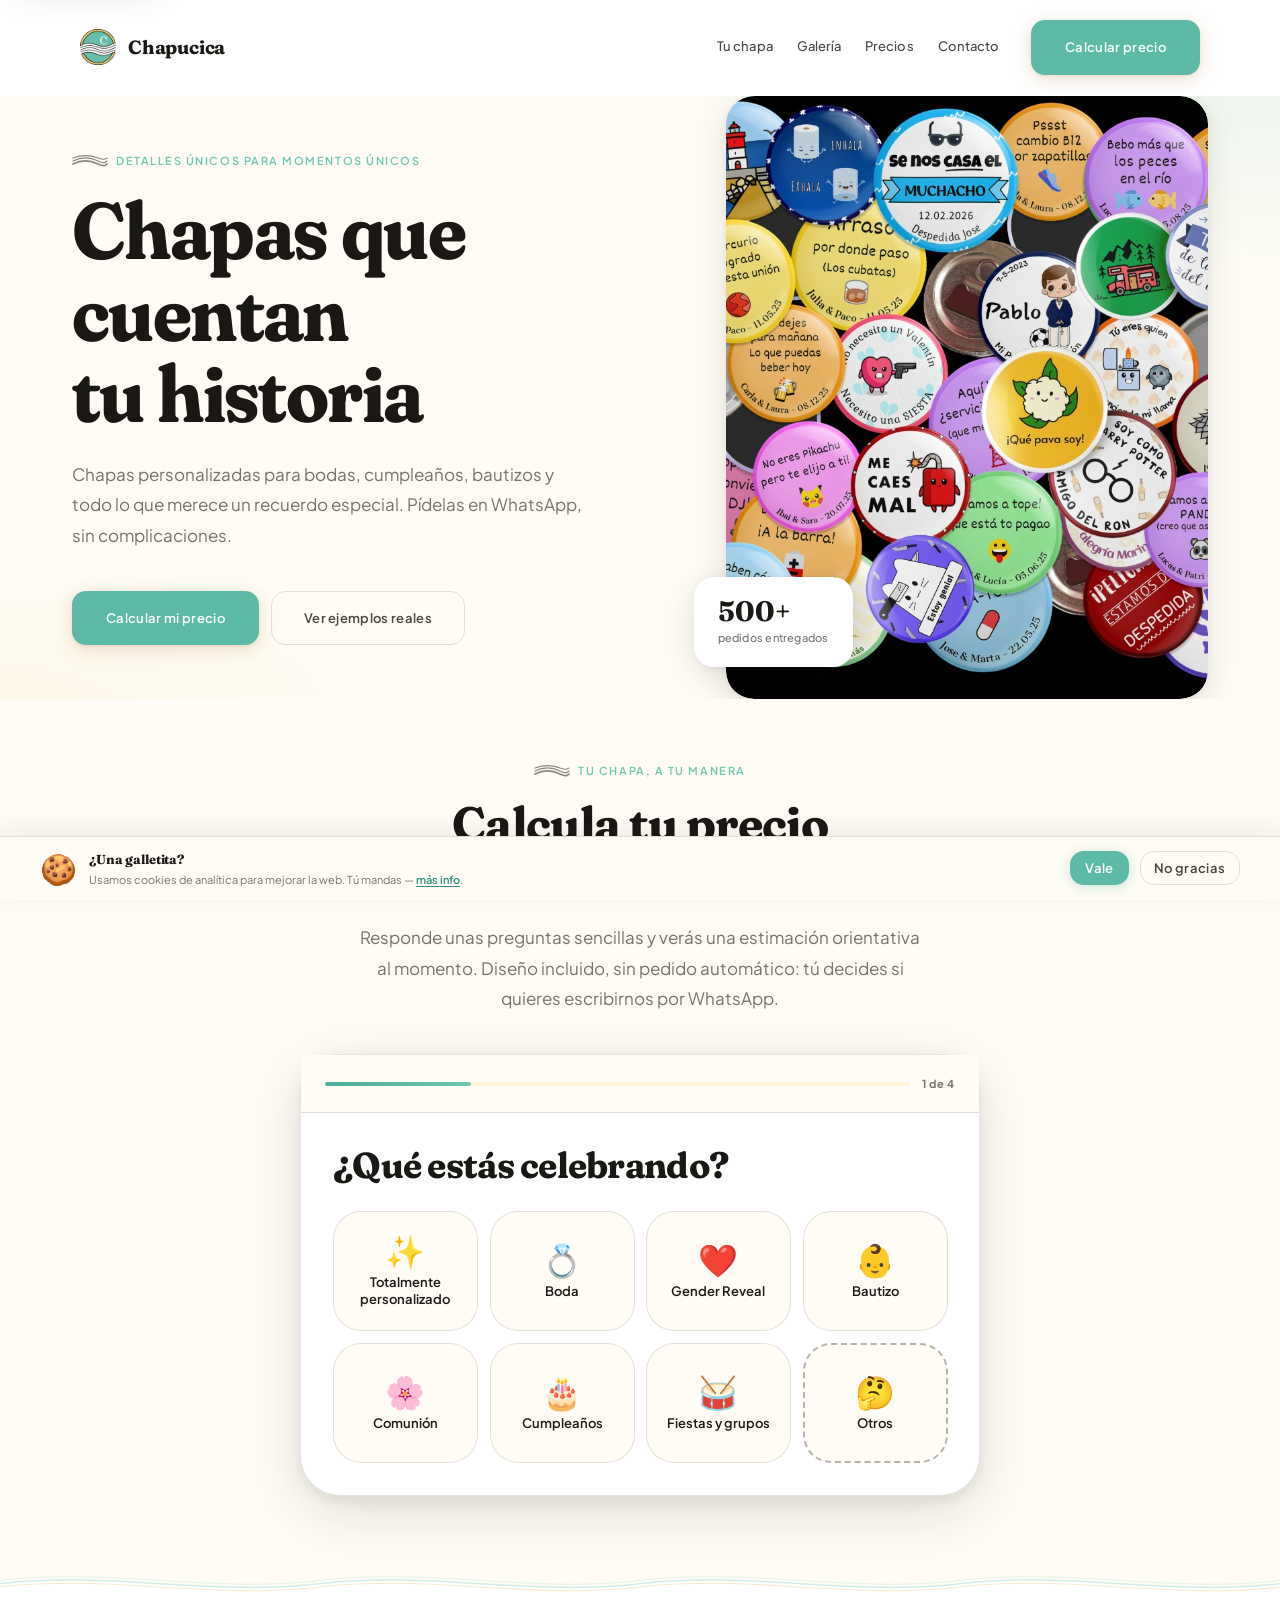
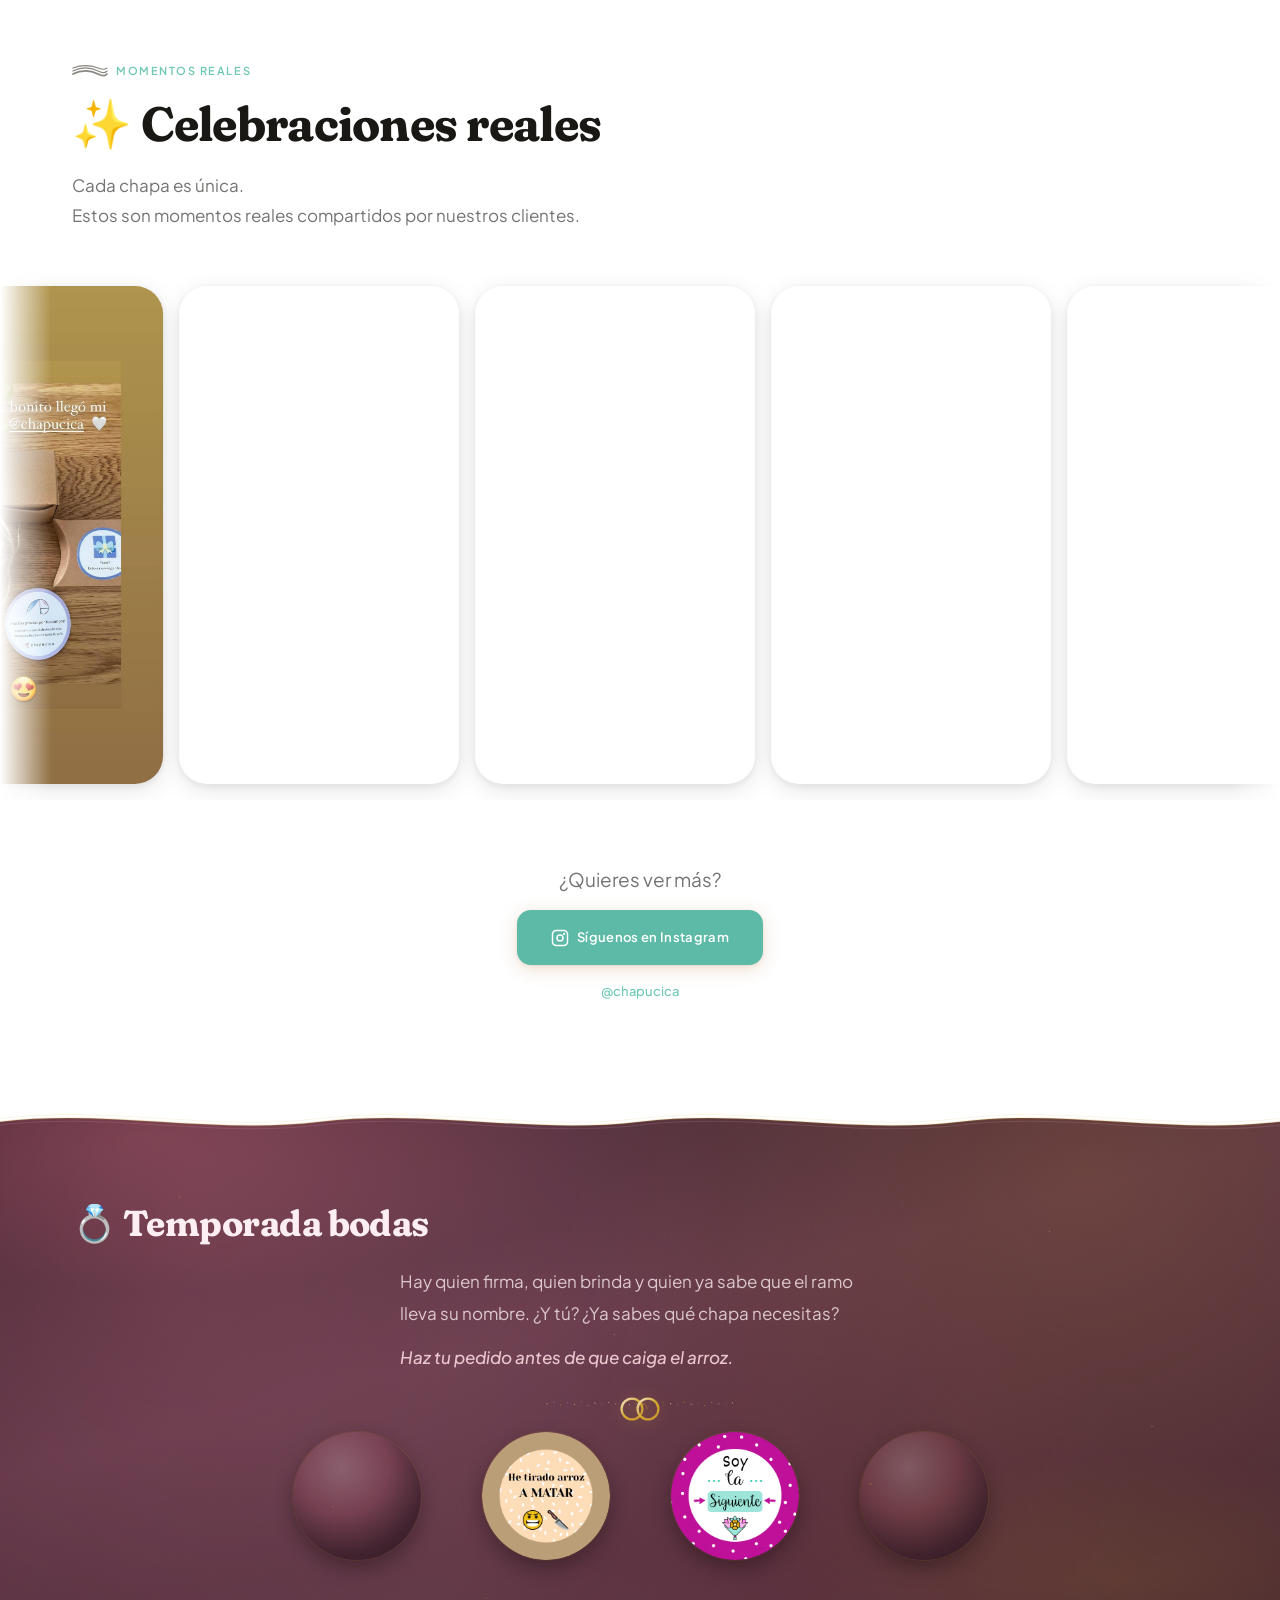
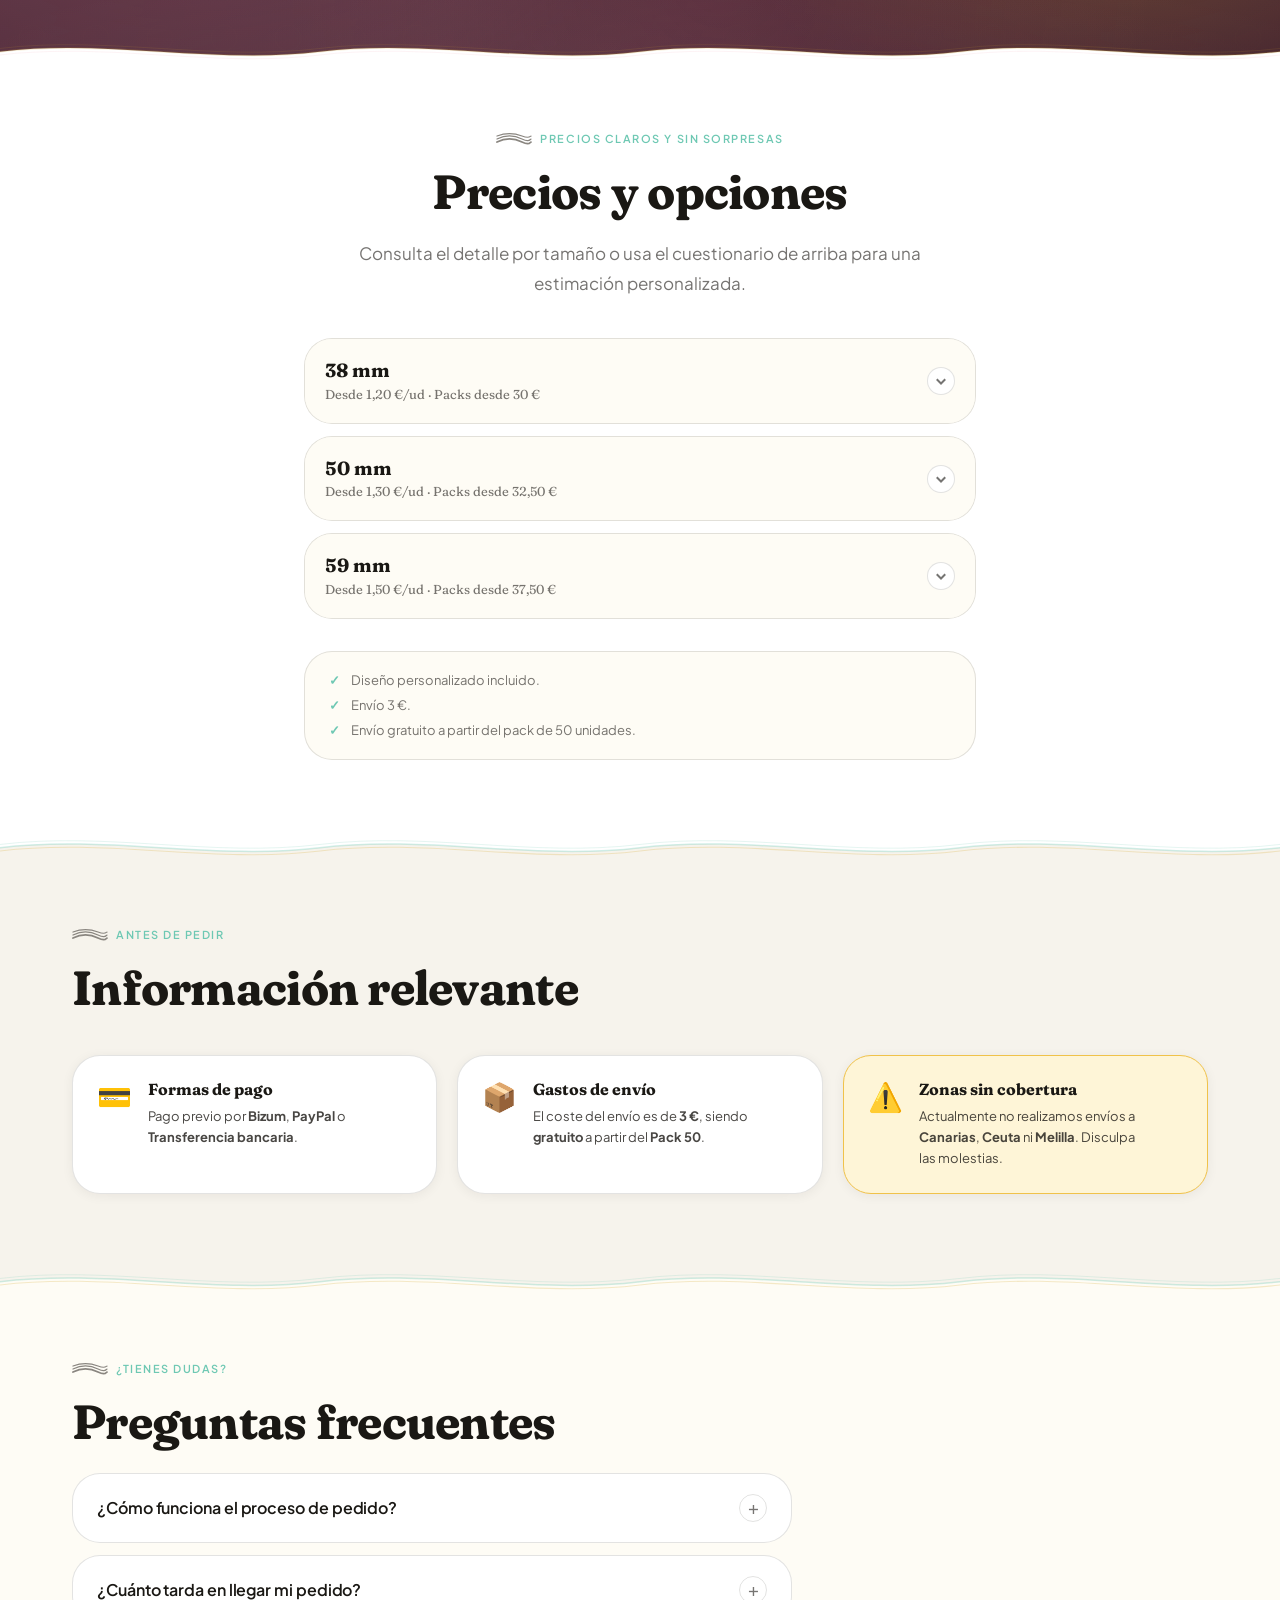
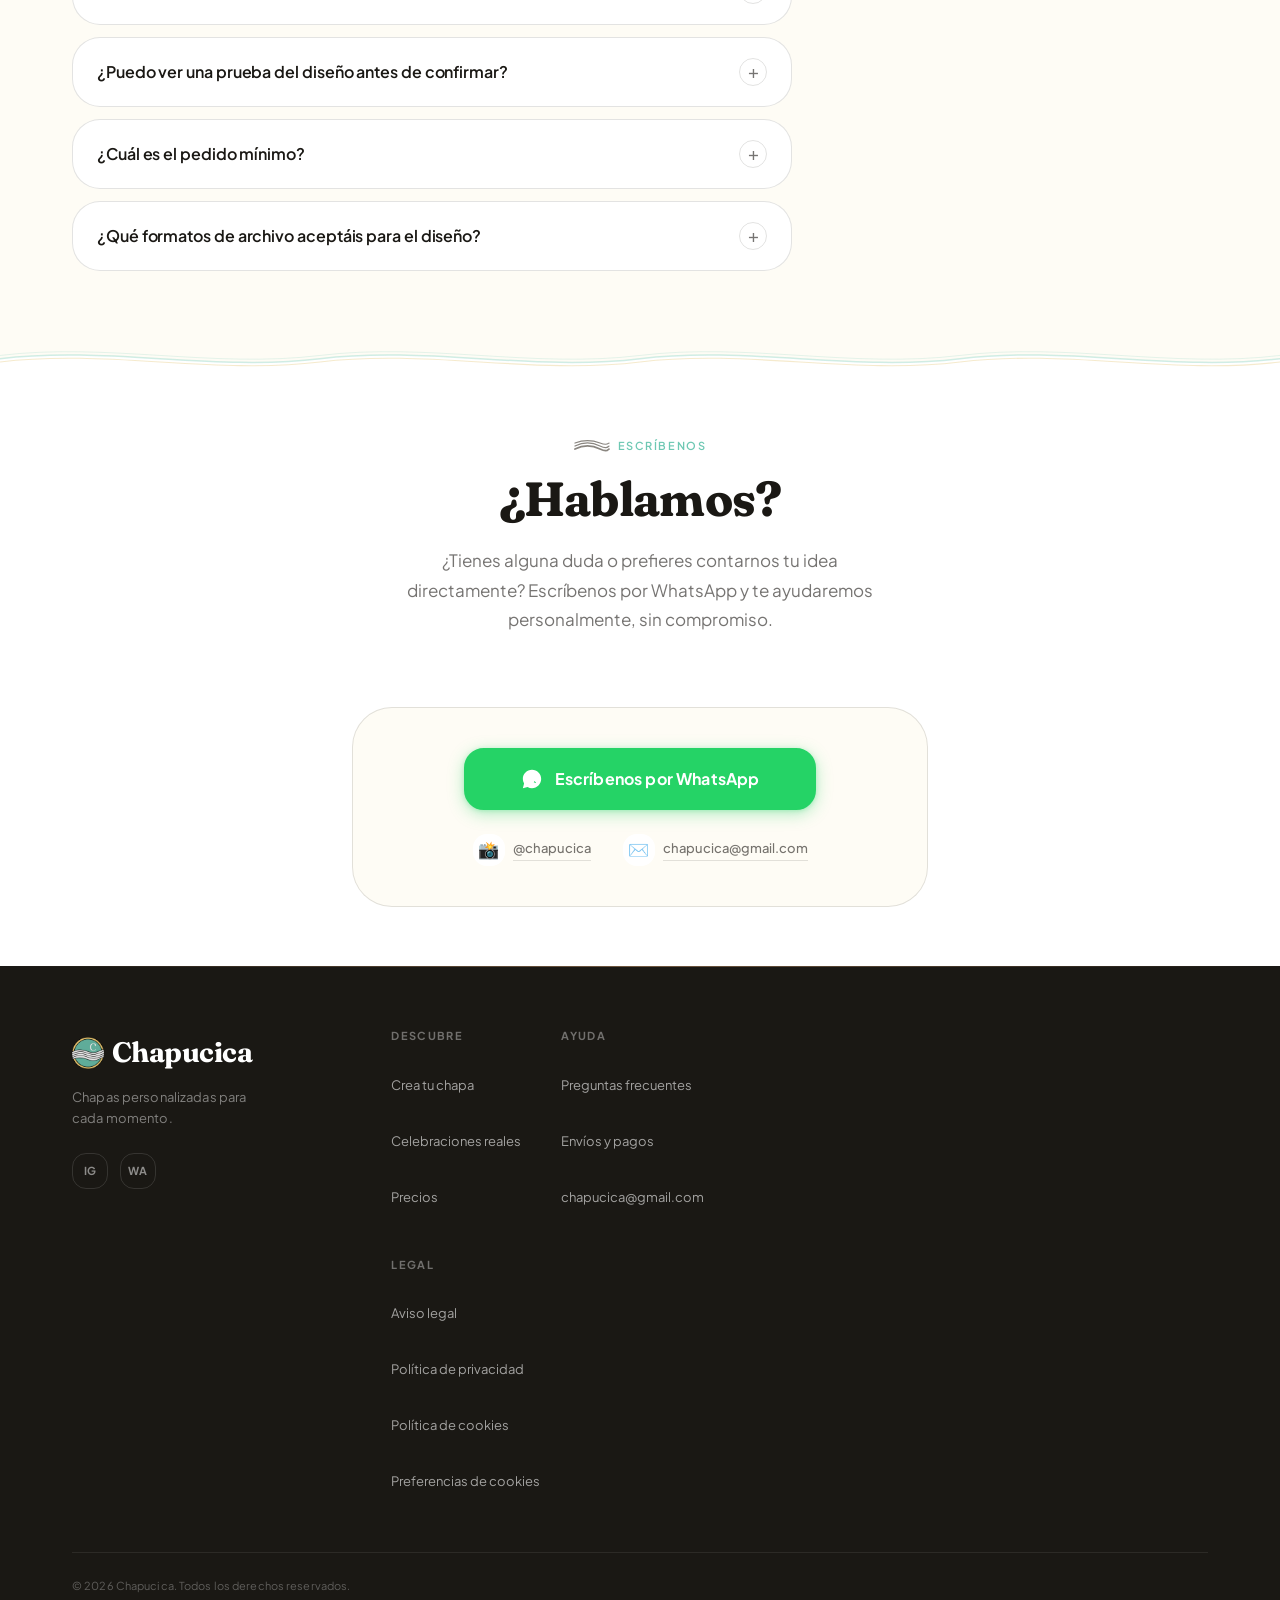
<file: index.html>
<!DOCTYPE html>
<html lang="es">
<head>
  <meta charset="UTF-8" />
  <meta name="viewport" content="width=device-width, initial-scale=1.0" />
  <meta name="referrer" content="strict-origin-when-cross-origin" />
  <meta name="description" content="Diseñamos chapas únicas para bodas, cumpleaños, grupos, empresas y mucho más. Cuéntanos tu idea y nosotros hacemos el resto." />
  <meta name="robots" content="index, follow" />
  <meta name="author" content="Chapucica" />
  <meta name="geo.region" content="ES-MU" />
  <meta name="geo.placename" content="Cartagena" />
  <title>Chapucica · Chapas personalizadas para cualquier ocasión</title>
  <link rel="canonical" href="https://chapucica.com/" />
  <link rel="alternate" hreflang="es" href="https://chapucica.com/" />
  <link rel="alternate" hreflang="x-default" href="https://chapucica.com/" />
  <link rel="icon" href="assets/logo.png" type="image/png" />
  <meta name="theme-color" content="#1a1410" />
  <meta property="og:type" content="website" />
  <meta property="og:locale" content="es_ES" />
  <meta property="og:site_name" content="Chapucica" />
  <meta property="og:title" content="Chapucica · Chapas personalizadas para cualquier ocasión" />
  <meta property="og:description" content="Diseñamos chapas únicas para bodas, cumpleaños, grupos, empresas y mucho más. Cuéntanos tu idea y nosotros hacemos el resto." />
  <meta property="og:url" content="https://chapucica.com/" />
  <meta property="og:image" content="https://chapucica.com/assets/hero.png" />
  <meta property="og:image:alt" content="Colección de chapas personalizadas para celebraciones" />
  <meta name="twitter:card" content="summary_large_image" />
  <meta name="twitter:title" content="Chapucica · Chapas personalizadas para cualquier ocasión" />
  <meta name="twitter:description" content="Diseñamos chapas únicas para bodas, cumpleaños, grupos, empresas y mucho más. Cuéntanos tu idea y nosotros hacemos el resto." />
  <meta name="twitter:image" content="https://chapucica.com/assets/hero.png" />
  <link rel="preconnect" href="https://fonts.googleapis.com" />
  <link rel="preconnect" href="https://fonts.gstatic.com" crossorigin />
  <link href="https://fonts.googleapis.com/css2?family=Fraunces:ital,opsz,wght@0,9..144,600;0,9..144,700;0,9..144,800;1,9..144,600&family=Plus+Jakarta+Sans:wght@400;500;600;700&display=swap" rel="stylesheet" />
  <link rel="stylesheet" href="style.css?v=55" />
  <link rel="stylesheet" href="seasonal/seasonal-themes.css?v=bodas-16" />
  <script src="cookie-consent.js" charset="UTF-8"></script>
  <script src="analytics.js" charset="UTF-8"></script>
  <script type="application/ld+json">
  {
    "@context": "https://schema.org",
    "@graph": [
      {
        "@type": "WebSite",
        "@id": "https://chapucica.com/#website",
        "url": "https://chapucica.com/",
        "name": "Chapucica",
        "description": "Chapas personalizadas para bodas, cumpleaños, bautizos y eventos en Cartagena y toda España.",
        "inLanguage": "es-ES",
        "publisher": { "@id": "https://chapucica.com/#business" }
      },
      {
        "@type": "LocalBusiness",
        "@id": "https://chapucica.com/#business",
        "name": "Chapucica",
        "description": "Diseño y fabricación de chapas personalizadas para bodas, cumpleaños, bautizos, eventos y grupos. Diseño incluido, envío a toda España peninsular.",
        "url": "https://chapucica.com/",
        "image": "https://chapucica.com/assets/hero.png",
        "logo": "https://chapucica.com/assets/logo.png",
        "email": "chapucica@gmail.com",
        "telephone": "+34623944601",
        "priceRange": "€",
        "address": {
          "@type": "PostalAddress",
          "streetAddress": "Calle San Antonio 5",
          "addressLocality": "Cartagena",
          "addressRegion": "Región de Murcia",
          "addressCountry": "ES"
        },
        "areaServed": [
          { "@type": "City", "name": "Cartagena" },
          { "@type": "AdministrativeArea", "name": "Región de Murcia" },
          { "@type": "Country", "name": "España" }
        ],
        "sameAs": [
          "https://www.instagram.com/chapucica/"
        ],
        "contactPoint": {
          "@type": "ContactPoint",
          "telephone": "+34623944601",
          "contactType": "customer service",
          "availableLanguage": "Spanish",
          "areaServed": "ES"
        }
      },
      {
        "@type": "FAQPage",
        "@id": "https://chapucica.com/#faq",
        "mainEntity": [
          {
            "@type": "Question",
            "name": "¿Cómo funciona el proceso de pedido?",
            "acceptedAnswer": {
              "@type": "Answer",
              "text": "Rellenas tu chapa con los detalles de tu pedido (ocasión, tamaño, acabado y cantidad) y te contactamos por WhatsApp en minutos con tu presupuesto personalizado."
            }
          },
          {
            "@type": "Question",
            "name": "¿Cuánto tarda en llegar mi pedido?",
            "acceptedAnswer": {
              "@type": "Answer",
              "text": "El plazo habitual es de 7 a 10 días hábiles desde la aprobación del diseño. Dependiendo del tipo de pedido podemos tardar hasta una semana en fabricar las chapas."
            }
          },
          {
            "@type": "Question",
            "name": "¿Puedo ver una prueba del diseño antes de confirmar?",
            "acceptedAnswer": {
              "@type": "Answer",
              "text": "Sí. Antes de imprimir te enviamos una prueba digital para que apruebes el diseño. El pedido no avanza hasta que tú das el visto bueno."
            }
          },
          {
            "@type": "Question",
            "name": "¿Cuál es el pedido mínimo?",
            "acceptedAnswer": {
              "@type": "Answer",
              "text": "El mínimo para envíos es de 25 unidades. A partir de ahí puedes pedir en packs de 25, 50, 100, 150, 200 o más."
            }
          },
          {
            "@type": "Question",
            "name": "¿Qué formatos de archivo aceptáis para el diseño?",
            "acceptedAnswer": {
              "@type": "Answer",
              "text": "Aceptamos PNG, JPG, PDF, SVG o AI. Si no tienes archivo, podemos diseñar la chapa desde cero. Para que el archivo no pierda calidad, preferimos que nos lo envíes a chapucica@gmail.com."
            }
          }
        ]
      }
    ]
  }
  </script>
</head>
<body>

  <!-- Skip navigation for keyboard users -->
  <a class="skip-link" href="#main-content">Ir al contenido</a>

  <!-- ============================================================
       HEADER / NAV
  ============================================================ -->
  <header class="site-header" id="site-header">
    <nav class="nav" aria-label="Navegación principal">
      <a class="nav__logo" href="/" aria-label="Chapucica inicio">
        <img src="assets/logo.png" alt="Chapucica" width="40" height="40" class="nav__logo-img" />
        <span class="nav__logo-text">Chapucica</span>
      </a>

      <button class="nav__toggle" id="nav-toggle" aria-controls="nav-menu" aria-expanded="false" aria-label="Abrir menú">
        <span class="nav__toggle-bar"></span>
        <span class="nav__toggle-bar"></span>
        <span class="nav__toggle-bar"></span>
      </button>

      <ul class="nav__menu" id="nav-menu" role="list">
        <li><a class="nav__link" href="#personalisation">Tu chapa</a></li>
        <li><a class="nav__link" href="#gallery">Galería</a></li>
        <li><a class="nav__link" href="#pricing">Precios</a></li>
        <li><a class="nav__link" href="#contact">Contacto</a></li>
      </ul>

      <a class="nav__cta btn btn--primary" href="#personalisation">Calcular precio</a>
    </nav>
  </header>


  <main id="main-content">

    <!-- ============================================================
         1. HERO
    ============================================================ -->
    <section class="hero" id="hero" aria-labelledby="hero-heading">
      <div class="hero__inner container">
        <div class="hero__content">
          <p class="hero__eyebrow">Detalles únicos para momentos únicos</p>
          <h1 class="hero__heading" id="hero-heading">
            Chapas que<br />cuentan<br />tu historia
          </h1>
          <p class="hero__subheading">
            Chapas personalizadas para bodas, cumpleaños, bautizos
            y todo lo que merece un recuerdo especial.
            Pídelas en WhatsApp, sin complicaciones.
          </p>
          <div class="hero__actions">
            <a class="btn btn--primary" href="#personalisation">Calcular mi precio</a>
            <a class="btn btn--secondary" href="#gallery">Ver ejemplos reales</a>
          </div>
        </div>

        <div class="hero__visual">
          <div class="hero__image-wrap">
            <img
              class="hero__image"
              src="assets/hero.png"
              alt="Colección de chapas personalizadas para bodas, cumpleaños y celebraciones"
              width="640"
              height="720"
              fetchpriority="high"
              decoding="async"
            />
          </div>
          <div class="hero__badge">
            <span class="hero__badge-number">500+</span>
            <span class="hero__badge-label">pedidos entregados</span>
          </div>
        </div>
      </div>

      <div class="hero__scroll-hint" aria-hidden="true">
        <span class="hero__scroll-icon"></span>
      </div>
    </section>


    <!-- ============================================================
         2. PERSONALISATION ASSISTANT
    ============================================================ -->
    <section class="assistant" id="personalisation" aria-labelledby="wizard-heading">
      <div class="container">
        <div class="wizard">

          <!-- Section header -->
          <header class="wizard__header">
            <p class="section-eyebrow">Tu chapa, a tu manera</p>
            <h2 class="section-heading" id="wizard-heading">Calcula tu precio al instante</h2>
            <p class="wizard__header-sub">Responde unas preguntas sencillas y verás una estimación orientativa al momento. Diseño incluido, sin pedido automático: tú decides si quieres escribirnos por WhatsApp.</p>
          </header>

          <!-- Card shell -->
          <div class="wizard__card" id="wizard-card">

            <!-- Top bar: back link + progress + counter -->
            <div class="wizard__topbar">
              <button
                class="wizard__back-link"
                id="wizard-back"
                type="button"
                hidden
                aria-label="Volver a la pregunta anterior"
              >
                <span class="wizard__back-link-icon" aria-hidden="true">←</span>
                Atrás
              </button>
              <div class="wizard__progress-wrap">
                <div
                  class="wizard__progress-track"
                  role="progressbar"
                  aria-valuemin="1"
                  aria-valuemax="4"
                  aria-valuenow="1"
                  aria-label="Progreso de preguntas"
                  id="wizard-progress-track"
                >
                  <div class="wizard__progress-fill" id="wizard-progress-fill"></div>
                </div>
              </div>
              <span class="wizard__step-counter" aria-live="polite">
                <span id="wizard-step-num">1</span>&thinsp;de&thinsp;4
              </span>
            </div>

            <!-- Steps viewport -->
            <div class="wizard__viewport" id="wizard-viewport">

              <!-- ── Step 1 · Occasion ── -->
              <div class="wizard__step wizard__step--active" id="wizard-step-1" data-step="1">
                <h3 class="wizard__question" tabindex="-1">¿Qué estás celebrando?</h3>
                <ul class="wizard__opts wizard__opts--grid" role="list">
                  <li>
                    <button class="wizard__opt" data-value="Totalmente personalizado" type="button">
                      <span class="wizard__opt-emoji" aria-hidden="true">✨</span>
                      <span class="wizard__opt-label">Totalmente personalizado</span>
                    </button>
                  </li>
                  <li>
                    <button class="wizard__opt" data-value="Boda" type="button">
                      <span class="wizard__opt-emoji" aria-hidden="true">💍</span>
                      <span class="wizard__opt-label">Boda</span>
                    </button>
                  </li>
                  <li>
                    <button class="wizard__opt" data-value="Gender Reveal" type="button">
                      <span class="wizard__opt-emoji" aria-hidden="true">❤️</span>
                      <span class="wizard__opt-label">Gender Reveal</span>
                    </button>
                  </li>
                  <li>
                    <button class="wizard__opt" data-value="Bautizo" type="button">
                      <span class="wizard__opt-emoji" aria-hidden="true">👶</span>
                      <span class="wizard__opt-label">Bautizo</span>
                    </button>
                  </li>
                  <li>
                    <button class="wizard__opt" data-value="Comunión" type="button">
                      <span class="wizard__opt-emoji" aria-hidden="true">🌸</span>
                      <span class="wizard__opt-label">Comunión</span>
                    </button>
                  </li>
                  <li>
                    <button class="wizard__opt" data-value="Cumpleaños" type="button">
                      <span class="wizard__opt-emoji" aria-hidden="true">🎂</span>
                      <span class="wizard__opt-label">Cumpleaños</span>
                    </button>
                  </li>
                  <li>
                    <button class="wizard__opt" data-value="Fiestas y grupos" type="button">
                      <span class="wizard__opt-emoji" aria-hidden="true">🥁</span>
                      <span class="wizard__opt-label">Fiestas y grupos</span>
                    </button>
                  </li>
                  <li>
                    <button class="wizard__opt wizard__opt--muted" data-value="Otros" type="button">
                      <span class="wizard__opt-emoji" aria-hidden="true">🤔</span>
                      <span class="wizard__opt-label">Otros</span>
                    </button>
                  </li>
                </ul>
              </div>

              <!-- ── Step 2 · Size + Finish (2.1 + 2.2) ── -->
              <div class="wizard__step" id="wizard-step-2" data-step="2" hidden>
                <div class="wizard__chapa-type">
                  <div class="wizard__chapa-part wizard__chapa-part--size">
                    <h3 class="wizard__subquestion" tabindex="-1">Elige tu tamaño</h3>
                    <ul class="wizard__opts wizard__opts--sizes" role="list">
                      <li>
                        <button class="wizard__opt wizard__opt--size" data-value="38mm" type="button">
                          <span class="wizard__size-ring" aria-hidden="true">
                            <span>38</span>
                          </span>
                          <span class="wizard__opt-label">38mm</span>
                          <span class="wizard__opt-note">Pequeña & poderosa</span>
                        </button>
                      </li>
                      <li>
                        <button class="wizard__opt wizard__opt--size" data-value="50mm" type="button">
                          <span class="wizard__size-ring" aria-hidden="true">
                            <span>50</span>
                          </span>
                          <span class="wizard__opt-label">50mm</span>
                          <span class="wizard__opt-note">Equilibrio perfecto</span>
                        </button>
                      </li>
                      <li>
                        <button class="wizard__opt wizard__opt--size" data-value="59mm" type="button">
                          <span class="wizard__size-ring" aria-hidden="true">
                            <span>59</span>
                          </span>
                          <span class="wizard__opt-label">59mm</span>
                          <span class="wizard__opt-note">Abre conversaciones</span>
                        </button>
                      </li>
                      <li>
                        <button class="wizard__opt wizard__opt--muted" data-value="Aún no lo sé" type="button">
                          <span class="wizard__opt-emoji" aria-hidden="true">🤔</span>
                          <span class="wizard__opt-label">Aún no lo sé</span>
                        </button>
                      </li>
                    </ul>
                  </div>

                  <div class="wizard__chapa-part wizard__chapa-part--finish" id="wizard-finish-panel" hidden>
                    <h3 class="wizard__subquestion" tabindex="-1">Elige tu acabado</h3>
                    <ul class="wizard__opts wizard__opts--grid wizard__opts--finish" role="list">
                      <li>
                        <button class="wizard__opt wizard__opt--finish" data-value="Imperdible" type="button">
                          <span class="wizard__opt-emoji" aria-hidden="true">📌</span>
                          <span class="wizard__opt-label">Imperdible</span>
                          <span class="wizard__opt-note">Clásico y versátil</span>
                        </button>
                      </li>
                      <li>
                        <button class="wizard__opt wizard__opt--finish" data-value="Imán" type="button">
                          <span class="wizard__opt-emoji" aria-hidden="true">🧲</span>
                          <span class="wizard__opt-label">Imán</span>
                          <span class="wizard__opt-note">Sin agujeros</span>
                        </button>
                      </li>
                      <li id="bottle-opener-option">
                        <button
                          class="wizard__opt wizard__opt--finish wizard__opt--disabled"
                          data-value="Abridor de botellas"
                          type="button"
                          disabled
                          aria-disabled="true"
                        >
                          <span class="wizard__opt-emoji" aria-hidden="true">🍾</span>
                          <span class="wizard__opt-label">Abridor de botellas</span>
                          <span class="wizard__opt-note">Solo con 59mm</span>
                        </button>
                      </li>
                      <li>
                        <button class="wizard__opt wizard__opt--finish wizard__opt--muted" data-value="Aún no lo sé" type="button">
                          <span class="wizard__opt-emoji" aria-hidden="true">🤔</span>
                          <span class="wizard__opt-label">Aún no lo sé</span>
                        </button>
                      </li>
                    </ul>
                  </div>
                </div>
              </div>

              <!-- ── Step 3 · Quantity ── -->
              <div class="wizard__step" id="wizard-step-3" data-step="3" hidden>
                <h3 class="wizard__question" tabindex="-1">¿Cuántas necesitas?</h3>
                <ul class="wizard__opts wizard__opts--quantities" role="list">
                  <li><button class="wizard__opt wizard__opt--qty" data-value="25" type="button">25</button></li>
                  <li><button class="wizard__opt wizard__opt--qty" data-value="50" type="button">50</button></li>
                  <li><button class="wizard__opt wizard__opt--qty" data-value="75" type="button">75</button></li>
                  <li><button class="wizard__opt wizard__opt--qty" data-value="100" type="button">100</button></li>
                  <li><button class="wizard__opt wizard__opt--qty" data-value="150" type="button">150</button></li>
                  <li><button class="wizard__opt wizard__opt--qty" data-value="200" type="button">200</button></li>
                  <li class="wizard__qty-custom-item">
                    <div
                      class="wizard__opt wizard__opt--qty wizard__opt--qty-custom"
                      id="wizard-qty-custom-card"
                      data-value="__custom__"
                      role="group"
                      aria-label="Otra cantidad"
                    >
                      <span class="wizard__opt-label wizard__opt-label--qty-custom">Otra cantidad</span>
                      <div class="wizard__qty-custom-field">
                        <input
                          class="wizard__qty-custom-input"
                          id="wizard-qty-input"
                          type="text"
                          inputmode="numeric"
                          pattern="[0-9]*"
                          autocomplete="off"
                          placeholder="Ej. 248"
                          aria-label="Introduce otra cantidad"
                        />
                        <button
                          class="wizard__qty-custom-confirm"
                          id="wizard-qty-confirm"
                          type="button"
                          aria-label="Continuar con esta cantidad"
                          disabled
                        >
                          <span aria-hidden="true">→</span>
                        </button>
                      </div>
                      <p class="wizard__qty-custom-error" id="wizard-qty-error" role="alert" hidden>
                        Introduce un número entero válido (mínimo 1).
                      </p>
                    </div>
                  </li>
                  <li class="wizard__qty-unsure-item">
                    <button class="wizard__opt wizard__opt--qty wizard__opt--muted" data-value="Aún no lo sé" type="button">
                      <span class="wizard__opt-emoji" aria-hidden="true">🤔</span>
                      <span class="wizard__opt-label">Aún no lo sé</span>
                    </button>
                  </li>
                </ul>
              </div>

              <!-- ── Step 4 · Design + summary ── -->
              <div class="wizard__step" id="wizard-step-4" data-step="4" hidden>
                <h3 class="wizard__question" tabindex="-1">¿Algo más que debamos saber?</h3>
                <ul class="wizard__opts wizard__opts--design wizard__opts--design-row" role="list">
                  <li>
                    <button class="wizard__opt wizard__opt--design-card wizard__opt--design-compact" data-value="Ya tengo el diseño" type="button">
                      <span class="wizard__opt-emoji" aria-hidden="true">💡</span>
                      <span class="wizard__opt-text">
                        <span class="wizard__opt-label">Ya tengo el diseño</span>
                        <span class="wizard__opt-note">Archivo o imagen lista para enviar.</span>
                      </span>
                    </button>
                  </li>
                  <li>
                    <button class="wizard__opt wizard__opt--design-card wizard__opt--design-compact" data-value="Tengo fotos o ideas" type="button">
                      <span class="wizard__opt-emoji" aria-hidden="true">📷</span>
                      <span class="wizard__opt-text">
                        <span class="wizard__opt-label">Tengo fotos o ideas</span>
                        <span class="wizard__opt-note">Referencias y preparáis el diseño.</span>
                      </span>
                    </button>
                  </li>
                  <li>
                    <button class="wizard__opt wizard__opt--design-card wizard__opt--design-compact" data-value="Empiezo desde cero" type="button">
                      <span class="wizard__opt-emoji" aria-hidden="true">🎨</span>
                      <span class="wizard__opt-text">
                        <span class="wizard__opt-label">Empiezo desde cero</span>
                        <span class="wizard__opt-note">Os cuento la idea y vosotras el resto.</span>
                      </span>
                    </button>
                  </li>
                </ul>
              </div>

            </div>
            <!-- /viewport -->

            <div class="wizard__card-bottom">
              <div class="wizard__price-slot" id="wizard-price-slot" hidden>
                <div class="wizard__price" id="wizard-price" aria-live="polite"></div>
              </div>

              <div class="wizard__footer" id="wizard-footer" hidden>
              <a
                class="wizard__wa-btn btn btn--primary"
                id="wizard-wa"
                href="#"
                target="_blank"
                rel="noopener noreferrer"
                aria-label="Continuar pedido en WhatsApp — el mensaje no se envía hasta que tú lo confirmes"
                hidden
              >
                <svg width="20" height="20" viewBox="0 0 32 32" fill="none" aria-hidden="true">
                  <path fill="currentColor" d="M16 2.667C8.636 2.667 2.667 8.636 2.667 16c0 2.333.627 4.62 1.82 6.627L2.667 29.333l6.9-1.8A13.253 13.253 0 0016 29.333c7.364 0 13.333-5.97 13.333-13.333S23.364 2.667 16 2.667zm5.787 18.787c-.32.16-.613.24-.8.24-.293 0-.613-.08-.88-.267l-3.467-2.24a.96.96 0 00-.8-.08l-1.467.48c-.507.16-1.04-.027-1.333-.453l-2.24-3.147a1 1 0 01.133-1.307l1.12-1.013c.267-.24.347-.64.187-.96L11 9.333a.987.987 0 00-1.2-.507l-.987.347C8.12 9.44 7.573 10.08 7.36 10.853c-.507 1.787.293 4.08 2.08 6.16 1.787 2.107 4.16 3.68 6.24 4.187.693.16 1.44.08 2.133-.24.8-.373 1.493-1.04 1.787-1.787l.293-.72c.187-.48-.08-1.013-.56-1.147l-.947-.267.027.027z"/>
                </svg>
                Continuar pedido en WhatsApp
              </a>
            </div>

            <p class="wizard__privacy-note" id="wizard-privacy-note" hidden>
              Al continuar, se abrirá WhatsApp con la información seleccionada. El mensaje no se enviará hasta que tú lo confirmes.
              Consulta cómo tratamos tus datos en nuestra <a href="privacidad.html">Política de privacidad</a>.
            </p>
            </div>

          </div>
          <!-- /wizard__card -->

        </div>
        <!-- /wizard -->
      </div>
    </section>

    <div class="section-wave section-wave--cream-white" aria-hidden="true">
      <svg viewBox="0 0 1440 54" preserveAspectRatio="none" xmlns="http://www.w3.org/2000/svg" aria-hidden="true">
        <path class="section-wave__surface" d="M0,34 C120,18 240,50 360,34 C480,18 600,50 720,34 C840,18 960,50 1080,34 C1200,18 1320,50 1440,34 L1440,54 L0,54 Z"/>
        <path class="section-wave__stroke section-wave__stroke--1" d="M0,34 C120,18 240,50 360,34 C480,18 600,50 720,34 C840,18 960,50 1080,34 C1200,18 1320,50 1440,34" fill="none"/>
        <path class="section-wave__stroke section-wave__stroke--2" d="M0,38 C120,22 240,54 360,38 C480,22 600,54 720,38 C840,22 960,54 1080,38 C1200,22 1320,54 1440,38" fill="none"/>
        <path class="section-wave__stroke section-wave__stroke--3" d="M0,30 C120,14 240,46 360,30 C480,14 600,46 720,30 C840,14 960,46 1080,30 C1200,14 1320,46 1440,30" fill="none"/>
      </svg>
    </div>


    <!-- Ocasiones section removed — replaced by wizard in step 2 -->


    <!-- ============================================================
         4. CELEBRACIONES REALES — Infinite carousel
         Photos live in HTML (discoverable). Videos come from
         assets/moments/manifest.json via initMomentsCarousel().
         To add a new photo: add the <li> here AND the file in moments/.
         To add a video: copy the file → run generate-manifest.py
    ============================================================ -->
    <section class="gallery moments" id="gallery" aria-labelledby="gallery-heading">
      <div class="container">
        <header class="section-header">
          <p class="section-eyebrow">Momentos reales</p>
          <h2 class="section-heading" id="gallery-heading">✨ Celebraciones reales</h2>
          <p class="section-subheading">
            Cada chapa es única.<br />
            Estos son momentos reales compartidos por nuestros clientes.
          </p>
        </header>
      </div>

      <!-- Full-width carousel — intentionally breaks out of container -->
      <div class="moments-carousel" id="moments-carousel" role="region" tabindex="0" aria-label="Celebraciones reales. Arrastra, desliza horizontalmente o usa las flechas del teclado para navegar.">
        <ul class="moments-track" id="moments-track" role="list" aria-live="off">
          <li class="moment-card">
            <img
              src="assets/moments/IMG_20260713_112839_900.jpg"
              alt="Pedido de Chapucica empaquetado en cajas kraft con tarjeta de agradecimiento"
              width="1080"
              height="1920"
              loading="lazy"
              decoding="async"
            />
          </li>
          <li class="moment-card">
            <img
              src="assets/moments/IMG_20260713_112844_110.jpg"
              alt="Chapas para boda con ilustración de guardia real y el texto God save the Groom"
              width="1080"
              height="1920"
              loading="lazy"
              decoding="async"
            />
          </li>
          <li class="moment-card">
            <img
              src="assets/moments/IMG_20260713_112854_177.jpg"
              alt="Chapas personalizadas con nombre y gafas para el equipo de un centro óptico"
              width="1080"
              height="1920"
              loading="lazy"
              decoding="async"
            />
          </li>
          <li class="moment-card">
            <img
              src="assets/moments/IMG_20260713_112915_124.jpg"
              alt="Chapas azules personalizadas con el logo de Sibaritas Murcianos"
              width="1080"
              height="1920"
              loading="lazy"
              decoding="async"
            />
          </li>
          <li class="moment-card">
            <img
              src="assets/moments/IMG_20260713_112920_770.jpg"
              alt="Chapa personalizada con un faro junto a una cerveza en la playa"
              width="1080"
              height="1920"
              loading="lazy"
              decoding="async"
            />
          </li>
          <li class="moment-card">
            <img
              src="assets/moments/IMG_20260713_113018_038.jpg"
              alt="Chapa personalizada de autocaravana colgada del retrovisor del coche"
              width="1080"
              height="1920"
              loading="lazy"
              decoding="async"
            />
          </li>
          <li class="moment-card">
            <img
              src="assets/moments/IMG_20260713_113039_823.jpg"
              alt="Chapas personalizadas con diseños de humor en un cordón de evento universitario"
              width="1080"
              height="1920"
              loading="lazy"
              decoding="async"
            />
          </li>
          <li class="moment-card">
            <img
              src="assets/moments/IMG_20260713_113112_962.jpg"
              alt="Chapas personalizadas con frases e ilustraciones de humor"
              width="1080"
              height="1920"
              loading="lazy"
              decoding="async"
            />
          </li>
          <li class="moment-card">
            <img
              src="assets/moments/IMG_20260713_113217_937.jpg"
              alt="Chapas solidarias con el lema El pueblo no olvida"
              width="1080"
              height="1920"
              loading="lazy"
              decoding="async"
            />
          </li>
          <li class="moment-card">
            <img
              src="assets/moments/IMG_20260713_113220_618.jpg"
              alt="Chapas solidarias El pueblo no olvida sobre tela floral"
              width="1080"
              height="1920"
              loading="lazy"
              decoding="async"
            />
          </li>
          <li class="moment-card">
            <img
              src="assets/moments/IMG_20260713_113233_941.jpg"
              alt="Abridor personalizado con rosa de los vientos y el texto Legio Universitas Carthago Nova"
              width="1080"
              height="1920"
              loading="lazy"
              decoding="async"
            />
          </li>
          <li class="moment-card">
            <img
              src="assets/moments/IMG_20260713_113242_979.jpg"
              alt="Chapas para boda Amiga de la novia y Mi persona amarilla en la mesa de invitados"
              width="1080"
              height="1920"
              loading="lazy"
              decoding="async"
            />
          </li>
        </ul>
      </div>

      <div class="container">
        <div class="moments-cta">
          <p class="moments-cta__text">¿Quieres ver más?</p>
          <a
            class="btn btn--primary moments-cta__btn"
            href="https://www.instagram.com/chapucica/?hl=es"
            target="_blank"
            rel="noopener noreferrer"
            aria-label="Visitar el perfil de Chapucica en Instagram"
          >
            <svg width="18" height="18" viewBox="0 0 24 24" fill="none" stroke="currentColor" stroke-width="2" stroke-linecap="round" stroke-linejoin="round" aria-hidden="true" focusable="false">
              <rect x="2" y="2" width="20" height="20" rx="5" ry="5"/>
              <circle cx="12" cy="12" r="4"/>
              <circle cx="17.5" cy="6.5" r="1.5" fill="currentColor" stroke="none"/>
            </svg>
            Síguenos en Instagram
          </a>
          <p class="moments-cta__handle">
            <a href="https://www.instagram.com/chapucica/?hl=es" target="_blank" rel="noopener noreferrer">@chapucica</a>
          </p>
        </div>
      </div>

    </section>

    <!-- ============================================================
         SPOTLIGHT — Temporada de bodas (zona + ondas como máscara)
    ============================================================ -->
    <div class="bodas-zone">
      <div class="spotlight__texture" aria-hidden="true"></div>
      <div class="spotlight__atmosphere bodas-atmosphere" aria-hidden="true">
        <div class="bodas-ambience"></div>
        <div class="bodas-haze"></div>
        <div class="bodas-sparkle"></div>
        <div class="bodas-rice-shower bodas-rice-shower--full">
          <span class="bodas-faller bodas-faller--rice bodas-faller--s"><svg viewBox="0 0 8 16" aria-hidden="true"><ellipse cx="4" cy="8" rx="2.4" ry="6.8" fill="currentColor"/></svg></span>
          <span class="bodas-faller bodas-faller--petal"><svg viewBox="0 0 16 16" aria-hidden="true"><path d="M8 1.5c1.8 2.2 4.8 4 4.8 8.8-2.2-.7-3.6-.4-4.8-.4s-2.6-.3-4.8.4C3.2 5.5 6.2 3.7 8 1.5z" fill="currentColor"/></svg></span>
          <span class="bodas-faller bodas-faller--rice"><svg viewBox="0 0 8 16" aria-hidden="true"><ellipse cx="4" cy="8" rx="2.4" ry="6.8" fill="currentColor"/></svg></span>
          <span class="bodas-faller bodas-faller--petal bodas-faller--gold"><svg viewBox="0 0 16 16" aria-hidden="true"><path d="M8 2c1.5 2 3.8 3.5 3.8 7.2-1.6-.6-2.8-.3-3.8-.3s-2.2-.3-3.8.3C3.2 5.5 6.5 4 8 2z" fill="currentColor"/></svg></span>
          <span class="bodas-faller bodas-faller--rice bodas-faller--l"><svg viewBox="0 0 8 16" aria-hidden="true"><ellipse cx="4" cy="8" rx="2.4" ry="6.8" fill="currentColor"/></svg></span>
          <span class="bodas-faller bodas-faller--rice bodas-faller--s"><svg viewBox="0 0 8 16" aria-hidden="true"><ellipse cx="4" cy="8" rx="2.4" ry="6.8" fill="currentColor"/></svg></span>
          <span class="bodas-faller bodas-faller--petal bodas-faller--blush"><svg viewBox="0 0 16 16" aria-hidden="true"><path d="M8 1.5c1.8 2.2 4.8 4 4.8 8.8-2.2-.7-3.6-.4-4.8-.4s-2.6-.3-4.8.4C3.2 5.5 6.2 3.7 8 1.5z" fill="currentColor"/></svg></span>
          <span class="bodas-faller bodas-faller--rice"><svg viewBox="0 0 8 16" aria-hidden="true"><ellipse cx="4" cy="8" rx="2.4" ry="6.8" fill="currentColor"/></svg></span>
          <span class="bodas-faller bodas-faller--rice bodas-faller--s"><svg viewBox="0 0 8 16" aria-hidden="true"><ellipse cx="4" cy="8" rx="2.4" ry="6.8" fill="currentColor"/></svg></span>
          <span class="bodas-faller bodas-faller--petal"><svg viewBox="0 0 16 16" aria-hidden="true"><path d="M8 2c1.5 2 3.8 3.5 3.8 7.2-1.6-.6-2.8-.3-3.8-.3s-2.2-.3-3.8.3C3.2 5.5 6.5 4 8 2z" fill="currentColor"/></svg></span>
          <span class="bodas-faller bodas-faller--rice bodas-faller--l"><svg viewBox="0 0 8 16" aria-hidden="true"><ellipse cx="4" cy="8" rx="2.4" ry="6.8" fill="currentColor"/></svg></span>
          <span class="bodas-faller bodas-faller--rice"><svg viewBox="0 0 8 16" aria-hidden="true"><ellipse cx="4" cy="8" rx="2.4" ry="6.8" fill="currentColor"/></svg></span>
          <span class="bodas-faller bodas-faller--petal bodas-faller--gold"><svg viewBox="0 0 16 16" aria-hidden="true"><path d="M8 1.5c1.8 2.2 4.8 4 4.8 8.8-2.2-.7-3.6-.4-4.8-.4s-2.6-.3-4.8.4C3.2 5.5 6.2 3.7 8 1.5z" fill="currentColor"/></svg></span>
          <span class="bodas-faller bodas-faller--rice bodas-faller--s"><svg viewBox="0 0 8 16" aria-hidden="true"><ellipse cx="4" cy="8" rx="2.4" ry="6.8" fill="currentColor"/></svg></span>
          <span class="bodas-faller bodas-faller--rice"><svg viewBox="0 0 8 16" aria-hidden="true"><ellipse cx="4" cy="8" rx="2.4" ry="6.8" fill="currentColor"/></svg></span>
          <span class="bodas-faller bodas-faller--petal bodas-faller--blush"><svg viewBox="0 0 16 16" aria-hidden="true"><path d="M8 2c1.5 2 3.8 3.5 3.8 7.2-1.6-.6-2.8-.3-3.8-.3s-2.2-.3-3.8.3C3.2 5.5 6.5 4 8 2z" fill="currentColor"/></svg></span>
          <span class="bodas-faller bodas-faller--rice bodas-faller--l"><svg viewBox="0 0 8 16" aria-hidden="true"><ellipse cx="4" cy="8" rx="2.4" ry="6.8" fill="currentColor"/></svg></span>
          <span class="bodas-faller bodas-faller--rice bodas-faller--s"><svg viewBox="0 0 8 16" aria-hidden="true"><ellipse cx="4" cy="8" rx="2.4" ry="6.8" fill="currentColor"/></svg></span>
          <span class="bodas-faller bodas-faller--petal"><svg viewBox="0 0 16 16" aria-hidden="true"><path d="M8 1.5c1.8 2.2 4.8 4 4.8 8.8-2.2-.7-3.6-.4-4.8-.4s-2.6-.3-4.8.4C3.2 5.5 6.2 3.7 8 1.5z" fill="currentColor"/></svg></span>
          <span class="bodas-faller bodas-faller--rice"><svg viewBox="0 0 8 16" aria-hidden="true"><ellipse cx="4" cy="8" rx="2.4" ry="6.8" fill="currentColor"/></svg></span>
        </div>
      </div>

      <!-- Wave: gallery (white) → seasonal bodas -->
      <div class="section-wave section-wave--into-bodas" aria-hidden="true">
        <svg viewBox="0 0 1440 54" preserveAspectRatio="none" xmlns="http://www.w3.org/2000/svg" aria-hidden="true">
          <path class="section-wave__cap" d="M0,34 C120,18 240,50 360,34 C480,18 600,50 720,34 C840,18 960,50 1080,34 C1200,18 1320,50 1440,34 L1440,0 L0,0 Z"/>
          <path class="section-wave__surface" d="M0,34 C120,18 240,50 360,34 C480,18 600,50 720,34 C840,18 960,50 1080,34 C1200,18 1320,50 1440,34 L1440,54 L0,54 Z"/>
          <path class="section-wave__stroke section-wave__stroke--1" d="M0,34 C120,18 240,50 360,34 C480,18 600,50 720,34 C840,18 960,50 1080,34 C1200,18 1320,50 1440,34" fill="none"/>
          <path class="section-wave__stroke section-wave__stroke--2" d="M0,38 C120,22 240,54 360,38 C480,22 600,54 720,38 C840,22 960,54 1080,38 C1200,22 1320,54 1440,38" fill="none"/>
          <path class="section-wave__stroke section-wave__stroke--3" d="M0,30 C120,14 240,46 360,30 C480,14 600,46 720,30 C840,14 960,46 1080,30 C1200,14 1320,46 1440,30" fill="none"/>
        </svg>
      </div>

      <section
        class="spotlight spotlight--bodas"
        id="spotlight"
        data-campaign="bodas"
        aria-labelledby="spotlight-heading"
      >
      <div class="container spotlight__inner">
        <header class="spotlight__header section-header">
          <h2 class="spotlight__heading" id="spotlight-heading">💍 Temporada bodas</h2>
          <div class="spotlight__body">
            <p class="spotlight__text">
              Hay quien firma, quien brinda y quien ya sabe que el ramo lleva su nombre. ¿Y tú? ¿Ya sabes qué chapa necesitas?
            </p>
            <p class="spotlight__text spotlight__text--accent">Haz tu pedido antes de que caiga el arroz.</p>
          </div>
        </header>

        <div class="spotlight__scene spotlight__scene--celebration" aria-hidden="true">
          <div class="bodas-scene">
            <svg class="bodas-scene__trail" viewBox="0 0 400 44" preserveAspectRatio="xMidYMid meet" focusable="false" aria-hidden="true">
              <circle cx="10" cy="22" r="1.4" fill="#e8c878"/>
              <circle cx="24" cy="19" r="1" fill="#f5e6c8"/>
              <circle cx="38" cy="24" r="1.2" fill="#d4a730"/>
              <circle cx="52" cy="20" r="0.9" fill="#f5e6c8"/>
              <circle cx="66" cy="23" r="1.3" fill="#e8c878"/>
              <circle cx="80" cy="18" r="1.1" fill="#d4a730"/>
              <circle cx="94" cy="25" r="1" fill="#f5e6c8"/>
              <circle cx="108" cy="21" r="1.4" fill="#e8c878"/>
              <circle cx="122" cy="24" r="0.95" fill="#d4a730"/>
              <circle cx="136" cy="19" r="1.15" fill="#f5e6c8"/>
              <circle cx="150" cy="22" r="1.25" fill="#e8c878"/>
              <circle cx="164" cy="20" r="1" fill="#d4a730"/>
              <circle cx="178" cy="24" r="1.3" fill="#f5e6c8"/>
              <circle cx="192" cy="21" r="1.1" fill="#e8c878"/>
              <circle cx="206" cy="23" r="1.35" fill="#d4a730"/>
              <circle cx="220" cy="19" r="0.9" fill="#f5e6c8"/>
              <circle cx="234" cy="25" r="1.2" fill="#e8c878"/>
              <circle cx="248" cy="20" r="1.05" fill="#d4a730"/>
              <circle cx="262" cy="22" r="1.4" fill="#f5e6c8"/>
              <circle cx="276" cy="24" r="1" fill="#e8c878"/>
              <circle cx="290" cy="18" r="1.15" fill="#d4a730"/>
              <circle cx="304" cy="23" r="1.25" fill="#f5e6c8"/>
              <circle cx="318" cy="21" r="0.95" fill="#e8c878"/>
              <circle cx="332" cy="25" r="1.3" fill="#d4a730"/>
              <circle cx="346" cy="19" r="1.1" fill="#f5e6c8"/>
              <circle cx="360" cy="22" r="1.2" fill="#e8c878"/>
              <circle cx="374" cy="24" r="1" fill="#d4a730"/>
              <circle cx="388" cy="20" r="1.35" fill="#f5e6c8"/>
            </svg>

            <div class="bodas-scene__emblem">
              <svg viewBox="0 0 64 40" width="100%" height="100%" focusable="false" aria-hidden="true">
                <defs>
                  <linearGradient id="bodasRingGrad" x1="0%" y1="0%" x2="100%" y2="100%">
                    <stop offset="0%" stop-color="#f5e6c8"/>
                    <stop offset="50%" stop-color="#d4a730"/>
                    <stop offset="100%" stop-color="#c9952e"/>
                  </linearGradient>
                </defs>
                <circle cx="22" cy="20" r="13" fill="none" stroke="url(#bodasRingGrad)" stroke-width="2.8"/>
                <circle cx="42" cy="20" r="13" fill="none" stroke="url(#bodasRingGrad)" stroke-width="2.8"/>
                <path d="M29 20c0-4 2.5-7 6-7s6 3 6 7" fill="none" stroke="rgba(212,167,48,0.35)" stroke-width="1.2"/>
              </svg>
            </div>

          </div>
        </div>

        <ul class="spotlight__products" role="list">
          <li class="spotlight-card">
            <article class="spotlight-card__inner">
              <div class="spotlight-card__media">
                <img
                  class="spotlight-card__image"
                  src="assets/spotlight/bodas-01.png"
                  alt="Chapa personalizada Apoyo incondicional de los novios"
                  width="728"
                  height="728"
                  loading="lazy"
                  decoding="async"
                />
              </div>
            </article>
          </li>
          <li class="spotlight-card">
            <article class="spotlight-card__inner">
              <div class="spotlight-card__media">
                <img
                  class="spotlight-card__image"
                  src="assets/spotlight/bodas-02.png"
                  alt="Chapa personalizada He tirado arroz a matar"
                  width="728"
                  height="728"
                  loading="lazy"
                  decoding="async"
                />
              </div>
            </article>
          </li>
          <li class="spotlight-card">
            <article class="spotlight-card__inner">
              <div class="spotlight-card__media">
                <img
                  class="spotlight-card__image"
                  src="assets/spotlight/bodas-03.png"
                  alt="Chapa personalizada Soy la siguiente"
                  width="728"
                  height="728"
                  loading="lazy"
                  decoding="async"
                />
              </div>
            </article>
          </li>
          <li class="spotlight-card">
            <article class="spotlight-card__inner">
              <div class="spotlight-card__media">
                <img
                  class="spotlight-card__image"
                  src="assets/spotlight/bodas-04.png"
                  alt="Chapa personalizada He firmado, testigo de la boda"
                  width="546"
                  height="546"
                  loading="lazy"
                  decoding="async"
                />
              </div>
            </article>
          </li>
        </ul>
      </div>
      </section>

      <!-- Wave: seasonal bodas → pricing (white) -->
      <div class="section-wave section-wave--from-bodas" aria-hidden="true">
        <svg viewBox="0 0 1440 54" preserveAspectRatio="none" xmlns="http://www.w3.org/2000/svg" aria-hidden="true">
          <path class="section-wave__surface" d="M0,34 C120,18 240,50 360,34 C480,18 600,50 720,34 C840,18 960,50 1080,34 C1200,18 1320,50 1440,34 L1440,54 L0,54 Z"/>
          <path class="section-wave__stroke section-wave__stroke--1" d="M0,34 C120,18 240,50 360,34 C480,18 600,50 720,34 C840,18 960,50 1080,34 C1200,18 1320,50 1440,34" fill="none"/>
          <path class="section-wave__stroke section-wave__stroke--2" d="M0,38 C120,22 240,54 360,38 C480,22 600,54 720,38 C840,22 960,54 1080,38 C1200,22 1320,54 1440,38" fill="none"/>
          <path class="section-wave__stroke section-wave__stroke--3" d="M0,30 C120,14 240,46 360,30 C480,14 600,46 720,30 C840,14 960,46 1080,30 C1200,14 1320,46 1440,30" fill="none"/>
        </svg>
      </div>
    </div>


    <!-- ============================================================
         5. PRICES & OPTIONS
    ============================================================ -->
    <section class="pricing" id="pricing" aria-labelledby="pricing-heading">
      <div class="container">
        <header class="section-header">
          <p class="section-eyebrow">Precios claros y sin sorpresas</p>
          <h2 class="section-heading" id="pricing-heading">Precios y opciones</h2>
          <p class="section-subheading">
            Consulta el detalle por tamaño o usa el cuestionario de arriba para una estimación personalizada.
          </p>
        </header>

        <div class="pricing-accordion-wrap" role="region" aria-label="Tabla de precios">
          <ul class="pricing-accordion" id="pricing-accordion">

            <li class="pricing-accordion__item">
              <h3 class="pricing-accordion__heading">
                <button
                  type="button"
                  class="pricing-accordion__trigger"
                  id="pricing-trigger-38"
                  aria-expanded="false"
                  aria-controls="pricing-panel-38"
                >
                  <span class="pricing-accordion__trigger-text">
                    <span class="pricing-accordion__title">38 mm</span>
                    <span class="pricing-accordion__summary">Desde 1,20&nbsp;€/ud · Packs desde 30&nbsp;€</span>
                  </span>
                  <span class="pricing-accordion__chevron" aria-hidden="true"></span>
                </button>
              </h3>
              <div class="pricing-accordion__panel" id="pricing-panel-38" role="region" aria-labelledby="pricing-trigger-38" aria-hidden="true">
                <div class="pricing-accordion__panel-inner">
                  <div class="pricing-panel__options">
                    <div class="pricing-panel__option">
                      <p class="pricing-panel__finish">Pin</p>
                      <dl class="pricing-panel__packs">
                        <div><dt>Ud.</dt><dd>1,20&nbsp;€</dd></div>
                        <div><dt>Pack 25</dt><dd>30&nbsp;€</dd></div>
                        <div><dt>Pack 50</dt><dd>50&nbsp;€</dd></div>
                        <div><dt>Pack 100</dt><dd>90&nbsp;€</dd></div>
                        <div><dt>Pack 150</dt><dd>125&nbsp;€</dd></div>
                        <div><dt>Pack 200</dt><dd>160&nbsp;€</dd></div>
                      </dl>
                    </div>
                    <div class="pricing-panel__option">
                      <p class="pricing-panel__finish">Imán</p>
                      <dl class="pricing-panel__packs">
                        <div><dt>Ud.</dt><dd>1,50&nbsp;€</dd></div>
                        <div><dt>Pack 25</dt><dd>37,50&nbsp;€</dd></div>
                        <div><dt>Pack 50</dt><dd>70&nbsp;€</dd></div>
                        <div><dt>Pack 100</dt><dd>130&nbsp;€</dd></div>
                        <div><dt>Pack 150</dt><dd>180&nbsp;€</dd></div>
                        <div><dt>Pack 200</dt><dd>220&nbsp;€</dd></div>
                      </dl>
                    </div>
                  </div>
                </div>
              </div>
            </li>

            <li class="pricing-accordion__item">
              <h3 class="pricing-accordion__heading">
                <button
                  type="button"
                  class="pricing-accordion__trigger"
                  id="pricing-trigger-50"
                  aria-expanded="false"
                  aria-controls="pricing-panel-50"
                >
                  <span class="pricing-accordion__trigger-text">
                    <span class="pricing-accordion__title">50 mm</span>
                    <span class="pricing-accordion__summary">Desde 1,30&nbsp;€/ud · Packs desde 32,50&nbsp;€</span>
                  </span>
                  <span class="pricing-accordion__chevron" aria-hidden="true"></span>
                </button>
              </h3>
              <div class="pricing-accordion__panel" id="pricing-panel-50" role="region" aria-labelledby="pricing-trigger-50" aria-hidden="true">
                <div class="pricing-accordion__panel-inner">
                  <div class="pricing-panel__options">
                    <div class="pricing-panel__option">
                      <p class="pricing-panel__finish">Pin</p>
                      <dl class="pricing-panel__packs">
                        <div><dt>Ud.</dt><dd>1,30&nbsp;€</dd></div>
                        <div><dt>Pack 25</dt><dd>32,50&nbsp;€</dd></div>
                        <div><dt>Pack 50</dt><dd>60&nbsp;€</dd></div>
                        <div><dt>Pack 100</dt><dd>110&nbsp;€</dd></div>
                        <div><dt>Pack 150</dt><dd>150&nbsp;€</dd></div>
                        <div><dt>Pack 200</dt><dd>180&nbsp;€</dd></div>
                      </dl>
                    </div>
                    <div class="pricing-panel__option">
                      <p class="pricing-panel__finish">Imán</p>
                      <dl class="pricing-panel__packs">
                        <div><dt>Ud.</dt><dd>1,70&nbsp;€</dd></div>
                        <div><dt>Pack 25</dt><dd>42,50&nbsp;€</dd></div>
                        <div><dt>Pack 50</dt><dd>80&nbsp;€</dd></div>
                        <div><dt>Pack 100</dt><dd>150&nbsp;€</dd></div>
                        <div><dt>Pack 150</dt><dd>210&nbsp;€</dd></div>
                        <div><dt>Pack 200</dt><dd>260&nbsp;€</dd></div>
                      </dl>
                    </div>
                  </div>
                </div>
              </div>
            </li>

            <li class="pricing-accordion__item">
              <h3 class="pricing-accordion__heading">
                <button
                  type="button"
                  class="pricing-accordion__trigger"
                  id="pricing-trigger-59"
                  aria-expanded="false"
                  aria-controls="pricing-panel-59"
                >
                  <span class="pricing-accordion__trigger-text">
                    <span class="pricing-accordion__title">59 mm</span>
                    <span class="pricing-accordion__summary">Desde 1,50&nbsp;€/ud · Packs desde 37,50&nbsp;€</span>
                  </span>
                  <span class="pricing-accordion__chevron" aria-hidden="true"></span>
                </button>
              </h3>
              <div class="pricing-accordion__panel" id="pricing-panel-59" role="region" aria-labelledby="pricing-trigger-59" aria-hidden="true">
                <div class="pricing-accordion__panel-inner">
                  <div class="pricing-panel__options">
                    <div class="pricing-panel__option">
                      <p class="pricing-panel__finish">Pin</p>
                      <dl class="pricing-panel__packs">
                        <div><dt>Ud.</dt><dd>1,50&nbsp;€</dd></div>
                        <div><dt>Pack 25</dt><dd>37,50&nbsp;€</dd></div>
                        <div><dt>Pack 50</dt><dd>70&nbsp;€</dd></div>
                        <div><dt>Pack 100</dt><dd>130&nbsp;€</dd></div>
                        <div><dt>Pack 150</dt><dd>180&nbsp;€</dd></div>
                        <div><dt>Pack 200</dt><dd>220&nbsp;€</dd></div>
                      </dl>
                    </div>
                    <div class="pricing-panel__option">
                      <p class="pricing-panel__finish">Imán</p>
                      <dl class="pricing-panel__packs">
                        <div><dt>Ud.</dt><dd>1,90&nbsp;€</dd></div>
                        <div><dt>Pack 25</dt><dd>47,50&nbsp;€</dd></div>
                        <div><dt>Pack 50</dt><dd>90&nbsp;€</dd></div>
                        <div><dt>Pack 100</dt><dd>170&nbsp;€</dd></div>
                        <div><dt>Pack 150</dt><dd>240&nbsp;€</dd></div>
                        <div><dt>Pack 200</dt><dd>300&nbsp;€</dd></div>
                      </dl>
                    </div>
                    <div class="pricing-panel__option">
                      <p class="pricing-panel__finish">Abridor + Imán</p>
                      <dl class="pricing-panel__packs">
                        <div><dt>Ud.</dt><dd>2,50&nbsp;€</dd></div>
                        <div><dt>Pack 25</dt><dd>62,50&nbsp;€</dd></div>
                        <div><dt>Pack 50</dt><dd>120&nbsp;€</dd></div>
                        <div><dt>Pack 100</dt><dd>230&nbsp;€</dd></div>
                        <div><dt>Pack 150</dt><dd>330&nbsp;€</dd></div>
                        <div><dt>Pack 200</dt><dd>420&nbsp;€</dd></div>
                      </dl>
                    </div>
                  </div>
                </div>
              </div>
            </li>

          </ul>

          <ul class="pricing-notes" role="list">
            <li class="pricing-notes__item">Diseño personalizado incluido.</li>
            <li class="pricing-notes__item">Envío 3&nbsp;€.</li>
            <li class="pricing-notes__item">Envío gratuito a partir del pack de 50 unidades.</li>
          </ul>
        </div>
      </div>
    </section>

    <div class="section-wave section-wave--white-cream-mid" aria-hidden="true">
      <svg viewBox="0 0 1440 54" preserveAspectRatio="none" xmlns="http://www.w3.org/2000/svg" aria-hidden="true">
        <path class="section-wave__surface" d="M0,34 C120,18 240,50 360,34 C480,18 600,50 720,34 C840,18 960,50 1080,34 C1200,18 1320,50 1440,34 L1440,54 L0,54 Z"/>
        <path class="section-wave__stroke section-wave__stroke--1" d="M0,34 C120,18 240,50 360,34 C480,18 600,50 720,34 C840,18 960,50 1080,34 C1200,18 1320,50 1440,34" fill="none"/>
        <path class="section-wave__stroke section-wave__stroke--2" d="M0,38 C120,22 240,54 360,38 C480,22 600,54 720,38 C840,22 960,54 1080,38 C1200,22 1320,54 1440,38" fill="none"/>
        <path class="section-wave__stroke section-wave__stroke--3" d="M0,30 C120,14 240,46 360,30 C480,14 600,46 720,30 C840,14 960,46 1080,30 C1200,14 1320,46 1440,30" fill="none"/>
      </svg>
    </div>


    <!-- ============================================================
         6. INFORMACIÓN RELEVANTE
    ============================================================ -->
    <section class="info-relevante" id="info-relevante" aria-labelledby="info-heading">
      <div class="container">
        <header class="section-header">
          <p class="section-eyebrow">Antes de pedir</p>
          <h2 class="section-heading" id="info-heading">Información relevante</h2>
        </header>

        <ul class="info-cards" role="list">

          <li class="info-card">
            <span class="info-card__icon" aria-hidden="true">💳</span>
            <div class="info-card__body">
              <h3 class="info-card__title">Formas de pago</h3>
              <p class="info-card__text">
                Pago previo por <strong>Bizum</strong>, <strong>PayPal</strong>
                o <strong>Transferencia bancaria</strong>.
              </p>
            </div>
          </li>

          <li class="info-card">
            <span class="info-card__icon" aria-hidden="true">📦</span>
            <div class="info-card__body">
              <h3 class="info-card__title">Gastos de envío</h3>
              <p class="info-card__text">
                El coste del envío es de <strong>3&nbsp;€</strong>, siendo
                <strong>gratuito</strong> a partir del <strong>Pack 50</strong>.
              </p>
            </div>
          </li>

          <li class="info-card info-card--notice">
            <span class="info-card__icon" aria-hidden="true">⚠️</span>
            <div class="info-card__body">
              <h3 class="info-card__title">Zonas sin cobertura</h3>
              <p class="info-card__text">
                Actualmente no realizamos envíos a <strong>Canarias</strong>,
                <strong>Ceuta</strong> ni <strong>Melilla</strong>.
                Disculpa las molestias.
              </p>
            </div>
          </li>

        </ul>
      </div>
    </section>

    <div class="section-wave section-wave--cream-mid-cream" aria-hidden="true">
      <svg viewBox="0 0 1440 54" preserveAspectRatio="none" xmlns="http://www.w3.org/2000/svg" aria-hidden="true">
        <path class="section-wave__surface" d="M0,34 C120,18 240,50 360,34 C480,18 600,50 720,34 C840,18 960,50 1080,34 C1200,18 1320,50 1440,34 L1440,54 L0,54 Z"/>
        <path class="section-wave__stroke section-wave__stroke--1" d="M0,34 C120,18 240,50 360,34 C480,18 600,50 720,34 C840,18 960,50 1080,34 C1200,18 1320,50 1440,34" fill="none"/>
        <path class="section-wave__stroke section-wave__stroke--2" d="M0,38 C120,22 240,54 360,38 C480,22 600,54 720,38 C840,22 960,54 1080,38 C1200,22 1320,54 1440,38" fill="none"/>
        <path class="section-wave__stroke section-wave__stroke--3" d="M0,30 C120,14 240,46 360,30 C480,14 600,46 720,30 C840,14 960,46 1080,30 C1200,14 1320,46 1440,30" fill="none"/>
      </svg>
    </div>


    <!-- ============================================================
         7. FAQ
    ============================================================ -->
    <section class="faq" id="faq" aria-labelledby="faq-heading">
      <div class="container">
        <header class="section-header">
          <p class="section-eyebrow">¿Tienes dudas?</p>
          <h2 class="section-heading" id="faq-heading">Preguntas frecuentes</h2>
        </header>

        <dl class="faq__list" id="faq-list">

          <div class="faq__item">
            <dt class="faq__question">
              <button class="faq__toggle" aria-expanded="false" aria-controls="faq-answer-1">
                ¿Cómo funciona el proceso de pedido?
                <span class="faq__icon" aria-hidden="true">+</span>
              </button>
            </dt>
            <dd class="faq__answer" id="faq-answer-1" hidden>
              <p>
                Rellenas tu chapa con los detalles de tu pedido (ocasión, tamaño, acabado
                y cantidad) y te contactamos por WhatsApp en minutos con tu presupuesto personalizado.
              </p>
            </dd>
          </div>

          <div class="faq__item">
            <dt class="faq__question">
              <button class="faq__toggle" aria-expanded="false" aria-controls="faq-answer-2">
                ¿Cuánto tarda en llegar mi pedido?
                <span class="faq__icon" aria-hidden="true">+</span>
              </button>
            </dt>
            <dd class="faq__answer" id="faq-answer-2" hidden>
              <p>
                El plazo habitual es de 7 a 10 días hábiles desde la aprobación del diseño.
                Dependiendo del tipo de pedido (diseño y cantidad) podemos tardar hasta una semana en fabricar las chapas.
              </p>
            </dd>
          </div>

          <div class="faq__item">
            <dt class="faq__question">
              <button class="faq__toggle" aria-expanded="false" aria-controls="faq-answer-3">
                ¿Puedo ver una prueba del diseño antes de confirmar?
                <span class="faq__icon" aria-hidden="true">+</span>
              </button>
            </dt>
            <dd class="faq__answer" id="faq-answer-3" hidden>
              <p>
                Sí. Antes de imprimir te enviamos una prueba digital para que apruebes el diseño.
                El pedido no avanza hasta que tú das el visto bueno.
              </p>
            </dd>
          </div>

          <div class="faq__item">
            <dt class="faq__question">
              <button class="faq__toggle" aria-expanded="false" aria-controls="faq-answer-4">
                ¿Cuál es el pedido mínimo?
                <span class="faq__icon" aria-hidden="true">+</span>
              </button>
            </dt>
            <dd class="faq__answer" id="faq-answer-4" hidden>
              <p>
                El mínimo para envíos es de 25 unidades. A partir de ahí puedes pedir en packs de 25, 50,
                100, 150, 200 o más.
              </p>
            </dd>
          </div>

          <div class="faq__item">
            <dt class="faq__question">
              <button class="faq__toggle" aria-expanded="false" aria-controls="faq-answer-5">
                ¿Qué formatos de archivo aceptáis para el diseño?
                <span class="faq__icon" aria-hidden="true">+</span>
              </button>
            </dt>
            <dd class="faq__answer" id="faq-answer-5" hidden>
              <p>
                Aceptamos PNG, JPG, PDF, SVG o AI. Si no tienes archivo, no te preocupes:
                podemos diseñar la chapa desde cero.
                Para que el archivo no pierda calidad, preferimos que nos lo envíes directamente a
                <a href="mailto:chapucica@gmail.com">chapucica@gmail.com</a>.
              </p>
            </dd>
          </div>

        </dl>
      </div>
    </section>

    <div class="section-wave section-wave--cream-white" aria-hidden="true">
      <svg viewBox="0 0 1440 54" preserveAspectRatio="none" xmlns="http://www.w3.org/2000/svg" aria-hidden="true">
        <path class="section-wave__surface" d="M0,34 C120,18 240,50 360,34 C480,18 600,50 720,34 C840,18 960,50 1080,34 C1200,18 1320,50 1440,34 L1440,54 L0,54 Z"/>
        <path class="section-wave__stroke section-wave__stroke--1" d="M0,34 C120,18 240,50 360,34 C480,18 600,50 720,34 C840,18 960,50 1080,34 C1200,18 1320,50 1440,34" fill="none"/>
        <path class="section-wave__stroke section-wave__stroke--2" d="M0,38 C120,22 240,54 360,38 C480,22 600,54 720,38 C840,22 960,54 1080,38 C1200,22 1320,54 1440,38" fill="none"/>
        <path class="section-wave__stroke section-wave__stroke--3" d="M0,30 C120,14 240,46 360,30 C480,14 600,46 720,30 C840,14 960,46 1080,30 C1200,14 1320,46 1440,30" fill="none"/>
      </svg>
    </div>


    <!-- ============================================================
         8. CONTACT
    ============================================================ -->
    <section class="contact" id="contact" aria-labelledby="contact-heading">
      <div class="container">
        <div class="contact__inner">

          <header class="section-header contact__header">
            <p class="section-eyebrow">Escríbenos</p>
            <h2 class="section-heading" id="contact-heading">¿Hablamos?</h2>
            <p class="section-subheading contact__intro">
              ¿Tienes alguna duda o prefieres contarnos tu idea directamente?
              Escríbenos por WhatsApp y te ayudaremos personalmente, sin compromiso.
            </p>
          </header>

          <div class="contact__panel">
            <a
              class="contact__wa-btn"
              id="contact-wa-btn"
              href="https://wa.me/34623944601"
              target="_blank"
              rel="noopener noreferrer"
              aria-label="Escríbenos por WhatsApp al +34 623 944 601"
            >
              <svg width="22" height="22" viewBox="0 0 32 32" fill="none" aria-hidden="true">
                <path fill="currentColor" d="M16 2.667C8.636 2.667 2.667 8.636 2.667 16c0 2.333.627 4.62 1.82 6.627L2.667 29.333l6.9-1.8A13.253 13.253 0 0016 29.333c7.364 0 13.333-5.97 13.333-13.333S23.364 2.667 16 2.667zm5.787 18.787c-.32.16-.613.24-.8.24-.293 0-.613-.08-.88-.267l-3.467-2.24a.96.96 0 00-.8-.08l-1.467.48c-.507.16-1.04-.027-1.333-.453l-2.24-3.147a1 1 0 01.133-1.307l1.12-1.013c.267-.24.347-.64.187-.96L11 9.333a.987.987 0 00-1.2-.507l-.987.347C8.12 9.44 7.573 10.08 7.36 10.853c-.507 1.787.293 4.08 2.08 6.16 1.787 2.107 4.16 3.68 6.24 4.187.693.16 1.44.08 2.133-.24.8-.373 1.493-1.04 1.787-1.787l.293-.72c.187-.48-.08-1.013-.56-1.147l-.947-.267.027.027z"/>
              </svg>
              Escríbenos por WhatsApp
            </a>

            <ul class="contact__channels" role="list">
              <li class="contact__channel">
                <span class="contact__channel-icon" aria-hidden="true">📸</span>
                <a
                  class="contact__channel-link"
                  href="https://www.instagram.com/chapucica/?hl=es"
                  target="_blank"
                  rel="noopener noreferrer"
                >@chapucica</a>
              </li>
              <li class="contact__channel">
                <span class="contact__channel-icon" aria-hidden="true">✉️</span>
                <a class="contact__channel-link" href="mailto:chapucica@gmail.com">chapucica@gmail.com</a>
              </li>
            </ul>
          </div>

        </div>
      </div>
    </section>

  </main>


  <!-- ============================================================
       FOOTER
  ============================================================ -->
  <footer class="site-footer" id="site-footer">
    <div class="container">

      <div class="footer__top">

        <div class="footer__brand">
          <a class="footer__logo" href="/" aria-label="Chapucica inicio">
            <img src="assets/logo.png" alt="Chapucica" width="36" height="36" />
            <span>Chapucica</span>
          </a>
          <p class="footer__tagline">Chapas personalizadas para cada momento.</p>
          <div class="footer__social">
            <a class="footer__social-link" href="https://www.instagram.com/chapucica/?hl=es" aria-label="Instagram de Chapucica" target="_blank" rel="noopener noreferrer">IG</a>
            <a class="footer__social-link" href="https://wa.me/34623944601" aria-label="WhatsApp de Chapucica" target="_blank" rel="noopener noreferrer">WA</a>
          </div>
        </div>

        <nav class="footer__nav" aria-label="Navegación del pie de página">
          <div class="footer__nav-group">
            <h3 class="footer__nav-heading">Descubre</h3>
            <ul role="list">
              <li><a class="footer__nav-link" href="#personalisation">Crea tu chapa</a></li>
              <li><a class="footer__nav-link" href="#gallery">Celebraciones reales</a></li>
              <li><a class="footer__nav-link" href="#pricing">Precios</a></li>
            </ul>
          </div>

          <div class="footer__nav-group">
            <h3 class="footer__nav-heading">Ayuda</h3>
            <ul role="list">
              <li><a class="footer__nav-link" href="#faq">Preguntas frecuentes</a></li>
              <li><a class="footer__nav-link" href="#info-relevante">Envíos y pagos</a></li>
              <li><a class="footer__nav-link" href="mailto:chapucica@gmail.com">chapucica@gmail.com</a></li>
            </ul>
          </div>
          <div class="footer__nav-group">
            <h3 class="footer__nav-heading">Legal</h3>
            <ul role="list">
              <li><a class="footer__nav-link" href="aviso-legal.html">Aviso legal</a></li>
              <li><a class="footer__nav-link" href="privacidad.html">Política de privacidad</a></li>
              <li><a class="footer__nav-link" href="cookies.html">Política de cookies</a></li>
              <li><button type="button" class="footer__nav-link footer__nav-link--btn" data-cookie-preferences>Preferencias de cookies</button></li>
            </ul>
          </div>
        </nav>

      </div>

      <div class="footer__bottom">
        <p class="footer__legal">
          &copy; <span id="footer-year"></span> Chapucica. Todos los derechos reservados.
        </p>
      </div>

    </div>
  </footer>

  <!-- Back to top -->
  <button class="back-to-top" id="back-to-top" aria-label="Volver arriba" hidden>↑</button>

  <!-- ── WhatsApp desktop confirmation modal ── -->
  <div class="wa-modal" id="wa-modal" role="dialog" aria-modal="true" aria-labelledby="wa-modal-title" hidden>
    <div class="wa-modal__backdrop" id="wa-modal-backdrop"></div>
    <div class="wa-modal__box">
      <p class="wa-modal__eyebrow">¡Casi listo!</p>
      <h2 class="wa-modal__title" id="wa-modal-title">Tu mensaje está preparado</h2>
      <p class="wa-modal__body">
        Vamos a abrir WhatsApp Web para que puedas revisarlo antes de enviarlo.
      </p>
      <div class="wa-modal__actions">
        <button class="btn btn--secondary wa-modal__cancel" id="wa-modal-cancel" type="button">
          Cancelar
        </button>
        <a
          class="btn btn--primary wa-modal__confirm"
          id="wa-modal-confirm"
          href="#"
          target="_blank"
          rel="noopener noreferrer"
          aria-label="Continuar a WhatsApp Web"
        >
          <svg width="18" height="18" viewBox="0 0 32 32" fill="none" aria-hidden="true" focusable="false">
            <path fill="currentColor" d="M16 2.667C8.636 2.667 2.667 8.636 2.667 16c0 2.333.627 4.62 1.82 6.627L2.667 29.333l6.9-1.8A13.253 13.253 0 0016 29.333c7.364 0 13.333-5.97 13.333-13.333S23.364 2.667 16 2.667zm5.787 18.787c-.32.16-.613.24-.8.24-.293 0-.613-.08-.88-.267l-3.467-2.24a.96.96 0 00-.8-.08l-1.467.48c-.507.16-1.04-.027-1.333-.453l-2.24-3.147a1 1 0 01.133-1.307l1.12-1.013c.267-.24.347-.64.187-.96L11 9.333a.987.987 0 00-1.2-.507l-.987.347C8.12 9.44 7.573 10.08 7.36 10.853c-.507 1.787.293 4.08 2.08 6.16 1.787 2.107 4.16 3.68 6.24 4.187.693.16 1.44.08 2.133-.24.8-.373 1.493-1.04 1.787-1.787l.293-.72c.187-.48-.08-1.013-.56-1.147l-.947-.267.027.027z"/>
          </svg>
          Continuar en WhatsApp
        </a>
      </div>
    </div>
  </div>

  <script src="script.js?v=22" charset="UTF-8"></script>
</body>
</html>
</file>
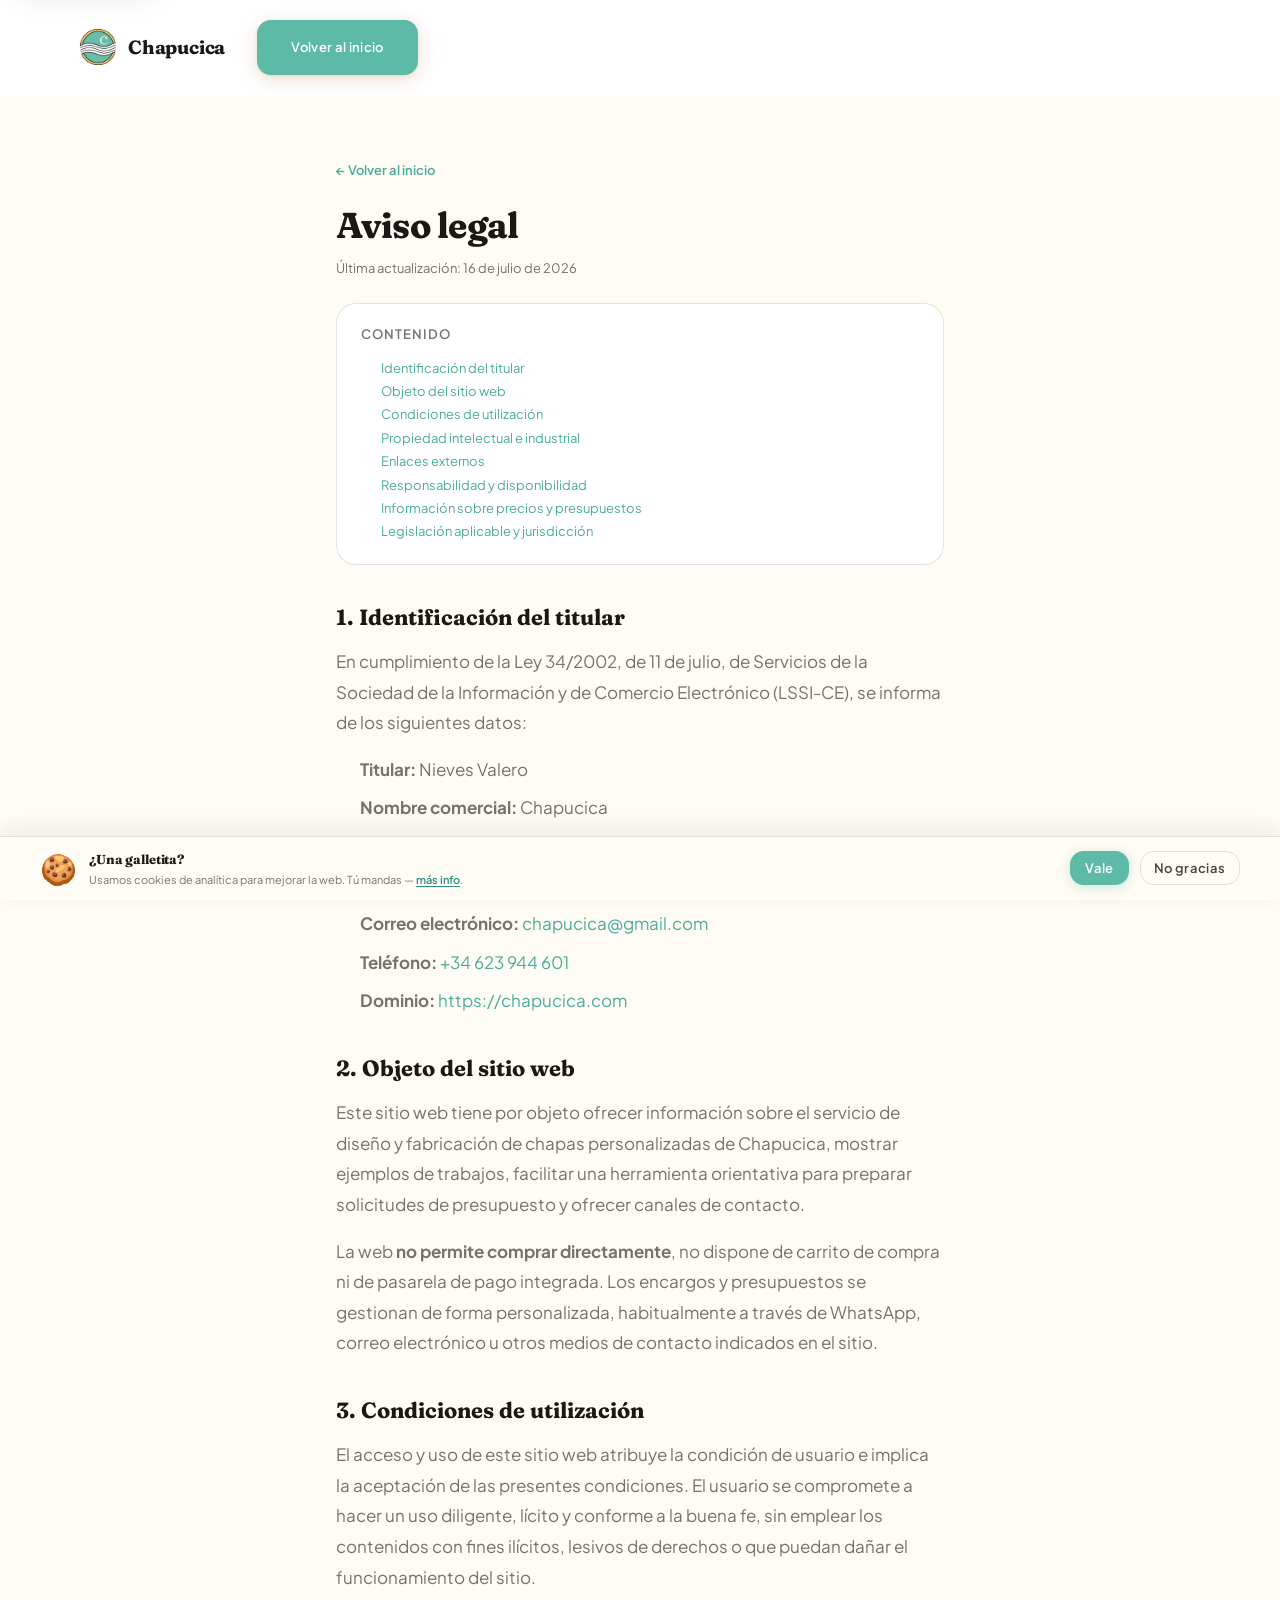
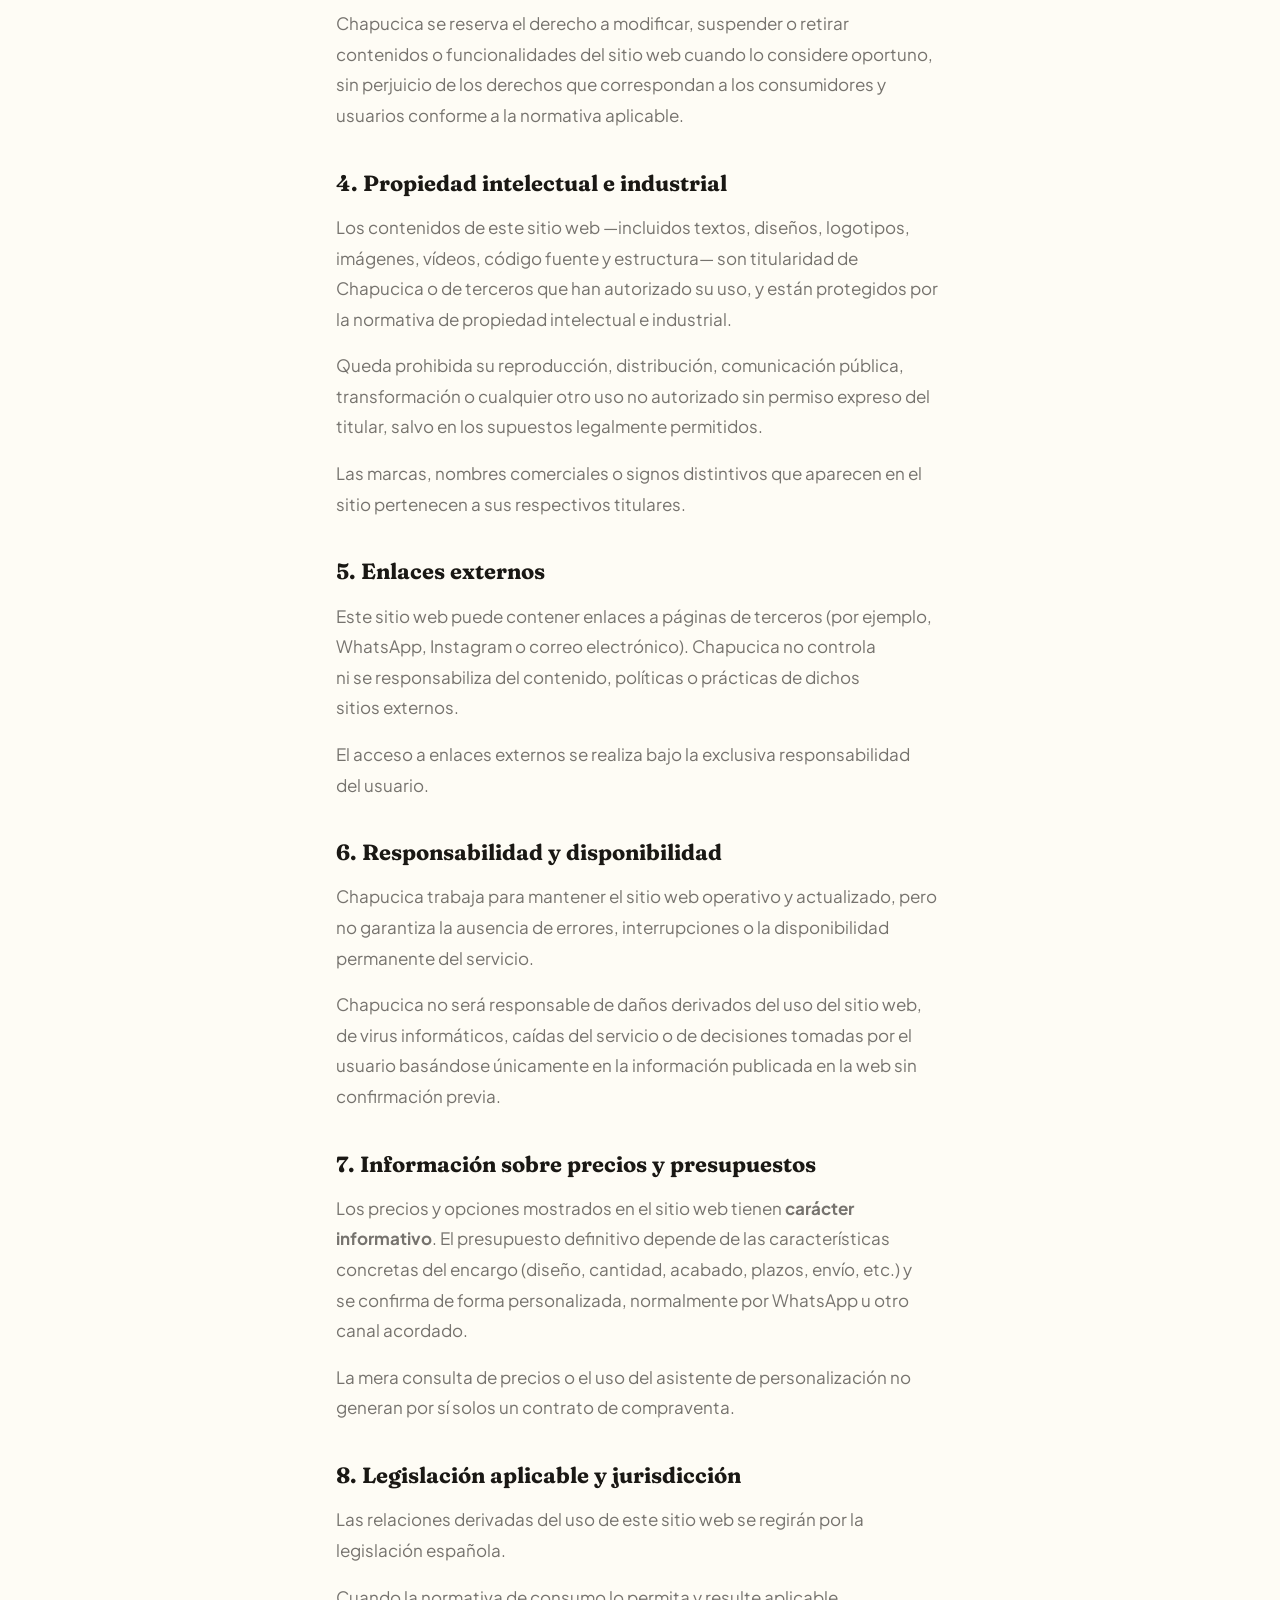
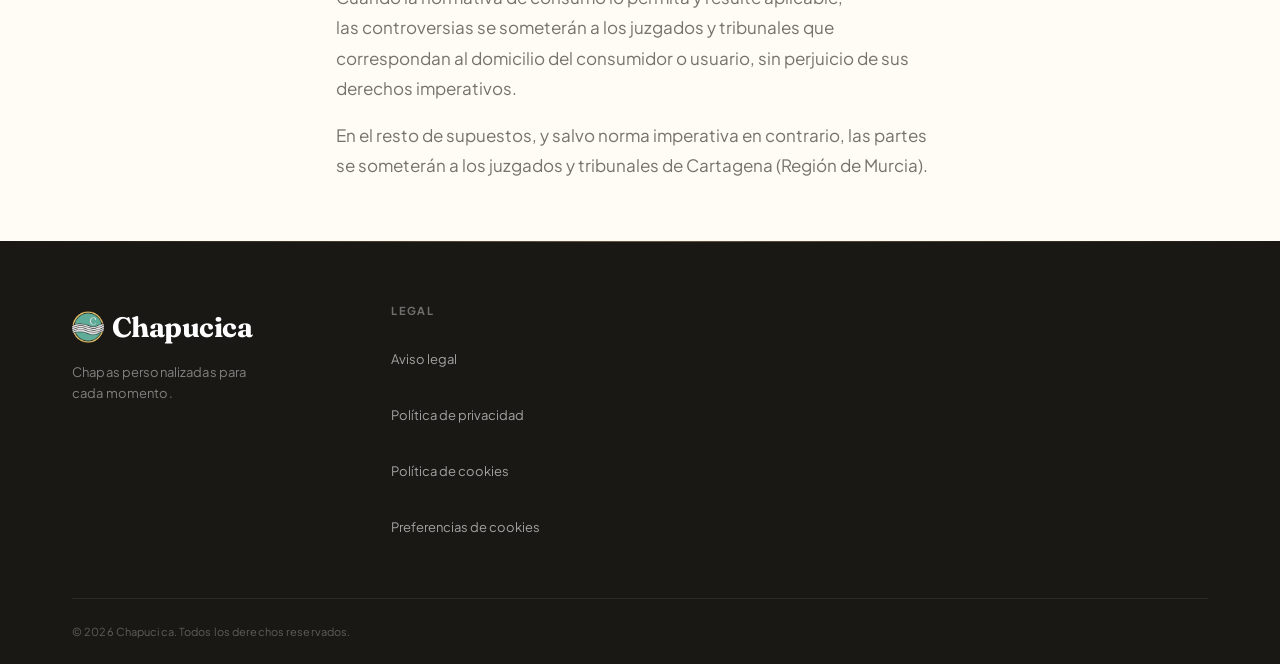
<file: aviso-legal.html>
<!DOCTYPE html>
<html lang="es">
<head>
  <meta charset="UTF-8" />
  <meta name="viewport" content="width=device-width, initial-scale=1.0" />
  <meta name="referrer" content="strict-origin-when-cross-origin" />
  <meta name="description" content="Aviso legal de Chapucica: identificación del titular, condiciones de uso, propiedad intelectual y legislación aplicable (LSSI-CE)." />
  <meta name="robots" content="index, follow" />
  <title>Aviso legal — Chapucica</title>
  <link rel="canonical" href="https://chapucica.com/aviso-legal.html" />
  <link rel="alternate" hreflang="es" href="https://chapucica.com/aviso-legal.html" />
  <link rel="alternate" hreflang="x-default" href="https://chapucica.com/aviso-legal.html" />
  <link rel="icon" href="assets/logo.png" type="image/png" />
  <meta name="theme-color" content="#1a1410" />
  <meta property="og:type" content="website" />
  <meta property="og:locale" content="es_ES" />
  <meta property="og:site_name" content="Chapucica" />
  <meta property="og:title" content="Aviso legal — Chapucica" />
  <meta property="og:description" content="Aviso legal de Chapucica: identificación del titular, condiciones de uso y legislación aplicable." />
  <meta property="og:url" content="https://chapucica.com/aviso-legal.html" />
  <meta property="og:image" content="https://chapucica.com/assets/logo.png" />
  <link rel="preconnect" href="https://fonts.googleapis.com" />
  <link rel="preconnect" href="https://fonts.gstatic.com" crossorigin />
  <link href="https://fonts.googleapis.com/css2?family=Fraunces:ital,opsz,wght@0,9..144,600;0,9..144,700;0,9..144,800;1,9..144,600&family=Plus+Jakarta+Sans:wght@400;500;600;700&display=swap" rel="stylesheet" />
  <link rel="stylesheet" href="style.css?v=50" />
  <script type="application/ld+json">
  {
    "@context": "https://schema.org",
    "@type": "BreadcrumbList",
    "itemListElement": [
      { "@type": "ListItem", "position": 1, "name": "Inicio", "item": "https://chapucica.com/" },
      { "@type": "ListItem", "position": 2, "name": "Aviso legal", "item": "https://chapucica.com/aviso-legal.html" }
    ]
  }
  </script>
</head>
<body>

  <a class="skip-link" href="#main-content">Ir al contenido</a>

  <header class="site-header" id="site-header">
    <nav class="nav" aria-label="Navegación principal">
      <a class="nav__logo" href="index.html" aria-label="Chapucica inicio">
        <img src="assets/logo.png" alt="Chapucica" width="40" height="40" class="nav__logo-img" />
        <span class="nav__logo-text">Chapucica</span>
      </a>
      <a class="nav__cta btn btn--primary" href="index.html">Volver al inicio</a>
    </nav>
  </header>

  <main id="main-content" class="legal-page">
    <div class="container legal-content">
      <a class="legal-back" href="index.html">← Volver al inicio</a>

      <header class="legal-content__header">
        <h1 class="legal-content__title">Aviso legal</h1>
        <p class="legal-content__meta">Última actualización: 16 de julio de 2026</p>

        <nav class="legal-toc" aria-label="Índice del aviso legal">
          <p class="legal-toc__title">Contenido</p>
          <ol>
            <li><a href="#identificacion">Identificación del titular</a></li>
            <li><a href="#objeto">Objeto del sitio web</a></li>
            <li><a href="#condiciones">Condiciones de utilización</a></li>
            <li><a href="#propiedad">Propiedad intelectual e industrial</a></li>
            <li><a href="#enlaces">Enlaces externos</a></li>
            <li><a href="#responsabilidad">Responsabilidad y disponibilidad</a></li>
            <li><a href="#precios">Información sobre precios y presupuestos</a></li>
            <li><a href="#legislacion">Legislación aplicable y jurisdicción</a></li>
          </ol>
        </nav>
      </header>

      <article class="legal-body">
        <h2 id="identificacion">1. Identificación del titular</h2>
        <p>En cumplimiento de la Ley 34/2002, de 11 de julio, de Servicios de la Sociedad de la Información y de Comercio Electrónico (LSSI-CE), se informa de los siguientes datos:</p>
        <ul>
          <li><strong>Titular:</strong> Nieves Valero</li>
          <li><strong>Nombre comercial:</strong> Chapucica</li>
          <li><strong>NIF:</strong> 23051912R</li>
          <li><strong>Domicilio:</strong> Calle San Antonio 5, Cartagena, Región de Murcia, España</li>
          <li><strong>Correo electrónico:</strong> <a href="mailto:chapucica@gmail.com">chapucica@gmail.com</a></li>
          <li><strong>Teléfono:</strong> <a href="tel:+34623944601">+34 623 944 601</a></li>
          <li><strong>Dominio:</strong> <a href="https://chapucica.com">https://chapucica.com</a></li>
        </ul>

        <h2 id="objeto">2. Objeto del sitio web</h2>
        <p>Este sitio web tiene por objeto ofrecer información sobre el servicio de diseño y fabricación de chapas personalizadas de Chapucica, mostrar ejemplos de trabajos, facilitar una herramienta orientativa para preparar solicitudes de presupuesto y ofrecer canales de contacto.</p>
        <p>La web <strong>no permite comprar directamente</strong>, no dispone de carrito de compra ni de pasarela de pago integrada. Los encargos y presupuestos se gestionan de forma personalizada, habitualmente a través de WhatsApp, correo electrónico u otros medios de contacto indicados en el sitio.</p>

        <h2 id="condiciones">3. Condiciones de utilización</h2>
        <p>El acceso y uso de este sitio web atribuye la condición de usuario e implica la aceptación de las presentes condiciones. El usuario se compromete a hacer un uso diligente, lícito y conforme a la buena fe, sin emplear los contenidos con fines ilícitos, lesivos de derechos o que puedan dañar el funcionamiento del sitio.</p>
        <p>Chapucica se reserva el derecho a modificar, suspender o retirar contenidos o funcionalidades del sitio web cuando lo considere oportuno, sin perjuicio de los derechos que correspondan a los consumidores y usuarios conforme a la normativa aplicable.</p>

        <h2 id="propiedad">4. Propiedad intelectual e industrial</h2>
        <p>Los contenidos de este sitio web —incluidos textos, diseños, logotipos, imágenes, vídeos, código fuente y estructura— son titularidad de Chapucica o de terceros que han autorizado su uso, y están protegidos por la normativa de propiedad intelectual e industrial.</p>
        <p>Queda prohibida su reproducción, distribución, comunicación pública, transformación o cualquier otro uso no autorizado sin permiso expreso del titular, salvo en los supuestos legalmente permitidos.</p>
        <p>Las marcas, nombres comerciales o signos distintivos que aparecen en el sitio pertenecen a sus respectivos titulares.</p>

        <h2 id="enlaces">5. Enlaces externos</h2>
        <p>Este sitio web puede contener enlaces a páginas de terceros (por ejemplo, WhatsApp, Instagram o correo electrónico). Chapucica no controla ni se responsabiliza del contenido, políticas o prácticas de dichos sitios externos.</p>
        <p>El acceso a enlaces externos se realiza bajo la exclusiva responsabilidad del usuario.</p>

        <h2 id="responsabilidad">6. Responsabilidad y disponibilidad</h2>
        <p>Chapucica trabaja para mantener el sitio web operativo y actualizado, pero no garantiza la ausencia de errores, interrupciones o la disponibilidad permanente del servicio.</p>
        <p>Chapucica no será responsable de daños derivados del uso del sitio web, de virus informáticos, caídas del servicio o de decisiones tomadas por el usuario basándose únicamente en la información publicada en la web sin confirmación previa.</p>

        <h2 id="precios">7. Información sobre precios y presupuestos</h2>
        <p>Los precios y opciones mostrados en el sitio web tienen <strong>carácter informativo</strong>. El presupuesto definitivo depende de las características concretas del encargo (diseño, cantidad, acabado, plazos, envío, etc.) y se confirma de forma personalizada, normalmente por WhatsApp u otro canal acordado.</p>
        <p>La mera consulta de precios o el uso del asistente de personalización no generan por sí solos un contrato de compraventa.</p>

        <h2 id="legislacion">8. Legislación aplicable y jurisdicción</h2>
        <p>Las relaciones derivadas del uso de este sitio web se regirán por la legislación española.</p>
        <p>Cuando la normativa de consumo lo permita y resulte aplicable, las controversias se someterán a los juzgados y tribunales que correspondan al domicilio del consumidor o usuario, sin perjuicio de sus derechos imperativos.</p>
        <p>En el resto de supuestos, y salvo norma imperativa en contrario, las partes se someterán a los juzgados y tribunales de Cartagena (Región de Murcia).</p>
      </article>
    </div>
  </main>

  <footer class="site-footer" id="site-footer">
    <div class="container">
      <div class="footer__top">
        <div class="footer__brand">
          <a class="footer__logo" href="index.html" aria-label="Chapucica inicio">
            <img src="assets/logo.png" alt="Chapucica" width="36" height="36" />
            <span>Chapucica</span>
          </a>
          <p class="footer__tagline">Chapas personalizadas para cada momento.</p>
        </div>
        <nav class="footer__nav" aria-label="Enlaces legales">
          <div class="footer__nav-group">
            <h3 class="footer__nav-heading">Legal</h3>
            <ul role="list">
              <li><a class="footer__nav-link" href="aviso-legal.html" aria-current="page">Aviso legal</a></li>
              <li><a class="footer__nav-link" href="privacidad.html">Política de privacidad</a></li>
              <li><a class="footer__nav-link" href="cookies.html">Política de cookies</a></li>
              <li><button type="button" class="footer__nav-link footer__nav-link--btn" data-cookie-preferences>Preferencias de cookies</button></li>
            </ul>
          </div>
        </nav>
      </div>
      <div class="footer__bottom">
        <p class="footer__legal">&copy; <span id="footer-year"></span> Chapucica. Todos los derechos reservados.</p>
      </div>
    </div>
  </footer>

  <script src="cookie-consent.js" charset="UTF-8"></script>
  <script src="script.js"></script>
</body>
</html>
</file>
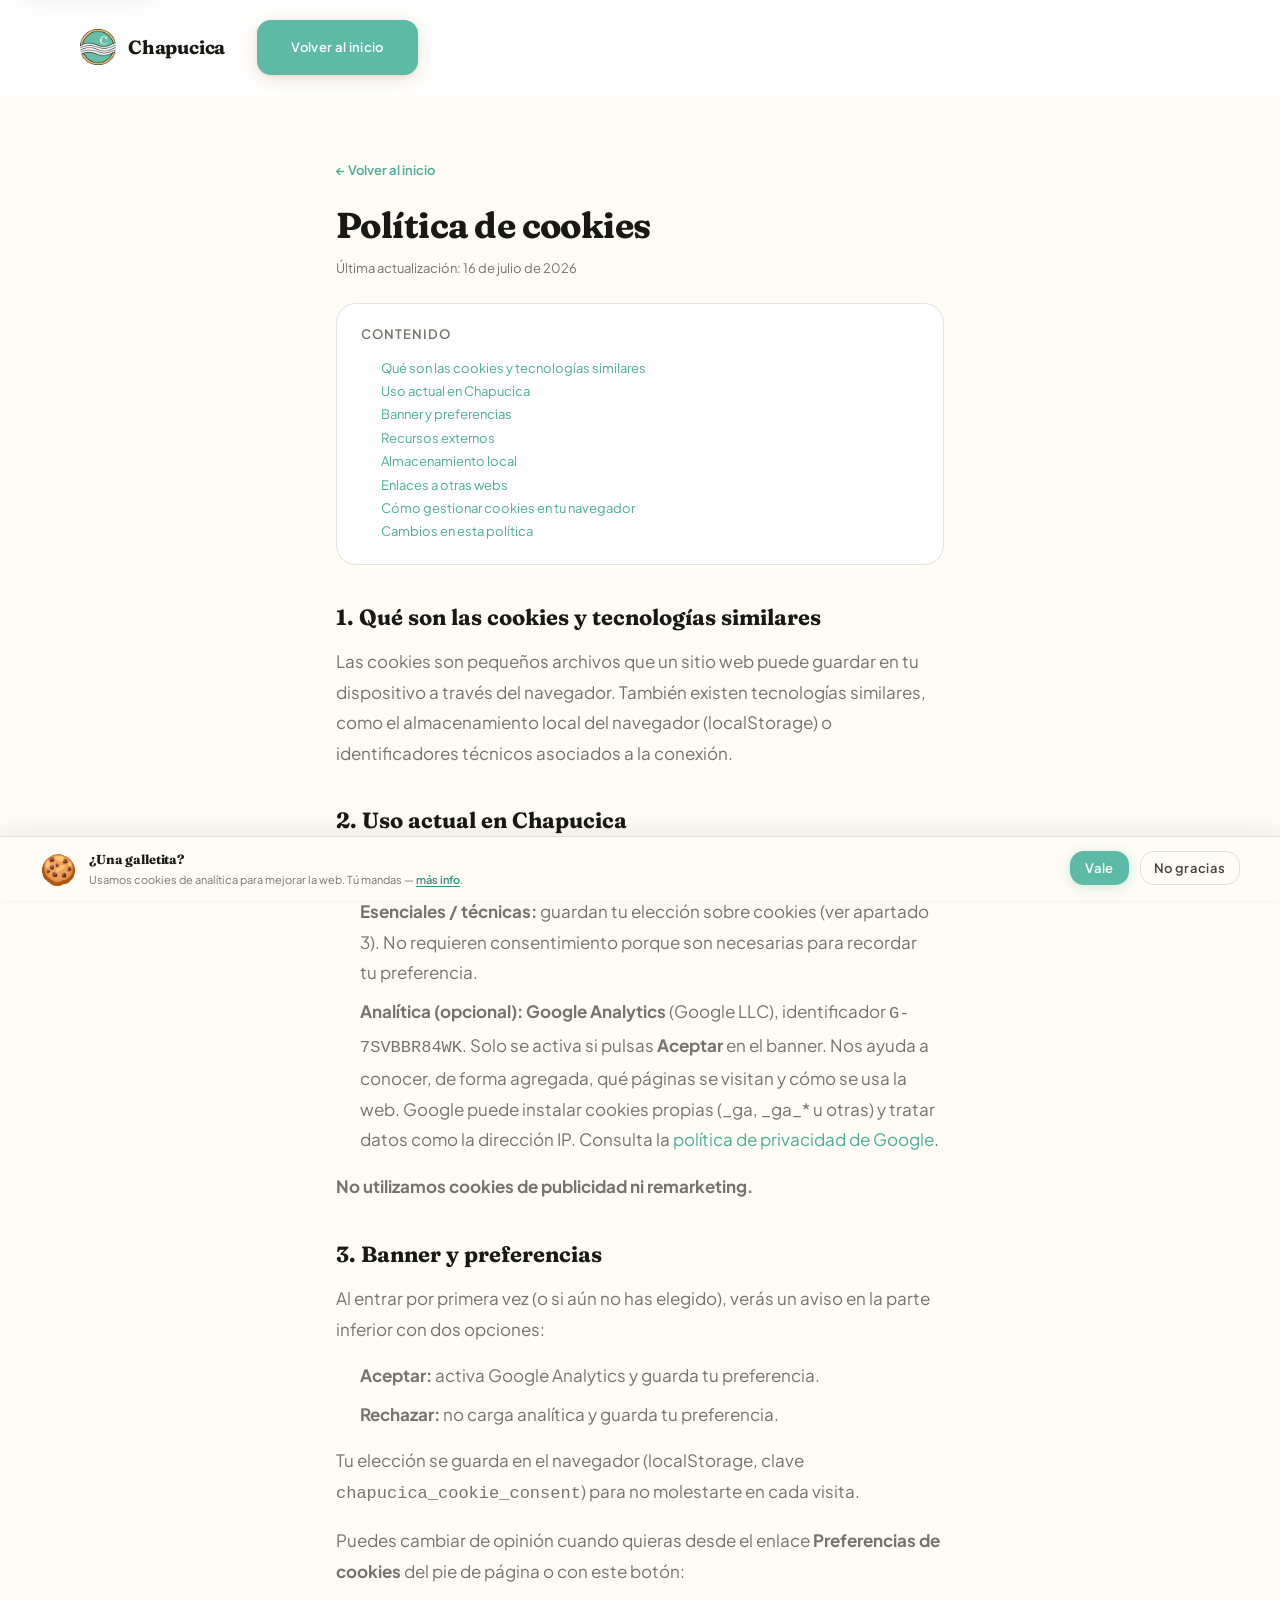
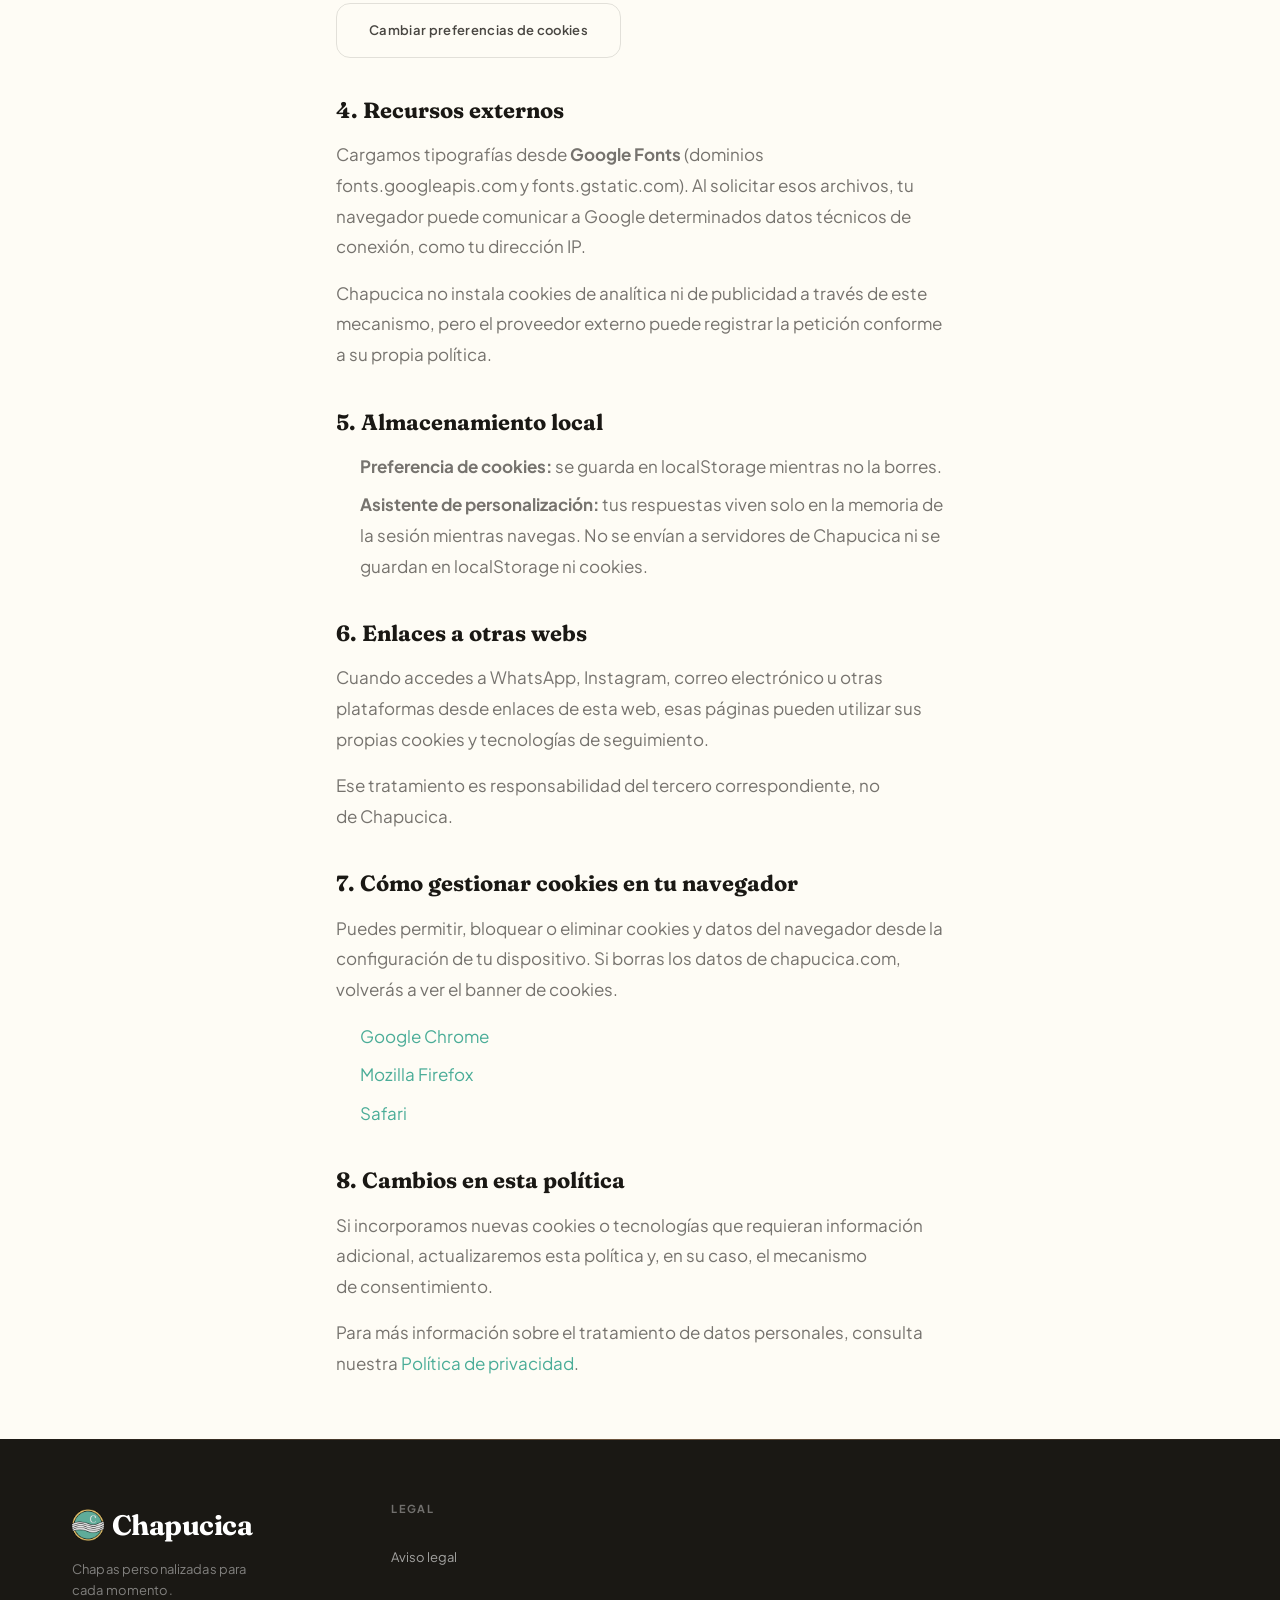
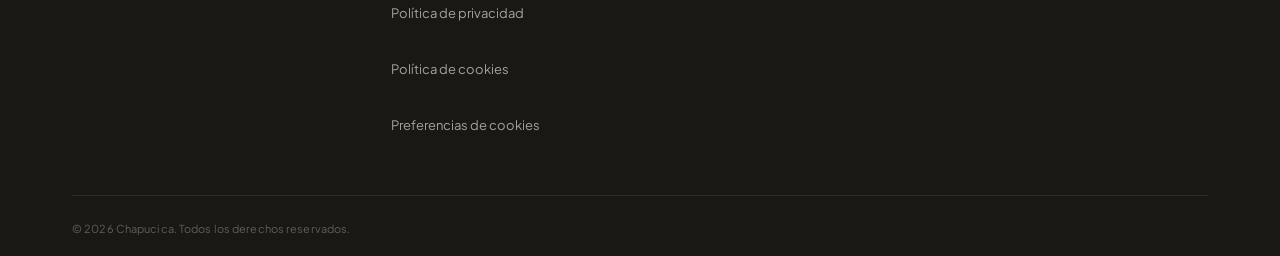
<file: cookies.html>
<!DOCTYPE html>
<html lang="es">
<head>
  <meta charset="UTF-8" />
  <meta name="viewport" content="width=device-width, initial-scale=1.0" />
  <meta name="referrer" content="strict-origin-when-cross-origin" />
  <meta name="description" content="Política de cookies de Chapucica: analítica con consentimiento (Google Analytics), Google Fonts y cómo gestionar tus preferencias." />
  <meta name="robots" content="index, follow" />
  <title>Política de cookies — Chapucica</title>
  <link rel="canonical" href="https://chapucica.com/cookies.html" />
  <link rel="alternate" hreflang="es" href="https://chapucica.com/cookies.html" />
  <link rel="alternate" hreflang="x-default" href="https://chapucica.com/cookies.html" />
  <link rel="icon" href="assets/logo.png" type="image/png" />
  <meta name="theme-color" content="#1a1410" />
  <meta property="og:type" content="website" />
  <meta property="og:locale" content="es_ES" />
  <meta property="og:site_name" content="Chapucica" />
  <meta property="og:title" content="Política de cookies — Chapucica" />
  <meta property="og:description" content="Política de cookies de Chapucica: Google Analytics solo con tu consentimiento, más Google Fonts." />
  <meta property="og:url" content="https://chapucica.com/cookies.html" />
  <meta property="og:image" content="https://chapucica.com/assets/logo.png" />
  <link rel="preconnect" href="https://fonts.googleapis.com" />
  <link rel="preconnect" href="https://fonts.gstatic.com" crossorigin />
  <link href="https://fonts.googleapis.com/css2?family=Fraunces:ital,opsz,wght@0,9..144,600;0,9..144,700;0,9..144,800;1,9..144,600&family=Plus+Jakarta+Sans:wght@400;500;600;700&display=swap" rel="stylesheet" />
  <link rel="stylesheet" href="style.css?v=50" />
  <script type="application/ld+json">
  {
    "@context": "https://schema.org",
    "@type": "BreadcrumbList",
    "itemListElement": [
      { "@type": "ListItem", "position": 1, "name": "Inicio", "item": "https://chapucica.com/" },
      { "@type": "ListItem", "position": 2, "name": "Política de cookies", "item": "https://chapucica.com/cookies.html" }
    ]
  }
  </script>
</head>
<body>

  <a class="skip-link" href="#main-content">Ir al contenido</a>

  <header class="site-header" id="site-header">
    <nav class="nav" aria-label="Navegación principal">
      <a class="nav__logo" href="index.html" aria-label="Chapucica inicio">
        <img src="assets/logo.png" alt="Chapucica" width="40" height="40" class="nav__logo-img" />
        <span class="nav__logo-text">Chapucica</span>
      </a>
      <a class="nav__cta btn btn--primary" href="index.html">Volver al inicio</a>
    </nav>
  </header>

  <main id="main-content" class="legal-page">
    <div class="container legal-content">
      <a class="legal-back" href="index.html">← Volver al inicio</a>

      <header class="legal-content__header">
        <h1 class="legal-content__title">Política de cookies</h1>
        <p class="legal-content__meta">Última actualización: 16 de julio de 2026</p>

        <nav class="legal-toc" aria-label="Índice de la política de cookies">
          <p class="legal-toc__title">Contenido</p>
          <ol>
            <li><a href="#que-son">Qué son las cookies y tecnologías similares</a></li>
            <li><a href="#uso-actual">Uso actual en Chapucica</a></li>
            <li><a href="#consentimiento">Banner y preferencias</a></li>
            <li><a href="#terceros">Recursos externos</a></li>
            <li><a href="#almacenamiento">Almacenamiento local</a></li>
            <li><a href="#enlaces-externos">Enlaces a otras webs</a></li>
            <li><a href="#gestion">Cómo gestionar cookies en tu navegador</a></li>
            <li><a href="#cambios">Cambios en esta política</a></li>
          </ol>
        </nav>
      </header>

      <article class="legal-body">
        <h2 id="que-son">1. Qué son las cookies y tecnologías similares</h2>
        <p>Las cookies son pequeños archivos que un sitio web puede guardar en tu dispositivo a través del navegador. También existen tecnologías similares, como el almacenamiento local del navegador (localStorage) o identificadores técnicos asociados a la conexión.</p>

        <h2 id="uso-actual">2. Uso actual en Chapucica</h2>
        <p>En <a href="https://chapucica.com">chapucica.com</a> utilizamos las siguientes categorías:</p>
        <ul>
          <li><strong>Esenciales / técnicas:</strong> guardan tu elección sobre cookies (ver apartado 3). No requieren consentimiento porque son necesarias para recordar tu preferencia.</li>
          <li><strong>Analítica (opcional):</strong> <strong>Google Analytics</strong> (Google LLC), identificador <code>G-7SVBBR84WK</code>. Solo se activa si pulsas <strong>Aceptar</strong> en el banner. Nos ayuda a conocer, de forma agregada, qué páginas se visitan y cómo se usa la web. Google puede instalar cookies propias (_ga, _ga_* u otras) y tratar datos como la dirección IP. Consulta la <a href="https://policies.google.com/privacy" target="_blank" rel="noopener noreferrer">política de privacidad de Google</a>.</li>
        </ul>
        <p><strong>No utilizamos cookies de publicidad ni remarketing.</strong></p>

        <h2 id="consentimiento">3. Banner y preferencias</h2>
        <p>Al entrar por primera vez (o si aún no has elegido), verás un aviso en la parte inferior con dos opciones:</p>
        <ul>
          <li><strong>Aceptar:</strong> activa Google Analytics y guarda tu preferencia.</li>
          <li><strong>Rechazar:</strong> no carga analítica y guarda tu preferencia.</li>
        </ul>
        <p>Tu elección se guarda en el navegador (localStorage, clave <code>chapucica_cookie_consent</code>) para no molestarte en cada visita.</p>
        <p>Puedes cambiar de opinión cuando quieras desde el enlace <strong>Preferencias de cookies</strong> del pie de página o con este botón:</p>
        <p><button type="button" class="btn btn--secondary" data-cookie-preferences>Cambiar preferencias de cookies</button></p>

        <h2 id="terceros">4. Recursos externos</h2>
        <p>Cargamos tipografías desde <strong>Google Fonts</strong> (dominios fonts.googleapis.com y fonts.gstatic.com). Al solicitar esos archivos, tu navegador puede comunicar a Google determinados datos técnicos de conexión, como tu dirección IP.</p>
        <p>Chapucica no instala cookies de analítica ni de publicidad a través de este mecanismo, pero el proveedor externo puede registrar la petición conforme a su propia política.</p>

        <h2 id="almacenamiento">5. Almacenamiento local</h2>
        <ul>
          <li><strong>Preferencia de cookies:</strong> se guarda en localStorage mientras no la borres.</li>
          <li><strong>Asistente de personalización:</strong> tus respuestas viven solo en la memoria de la sesión mientras navegas. No se envían a servidores de Chapucica ni se guardan en localStorage ni cookies.</li>
        </ul>

        <h2 id="enlaces-externos">6. Enlaces a otras webs</h2>
        <p>Cuando accedes a WhatsApp, Instagram, correo electrónico u otras plataformas desde enlaces de esta web, esas páginas pueden utilizar sus propias cookies y tecnologías de seguimiento.</p>
        <p>Ese tratamiento es responsabilidad del tercero correspondiente, no de Chapucica.</p>

        <h2 id="gestion">7. Cómo gestionar cookies en tu navegador</h2>
        <p>Puedes permitir, bloquear o eliminar cookies y datos del navegador desde la configuración de tu dispositivo. Si borras los datos de chapucica.com, volverás a ver el banner de cookies.</p>
        <ul>
          <li><a href="https://support.google.com/chrome/answer/95647" target="_blank" rel="noopener noreferrer">Google Chrome</a></li>
          <li><a href="https://support.mozilla.org/es/kb/habilitar-y-deshabilitar-cookies-sitios-web-rastrear-preferencias" target="_blank" rel="noopener noreferrer">Mozilla Firefox</a></li>
          <li><a href="https://support.apple.com/es-es/guide/safari/sfri11471/mac" target="_blank" rel="noopener noreferrer">Safari</a></li>
        </ul>

        <h2 id="cambios">8. Cambios en esta política</h2>
        <p>Si incorporamos nuevas cookies o tecnologías que requieran información adicional, actualizaremos esta política y, en su caso, el mecanismo de consentimiento.</p>
        <p>Para más información sobre el tratamiento de datos personales, consulta nuestra <a href="privacidad.html">Política de privacidad</a>.</p>
      </article>
    </div>
  </main>

  <footer class="site-footer" id="site-footer">
    <div class="container">
      <div class="footer__top">
        <div class="footer__brand">
          <a class="footer__logo" href="index.html" aria-label="Chapucica inicio">
            <img src="assets/logo.png" alt="Chapucica" width="36" height="36" />
            <span>Chapucica</span>
          </a>
          <p class="footer__tagline">Chapas personalizadas para cada momento.</p>
        </div>
        <nav class="footer__nav" aria-label="Enlaces legales">
          <div class="footer__nav-group">
            <h3 class="footer__nav-heading">Legal</h3>
            <ul role="list">
              <li><a class="footer__nav-link" href="aviso-legal.html">Aviso legal</a></li>
              <li><a class="footer__nav-link" href="privacidad.html">Política de privacidad</a></li>
              <li><a class="footer__nav-link" href="cookies.html" aria-current="page">Política de cookies</a></li>
              <li><button type="button" class="footer__nav-link footer__nav-link--btn" data-cookie-preferences>Preferencias de cookies</button></li>
            </ul>
          </div>
        </nav>
      </div>
      <div class="footer__bottom">
        <p class="footer__legal">&copy; <span id="footer-year"></span> Chapucica. Todos los derechos reservados.</p>
      </div>
    </div>
  </footer>

  <script src="cookie-consent.js" charset="UTF-8"></script>
  <script src="script.js"></script>
</body>
</html>
</file>
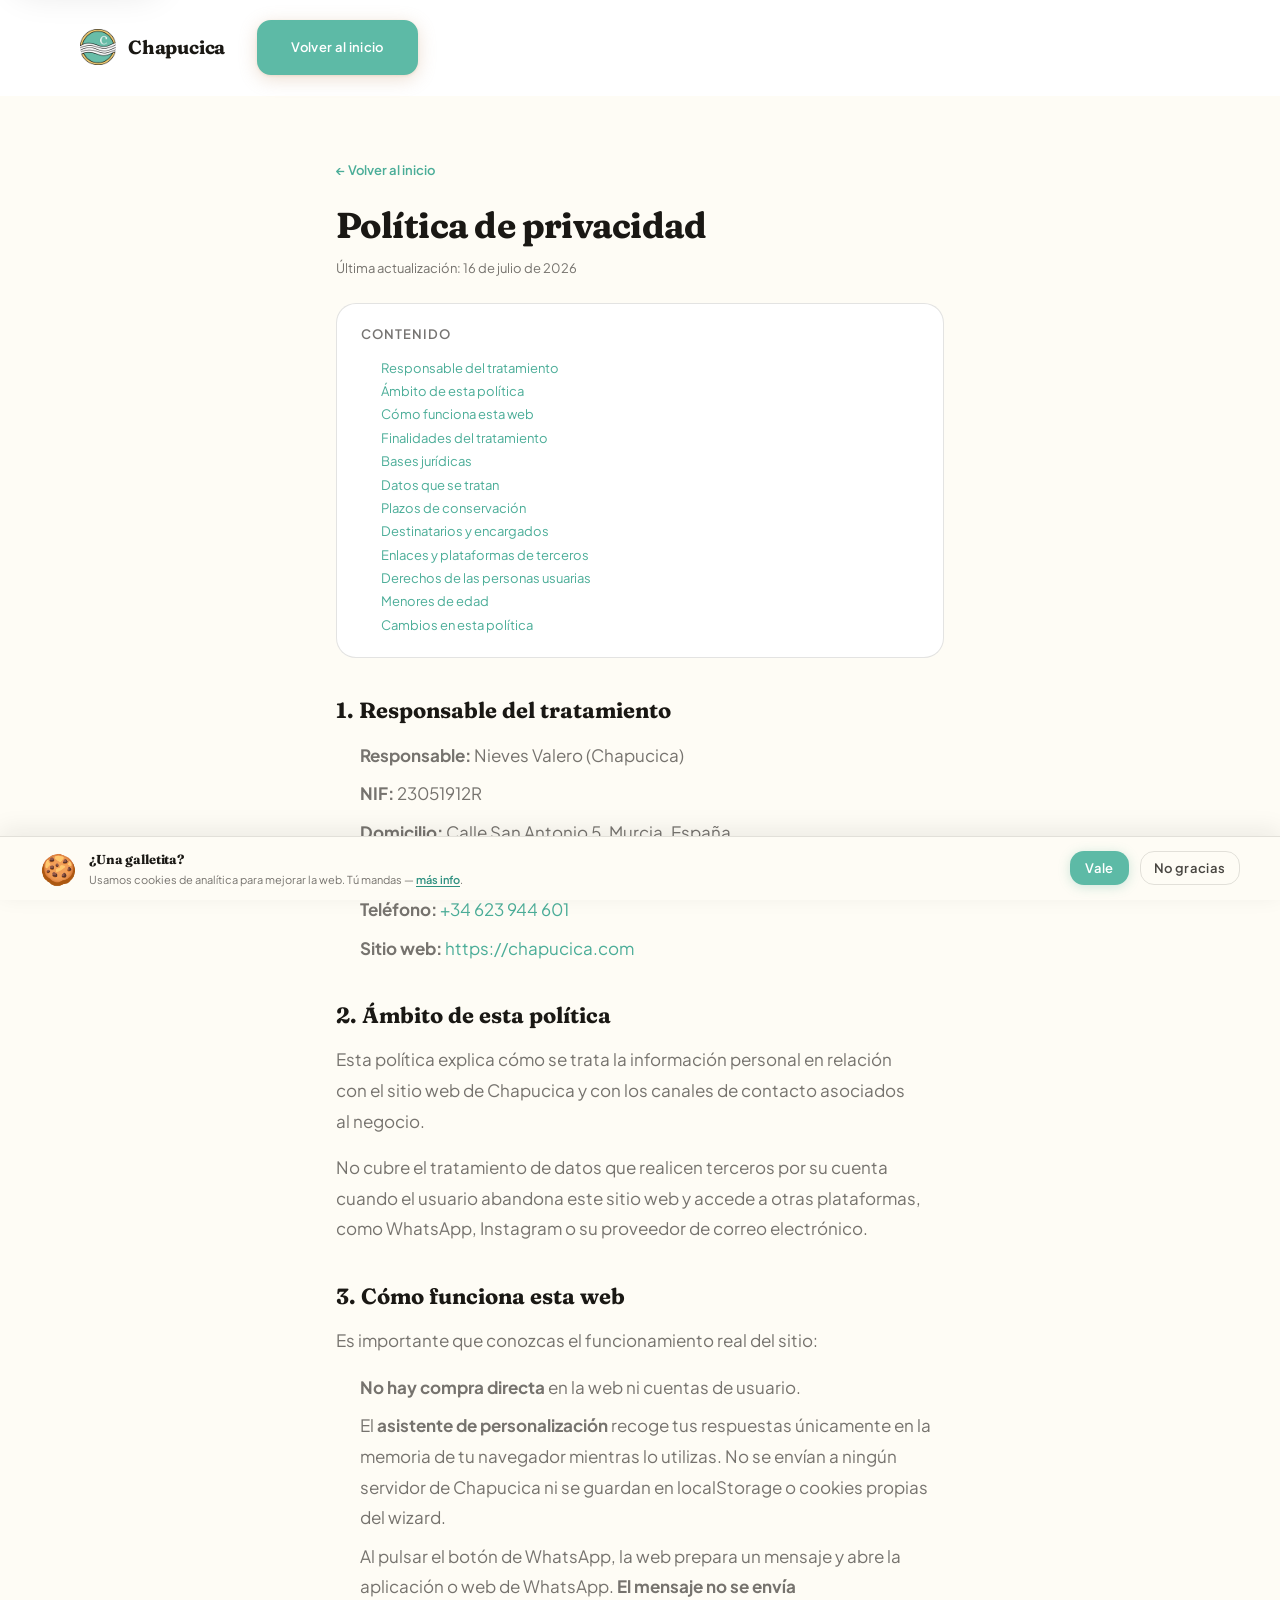
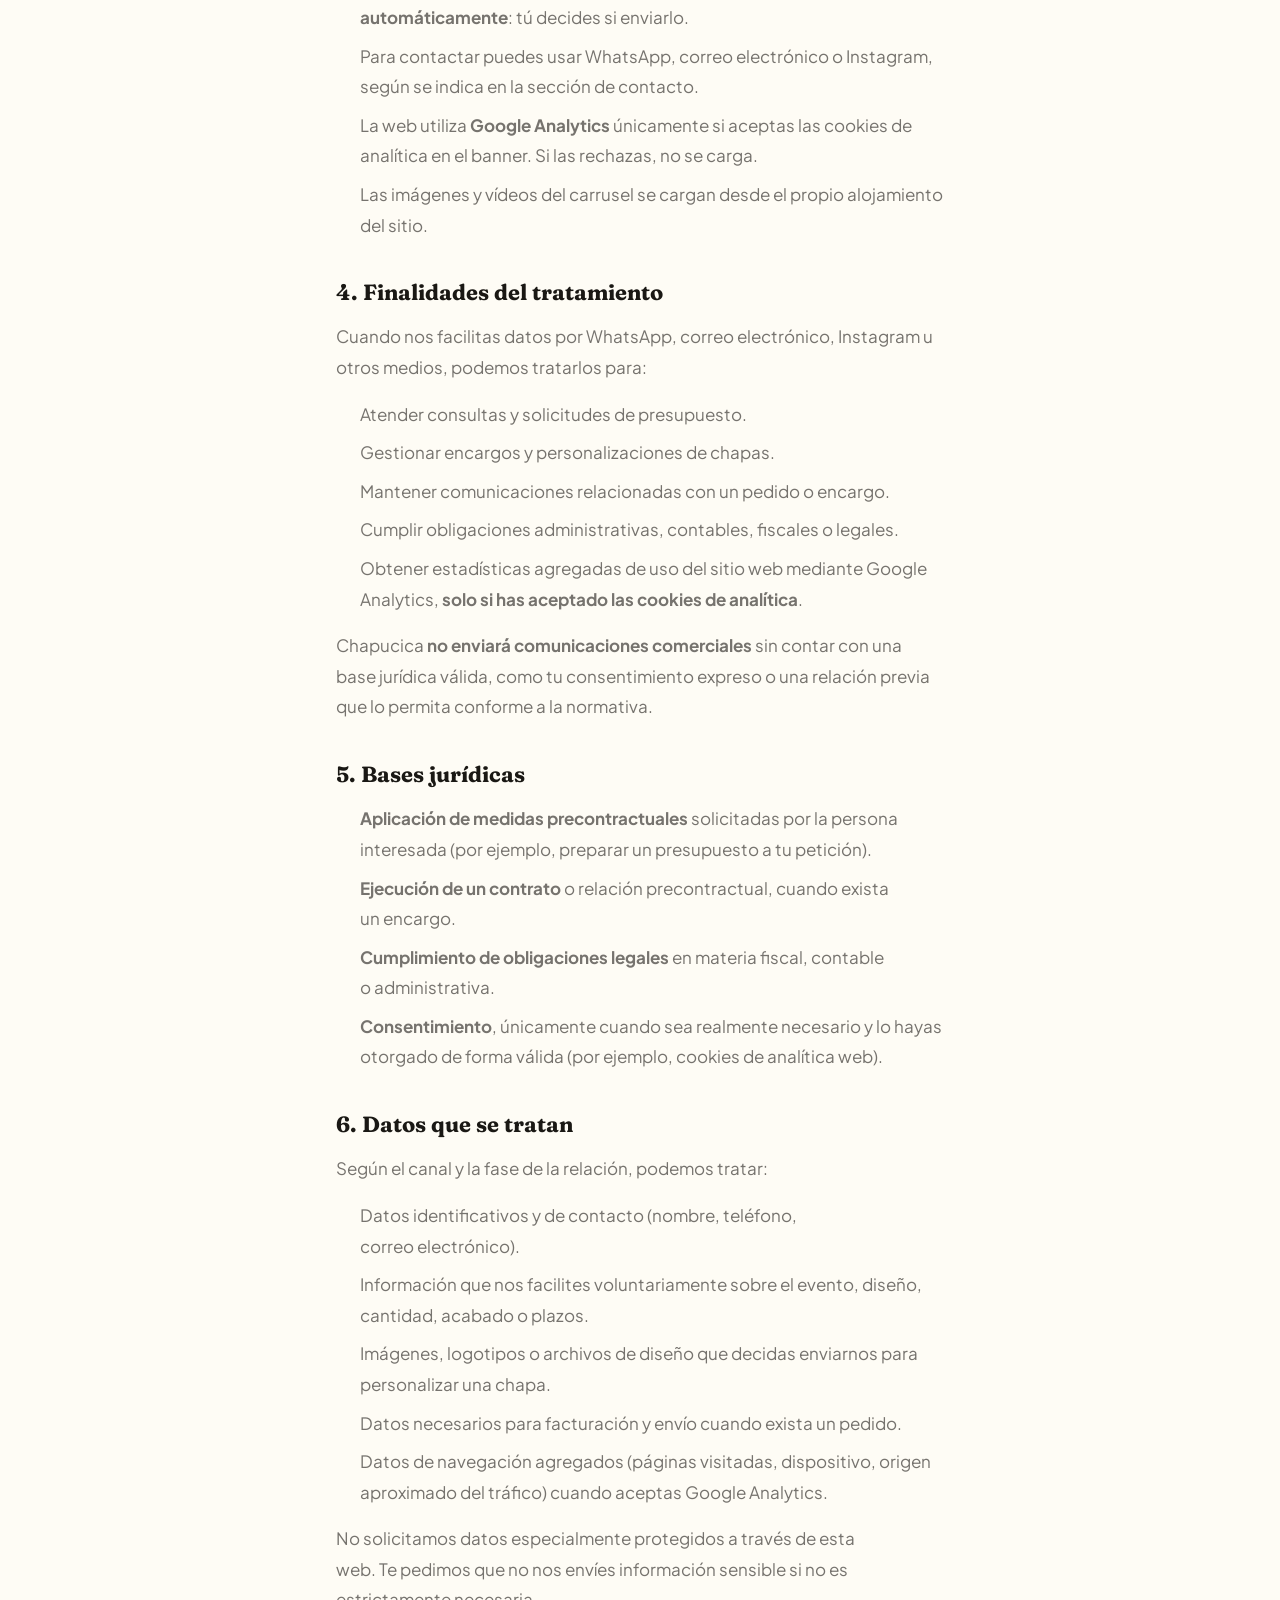
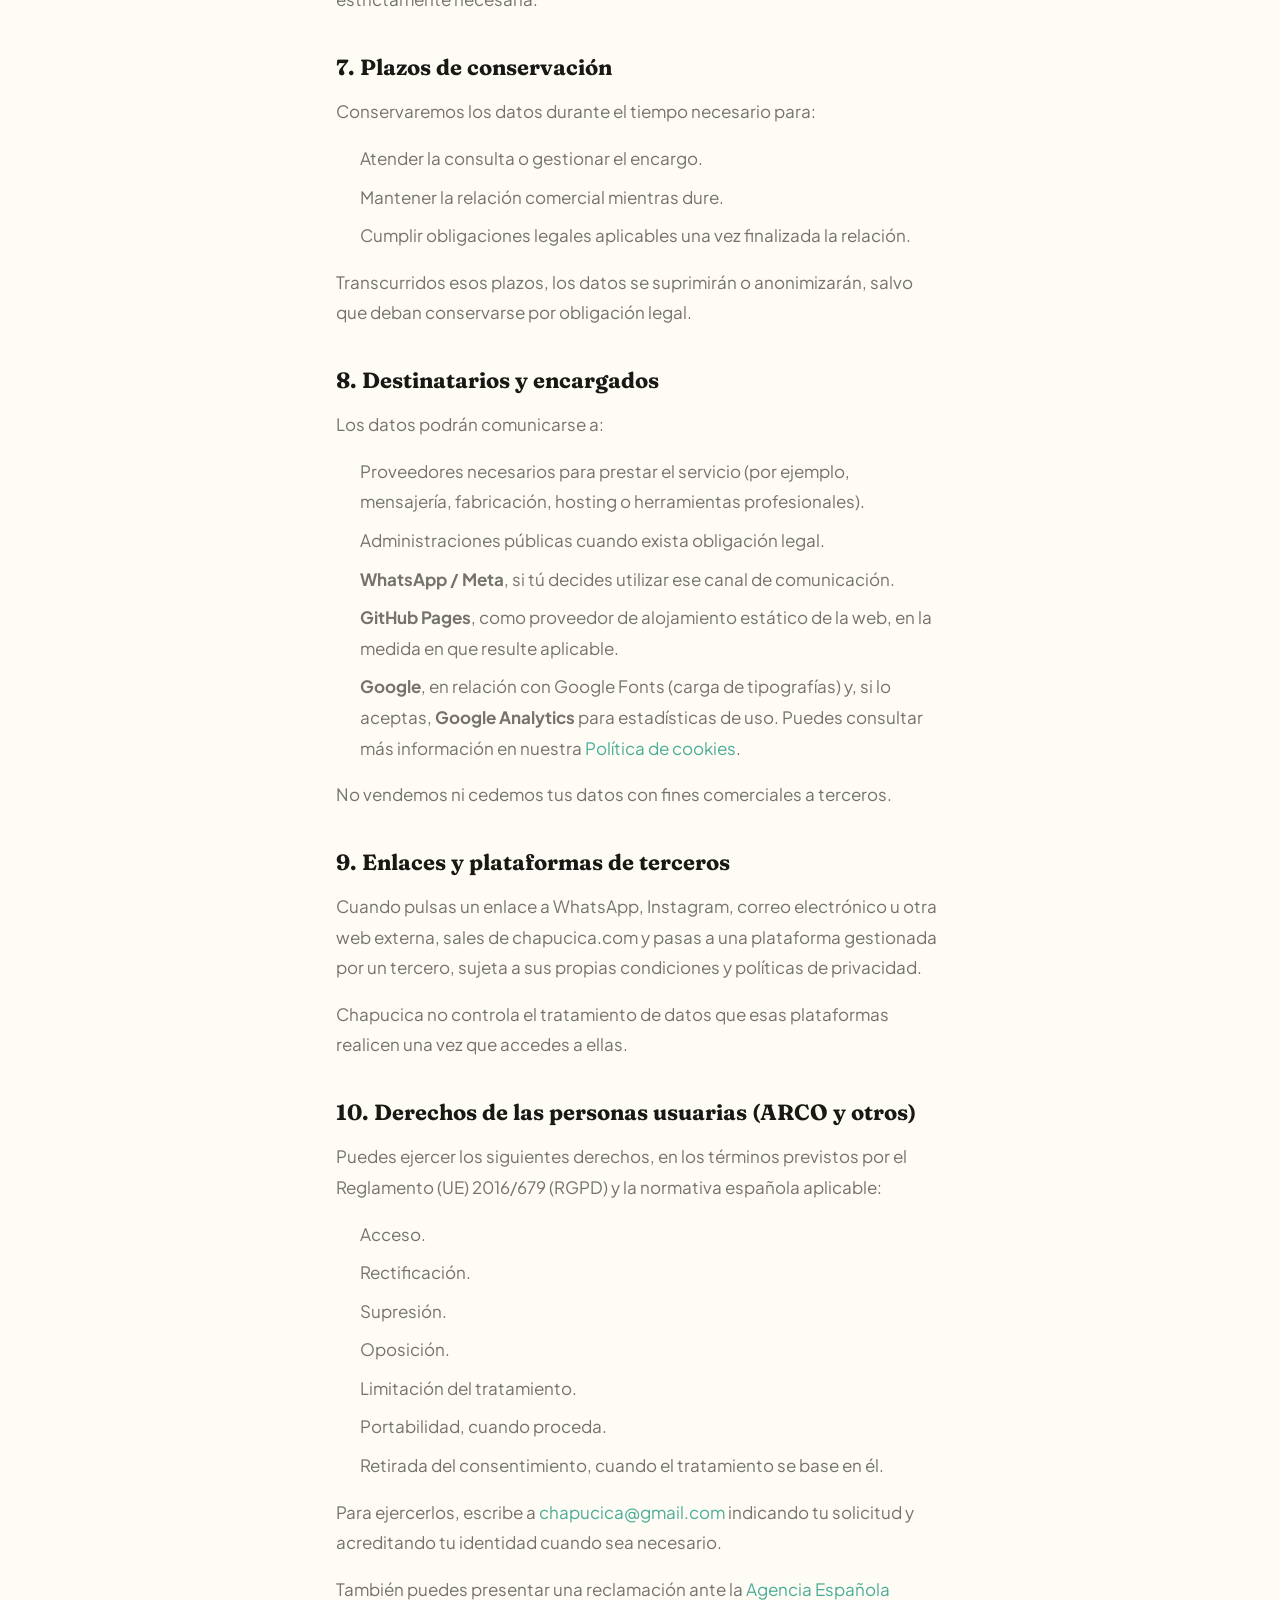
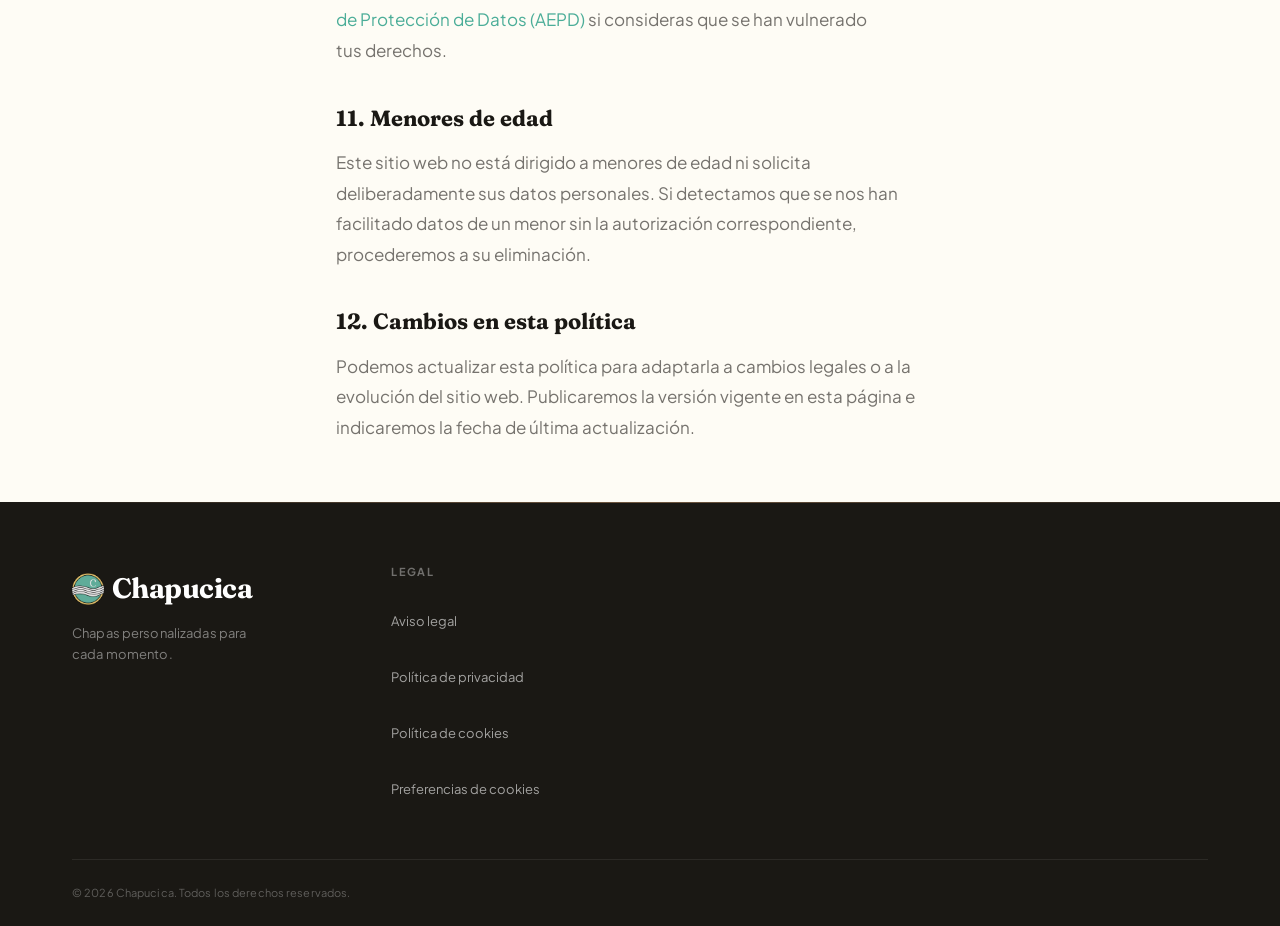
<file: privacidad.html>
<!DOCTYPE html>
<html lang="es">
<head>
  <meta charset="UTF-8" />
  <meta name="viewport" content="width=device-width, initial-scale=1.0" />
  <meta name="referrer" content="strict-origin-when-cross-origin" />
  <meta name="description" content="Política de privacidad de Chapucica (RGPD): responsable del tratamiento, finalidades, bases jurídicas y derechos ARCO." />
  <meta name="robots" content="index, follow" />
  <title>Política de privacidad — Chapucica</title>
  <link rel="canonical" href="https://chapucica.com/privacidad.html" />
  <link rel="alternate" hreflang="es" href="https://chapucica.com/privacidad.html" />
  <link rel="alternate" hreflang="x-default" href="https://chapucica.com/privacidad.html" />
  <link rel="icon" href="assets/logo.png" type="image/png" />
  <meta name="theme-color" content="#1a1410" />
  <meta property="og:type" content="website" />
  <meta property="og:locale" content="es_ES" />
  <meta property="og:site_name" content="Chapucica" />
  <meta property="og:title" content="Política de privacidad — Chapucica" />
  <meta property="og:description" content="Política de privacidad de Chapucica: tratamiento de datos, bases jurídicas y derechos ARCO conforme al RGPD." />
  <meta property="og:url" content="https://chapucica.com/privacidad.html" />
  <meta property="og:image" content="https://chapucica.com/assets/logo.png" />
  <link rel="preconnect" href="https://fonts.googleapis.com" />
  <link rel="preconnect" href="https://fonts.gstatic.com" crossorigin />
  <link href="https://fonts.googleapis.com/css2?family=Fraunces:ital,opsz,wght@0,9..144,600;0,9..144,700;0,9..144,800;1,9..144,600&family=Plus+Jakarta+Sans:wght@400;500;600;700&display=swap" rel="stylesheet" />
  <link rel="stylesheet" href="style.css?v=50" />
  <script type="application/ld+json">
  {
    "@context": "https://schema.org",
    "@type": "BreadcrumbList",
    "itemListElement": [
      { "@type": "ListItem", "position": 1, "name": "Inicio", "item": "https://chapucica.com/" },
      { "@type": "ListItem", "position": 2, "name": "Política de privacidad", "item": "https://chapucica.com/privacidad.html" }
    ]
  }
  </script>
</head>
<body>

  <a class="skip-link" href="#main-content">Ir al contenido</a>

  <header class="site-header" id="site-header">
    <nav class="nav" aria-label="Navegación principal">
      <a class="nav__logo" href="index.html" aria-label="Chapucica inicio">
        <img src="assets/logo.png" alt="Chapucica" width="40" height="40" class="nav__logo-img" />
        <span class="nav__logo-text">Chapucica</span>
      </a>
      <a class="nav__cta btn btn--primary" href="index.html">Volver al inicio</a>
    </nav>
  </header>

  <main id="main-content" class="legal-page">
    <div class="container legal-content">
      <a class="legal-back" href="index.html">← Volver al inicio</a>

      <header class="legal-content__header">
        <h1 class="legal-content__title">Política de privacidad</h1>
        <p class="legal-content__meta">Última actualización: 16 de julio de 2026</p>

        <nav class="legal-toc" aria-label="Índice de la política de privacidad">
          <p class="legal-toc__title">Contenido</p>
          <ol>
            <li><a href="#responsable">Responsable del tratamiento</a></li>
            <li><a href="#alcance">Ámbito de esta política</a></li>
            <li><a href="#funcionamiento">Cómo funciona esta web</a></li>
            <li><a href="#finalidades">Finalidades del tratamiento</a></li>
            <li><a href="#bases">Bases jurídicas</a></li>
            <li><a href="#datos">Datos que se tratan</a></li>
            <li><a href="#conservacion">Plazos de conservación</a></li>
            <li><a href="#destinatarios">Destinatarios y encargados</a></li>
            <li><a href="#transferencias">Enlaces y plataformas de terceros</a></li>
            <li><a href="#derechos">Derechos de las personas usuarias</a></li>
            <li><a href="#menores">Menores de edad</a></li>
            <li><a href="#cambios">Cambios en esta política</a></li>
          </ol>
        </nav>
      </header>

      <article class="legal-body">
        <h2 id="responsable">1. Responsable del tratamiento</h2>
        <ul>
          <li><strong>Responsable:</strong> Nieves Valero (Chapucica)</li>
          <li><strong>NIF:</strong> 23051912R</li>
          <li><strong>Domicilio:</strong> Calle San Antonio 5, Murcia, España</li>
          <li><strong>Correo para privacidad:</strong> <a href="mailto:chapucica@gmail.com">chapucica@gmail.com</a></li>
          <li><strong>Teléfono:</strong> <a href="tel:+34623944601">+34 623 944 601</a></li>
          <li><strong>Sitio web:</strong> <a href="https://chapucica.com">https://chapucica.com</a></li>
        </ul>

        <h2 id="alcance">2. Ámbito de esta política</h2>
        <p>Esta política explica cómo se trata la información personal en relación con el sitio web de Chapucica y con los canales de contacto asociados al negocio.</p>
        <p>No cubre el tratamiento de datos que realicen terceros por su cuenta cuando el usuario abandona este sitio web y accede a otras plataformas, como WhatsApp, Instagram o su proveedor de correo electrónico.</p>

        <h2 id="funcionamiento">3. Cómo funciona esta web</h2>
        <p>Es importante que conozcas el funcionamiento real del sitio:</p>
        <ul>
          <li><strong>No hay compra directa</strong> en la web ni cuentas de usuario.</li>
          <li>El <strong>asistente de personalización</strong> recoge tus respuestas únicamente en la memoria de tu navegador mientras lo utilizas. No se envían a ningún servidor de Chapucica ni se guardan en localStorage o cookies propias del wizard.</li>
          <li>Al pulsar el botón de WhatsApp, la web prepara un mensaje y abre la aplicación o web de WhatsApp. <strong>El mensaje no se envía automáticamente</strong>: tú decides si enviarlo.</li>
          <li>Para contactar puedes usar WhatsApp, correo electrónico o Instagram, según se indica en la sección de contacto.</li>
          <li>La web utiliza <strong>Google Analytics</strong> únicamente si aceptas las cookies de analítica en el banner. Si las rechazas, no se carga.</li>
          <li>Las imágenes y vídeos del carrusel se cargan desde el propio alojamiento del sitio.</li>
        </ul>

        <h2 id="finalidades">4. Finalidades del tratamiento</h2>
        <p>Cuando nos facilitas datos por WhatsApp, correo electrónico, Instagram u otros medios, podemos tratarlos para:</p>
        <ul>
          <li>Atender consultas y solicitudes de presupuesto.</li>
          <li>Gestionar encargos y personalizaciones de chapas.</li>
          <li>Mantener comunicaciones relacionadas con un pedido o encargo.</li>
          <li>Cumplir obligaciones administrativas, contables, fiscales o legales.</li>
          <li>Obtener estadísticas agregadas de uso del sitio web mediante Google Analytics, <strong>solo si has aceptado las cookies de analítica</strong>.</li>
        </ul>
        <p>Chapucica <strong>no enviará comunicaciones comerciales</strong> sin contar con una base jurídica válida, como tu consentimiento expreso o una relación previa que lo permita conforme a la normativa.</p>

        <h2 id="bases">5. Bases jurídicas</h2>
        <ul>
          <li><strong>Aplicación de medidas precontractuales</strong> solicitadas por la persona interesada (por ejemplo, preparar un presupuesto a tu petición).</li>
          <li><strong>Ejecución de un contrato</strong> o relación precontractual, cuando exista un encargo.</li>
          <li><strong>Cumplimiento de obligaciones legales</strong> en materia fiscal, contable o administrativa.</li>
          <li><strong>Consentimiento</strong>, únicamente cuando sea realmente necesario y lo hayas otorgado de forma válida (por ejemplo, cookies de analítica web).</li>
        </ul>

        <h2 id="datos">6. Datos que se tratan</h2>
        <p>Según el canal y la fase de la relación, podemos tratar:</p>
        <ul>
          <li>Datos identificativos y de contacto (nombre, teléfono, correo electrónico).</li>
          <li>Información que nos facilites voluntariamente sobre el evento, diseño, cantidad, acabado o plazos.</li>
          <li>Imágenes, logotipos o archivos de diseño que decidas enviarnos para personalizar una chapa.</li>
          <li>Datos necesarios para facturación y envío cuando exista un pedido.</li>
          <li>Datos de navegación agregados (páginas visitadas, dispositivo, origen aproximado del tráfico) cuando aceptas Google Analytics.</li>
        </ul>
        <p>No solicitamos datos especialmente protegidos a través de esta web. Te pedimos que no nos envíes información sensible si no es estrictamente necesaria.</p>

        <h2 id="conservacion">7. Plazos de conservación</h2>
        <p>Conservaremos los datos durante el tiempo necesario para:</p>
        <ul>
          <li>Atender la consulta o gestionar el encargo.</li>
          <li>Mantener la relación comercial mientras dure.</li>
          <li>Cumplir obligaciones legales aplicables una vez finalizada la relación.</li>
        </ul>
        <p>Transcurridos esos plazos, los datos se suprimirán o anonimizarán, salvo que deban conservarse por obligación legal.</p>

        <h2 id="destinatarios">8. Destinatarios y encargados</h2>
        <p>Los datos podrán comunicarse a:</p>
        <ul>
          <li>Proveedores necesarios para prestar el servicio (por ejemplo, mensajería, fabricación, hosting o herramientas profesionales).</li>
          <li>Administraciones públicas cuando exista obligación legal.</li>
          <li><strong>WhatsApp / Meta</strong>, si tú decides utilizar ese canal de comunicación.</li>
          <li><strong>GitHub Pages</strong>, como proveedor de alojamiento estático de la web, en la medida en que resulte aplicable.</li>
          <li><strong>Google</strong>, en relación con Google Fonts (carga de tipografías) y, si lo aceptas, <strong>Google Analytics</strong> para estadísticas de uso. Puedes consultar más información en nuestra <a href="cookies.html">Política de cookies</a>.</li>
        </ul>
        <p>No vendemos ni cedemos tus datos con fines comerciales a terceros.</p>

        <h2 id="transferencias">9. Enlaces y plataformas de terceros</h2>
        <p>Cuando pulsas un enlace a WhatsApp, Instagram, correo electrónico u otra web externa, sales de chapucica.com y pasas a una plataforma gestionada por un tercero, sujeta a sus propias condiciones y políticas de privacidad.</p>
        <p>Chapucica no controla el tratamiento de datos que esas plataformas realicen una vez que accedes a ellas.</p>

        <h2 id="derechos">10. Derechos de las personas usuarias (ARCO y otros)</h2>
        <p>Puedes ejercer los siguientes derechos, en los términos previstos por el Reglamento (UE) 2016/679 (RGPD) y la normativa española aplicable:</p>
        <ul>
          <li>Acceso.</li>
          <li>Rectificación.</li>
          <li>Supresión.</li>
          <li>Oposición.</li>
          <li>Limitación del tratamiento.</li>
          <li>Portabilidad, cuando proceda.</li>
          <li>Retirada del consentimiento, cuando el tratamiento se base en él.</li>
        </ul>
        <p>Para ejercerlos, escribe a <a href="mailto:chapucica@gmail.com">chapucica@gmail.com</a> indicando tu solicitud y acreditando tu identidad cuando sea necesario.</p>
        <p>También puedes presentar una reclamación ante la <a href="https://www.aepd.es" target="_blank" rel="noopener noreferrer">Agencia Española de Protección de Datos (AEPD)</a> si consideras que se han vulnerado tus derechos.</p>

        <h2 id="menores">11. Menores de edad</h2>
        <p>Este sitio web no está dirigido a menores de edad ni solicita deliberadamente sus datos personales. Si detectamos que se nos han facilitado datos de un menor sin la autorización correspondiente, procederemos a su eliminación.</p>

        <h2 id="cambios">12. Cambios en esta política</h2>
        <p>Podemos actualizar esta política para adaptarla a cambios legales o a la evolución del sitio web. Publicaremos la versión vigente en esta página e indicaremos la fecha de última actualización.</p>
      </article>
    </div>
  </main>

  <footer class="site-footer" id="site-footer">
    <div class="container">
      <div class="footer__top">
        <div class="footer__brand">
          <a class="footer__logo" href="index.html" aria-label="Chapucica inicio">
            <img src="assets/logo.png" alt="Chapucica" width="36" height="36" />
            <span>Chapucica</span>
          </a>
          <p class="footer__tagline">Chapas personalizadas para cada momento.</p>
        </div>
        <nav class="footer__nav" aria-label="Enlaces legales">
          <div class="footer__nav-group">
            <h3 class="footer__nav-heading">Legal</h3>
            <ul role="list">
              <li><a class="footer__nav-link" href="aviso-legal.html">Aviso legal</a></li>
              <li><a class="footer__nav-link" href="privacidad.html" aria-current="page">Política de privacidad</a></li>
              <li><a class="footer__nav-link" href="cookies.html">Política de cookies</a></li>
              <li><button type="button" class="footer__nav-link footer__nav-link--btn" data-cookie-preferences>Preferencias de cookies</button></li>
            </ul>
          </div>
        </nav>
      </div>
      <div class="footer__bottom">
        <p class="footer__legal">&copy; <span id="footer-year"></span> Chapucica. Todos los derechos reservados.</p>
      </div>
    </div>
  </footer>

  <script src="cookie-consent.js" charset="UTF-8"></script>
  <script src="script.js"></script>
</body>
</html>
</file>
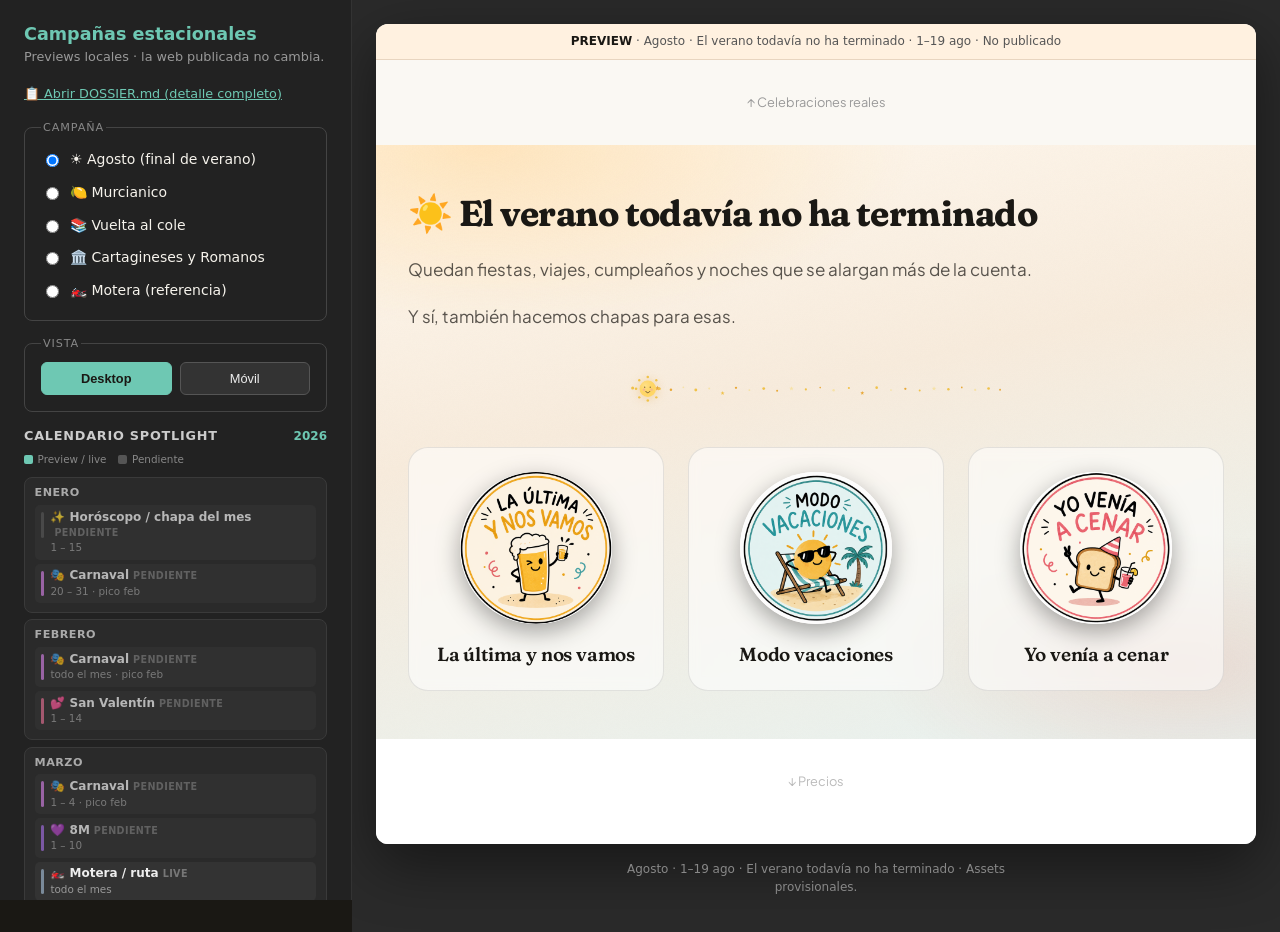
<file: seasonal/preview.html>
<!DOCTYPE html>
<html lang="es">
<head>
  <meta charset="UTF-8" />
  <meta name="viewport" content="width=device-width, initial-scale=1.0" />
  <meta name="robots" content="noindex, nofollow" />
  <title>Preview campañas — Chapucica seasonal</title>
  <style>
    *, *::before, *::after { box-sizing: border-box; }
    body {
      margin: 0;
      font-family: system-ui, -apple-system, sans-serif;
      background: #1a1814;
      color: #f6f3ec;
      min-height: 100vh;
    }
    .hub {
      display: grid;
      grid-template-columns: min(22rem, 100%) 1fr;
      min-height: 100vh;
    }
    @media (max-width: 900px) {
      .hub { grid-template-columns: 1fr; }
      .hub__sidebar { border-right: none; border-bottom: 1px solid #333; }
    }
    .hub__sidebar {
      padding: 1.5rem;
      background: #222;
      border-right: 1px solid #333;
      overflow-y: auto;
      max-height: 100vh;
    }
    .hub__sidebar h1 {
      font-size: 1.1rem;
      margin: 0 0 0.25rem;
      color: #6ec8b3;
    }
    .hub__sidebar > p {
      font-size: 0.8rem;
      color: #999;
      margin: 0 0 1rem;
      line-height: 1.45;
    }
    .hub__sidebar a.dossier {
      display: inline-block;
      font-size: 0.8rem;
      color: #6ec8b3;
      margin-bottom: 1.25rem;
    }
    fieldset {
      border: 1px solid #444;
      border-radius: 8px;
      padding: 0.75rem 1rem 1rem;
      margin: 0 0 1rem;
    }
    legend { font-size: 0.7rem; text-transform: uppercase; letter-spacing: 0.08em; color: #888; }
    .hub__opts { display: flex; flex-direction: column; gap: 0.35rem; }
    .hub__opts label {
      display: flex;
      align-items: center;
      gap: 0.5rem;
      font-size: 0.875rem;
      cursor: pointer;
      padding: 0.35rem 0;
    }
    .hub__device {
      display: flex;
      gap: 0.5rem;
    }
    .hub__device button {
      flex: 1;
      padding: 0.5rem;
      border: 1px solid #555;
      border-radius: 6px;
      background: #333;
      color: #eee;
      cursor: pointer;
      font-size: 0.8rem;
    }
    .hub__device button.is-active {
      background: #6ec8b3;
      color: #1a1814;
      border-color: #6ec8b3;
      font-weight: 600;
    }
    .hub__stage {
      display: flex;
      flex-direction: column;
      align-items: center;
      justify-content: flex-start;
      padding: 1.5rem;
      background: #2a2a2a;
      overflow: auto;
    }
    .hub__frame-wrap {
      transition: width 0.35s ease;
      box-shadow: 0 20px 60px rgba(0,0,0,0.45);
      border-radius: 12px;
      overflow: hidden;
      background: #fff;
    }
    .hub__frame-wrap--desktop { width: min(100%, 960px); }
    .hub__frame-wrap--mobile { width: 390px; max-width: 100%; }
    .hub__frame-wrap iframe {
      display: block;
      width: 100%;
      height: 820px;
      border: none;
    }
    .hub__meta {
      margin-top: 1rem;
      font-size: 0.75rem;
      color: #888;
      text-align: center;
      max-width: 28rem;
      line-height: 1.5;
    }

    /* ── Calendario anual ── */
    .cal {
      margin: 0 0 1rem;
    }
    .cal__head {
      display: flex;
      align-items: baseline;
      justify-content: space-between;
      gap: 0.5rem;
      margin-bottom: 0.65rem;
    }
    .cal__head h2 {
      margin: 0;
      font-size: 0.8rem;
      font-weight: 600;
      color: #ccc;
      text-transform: uppercase;
      letter-spacing: 0.06em;
    }
    .cal__year {
      font-size: 0.75rem;
      color: #6ec8b3;
      font-weight: 600;
    }
    .cal__legend {
      display: flex;
      flex-wrap: wrap;
      gap: 0.45rem 0.75rem;
      margin-bottom: 0.75rem;
      font-size: 0.65rem;
      color: #888;
    }
    .cal__legend span {
      display: inline-flex;
      align-items: center;
      gap: 0.3rem;
    }
    .cal__dot {
      width: 0.55rem;
      height: 0.55rem;
      border-radius: 2px;
      flex-shrink: 0;
    }
    .cal__months {
      display: flex;
      flex-direction: column;
      gap: 0.4rem;
    }
    .cal__month {
      background: #2a2a2a;
      border: 1px solid #3a3a3a;
      border-radius: 8px;
      padding: 0.5rem 0.6rem 0.55rem;
    }
    .cal__month-name {
      font-size: 0.7rem;
      font-weight: 700;
      letter-spacing: 0.04em;
      text-transform: uppercase;
      color: #aaa;
      margin-bottom: 0.35rem;
    }
    .cal__items {
      display: flex;
      flex-direction: column;
      gap: 0.25rem;
    }
    .cal__item {
      display: grid;
      grid-template-columns: auto 1fr;
      gap: 0.4rem;
      align-items: start;
      padding: 0.3rem 0.4rem;
      border-radius: 5px;
      border: none;
      background: #333;
      color: #eee;
      text-align: left;
      cursor: default;
      font: inherit;
      width: 100%;
    }
    .cal__item[data-preview] {
      cursor: pointer;
    }
    .cal__item[data-preview]:hover {
      background: #3d3d3d;
      outline: 1px solid #555;
    }
    .cal__item.is-active {
      outline: 1px solid #6ec8b3;
      background: #2f3d38;
    }
    .cal__item-bar {
      width: 3px;
      min-height: 1.6rem;
      border-radius: 2px;
      margin-top: 0.15rem;
    }
    .cal__item-body {
      min-width: 0;
    }
    .cal__item-title {
      display: block;
      font-size: 0.75rem;
      font-weight: 600;
      line-height: 1.25;
    }
    .cal__item-dates {
      display: block;
      font-size: 0.65rem;
      color: #999;
      margin-top: 0.1rem;
      line-height: 1.3;
    }
    .cal__item-status {
      display: inline-block;
      margin-left: 0.25rem;
      font-size: 0.6rem;
      font-weight: 600;
      text-transform: uppercase;
      letter-spacing: 0.04em;
      color: #777;
    }
    .cal__empty {
      font-size: 0.7rem;
      color: #555;
      font-style: italic;
      padding: 0.15rem 0;
    }
    .cal__note {
      margin: 0.65rem 0 0;
      font-size: 0.65rem;
      color: #777;
      line-height: 1.4;
    }

    /* Colores por campaña */
    .c-motera { background: #7a8a9a; }
    .c-murcianico { background: #f0c24a; }
    .c-agosto { background: #e07a5f; }
    .c-cole { background: #5b7fd4; }
    .c-cartagineses { background: #c45c3a; }
    .c-sanvalentin { background: #d46a8a; }
    .c-carnaval { background: #c47ad4; }
    .c-8m { background: #9b6ad4; }
    .c-primavera { background: #6ec8b3; }
    .c-comuniones { background: #e8d5a3; }
    .c-orgullo { background: #e85a9a; }
    .c-halloween { background: #e07a30; }
    .c-navidad { background: #3a9d6e; }
    .c-planned { background: #555; }
  </style>
</head>
<body>

  <div class="hub">
    <aside class="hub__sidebar">
      <h1>Campañas estacionales</h1>
      <p>Previews locales · la web publicada no cambia.</p>
      <a class="dossier" href="DOSSIER.md">📋 Abrir DOSSIER.md (detalle completo)</a>

      <fieldset>
        <legend>Campaña</legend>
        <div class="hub__opts" id="campaign-opts">
          <label><input type="radio" name="campaign" value="previews/agosto.html" data-id="agosto" checked /> ☀️ Agosto (final de verano)</label>
          <label><input type="radio" name="campaign" value="previews/murcianico.html" data-id="murcianico" /> 🍋 Murcianico</label>
          <label><input type="radio" name="campaign" value="previews/vuelta-cole.html" data-id="vuelta-cole" /> 📚 Vuelta al cole</label>
          <label><input type="radio" name="campaign" value="previews/cartagineses.html" data-id="cartagineses" /> 🏛️ Cartagineses y Romanos</label>
          <label><input type="radio" name="campaign" value="previews/motera.html" data-id="motera" /> 🏍️ Motera (referencia)</label>
        </div>
      </fieldset>

      <fieldset>
        <legend>Vista</legend>
        <div class="hub__device">
          <button type="button" class="is-active" data-device="desktop">Desktop</button>
          <button type="button" data-device="mobile">Móvil</button>
        </div>
      </fieldset>

      <section class="cal" aria-labelledby="cal-title">
        <div class="cal__head">
          <h2 id="cal-title">Calendario spotlight</h2>
          <span class="cal__year">2026</span>
        </div>
        <div class="cal__legend">
          <span><i class="cal__dot" style="background:#6ec8b3"></i> Preview / live</span>
          <span><i class="cal__dot" style="background:#555"></i> Pendiente</span>
        </div>
        <div class="cal__months" id="cal-months"></div>
        <p class="cal__note">
          Una sola campaña spotlight a la vez. Bodas/bautizos/comuniones/despedidas viven en wizard+galería (no compiten aquí).
          Fuera de calendario: San Juan y Black Friday.
          En sep hay solape cole ↔ Cartagineses: al publicar hay que decidir corte (p. ej. cole hasta ~14, Cartagineses desde ~15 o priorizar fiesta).
        </p>
      </section>
    </aside>

    <main class="hub__stage">
      <div class="hub__frame-wrap hub__frame-wrap--desktop" id="frame-wrap">
        <iframe id="preview-frame" src="previews/agosto.html" title="Preview campaña"></iframe>
      </div>
      <p class="hub__meta" id="meta">Agosto · 1–19 ago · El verano todavía no ha terminado · Preview provisional.</p>
    </main>
  </div>

  <script>
    const meta = {
      'previews/agosto.html': 'Agosto · 1–19 ago · El verano todavía no ha terminado · Assets provisionales.',
      'previews/murcianico.html': 'Murcianico · 1–31 jul · Típicos y humor · Limones de fondo.',
      'previews/vuelta-cole.html': 'Vuelta al cole · 20 ago – 14 sep · Placeholders hasta diseños reales.',
      'previews/cartagineses.html': 'Cartagineses y Romanos · 1–30 sep · Fiesta 18–27 sep 2026.',
      'previews/motera.html': 'Motera · Referencia actual en chapucica.com · Mar–May.'
    };

    /** Año de referencia + ventanas acordadas (y pendientes del dossier). */
    const YEAR = 2026;
    const campaigns = [
      { id: 'horoscopo', title: 'Horóscopo / chapa del mes', emoji: '✨', color: 'c-planned', start: '2026-01-01', end: '2026-01-15', status: 'planned' },
      { id: 'carnaval', title: 'Carnaval', emoji: '🎭', color: 'c-carnaval', start: '2026-01-20', end: '2026-03-04', status: 'planned', note: 'pico feb' },
      { id: 'san-valentin', title: 'San Valentín', emoji: '💕', color: 'c-sanvalentin', start: '2026-02-01', end: '2026-02-14', status: 'planned' },
      { id: '8m', title: '8M', emoji: '💜', color: 'c-8m', start: '2026-03-01', end: '2026-03-10', status: 'planned' },
      { id: 'motera', title: 'Motera / ruta', emoji: '🏍️', color: 'c-motera', start: '2026-03-01', end: '2026-05-31', status: 'live', preview: 'previews/motera.html' },
      { id: 'primavera', title: 'Primavera Murcia (Bando…)', emoji: '🌸', color: 'c-primavera', start: '2026-03-29', end: '2026-04-30', status: 'planned', note: 'Semana Santa + abril' },
      { id: 'comuniones', title: 'Comuniones (refuerzo)', emoji: '⛪', color: 'c-comuniones', start: '2026-05-01', end: '2026-06-30', status: 'planned', note: 'pico jun · no quita wizard' },
      { id: 'orgullo', title: 'Orgullo LGTBI', emoji: '🏳️‍🌈', color: 'c-orgullo', start: '2026-06-15', end: '2026-07-10', status: 'planned' },
      { id: 'murcianico', title: 'Murcianico', emoji: '🍋', color: 'c-murcianico', start: '2026-07-01', end: '2026-07-31', status: 'preview', preview: 'previews/murcianico.html', note: 'fallback verano' },
      { id: 'agosto', title: 'El verano todavía no ha terminado', emoji: '☀️', color: 'c-agosto', start: '2026-08-01', end: '2026-08-19', status: 'preview', preview: 'previews/agosto.html' },
      { id: 'vuelta-cole', title: 'Vuelta al cole', emoji: '📚', color: 'c-cole', start: '2026-08-20', end: '2026-09-14', status: 'preview', preview: 'previews/vuelta-cole.html' },
      { id: 'cartagineses', title: 'Cartagineses y Romanos', emoji: '🏛️', color: 'c-cartagineses', start: '2026-09-01', end: '2026-09-30', status: 'preview', preview: 'previews/cartagineses.html', note: 'pico fiesta 18–27 sep' },
      { id: 'halloween', title: 'Halloween', emoji: '🎃', color: 'c-halloween', start: '2026-10-15', end: '2026-11-02', status: 'planned' },
      { id: 'navidad', title: 'Navidad + Reyes', emoji: '🎄', color: 'c-navidad', start: '2026-11-25', end: '2027-01-06', status: 'planned' }
    ];

    const MONTHS = ['Enero','Febrero','Marzo','Abril','Mayo','Junio','Julio','Agosto','Septiembre','Octubre','Noviembre','Diciembre'];
    const STATUS_LABEL = { live: 'live', preview: 'preview', planned: 'pendiente' };

    const frame = document.getElementById('preview-frame');
    const wrap = document.getElementById('frame-wrap');
    const metaEl = document.getElementById('meta');
    const calRoot = document.getElementById('cal-months');

    function parseYMD(s) {
      const [y, m, d] = s.split('-').map(Number);
      return new Date(y, m - 1, d);
    }

    function fmtDay(d) {
      return String(d.getDate());
    }

    function overlapsMonth(c, year, monthIndex) {
      const mStart = new Date(year, monthIndex, 1);
      const mEnd = new Date(year, monthIndex + 1, 0);
      const cStart = parseYMD(c.start);
      const cEnd = parseYMD(c.end);
      return cStart <= mEnd && cEnd >= mStart;
    }

    function rangeInMonth(c, year, monthIndex) {
      const mStart = new Date(year, monthIndex, 1);
      const mEnd = new Date(year, monthIndex + 1, 0);
      const cStart = parseYMD(c.start);
      const cEnd = parseYMD(c.end);
      const from = cStart < mStart ? mStart : cStart;
      const to = cEnd > mEnd ? mEnd : cEnd;
      if (from.getTime() === to.getTime()) return `día ${fmtDay(from)}`;
      if (from.getDate() === 1 && to.getDate() === mEnd.getDate()) return 'todo el mes';
      return `${fmtDay(from)} – ${fmtDay(to)}`;
    }

    function statusClass(s) {
      return s === 'planned' ? 'planned' : s;
    }

    function selectCampaign(previewPath) {
      if (!previewPath) return;
      const radio = document.querySelector(`input[name="campaign"][value="${previewPath}"]`);
      if (radio) {
        radio.checked = true;
        frame.src = previewPath;
        metaEl.textContent = meta[previewPath] || '';
      }
      document.querySelectorAll('.cal__item').forEach(el => {
        el.classList.toggle('is-active', el.dataset.preview === previewPath);
      });
    }

    function renderCalendar() {
      calRoot.innerHTML = '';
      MONTHS.forEach((name, monthIndex) => {
        const monthEl = document.createElement('div');
        monthEl.className = 'cal__month';
        monthEl.innerHTML = `<div class="cal__month-name">${name}</div>`;
        const items = document.createElement('div');
        items.className = 'cal__items';

        const inMonth = campaigns.filter(c => overlapsMonth(c, YEAR, monthIndex));
        if (!inMonth.length) {
          items.innerHTML = '<div class="cal__empty">Sin spotlight fijado</div>';
        } else {
          inMonth
            .sort((a, b) => a.start.localeCompare(b.start))
            .forEach(c => {
              const btn = document.createElement('button');
              btn.type = 'button';
              btn.className = 'cal__item';
              if (c.preview) btn.dataset.preview = c.preview;
              btn.dataset.id = c.id;
              const dates = rangeInMonth(c, YEAR, monthIndex);
              const note = c.note ? ` · ${c.note}` : '';
              btn.innerHTML = `
                <span class="cal__item-bar ${c.color}" aria-hidden="true"></span>
                <span class="cal__item-body">
                  <span class="cal__item-title">${c.emoji} ${c.title}<span class="cal__item-status">${STATUS_LABEL[c.status] || c.status}</span></span>
                  <span class="cal__item-dates">${dates}${note}</span>
                </span>
              `;
              if (c.preview) {
                btn.addEventListener('click', () => selectCampaign(c.preview));
                btn.title = 'Abrir preview';
              } else {
                btn.title = 'Pendiente de preview';
                btn.disabled = true;
                btn.style.opacity = '0.72';
                btn.style.cursor = 'default';
              }
              items.appendChild(btn);
            });
        }

        monthEl.appendChild(items);
        calRoot.appendChild(monthEl);
      });
    }

    renderCalendar();
    selectCampaign('previews/agosto.html');

    document.getElementById('campaign-opts').addEventListener('change', e => {
      if (e.target.name !== 'campaign') return;
      frame.src = e.target.value;
      metaEl.textContent = meta[e.target.value] || '';
      document.querySelectorAll('.cal__item').forEach(el => {
        el.classList.toggle('is-active', el.dataset.preview === e.target.value);
      });
    });

    document.querySelector('.hub__device').addEventListener('click', e => {
      const btn = e.target.closest('button');
      if (!btn) return;
      document.querySelectorAll('.hub__device button').forEach(b => b.classList.remove('is-active'));
      btn.classList.add('is-active');
      wrap.classList.toggle('hub__frame-wrap--mobile', btn.dataset.device === 'mobile');
      wrap.classList.toggle('hub__frame-wrap--desktop', btn.dataset.device === 'desktop');
    });
  </script>
</body>
</html>
</file>
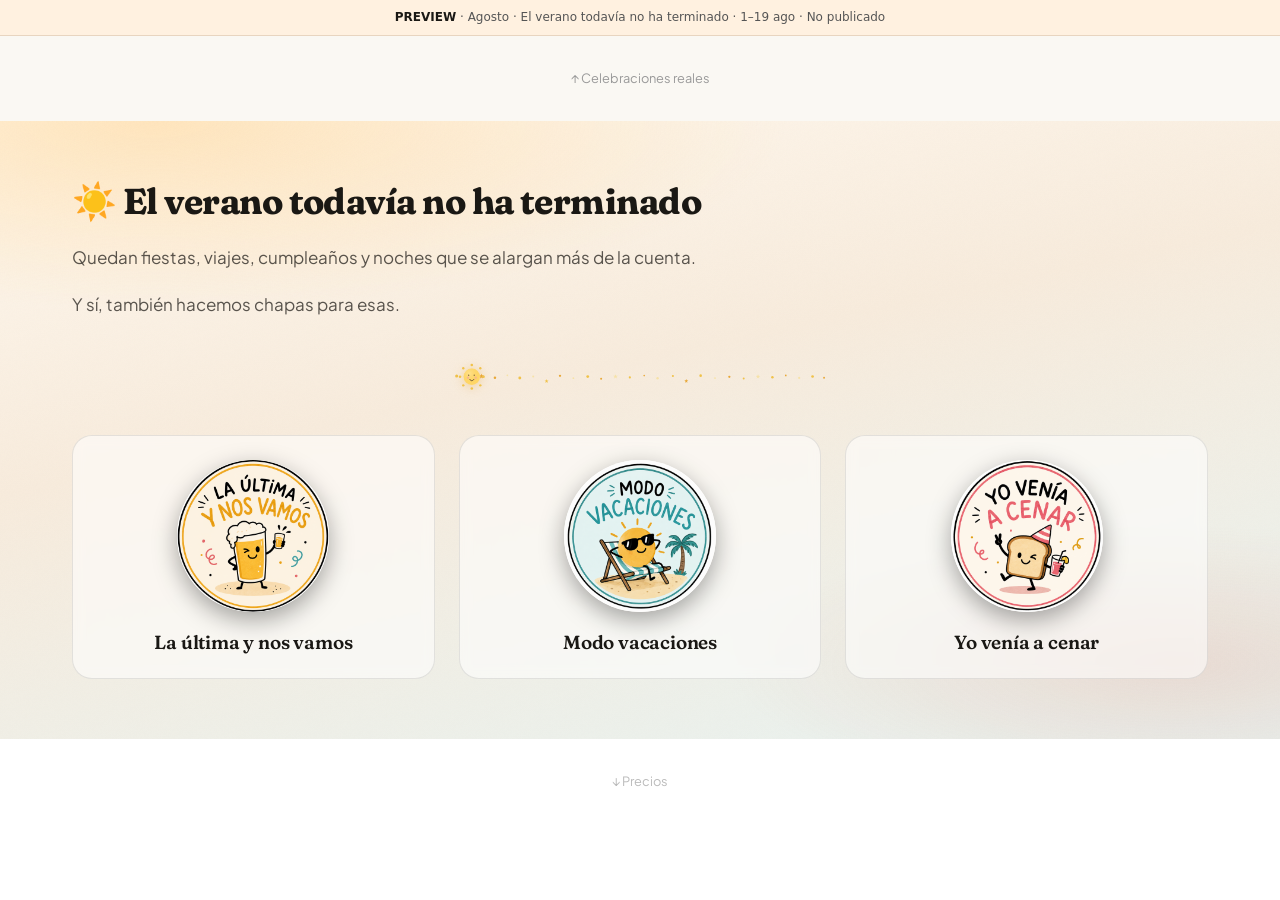
<file: seasonal/previews/agosto.html>
<!DOCTYPE html>
<html lang="es">
<head>
  <meta charset="UTF-8" />
  <meta name="viewport" content="width=device-width, initial-scale=1.0" />
  <meta name="robots" content="noindex, nofollow" />
  <title>Preview · Agosto — Chapucica seasonal</title>
  <link rel="preconnect" href="https://fonts.googleapis.com" />
  <link rel="preconnect" href="https://fonts.gstatic.com" crossorigin />
  <link href="https://fonts.googleapis.com/css2?family=Fraunces:ital,opsz,wght@0,9..144,600;0,9..144,700;0,9..144,800&family=Plus+Jakarta+Sans:wght@400;500;600;700&display=swap" rel="stylesheet" />
  <link rel="stylesheet" href="../../style.css?v=51" />
  <link rel="stylesheet" href="../seasonal-themes.css?v=agosto-orbit-5" />
  <style>
    .preview-chrome {
      background: #fff1e0;
      padding: 0.5rem 1rem;
      font-size: 0.75rem;
      font-family: system-ui, sans-serif;
      color: #555;
      text-align: center;
      border-bottom: 1px solid #e8d5c0;
    }
    .preview-chrome strong { color: #1a1814; }
    .preview-fake-section {
      padding: 2rem 1rem;
      text-align: center;
      font-size: 0.8rem;
      color: #999;
      background: #faf8f3;
    }
    .preview-fake-section--next { background: #fff; color: #bbb; }
  </style>
</head>
<body>

  <p class="preview-chrome"><strong>PREVIEW</strong> · Agosto · El verano todavía no ha terminado · 1–19 ago · No publicado</p>

  <div class="preview-fake-section" aria-hidden="true">↑ Celebraciones reales</div>

  <section
    class="spotlight spotlight--agosto"
    id="spotlight"
    data-campaign="agosto"
    aria-labelledby="spotlight-heading"
  >
    <div class="spotlight__texture" aria-hidden="true"></div>

    <div class="container spotlight__inner">
      <header class="spotlight__header section-header">
        <h2 class="spotlight__heading" id="spotlight-heading">☀️ El verano todavía no ha terminado</h2>
        <div class="spotlight__body">
          <p class="spotlight__text">
            Quedan fiestas, viajes, cumpleaños y noches que se alargan más de la cuenta.
          </p>
          <p class="spotlight__text">Y sí, también hacemos chapas para esas.</p>
        </div>
      </header>

      <div class="spotlight__scene spotlight__scene--dusk" aria-hidden="true">
        <div class="agosto-dusk">
          <svg class="agosto-dusk__path" viewBox="0 0 400 36" preserveAspectRatio="xMidYMid meet" focusable="false" aria-hidden="true">
            <!-- camino irregular: puntos + chispas (eje imaginario en y=18) -->
            <circle cx="8" cy="17" r="1.6" fill="#f0c24a"/>
            <circle cx="22" cy="19.5" r="1.1" fill="#f6e2a8"/>
            <path d="M34 14.5l0.7 1.8 1.9.1-1.5 1.2.5 1.9-1.6-1.1-1.6 1.1.5-1.9-1.5-1.2 1.9-.1z" fill="#e8a838"/>
            <circle cx="48" cy="18.8" r="1.3" fill="#e8a838"/>
            <circle cx="61" cy="16.2" r="0.9" fill="#f6e2a8"/>
            <circle cx="74" cy="19" r="1.5" fill="#f0c24a"/>
            <circle cx="88" cy="17.4" r="1.05" fill="#f6e2a8"/>
            <path d="M102 20.2l0.55 1.45 1.55.05-1.25.95.4 1.5-1.25-.85-1.25.85.4-1.5-1.25-.95 1.55-.05z" fill="#f0c24a"/>
            <circle cx="116" cy="16.8" r="1.2" fill="#e8a838"/>
            <circle cx="130" cy="19.2" r="0.95" fill="#f6e2a8"/>
            <circle cx="145" cy="17.6" r="1.45" fill="#f0c24a"/>
            <circle cx="159" cy="19.8" r="1.05" fill="#e8a838"/>
            <path d="M174 15l0.65 1.7 1.8.05-1.45 1.1.5 1.75-1.5-1-1.5 1 .5-1.75-1.45-1.1 1.8-.05z" fill="#f6e2a8"/>
            <circle cx="189" cy="18.4" r="1.15" fill="#f0c24a"/>
            <circle cx="204" cy="16.5" r="0.85" fill="#e8a838"/>
            <!-- hueco central para el sol -->
            <circle cx="218" cy="19.3" r="1.25" fill="#f6e2a8"/>
            <circle cx="234" cy="17" r="1.1" fill="#f0c24a"/>
            <path d="M248 20l0.55 1.45 1.55.05-1.25.95.4 1.5-1.25-.85-1.25.85.4-1.5-1.25-.95 1.55-.05z" fill="#e8a838"/>
            <circle cx="263" cy="16.6" r="1.35" fill="#f0c24a"/>
            <circle cx="278" cy="19.1" r="0.95" fill="#f6e2a8"/>
            <circle cx="293" cy="17.8" r="1.2" fill="#e8a838"/>
            <circle cx="308" cy="19.6" r="1.05" fill="#f0c24a"/>
            <path d="M323 15.2l0.6 1.6 1.7.05-1.35 1.05.45 1.65-1.4-.95-1.4.95.45-1.65-1.35-1.05 1.7-.05z" fill="#f6e2a8"/>
            <circle cx="338" cy="18.2" r="1.3" fill="#f0c24a"/>
            <circle cx="352" cy="16.4" r="0.9" fill="#e8a838"/>
            <circle cx="366" cy="19" r="1.15" fill="#f6e2a8"/>
            <circle cx="380" cy="17.5" r="1.4" fill="#f0c24a"/>
            <circle cx="392" cy="18.8" r="1" fill="#e8a838"/>
          </svg>

          <div class="agosto-dusk__traveler">
            <div class="agosto-dusk__sun">
              <svg viewBox="0 0 64 64" width="100%" height="100%" focusable="false" aria-hidden="true">
                <g fill="#f0c24a">
                  <circle cx="32" cy="12" r="2.2"/>
                  <circle cx="32" cy="52" r="2.2"/>
                  <circle cx="12" cy="32" r="2.2"/>
                  <circle cx="52" cy="32" r="2.2"/>
                  <circle cx="17.5" cy="17.5" r="2"/>
                  <circle cx="46.5" cy="17.5" r="2"/>
                  <circle cx="17.5" cy="46.5" r="2"/>
                  <circle cx="46.5" cy="46.5" r="2"/>
                </g>
                <circle cx="32" cy="32" r="14" fill="#ffd666"/>
                <circle cx="32" cy="32" r="14" fill="url(#agostoSunGlow)" opacity="0.35"/>
                <path d="M26 29.5c0-1.2.7-1.6 1.4-.9.5.5.5 1.3 0 1.8-.7.7-1.4.3-1.4-.9zm9.2 0c0-1.2.7-1.6 1.4-.9.5.5.5 1.3 0 1.8-.7.7-1.4.3-1.4-.9z" fill="#5a4630"/>
                <path d="M28.5 36.5c1.2 1.4 2.6 2.1 3.5 2.1s2.3-.7 3.5-2.1" fill="none" stroke="#5a4630" stroke-width="1.6" stroke-linecap="round"/>
                <circle cx="25.5" cy="33.5" r="2" fill="#f2a8a0" opacity="0.7"/>
                <circle cx="38.5" cy="33.5" r="2" fill="#f2a8a0" opacity="0.7"/>
                <defs>
                  <radialGradient id="agostoSunGlow" cx="35%" cy="30%" r="65%">
                    <stop offset="0%" stop-color="#fff6d0"/>
                    <stop offset="100%" stop-color="#f0c24a" stop-opacity="0"/>
                  </radialGradient>
                </defs>
              </svg>
            </div>
          </div>
        </div>
      </div>

      <ul class="spotlight__products" role="list">
        <li class="spotlight-card">
          <article class="spotlight-card__inner">
            <div class="spotlight-card__media">
              <img
                class="spotlight-card__image"
                src="../../assets/spotlight/agosto-01.png"
                alt="Chapa personalizada La última y nos vamos"
                width="1024"
                height="1024"
                loading="lazy"
                decoding="async"
              />
            </div>
            <h3 class="spotlight-card__name">La última y nos vamos</h3>
          </article>
        </li>
        <li class="spotlight-card">
          <article class="spotlight-card__inner">
            <div class="spotlight-card__media">
              <img
                class="spotlight-card__image"
                src="../../assets/spotlight/agosto-02.png"
                alt="Chapa personalizada Modo vacaciones"
                width="1024"
                height="1024"
                loading="lazy"
                decoding="async"
              />
            </div>
            <h3 class="spotlight-card__name">Modo vacaciones</h3>
          </article>
        </li>
        <li class="spotlight-card">
          <article class="spotlight-card__inner">
            <div class="spotlight-card__media">
              <img
                class="spotlight-card__image"
                src="../../assets/spotlight/agosto-03.png"
                alt="Chapa personalizada Yo venía a cenar"
                width="1024"
                height="1024"
                loading="lazy"
                decoding="async"
              />
            </div>
            <h3 class="spotlight-card__name">Yo venía a cenar</h3>
          </article>
        </li>
      </ul>
    </div>
  </section>

  <div class="preview-fake-section preview-fake-section--next" aria-hidden="true">↓ Precios</div>

</body>
</html>
</file>
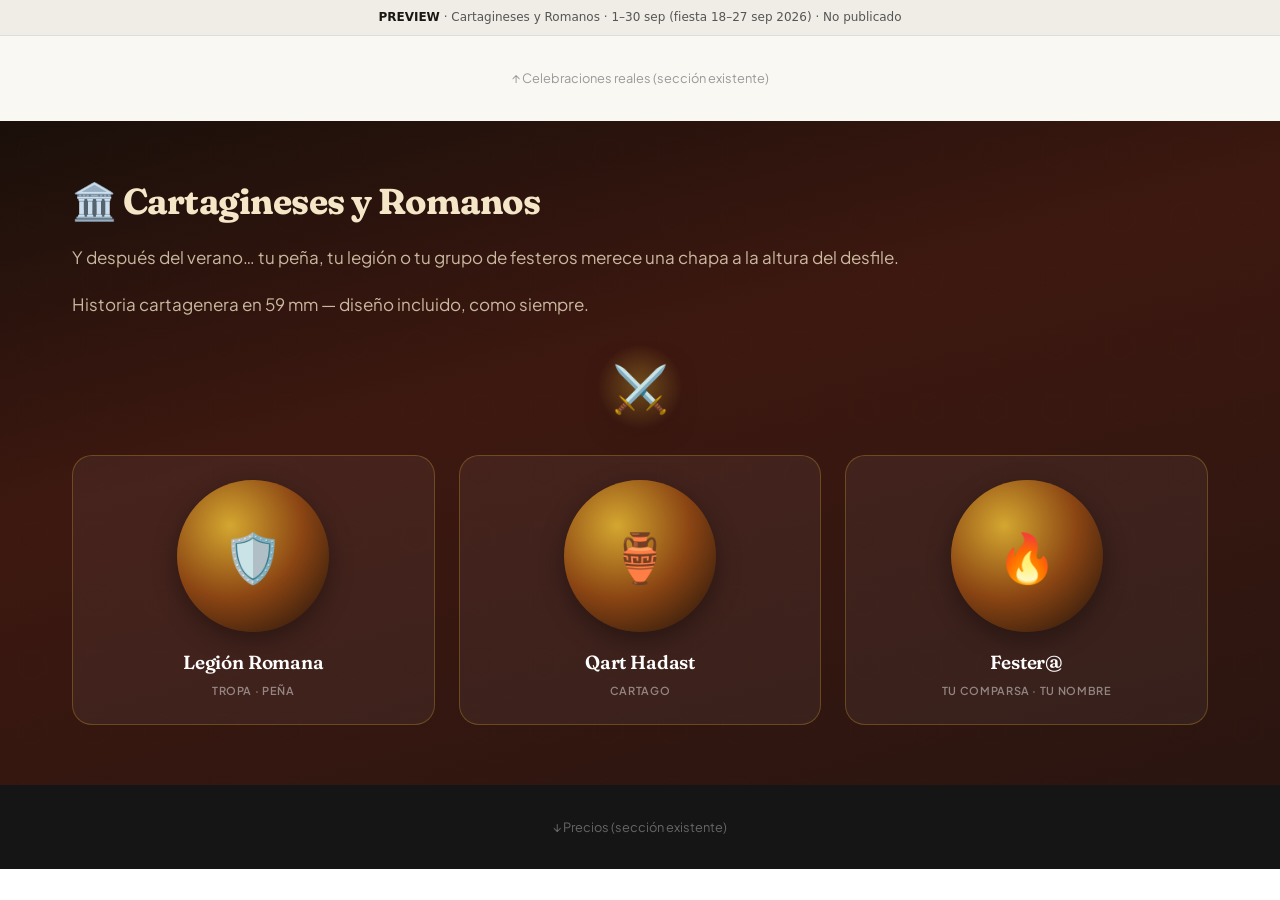
<file: seasonal/previews/cartagineses.html>
<!DOCTYPE html>
<html lang="es">
<head>
  <meta charset="UTF-8" />
  <meta name="viewport" content="width=device-width, initial-scale=1.0" />
  <meta name="robots" content="noindex, nofollow" />
  <title>Preview · Cartagineses y Romanos — Chapucica seasonal</title>
  <link rel="preconnect" href="https://fonts.googleapis.com" />
  <link rel="preconnect" href="https://fonts.gstatic.com" crossorigin />
  <link href="https://fonts.googleapis.com/css2?family=Fraunces:ital,opsz,wght@0,9..144,600;0,9..144,700;0,9..144,800&family=Plus+Jakarta+Sans:wght@400;500;600;700&display=swap" rel="stylesheet" />
  <link rel="stylesheet" href="../../style.css?v=40" />
  <link rel="stylesheet" href="../seasonal-themes.css" />
  <style>
    .preview-chrome {
      background: #f0ede6;
      padding: 0.5rem 1rem;
      font-size: 0.75rem;
      font-family: system-ui, sans-serif;
      color: #555;
      text-align: center;
      border-bottom: 1px solid #ddd;
    }
    .preview-chrome strong { color: #1a1814; }
    .preview-fake-section {
      padding: 2rem 1rem;
      text-align: center;
      font-size: 0.8rem;
      color: #999;
      background: #faf8f3;
    }
    .preview-fake-section--dark { background: #151515; color: #666; }
  </style>
</head>
<body>

  <p class="preview-chrome"><strong>PREVIEW</strong> · Cartagineses y Romanos · 1–30 sep (fiesta 18–27 sep 2026) · No publicado</p>

  <div class="preview-fake-section" aria-hidden="true">↑ Celebraciones reales (sección existente)</div>

  <section
    class="spotlight spotlight--cartagineses"
    id="spotlight"
    data-campaign="cartagineses"
    aria-labelledby="spotlight-heading"
  >
    <div class="spotlight__texture" aria-hidden="true"></div>

    <div class="container spotlight__inner">
      <header class="spotlight__header section-header">
        <h2 class="spotlight__heading" id="spotlight-heading">🏛️ Cartagineses y Romanos</h2>
        <div class="spotlight__body">
          <p class="spotlight__text">
            Y después del verano… tu peña, tu legión o tu grupo de festeros merece una chapa a la altura del desfile.
          </p>
          <p class="spotlight__text">Historia cartagenera en 59 mm — diseño incluido, como siempre.</p>
        </div>
      </header>

      <div class="spotlight__scene spotlight__scene--mascot" aria-hidden="true">
        <div class="seasonal-mascot seasonal-mascot--cartagineses">
          <span class="seasonal-mascot__glow"></span>
          <span class="seasonal-mascot__icon">⚔️</span>
        </div>
      </div>

      <ul class="spotlight__products" role="list">
        <li class="spotlight-card">
          <article class="spotlight-card__inner">
            <div class="spotlight-card__media">
              <span class="spotlight-card__placeholder" aria-hidden="true">🛡️</span>
            </div>
            <h3 class="spotlight-card__name">Legión Romana</h3>
            <span class="spotlight-card__tag">Tropa · peña</span>
          </article>
        </li>
        <li class="spotlight-card">
          <article class="spotlight-card__inner">
            <div class="spotlight-card__media">
              <span class="spotlight-card__placeholder" aria-hidden="true">🏺</span>
            </div>
            <h3 class="spotlight-card__name">Qart Hadast</h3>
            <span class="spotlight-card__tag">Cartago</span>
          </article>
        </li>
        <li class="spotlight-card">
          <article class="spotlight-card__inner">
            <div class="spotlight-card__media">
              <span class="spotlight-card__placeholder" aria-hidden="true">🔥</span>
            </div>
            <h3 class="spotlight-card__name">Fester@</h3>
            <span class="spotlight-card__tag">Tu comparsa · tu nombre</span>
          </article>
        </li>
      </ul>
    </div>
  </section>

  <div class="preview-fake-section preview-fake-section--dark" aria-hidden="true">↓ Precios (sección existente)</div>

</body>
</html>
</file>
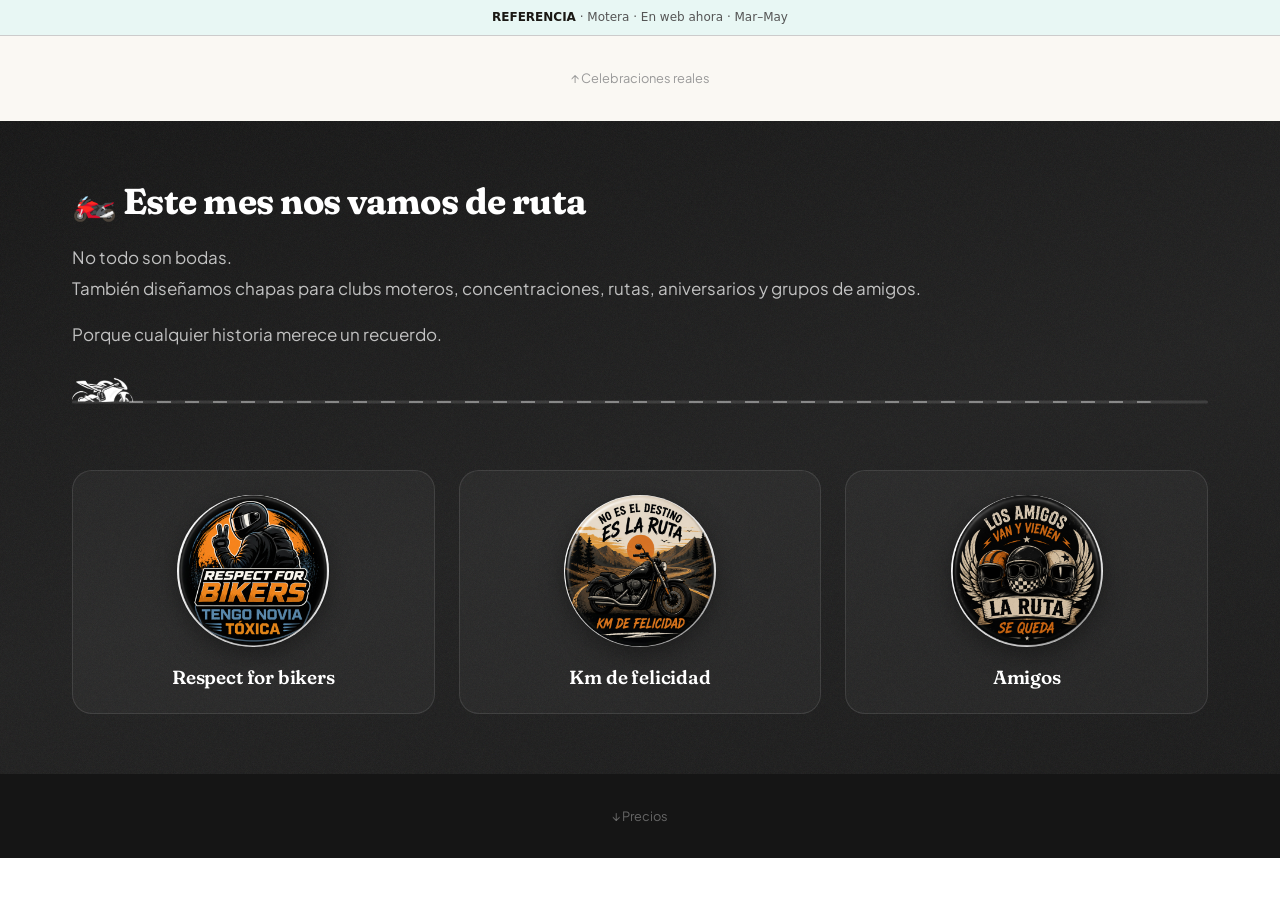
<file: seasonal/previews/motera.html>
<!DOCTYPE html>
<html lang="es">
<head>
  <meta charset="UTF-8" />
  <meta name="viewport" content="width=device-width, initial-scale=1.0" />
  <meta name="robots" content="noindex, nofollow" />
  <title>Preview · Motera (referencia) — Chapucica seasonal</title>
  <link rel="preconnect" href="https://fonts.googleapis.com" />
  <link rel="preconnect" href="https://fonts.gstatic.com" crossorigin />
  <link href="https://fonts.googleapis.com/css2?family=Fraunces:ital,opsz,wght@0,9..144,600;0,9..144,700;0,9..144,800&family=Plus+Jakarta+Sans:wght@400;500;600;700&display=swap" rel="stylesheet" />
  <link rel="stylesheet" href="../../style.css?v=40" />
  <style>
    .preview-chrome {
      background: #e8f7f4;
      padding: 0.5rem 1rem;
      font-size: 0.75rem;
      font-family: system-ui, sans-serif;
      color: #555;
      text-align: center;
      border-bottom: 1px solid #ccc;
    }
    .preview-chrome strong { color: #1a1814; }
    .preview-fake-section {
      padding: 2rem 1rem;
      text-align: center;
      font-size: 0.8rem;
      color: #999;
      background: #faf8f3;
    }
    .preview-fake-section--dark { background: #151515; color: #666; }
  </style>
</head>
<body>

  <p class="preview-chrome"><strong>REFERENCIA</strong> · Motera · En web ahora · Mar–May</p>

  <div class="preview-fake-section" aria-hidden="true">↑ Celebraciones reales</div>

  <section class="spotlight spotlight--ruta" id="spotlight" data-campaign="ruta-moto" aria-labelledby="spotlight-heading">
    <div class="spotlight__texture" aria-hidden="true"></div>
    <div class="container spotlight__inner">
      <header class="spotlight__header section-header">
        <h2 class="spotlight__heading" id="spotlight-heading">🏍️ Este mes nos vamos de ruta</h2>
        <div class="spotlight__body">
          <p class="spotlight__text">
            No todo son bodas.<br />
            También diseñamos chapas para clubs moteros, concentraciones, rutas, aniversarios y grupos de amigos.
          </p>
          <p class="spotlight__text">Porque cualquier historia merece un recuerdo.</p>
        </div>
      </header>
      <div class="spotlight__scene" data-spotlight-scene="road" aria-hidden="true">
        <div class="spotlight__road">
          <div class="spotlight__road-surface"></div>
          <div class="spotlight__road-dash"></div>
          <img class="spotlight__vehicle spotlight__vehicle--moto" src="../../assets/spotlight/moto-ruta.png?v=19" alt="" width="445" height="175" decoding="async" aria-hidden="true" />
        </div>
      </div>
      <ul class="spotlight__products" role="list">
        <li class="spotlight-card">
          <article class="spotlight-card__inner">
            <div class="spotlight-card__media">
              <img class="spotlight-card__image" src="../../assets/spotlight/ruta-01.png" alt="" width="320" height="320" loading="lazy" />
            </div>
            <h3 class="spotlight-card__name">Respect for bikers</h3>
          </article>
        </li>
        <li class="spotlight-card">
          <article class="spotlight-card__inner">
            <div class="spotlight-card__media">
              <img class="spotlight-card__image" src="../../assets/spotlight/ruta-02.png" alt="" width="320" height="320" loading="lazy" />
            </div>
            <h3 class="spotlight-card__name">Km de felicidad</h3>
          </article>
        </li>
        <li class="spotlight-card">
          <article class="spotlight-card__inner">
            <div class="spotlight-card__media">
              <img class="spotlight-card__image" src="../../assets/spotlight/ruta-03.png" alt="" width="320" height="320" loading="lazy" />
            </div>
            <h3 class="spotlight-card__name">Amigos</h3>
          </article>
        </li>
      </ul>
    </div>
  </section>

  <div class="preview-fake-section preview-fake-section--dark" aria-hidden="true">↓ Precios</div>

</body>
</html>
</file>
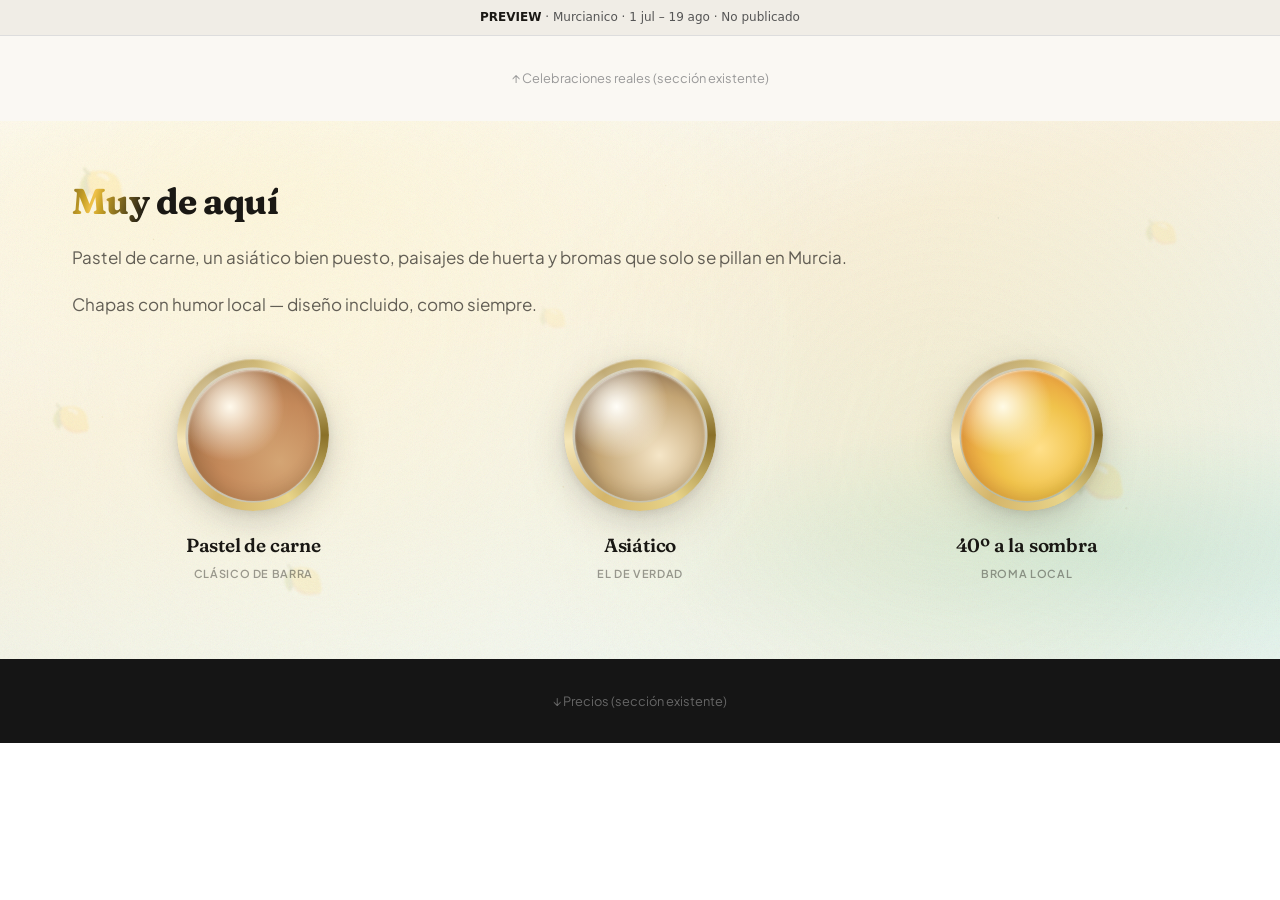
<file: seasonal/previews/murcianico.html>
<!DOCTYPE html>
<html lang="es">
<head>
  <meta charset="UTF-8" />
  <meta name="viewport" content="width=device-width, initial-scale=1.0" />
  <meta name="robots" content="noindex, nofollow" />
  <title>Preview · Murcianico — Chapucica seasonal</title>
  <link rel="preconnect" href="https://fonts.googleapis.com" />
  <link rel="preconnect" href="https://fonts.gstatic.com" crossorigin />
  <link href="https://fonts.googleapis.com/css2?family=Fraunces:ital,opsz,wght@0,9..144,600;0,9..144,700;0,9..144,800&family=Plus+Jakarta+Sans:wght@400;500;600;700&display=swap" rel="stylesheet" />
  <link rel="stylesheet" href="../../style.css?v=40" />
  <link rel="stylesheet" href="../seasonal-themes.css" />
  <style>
    .preview-chrome {
      background: #f0ede6;
      padding: 0.5rem 1rem;
      font-size: 0.75rem;
      font-family: system-ui, sans-serif;
      color: #555;
      text-align: center;
      border-bottom: 1px solid #ddd;
    }
    .preview-chrome strong { color: #1a1814; }
    .preview-fake-section {
      padding: 2rem 1rem;
      text-align: center;
      font-size: 0.8rem;
      color: #999;
      background: #faf8f3;
    }
    .preview-fake-section--dark { background: #151515; color: #666; }
  </style>
</head>
<body>

  <p class="preview-chrome"><strong>PREVIEW</strong> · Murcianico · 1 jul – 19 ago · No publicado</p>

  <div class="preview-fake-section" aria-hidden="true">↑ Celebraciones reales (sección existente)</div>

  <section
    class="spotlight spotlight--murcianico"
    id="spotlight"
    data-campaign="murcianico"
    aria-labelledby="spotlight-heading"
  >
    <div class="spotlight__atmosphere" aria-hidden="true">
      <div class="spotlight__ambience"></div>
      <div class="spotlight__haze"></div>
      <div class="spotlight__dust"></div>
      <div class="spotlight__texture"></div>
      <div class="spotlight__lemons">
        <span class="lemon lemon--a">🍋</span>
        <span class="lemon lemon--b">🍋</span>
        <span class="lemon lemon--c">🍋</span>
        <span class="lemon lemon--d">🍋</span>
        <span class="lemon lemon--e">🍋</span>
        <span class="lemon lemon--f">🍋</span>
      </div>
    </div>

    <div class="container spotlight__inner">
      <header class="spotlight__header section-header">
        <h2 class="spotlight__heading spotlight__heading--reveal" id="spotlight-heading">
          <span class="spotlight__heading-text">Muy de aquí</span>
        </h2>
        <div class="spotlight__body">
          <p class="spotlight__text">
            Pastel de carne, un asiático bien puesto, paisajes de huerta y bromas que solo se pillan en Murcia.
          </p>
          <p class="spotlight__text">Chapas con humor local — diseño incluido, como siempre.</p>
        </div>
      </header>

      <ul class="spotlight__products" role="list">
        <li class="spotlight-card">
          <article class="spotlight-card__inner">
            <div class="spotlight-card__media badge-pin" data-badge>
              <span class="badge-pin__halo" aria-hidden="true"></span>
              <span class="badge-pin__face badge-pin__face--pastel" aria-hidden="true"></span>
              <span class="badge-pin__shine" aria-hidden="true"></span>
              <span class="badge-pin__rim" aria-hidden="true"></span>
            </div>
            <h3 class="spotlight-card__name">Pastel de carne</h3>
            <span class="spotlight-card__tag">Clásico de barra</span>
          </article>
        </li>
        <li class="spotlight-card">
          <article class="spotlight-card__inner">
            <div class="spotlight-card__media badge-pin" data-badge>
              <span class="badge-pin__halo" aria-hidden="true"></span>
              <span class="badge-pin__face badge-pin__face--asiatico" aria-hidden="true"></span>
              <span class="badge-pin__shine" aria-hidden="true"></span>
              <span class="badge-pin__rim" aria-hidden="true"></span>
            </div>
            <h3 class="spotlight-card__name">Asiático</h3>
            <span class="spotlight-card__tag">El de verdad</span>
          </article>
        </li>
        <li class="spotlight-card">
          <article class="spotlight-card__inner">
            <div class="spotlight-card__media badge-pin" data-badge>
              <span class="badge-pin__halo" aria-hidden="true"></span>
              <span class="badge-pin__face badge-pin__face--sol" aria-hidden="true"></span>
              <span class="badge-pin__shine" aria-hidden="true"></span>
              <span class="badge-pin__rim" aria-hidden="true"></span>
            </div>
            <h3 class="spotlight-card__name">40º a la sombra</h3>
            <span class="spotlight-card__tag">Broma local</span>
          </article>
        </li>
      </ul>
    </div>
  </section>

  <div class="preview-fake-section preview-fake-section--dark" aria-hidden="true">↓ Precios (sección existente)</div>

  <script>
    (function () {
      const section = document.getElementById('spotlight');
      if (!section) return;

      const reduceMotion = window.matchMedia('(prefers-reduced-motion: reduce)').matches;
      if (reduceMotion) {
        section.classList.add('is-revealed');
        return;
      }

      requestAnimationFrame(() => section.classList.add('is-revealed'));

      let targetX = 0;
      let targetY = 0;
      let currentX = 0;
      let currentY = 0;
      let rafId = 0;

      function tick() {
        currentX += (targetX - currentX) * 0.06;
        currentY += (targetY - currentY) * 0.06;
        section.style.setProperty('--parallax-x', currentX.toFixed(3));
        section.style.setProperty('--parallax-y', currentY.toFixed(3));
        rafId = requestAnimationFrame(tick);
      }

      section.addEventListener('pointermove', (e) => {
        const rect = section.getBoundingClientRect();
        const nx = ((e.clientX - rect.left) / rect.width) * 2 - 1;
        const ny = ((e.clientY - rect.top) / rect.height) * 2 - 1;
        targetX = Math.max(-1, Math.min(1, nx));
        targetY = Math.max(-1, Math.min(1, ny));

        const badge = e.target.closest('[data-badge]');
        if (badge) {
          const b = badge.getBoundingClientRect();
          const bx = ((e.clientX - b.left) / b.width) * 100;
          const by = ((e.clientY - b.top) / b.height) * 100;
          badge.style.setProperty('--shine-x', bx.toFixed(1) + '%');
          badge.style.setProperty('--shine-y', by.toFixed(1) + '%');
        }
      });

      section.addEventListener('pointerleave', () => {
        targetX = 0;
        targetY = 0;
      });

      rafId = requestAnimationFrame(tick);

      window.addEventListener('pagehide', () => cancelAnimationFrame(rafId), { once: true });
    })();
  </script>
</body>
</html>
</file>
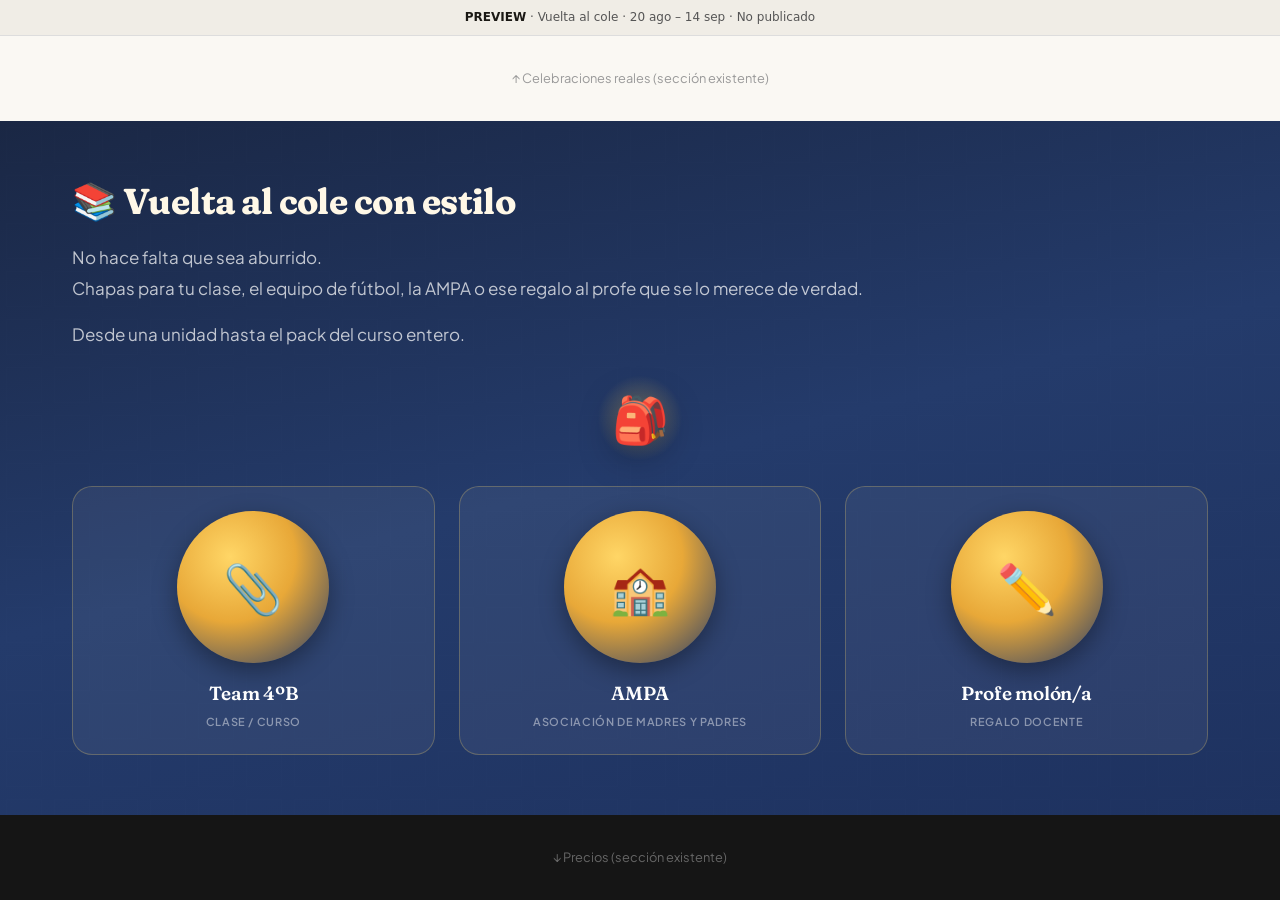
<file: seasonal/previews/vuelta-cole.html>
<!DOCTYPE html>
<html lang="es">
<head>
  <meta charset="UTF-8" />
  <meta name="viewport" content="width=device-width, initial-scale=1.0" />
  <meta name="robots" content="noindex, nofollow" />
  <title>Preview · Vuelta al cole — Chapucica seasonal</title>
  <link rel="preconnect" href="https://fonts.googleapis.com" />
  <link rel="preconnect" href="https://fonts.gstatic.com" crossorigin />
  <link href="https://fonts.googleapis.com/css2?family=Fraunces:ital,opsz,wght@0,9..144,600;0,9..144,700;0,9..144,800&family=Plus+Jakarta+Sans:wght@400;500;600;700&display=swap" rel="stylesheet" />
  <link rel="stylesheet" href="../../style.css?v=40" />
  <link rel="stylesheet" href="../seasonal-themes.css" />
  <style>
    .preview-chrome {
      background: #f0ede6;
      padding: 0.5rem 1rem;
      font-size: 0.75rem;
      font-family: system-ui, sans-serif;
      color: #555;
      text-align: center;
      border-bottom: 1px solid #ddd;
    }
    .preview-chrome strong { color: #1a1814; }
    .preview-fake-section {
      padding: 2rem 1rem;
      text-align: center;
      font-size: 0.8rem;
      color: #999;
      background: #faf8f3;
    }
    .preview-fake-section--dark { background: #151515; color: #666; }
  </style>
</head>
<body>

  <p class="preview-chrome"><strong>PREVIEW</strong> · Vuelta al cole · 20 ago – 14 sep · No publicado</p>

  <div class="preview-fake-section" aria-hidden="true">↑ Celebraciones reales (sección existente)</div>

  <section
    class="spotlight spotlight--cole"
    id="spotlight"
    data-campaign="vuelta-cole"
    aria-labelledby="spotlight-heading"
  >
    <div class="spotlight__texture" aria-hidden="true"></div>

    <div class="container spotlight__inner">
      <header class="spotlight__header section-header">
        <h2 class="spotlight__heading" id="spotlight-heading">📚 Vuelta al cole con estilo</h2>
        <div class="spotlight__body">
          <p class="spotlight__text">
            No hace falta que sea aburrido.<br />
            Chapas para tu clase, el equipo de fútbol, la AMPA o ese regalo al profe que se lo merece de verdad.
          </p>
          <p class="spotlight__text">Desde una unidad hasta el pack del curso entero.</p>
        </div>
      </header>

      <div class="spotlight__scene spotlight__scene--mascot" aria-hidden="true">
        <div class="seasonal-mascot seasonal-mascot--cole">
          <span class="seasonal-mascot__glow"></span>
          <span class="seasonal-mascot__icon">🎒</span>
        </div>
      </div>

      <ul class="spotlight__products" role="list">
        <li class="spotlight-card">
          <article class="spotlight-card__inner">
            <div class="spotlight-card__media">
              <span class="spotlight-card__placeholder" aria-hidden="true">📎</span>
            </div>
            <h3 class="spotlight-card__name">Team 4ºB</h3>
            <span class="spotlight-card__tag">Clase / curso</span>
          </article>
        </li>
        <li class="spotlight-card">
          <article class="spotlight-card__inner">
            <div class="spotlight-card__media">
              <span class="spotlight-card__placeholder" aria-hidden="true">🏫</span>
            </div>
            <h3 class="spotlight-card__name">AMPA</h3>
            <span class="spotlight-card__tag">Asociación de madres y padres</span>
          </article>
        </li>
        <li class="spotlight-card">
          <article class="spotlight-card__inner">
            <div class="spotlight-card__media">
              <span class="spotlight-card__placeholder" aria-hidden="true">✏️</span>
            </div>
            <h3 class="spotlight-card__name">Profe molón/a</h3>
            <span class="spotlight-card__tag">Regalo docente</span>
          </article>
        </li>
      </ul>
    </div>
  </section>

  <div class="preview-fake-section preview-fake-section--dark" aria-hidden="true">↓ Precios (sección existente)</div>

</body>
</html>
</file>
<file: style.css>
/* ============================================================
   CHAPUCICA — style.css
   Brand: Playful but premium badge studio
   Palette: Teal + Gold from logo, warm cream, near-black
   Approach: Mobile-first
   ============================================================ */


/* ============================================================
   1. DESIGN TOKENS
   ============================================================ */

:root {
  /* ── Colour palette — Chapucica brand ── */
  /* Source: turquoise fill + golden ring + black linework from logo */
  --c-white:          #FFFFFF;
  --c-cream:          #FEFCF5;        /* warm white page background */
  --c-cream-mid:      #F6F3EC;
  --c-cream-deep:     #EDE8DC;
  --c-teal:           #6EC8B3;        /* logo turquoise — primary accent */
  --c-teal-dark:      #4BAD98;        /* hover / active */
  --c-teal-deep:      #2E9080;        /* high-contrast teal */
  --c-teal-light:     #E8F7F4;        /* light teal tint for backgrounds */
  --btn-primary:        #5DBAA6;        /* buttons — slightly darker than logo teal */
  --btn-primary-hover:  var(--c-teal-dark);
  --c-gold:           #F0C24A;        /* logo golden ring */
  --c-gold-dark:      #D4A730;        /* gold hover */
  --c-gold-light:     #FEF5D7;        /* light gold background */
  --c-ink:            #1A1814;        /* near-black from linework */
  --c-ink-80:         rgba(26,24,20,0.80);
  --c-ink-60:         rgba(26,24,20,0.60);
  --c-ink-40:         rgba(26,24,20,0.40);
  --c-ink-12:         rgba(26,24,20,0.12);
  --c-ink-06:         rgba(26,24,20,0.06);
  --c-ink-03:         rgba(26,24,20,0.03);
  --c-error:          #D94F3A;
  --c-success:        #3A9D6E;
  --c-success-light:  #EAF7F1;
  --c-wa-green:       #25D366;
  --c-wa-green-dark:  #1DA851;

  /* Semantic aliases */
  --color-bg:           var(--c-white);
  --color-bg-alt:       var(--c-cream);
  --color-text:         var(--c-ink);
  --color-text-muted:   var(--c-ink-60);
  --color-border:       var(--c-ink-12);
  --color-accent:       var(--c-teal);
  --color-accent-dark:  var(--c-teal-dark);
  --color-accent-light: var(--c-teal-light);
  --color-white:        var(--c-white);
  /* Keep champagne/bronze aliases so old references don't break */
  --c-champagne:        var(--c-gold-light);
  --c-bronze:           var(--c-teal);
  --c-bronze-dark:      var(--c-teal-dark);
  --c-bronze-light:     var(--c-teal-light);

  /* ── Typography ── */
  --font-heading: 'Fraunces', 'Iowan Old Style', 'Palatino Linotype', Georgia, serif;
  --font-body:    'Plus Jakarta Sans', -apple-system, BlinkMacSystemFont, 'Segoe UI', sans-serif;
  --font-heading-soft: "SOFT" 80, "WONK" 1;
  --font-heading-calm: "SOFT" 50, "WONK" 0;
  --wave-mark-grey:   #8A8680;
  --wave-mark: url("data:image/svg+xml,%3Csvg xmlns='http://www.w3.org/2000/svg' viewBox='0 0 36 14' fill='none'%3E%3Cpath d='M1 10 C9 6 18 6 26 10 S34 10 35 10' stroke='%238A8680' stroke-width='1.75' stroke-linecap='round'/%3E%3Cpath d='M1 7 C9 3 18 3 26 7 S34 7 35 7' stroke='%238A8680' stroke-width='1.25' stroke-linecap='round'/%3E%3Cpath d='M1 4 C9 1 18 1 26 4 S34 4 35 4' stroke='%238A8680' stroke-width='1.25' stroke-linecap='round'/%3E%3C/svg%3E");

  --text-xs:   0.6875rem;   /* 11px */
  --text-sm:   0.8125rem;   /* 13px */
  --text-base: 1rem;        /* 16px */
  --text-md:   1.0625rem;   /* 17px */
  --text-lg:   1.1875rem;   /* 19px */
  --text-xl:   1.375rem;    /* 22px */
  --text-2xl:  1.75rem;     /* 28px */
  --text-3xl:  2.25rem;     /* 36px */
  --text-4xl:  3rem;        /* 48px */
  --text-5xl:  3.75rem;     /* 60px */
  --text-6xl:  4.75rem;     /* 76px */

  --leading-tight:  1.15;
  --leading-snug:   1.3;
  --leading-normal: 1.6;
  --leading-loose:  1.8;

  /* ── Spacing ── */
  --sp-1:   0.25rem;
  --sp-2:   0.5rem;
  --sp-3:   0.75rem;
  --sp-4:   1rem;
  --sp-5:   1.25rem;
  --sp-6:   1.5rem;
  --sp-8:   2rem;
  --sp-10:  2.5rem;
  --sp-12:  3rem;
  --sp-16:  4rem;
  --sp-20:  5rem;
  --sp-24:  6rem;
  --sp-32:  8rem;

  /* ── Layout ── */
  --container-max:     1200px;
  --container-pad:     1.25rem;
  --section-pad-y:     2.75rem;

  /* ── Radii ── */
  --r-sm:   0.5rem;
  --r-md:   0.875rem;
  --r-lg:   1.25rem;
  --r-xl:   1.75rem;
  --r-2xl:  2.5rem;
  --r-full: 9999px;

  /* ── Shadows (warm-tinted) ── */
  --shadow-xs: 0 1px 3px rgba(26,24,20,0.05);
  --shadow-sm: 0 2px 8px rgba(26,24,20,0.07), 0 1px 2px rgba(26,24,20,0.04);
  --shadow-md: 0 4px 20px rgba(26,24,20,0.09), 0 1px 4px rgba(26,24,20,0.05);
  --shadow-lg: 0 8px 36px rgba(26,24,20,0.11), 0 2px 8px rgba(26,24,20,0.06);
  --shadow-xl: 0 16px 56px rgba(26,24,20,0.13), 0 4px 16px rgba(26,24,20,0.07);
  --shadow-accent: 0 8px 28px rgba(196,149,106,0.35);

  /* ── Transitions ── */
  --ease-out:   cubic-bezier(0.22, 1, 0.36, 1);
  --ease-inout: cubic-bezier(0.4, 0, 0.2, 1);
  --t-fast:   150ms var(--ease-inout);
  --t-base:   250ms var(--ease-inout);
  --t-slow:   400ms var(--ease-out);
  --t-spring: 500ms var(--ease-out);

  /* ── Z-index ── */
  --z-below:   -1;
  --z-base:     0;
  --z-raised:   10;
  --z-sticky:   50;
  --z-overlay:  100;
  --z-modal:    200;
  --z-header:   400;
  --z-wa:       500;
}


/* ============================================================
   2. RESET & BASE
   ============================================================ */

*, *::before, *::after {
  box-sizing: border-box;
  margin: 0;
  padding: 0;
}

html {
  scroll-behavior: smooth;
  -webkit-text-size-adjust: 100%;
  font-size: 16px;
  font-family: var(--font-body);
  width: 100%;
  max-width: 100%;
}

body {
  font-family: var(--font-body);
  font-size: var(--text-base);
  line-height: var(--leading-normal);
  color: var(--color-text);
  background-color: var(--color-bg);
  -webkit-font-smoothing: antialiased;
  -moz-osx-font-smoothing: grayscale;
  width: 100%;
  max-width: 100%;
  overscroll-behavior-x: none;
}

main {
  overflow-x: hidden;
  max-width: 100%;
}

img, video { display: block; max-width: 100%; height: auto; }
a { color: inherit; text-decoration: none; }
ul, ol { list-style: none; }
button { font: inherit; cursor: pointer; background: none; border: none; }
input, select, textarea { font: inherit; }
h1, h2, h3, h4, h5, h6 {
  font-family: var(--font-heading);
  line-height: var(--leading-tight);
  font-variation-settings: var(--font-heading-calm);
}
address { font-style: normal; }

.sr-only {
  position: absolute; width: 1px; height: 1px; padding: 0;
  margin: -1px; overflow: hidden; clip: rect(0,0,0,0);
  white-space: nowrap; border: 0;
}


/* ============================================================
   3. LAYOUT
   ============================================================ */

.container {
  width: 100%;
  max-width: var(--container-max);
  margin-inline: auto;
  padding-inline: var(--container-pad);
  min-width: 0;
}

/* Section vertical rhythm */
.hero,
.occasions,
.categories,
.gallery,
.spotlight,
.assistant,
.pricing,
.faq,
.contact {
  padding-block: var(--section-pad-y);
}


/* ============================================================
   4. TYPOGRAPHY HELPERS
   ============================================================ */

.section-eyebrow {
  display: inline-flex;
  align-items: center;
  gap: var(--sp-2);
  font-family: var(--font-body);
  font-size: var(--text-xs);
  font-weight: 600;
  letter-spacing: 0.12em;
  text-transform: uppercase;
  color: var(--color-accent);
  margin-bottom: var(--sp-4);
}

.section-eyebrow::before {
  content: '';
  display: inline-block;
  width: 2.25rem;
  height: 0.875rem;
  background: var(--wave-mark) center / contain no-repeat;
  flex-shrink: 0;
}

.section-heading {
  font-size: var(--text-3xl);
  font-weight: 700;
  font-variation-settings: var(--font-heading-soft);
  color: var(--color-text);
  letter-spacing: -0.015em;
  margin-bottom: var(--sp-5);
}

.section-subheading {
  font-size: var(--text-md);
  color: var(--color-text-muted);
  line-height: var(--leading-loose);
  max-width: 52ch;
}

.section-header {
  margin-bottom: var(--sp-6);
}

/* ── Section wave dividers (consistent mobile + desktop) ── */
.section-wave {
  display: block;
  line-height: 0;
  margin: 0;
  padding: 0;
  width: 100%;
  max-width: 100%;
  overflow: hidden;
  background-color: var(--wave-bg-top);
}

.section-wave svg {
  display: block;
  width: 100%;
  height: 2.75rem;
  /* Evita hairline de 1px entre ola y sección en Safari iOS */
  margin-bottom: -1px;
}

.section-wave__surface {
  fill: var(--wave-bg-bottom);
}

.section-wave__stroke {
  vector-effect: non-scaling-stroke;
  stroke-linecap: round;
}

.section-wave__stroke--1 {
  stroke: rgba(110, 200, 179, 0.32);
  stroke-width: 1.5;
}

.section-wave__stroke--2 {
  stroke: rgba(212, 167, 48, 0.24);
  stroke-width: 1.15;
}

.section-wave__stroke--3 {
  stroke: rgba(110, 200, 179, 0.18);
  stroke-width: 1;
}

.section-wave--cream-white {
  --wave-bg-top: var(--c-cream);
  --wave-bg-bottom: var(--c-white);
}

.section-wave--white-cream-mid {
  --wave-bg-top: var(--c-white);
  --wave-bg-bottom: var(--c-cream-mid);
}

.section-wave--cream-mid-cream {
  --wave-bg-top: var(--c-cream-mid);
  --wave-bg-bottom: var(--c-cream);
}

.section-wave--white-dark {
  --wave-bg-top: var(--c-white);
  --wave-bg-bottom: #151515;
}

.section-wave--dark-white {
  --wave-bg-top: #151515;
  --wave-bg-bottom: var(--c-white);
}

.section-wave--white-dark .section-wave__stroke--1,
.section-wave--dark-white .section-wave__stroke--1 {
  stroke: rgba(255, 255, 255, 0.12);
}

.section-wave--white-dark .section-wave__stroke--2,
.section-wave--dark-white .section-wave__stroke--2 {
  stroke: rgba(255, 255, 255, 0.08);
}

.section-wave--white-dark .section-wave__stroke--3,
.section-wave--dark-white .section-wave__stroke--3 {
  stroke: rgba(255, 255, 255, 0.06);
}

@media (min-width: 768px) {
  .section-heading { font-size: var(--text-4xl); }
  .container { --container-pad: 2rem; }
}

@media (min-width: 1024px) {
  :root { --section-pad-y: 3.25rem; }
}


/* ============================================================
   5. BUTTONS
   ============================================================ */

.btn {
  display: inline-flex;
  align-items: center;
  justify-content: center;
  gap: var(--sp-2);
  padding: 0.875rem 1.75rem;
  border-radius: var(--r-md);
  font-family: var(--font-body);
  font-size: var(--text-sm);
  font-weight: 600;
  letter-spacing: 0.01em;
  cursor: pointer;
  transition:
    background-color var(--t-fast),
    color var(--t-fast),
    border-color var(--t-fast),
    box-shadow var(--t-base),
    transform var(--t-base);
  white-space: nowrap;
  text-decoration: none;
  -webkit-tap-highlight-color: transparent;
}

.btn:active {
  transform: scale(0.97);
}

/* Primary */
.btn--primary {
  background-color: var(--btn-primary);
  color: var(--c-white);
  border: 2px solid var(--btn-primary);
  box-shadow: var(--shadow-accent);
}

.btn--primary:hover,
.btn--primary:focus-visible {
  background-color: var(--btn-primary-hover);
  border-color: var(--btn-primary-hover);
  box-shadow: 0 12px 36px rgba(196,149,106,0.45);
  transform: translateY(-1px);
}

/* Secondary */
.btn--secondary {
  background-color: transparent;
  color: var(--color-text);
  border: 1.5px solid var(--color-border);
}

.btn--secondary:hover,
.btn--secondary:focus-visible {
  background-color: var(--c-ink-06);
  border-color: var(--c-ink-40);
  transform: translateY(-1px);
}

.btn:disabled {
  opacity: 0.38;
  pointer-events: none;
}

.btn:focus-visible {
  outline: 3px solid var(--color-accent);
  outline-offset: 3px;
}

/* Large buttons on mobile */
@media (max-width: 480px) {
  .btn {
    padding: 1rem 2rem;
    font-size: var(--text-base);
    border-radius: var(--r-lg);
    width: 100%;
    justify-content: center;
  }
}


/* ============================================================
   6. FORM ELEMENTS
   ============================================================ */

.form-label {
  display: block;
  font-size: var(--text-sm);
  font-weight: 600;
  color: var(--color-text);
  margin-bottom: var(--sp-2);
  letter-spacing: 0.01em;
}

.form-input,
.form-select,
.form-textarea {
  display: block;
  width: 100%;
  padding: 0.875rem 1rem;
  border: 1.5px solid var(--color-border);
  border-radius: var(--r-md);
  background-color: var(--c-white);
  color: var(--color-text);
  font-size: var(--text-base);
  transition: border-color var(--t-fast), box-shadow var(--t-fast);
  appearance: none;
  -webkit-appearance: none;
}

.form-input::placeholder,
.form-textarea::placeholder {
  color: var(--c-ink-40);
}

.form-input:hover,
.form-select:hover,
.form-textarea:hover {
  border-color: var(--c-ink-40);
}

.form-input:focus,
.form-select:focus,
.form-textarea:focus {
  outline: none;
  border-color: var(--color-accent);
  box-shadow: 0 0 0 3px rgba(196,149,106,0.15);
}

.form-select {
  background-image: url("data:image/svg+xml,%3Csvg xmlns='http://www.w3.org/2000/svg' width='12' height='8' viewBox='0 0 12 8'%3E%3Cpath d='M1 1l5 5 5-5' stroke='%23978D83' stroke-width='1.5' stroke-linecap='round' stroke-linejoin='round' fill='none'/%3E%3C/svg%3E");
  background-repeat: no-repeat;
  background-position: right 1rem center;
  padding-right: 2.5rem;
}

.form-textarea {
  resize: vertical;
  min-height: 120px;
  line-height: var(--leading-normal);
}

.form-group {
  margin-bottom: var(--sp-5);
}

.form-row {
  display: grid;
  grid-template-columns: 1fr;
  gap: var(--sp-5);
}

@media (min-width: 560px) {
  .form-row { grid-template-columns: 1fr 1fr; }
}

.form-error {
  display: block;
  font-size: var(--text-xs);
  color: var(--c-error);
  margin-top: var(--sp-2);
  min-height: 1.2em;
  font-weight: 500;
}

.form-radio {
  display: inline-flex;
  align-items: center;
  gap: var(--sp-2);
  margin-right: var(--sp-4);
  cursor: pointer;
  font-size: var(--text-sm);
  font-weight: 500;
}

.form-radio input[type="radio"] {
  accent-color: var(--color-accent);
  width: 18px;
  height: 18px;
}

.form-fieldset-inline {
  border: none;
  display: flex;
  flex-wrap: wrap;
  gap: var(--sp-3);
  margin-top: var(--sp-2);
}

.form-checkbox {
  display: flex;
  align-items: flex-start;
  gap: var(--sp-3);
  cursor: pointer;
  font-size: var(--text-sm);
  line-height: var(--leading-normal);
}

.form-checkbox input[type="checkbox"] {
  flex-shrink: 0;
  margin-top: 3px;
  accent-color: var(--color-accent);
  width: 16px;
  height: 16px;
}

.form-checkbox a {
  color: var(--color-accent);
  text-decoration: underline;
  text-decoration-color: transparent;
  transition: text-decoration-color var(--t-fast);
}

.form-checkbox a:hover {
  text-decoration-color: currentColor;
}


/* ============================================================
   7. HEADER / NAV
   ============================================================ */

.site-header {
  position: sticky;
  top: 0;
  z-index: var(--z-header);
  background-color: transparent;
  border-bottom: 1px solid transparent;
  transition: border-color var(--t-base), box-shadow var(--t-base);
}

/* Blur on pseudo-element so fixed mobile nav is not clipped to header height */
.site-header::before {
  content: '';
  position: absolute;
  inset: 0;
  background-color: rgba(255,255,255,0.88);
  backdrop-filter: blur(20px) saturate(180%);
  -webkit-backdrop-filter: blur(20px) saturate(180%);
  z-index: -1;
  pointer-events: none;
}

.site-header.is-scrolled {
  border-bottom-color: var(--color-border);
  box-shadow: var(--shadow-sm);
}

.nav {
  display: flex;
  align-items: center;
  gap: var(--sp-6);
  max-width: var(--container-max);
  margin-inline: auto;
  padding: 1rem var(--container-pad);
}

.nav__logo {
  font-family: var(--font-heading);
  font-size: var(--text-xl);
  font-weight: 700;
  color: var(--color-text);
  letter-spacing: -0.02em;
  flex-shrink: 0;
  transition: opacity var(--t-fast);
}

.nav__logo:hover { opacity: 0.75; }

.nav__menu {
  display: flex;
  align-items: center;
  gap: var(--sp-6);
  margin-left: auto;
}

.nav__link {
  font-size: var(--text-sm);
  font-weight: 500;
  color: var(--c-ink-80);
  letter-spacing: 0.005em;
  transition: color var(--t-fast);
  position: relative;
  padding-bottom: 2px;
}

.nav__link::after {
  content: '';
  position: absolute;
  bottom: -2px;
  left: 0;
  width: 0;
  height: 1.5px;
  background-color: var(--color-accent);
  border-radius: 2px;
  transition: width var(--t-base);
}

.nav__link:hover { color: var(--color-text); }
.nav__link:hover::after { width: 100%; }

.nav__cta {
  margin-left: var(--sp-2);
  padding: 0.6rem 1.25rem;
  font-size: var(--text-sm);
}

.nav__toggle {
  display: none;
  position: relative;
  width: 28px;
  height: 28px;
  margin-left: auto;
  padding: 0;
  border-radius: var(--r-sm);
  flex-shrink: 0;
  transition: background-color var(--t-fast);
}

.nav__toggle:hover { background-color: var(--c-ink-06); }

.nav__toggle-bar {
  position: absolute;
  left: 5px;
  height: 1.5px;
  background-color: var(--color-text);
  border-radius: 2px;
  transform-origin: center;
  transition: transform var(--t-base), opacity var(--t-fast), top var(--t-base);
}

.nav__toggle-bar:nth-child(1),
.nav__toggle-bar:nth-child(3) {
  width: 18px;
}

.nav__toggle-bar:nth-child(1) { top: 7px; }

/* Raya corta espejada: el aire queda a la izquierda, el botón vive a la derecha */
.nav__toggle-bar:nth-child(2) {
  top: 13px;
  left: auto;
  right: 5px;
  width: 11px;
}

.nav__toggle-bar:nth-child(3) { top: 19px; }

.nav__toggle[aria-expanded="true"] .nav__toggle-bar:nth-child(1) {
  top: 13px;
  transform: rotate(45deg);
}

.nav__toggle[aria-expanded="true"] .nav__toggle-bar:nth-child(2) {
  opacity: 0;
}

.nav__toggle[aria-expanded="true"] .nav__toggle-bar:nth-child(3) {
  top: 13px;
  transform: rotate(-45deg);
}

/* Mobile nav */
@media (max-width: 768px) {
  .nav__toggle {
    display: flex;
    position: relative;
    z-index: calc(var(--z-header) + 2);
  }

  .nav__cta { display: none; }

  .nav__menu {
    display: none;
    position: fixed;
    inset: 0;
    width: 100%;
    flex-direction: column;
    align-items: center;
    justify-content: center;
    gap: var(--sp-8);
    padding: var(--sp-12) var(--sp-8);
    padding-top: max(var(--sp-16), calc(env(safe-area-inset-top, 0px) + 3rem));
    padding-bottom: max(var(--sp-12), env(safe-area-inset-bottom, 0px));
    background-color: var(--c-white);
    box-shadow: none;
    border-radius: 0;
    transition: opacity var(--t-base);
    z-index: calc(var(--z-header) + 1);
    margin-left: 0;
  }

  .nav__menu.is-open {
    display: flex;
  }

  .nav__link {
    font-size: var(--text-xl);
    font-family: var(--font-heading);
    font-weight: 600;
    color: var(--color-text);
  }
}

@media (min-width: 769px) {
  .nav { padding: 1.25rem var(--container-pad); }
}


/* ============================================================
   8. HERO
   ============================================================ */

.hero {
  position: relative;
  padding-block: var(--sp-10) var(--sp-12);
  background:
    radial-gradient(ellipse 80% 50% at 100% 0%, rgba(110,200,179,0.10) 0%, transparent 60%),
    radial-gradient(ellipse 60% 40% at 0% 100%, rgba(240,194,74,0.07) 0%, transparent 55%),
    var(--c-cream);
  overflow: hidden;
}

.hero__inner {
  display: grid;
  grid-template-columns: 1fr;
  gap: var(--sp-12);
  align-items: center;
  position: relative;
  z-index: var(--z-base);
}

.hero__eyebrow {
  display: inline-flex;
  align-items: center;
  gap: var(--sp-2);
  font-size: var(--text-xs);
  font-weight: 600;
  letter-spacing: 0.12em;
  text-transform: uppercase;
  color: var(--color-accent);
  margin-bottom: var(--sp-5);
}

.hero__eyebrow::before {
  content: '';
  display: inline-block;
  width: 2.25rem;
  height: 0.875rem;
  background: var(--wave-mark) center / contain no-repeat;
  border-radius: 0;
}

.hero__heading {
  font-size: clamp(var(--text-4xl), 8vw, var(--text-6xl));
  font-weight: 700;
  font-variation-settings: var(--font-heading-soft);
  color: var(--color-text);
  letter-spacing: -0.02em;
  line-height: 1.06;
  margin-bottom: var(--sp-6);
}

/* Italic "unforgettable" style — targets the br+next line via em */
.hero__heading em,
.hero__heading i {
  font-style: italic;
  color: var(--color-accent);
}

.hero__subheading {
  font-size: var(--text-md);
  color: var(--color-text-muted);
  line-height: var(--leading-loose);
  max-width: 44ch;
  margin-bottom: var(--sp-10);
}

.hero__actions {
  display: flex;
  flex-wrap: wrap;
  gap: var(--sp-3);
}

/* Visual / image side */
.hero__visual {
  position: relative;
  display: none;
}

.hero__image-wrap {
  border-radius: var(--r-2xl);
  overflow: hidden;
  aspect-ratio: 4/5;
  background: var(--c-surface);
  box-shadow: var(--shadow-xl);
}

.hero__image {
  width: 100%;
  height: 100%;
  object-fit: cover;
}

/* Floating badge */
.hero__badge {
  position: absolute;
  bottom: var(--sp-8);
  left: calc(var(--sp-8) * -1);
  display: flex;
  flex-direction: column;
  gap: var(--sp-1);
  padding: var(--sp-5) var(--sp-6);
  background-color: var(--c-white);
  border-radius: var(--r-lg);
  box-shadow: var(--shadow-lg);
}

.hero__badge-number {
  font-family: var(--font-heading);
  font-size: var(--text-2xl);
  font-weight: 700;
  color: var(--color-text);
  line-height: 1;
}

.hero__badge-label {
  font-size: var(--text-xs);
  color: var(--color-text-muted);
  font-weight: 500;
  letter-spacing: 0.02em;
}

/* Scroll hint */
.hero__scroll-hint {
  display: none;
  flex-direction: column;
  align-items: center;
  gap: var(--sp-2);
  position: absolute;
  bottom: var(--sp-10);
  left: 50%;
  transform: translateX(-50%);
  font-size: var(--text-xs);
  letter-spacing: 0.1em;
  text-transform: uppercase;
  color: var(--c-ink-40);
  font-weight: 600;
}

.hero__scroll-arrow {
  animation: heroScrollBounce 2s var(--ease-inout) infinite;
}

@keyframes heroScrollBounce {
  0%, 100% { transform: translateY(0); }
  50% { transform: translateY(5px); }
}

/* Tablet+ */
@media (min-width: 768px) {
  .hero {
    padding-block: var(--sp-14) var(--sp-16);
  }

  .hero__inner {
    grid-template-columns: 1fr 1fr;
    gap: var(--sp-16);
  }

  .hero__visual { display: block; }
  .hero__scroll-hint { display: flex; }
}

@media (min-width: 1024px) {
  .hero__inner { grid-template-columns: 1.1fr 0.9fr; }
}


/* ============================================================
   9. OCCASIONS
   ============================================================ */

.occasions {
  background-color: var(--c-white);
}

.occasions .section-header { margin-bottom: var(--sp-10); }

.occasions__grid {
  display: grid;
  grid-template-columns: repeat(2, 1fr);
  gap: var(--sp-3);
  margin-bottom: var(--sp-10);
}

@media (min-width: 480px) {
  .occasions__grid { grid-template-columns: repeat(4, 1fr); }
}

@media (min-width: 768px) {
  .occasions__grid { grid-template-columns: repeat(4, 1fr); gap: var(--sp-4); }
}

.occasion-card__btn {
  display: flex;
  flex-direction: column;
  align-items: center;
  gap: var(--sp-3);
  width: 100%;
  padding: var(--sp-6) var(--sp-4);
  border: 1.5px solid var(--color-border);
  border-radius: var(--r-xl);
  background-color: var(--c-cream);
  transition:
    border-color var(--t-base),
    background-color var(--t-base),
    box-shadow var(--t-base),
    transform var(--t-spring);
  cursor: pointer;
  -webkit-tap-highlight-color: transparent;
}

.occasion-card__btn:hover {
  border-color: var(--color-accent);
  background-color: var(--c-bronze-light);
  box-shadow: var(--shadow-md);
  transform: translateY(-3px);
}

.occasion-card__btn[aria-pressed="true"] {
  border-color: var(--color-accent);
  background-color: var(--color-accent-light);
  box-shadow: 0 0 0 3px rgba(196,149,106,0.2), var(--shadow-md);
  transform: translateY(-3px);
}

.occasion-card__icon {
  font-size: 2.25rem;
  line-height: 1;
  display: block;
  transition: transform var(--t-spring);
}

.occasion-card__btn:hover .occasion-card__icon,
.occasion-card__btn[aria-pressed="true"] .occasion-card__icon {
  transform: scale(1.15) rotate(-4deg);
}

.occasion-card__label {
  font-size: var(--text-sm);
  font-weight: 600;
  color: var(--color-text);
  letter-spacing: 0.01em;
  text-align: center;
}

.occasions__action {
  text-align: center;
}


/* ============================================================
   10. CATEGORIES
   ============================================================ */

.categories {
  background-color: var(--c-cream);
}

.categories__grid {
  display: grid;
  grid-template-columns: 1fr;
  gap: var(--sp-4);
  margin-bottom: var(--sp-10);
}

@media (min-width: 540px) {
  .categories__grid { grid-template-columns: repeat(2, 1fr); }
}

@media (min-width: 900px) {
  .categories__grid { grid-template-columns: repeat(3, 1fr); }
}

.category-card__link {
  display: block;
  border-radius: var(--r-xl);
  overflow: hidden;
  box-shadow: var(--shadow-sm);
  transition:
    box-shadow var(--t-base),
    transform var(--t-spring);
  background-color: var(--c-cream-deep);
}

.category-card__link:hover {
  box-shadow: var(--shadow-lg);
  transform: translateY(-5px);
}

.category-card__figure { position: relative; margin: 0; }

.category-card__image {
  width: 100%;
  aspect-ratio: 4/3;
  object-fit: cover;
  display: block;
  transition: transform var(--t-slow);
  background:
    radial-gradient(ellipse at center, var(--c-cream-deep) 0%, var(--c-champagne) 100%);
}

.category-card__link:hover .category-card__image {
  transform: scale(1.04);
}

.category-card__info {
  position: absolute;
  inset: auto 0 0;
  display: flex;
  justify-content: space-between;
  align-items: flex-end;
  padding: var(--sp-10) var(--sp-6) var(--sp-5);
  background: linear-gradient(to top, rgba(26,24,20,0.65) 0%, rgba(26,24,20,0.1) 60%, transparent 100%);
  color: var(--c-white);
}

.category-card__name {
  font-family: var(--font-heading);
  font-size: var(--text-xl);
  font-weight: 600;
  letter-spacing: -0.01em;
}

.category-card__count {
  font-size: var(--text-xs);
  font-weight: 600;
  letter-spacing: 0.06em;
  opacity: 0.85;
  text-transform: uppercase;
  background-color: rgba(255,255,255,0.18);
  backdrop-filter: blur(4px);
  padding: var(--sp-1) var(--sp-3);
  border-radius: var(--r-full);
}

.categories__action { text-align: center; }


/* ============================================================
   11. GALLERY
   ============================================================ */

/* ── Gallery section ── */
.gallery {
  background-color: var(--c-white);
}

/* ── Filter pills ── */
.gallery__filters {
  display: flex;
  flex-wrap: wrap;
  gap: var(--sp-2);
  margin-bottom: var(--sp-8);
}

.gallery__filter-btn {
  padding: 0.5rem 1.25rem;
  border: 1.5px solid var(--color-border);
  border-radius: var(--r-full);
  font-family: var(--font-body);
  font-size: var(--text-sm);
  font-weight: 600;
  color: var(--color-text-muted);
  background-color: transparent;
  cursor: pointer;
  transition:
    background-color var(--t-fast),
    color var(--t-fast),
    border-color var(--t-fast),
    box-shadow var(--t-base);
  -webkit-tap-highlight-color: transparent;
}

.gallery__filter-btn:hover {
  border-color: var(--c-ink-40);
  color: var(--color-text);
}

.gallery__filter-btn.is-active {
  background-color: var(--color-text);
  color: var(--c-white);
  border-color: var(--color-text);
  box-shadow: var(--shadow-sm);
}

/* ── Masonry layout ── */
.gallery__masonry {
  columns: 2;
  column-gap: var(--sp-3);
  list-style: none;
  margin: 0;
  padding: 0;
}

@media (min-width: 640px)  { .gallery__masonry { columns: 3; column-gap: var(--sp-4); } }
@media (min-width: 1024px) { .gallery__masonry { columns: 4; } }

/* ── Gallery item ── */
.gallery-item {
  break-inside: avoid;
  margin-bottom: var(--sp-3);
  border-radius: var(--r-xl);
  overflow: hidden;
  cursor: zoom-in;
  position: relative;
  box-shadow: var(--shadow-sm);
  transition:
    box-shadow var(--t-base),
    transform var(--t-spring),
    opacity 0.3s ease;
}

@media (min-width: 640px) { .gallery-item { margin-bottom: var(--sp-4); } }

.gallery-item:hover {
  box-shadow: var(--shadow-lg);
  transform: scale(1.015);
}

/* Hidden state (filter) */
.gallery-item.is-hidden {
  display: none;
}

/* Fade-in when items appear after filter */
.gallery-item.is-appearing {
  animation: itemAppear 0.4s var(--ease-out) both;
}

@keyframes itemAppear {
  from { opacity: 0; transform: scale(0.97); }
  to   { opacity: 1; transform: scale(1); }
}

/* ── Figure & image ── */
.gallery-item__figure {
  margin: 0;
  position: relative;
  overflow: hidden;
  display: block;
  background: linear-gradient(135deg, var(--c-cream-deep) 0%, var(--c-champagne) 100%);
}

.gallery-item__image {
  width: 100%;
  height: auto;
  display: block;
  object-fit: cover;
  transition: transform 0.55s var(--ease-out);
  /* Placeholder colour while loading */
  background: linear-gradient(135deg, var(--c-cream-mid) 0%, var(--c-cream-deep) 100%);
}

.gallery-item:hover .gallery-item__image {
  transform: scale(1.07);
}

/* ── Hover overlay with zoom hint ── */
.gallery-item__figure::after {
  content: '';
  position: absolute;
  inset: 0;
  background: rgba(26, 24, 20, 0);
  transition: background 0.35s ease;
  pointer-events: none;
}

.gallery-item:hover .gallery-item__figure::after {
  background: rgba(26, 24, 20, 0.18);
}

/* Zoom icon */
.gallery-item__zoom {
  position: absolute;
  inset: 0;
  display: flex;
  align-items: center;
  justify-content: center;
  opacity: 0;
  transition: opacity 0.3s ease;
  pointer-events: none;
  z-index: 1;
}

.gallery-item:hover .gallery-item__zoom {
  opacity: 1;
}

.gallery-item__zoom-icon {
  width: 44px;
  height: 44px;
  background-color: rgba(255,255,255,0.92);
  border-radius: 50%;
  display: flex;
  align-items: center;
  justify-content: center;
  backdrop-filter: blur(4px);
  box-shadow: var(--shadow-md);
  transition: transform 0.3s var(--ease-out);
}

.gallery-item:hover .gallery-item__zoom-icon {
  transform: scale(1.1);
}

/* ── Lightbox ── */
.lightbox {
  position: fixed;
  inset: 0;
  z-index: var(--z-modal);
  display: flex;
  align-items: center;
  justify-content: center;
  padding: var(--sp-5);
}

.lightbox[hidden] { display: none; }

.lightbox__backdrop {
  position: absolute;
  inset: 0;
  background-color: rgba(18, 16, 14, 0.94);
  backdrop-filter: blur(12px) saturate(0.6);
  -webkit-backdrop-filter: blur(12px) saturate(0.6);
  opacity: 0;
  transition: opacity 0.35s ease;
}

.lightbox.is-open .lightbox__backdrop {
  opacity: 1;
}

.lightbox__content {
  position: relative;
  display: flex;
  align-items: center;
  justify-content: center;
  max-width: min(90vw, 1000px);
  max-height: 90vh;
  opacity: 0;
  transform: scale(0.90) translateY(12px);
  transition:
    opacity 0.4s var(--ease-out),
    transform 0.4s var(--ease-out);
}

.lightbox.is-open .lightbox__content {
  opacity: 1;
  transform: scale(1) translateY(0);
}

.lightbox__img {
  display: block;
  max-width: 100%;
  max-height: 85vh;
  border-radius: var(--r-xl);
  object-fit: contain;
  box-shadow: 0 32px 96px rgba(0,0,0,0.6), 0 8px 24px rgba(0,0,0,0.3);
}

/* Close button */
.lightbox__close {
  position: absolute;
  top: -18px;
  right: -18px;
  width: 40px;
  height: 40px;
  border-radius: 50%;
  background-color: var(--c-white);
  color: var(--color-text);
  border: none;
  cursor: pointer;
  display: flex;
  align-items: center;
  justify-content: center;
  box-shadow: var(--shadow-lg);
  transition: transform var(--t-base), background-color var(--t-fast);
  flex-shrink: 0;
  z-index: 2;
}

.lightbox__close:hover {
  transform: scale(1.12) rotate(90deg);
  background-color: var(--c-cream);
}

/* Navigation arrows */
.lightbox__prev,
.lightbox__next {
  position: absolute;
  top: 50%;
  transform: translateY(-50%);
  width: 44px;
  height: 44px;
  border-radius: 50%;
  background-color: rgba(255,255,255,0.12);
  border: 1px solid rgba(255,255,255,0.18);
  color: var(--c-white);
  cursor: pointer;
  display: flex;
  align-items: center;
  justify-content: center;
  backdrop-filter: blur(6px);
  transition: background-color var(--t-fast), transform var(--t-base);
  z-index: 2;
}

.lightbox__prev { left: -60px; }
.lightbox__next { right: -60px; }

.lightbox__prev:hover { background-color: rgba(255,255,255,0.22); transform: translateY(-50%) scale(1.08); }
.lightbox__next:hover { background-color: rgba(255,255,255,0.22); transform: translateY(-50%) scale(1.08); }

@media (max-width: 640px) {
  .lightbox__prev { left: var(--sp-3); }
  .lightbox__next { right: var(--sp-3); }
  .lightbox__close { top: -12px; right: -12px; }
}

/* Counter */
.lightbox__counter {
  position: absolute;
  bottom: -36px;
  left: 50%;
  transform: translateX(-50%);
  font-size: var(--text-xs);
  font-weight: 600;
  color: rgba(255,255,255,0.5);
  letter-spacing: 0.08em;
  white-space: nowrap;
}


/* ============================================================
   12. PERSONALISATION ASSISTANT
   ============================================================ */

.assistant {
  background-color: var(--c-cream);
}

.assistant__inner {
  display: grid;
  grid-template-columns: 1fr;
  gap: var(--sp-12);
  align-items: flex-start;
}

@media (min-width: 900px) {
  .assistant__inner {
    grid-template-columns: 1fr 1.1fr;
    gap: var(--sp-20);
  }
}

.assistant__intro .section-heading { margin-bottom: var(--sp-4); }
.assistant__intro .section-subheading { margin-bottom: var(--sp-6); }

.assistant__benefits {
  display: flex;
  flex-direction: column;
  gap: var(--sp-4);
  margin-top: var(--sp-8);
  padding-top: var(--sp-8);
  border-top: 1px solid var(--color-border);
}

.assistant__benefit {
  display: flex;
  align-items: center;
  gap: var(--sp-3);
  font-size: var(--text-sm);
  font-weight: 600;
  color: var(--color-text);
}

.assistant__benefit-icon {
  font-size: var(--text-lg);
  width: 40px;
  height: 40px;
  display: flex;
  align-items: center;
  justify-content: center;
  background-color: var(--c-white);
  border-radius: var(--r-md);
  box-shadow: var(--shadow-xs);
  flex-shrink: 0;
}

/* Form card */
.assistant__form-wrap {
  background-color: var(--c-white);
  border-radius: var(--r-2xl);
  padding: var(--sp-8);
  box-shadow: var(--shadow-lg);
  border: 1px solid var(--color-border);
}

@media (min-width: 480px) {
  .assistant__form-wrap { padding: var(--sp-10) var(--sp-12); }
}

.form-step { border: none; }

.form-step__legend {
  display: block;
  font-size: var(--text-xs);
  font-weight: 700;
  letter-spacing: 0.1em;
  text-transform: uppercase;
  color: var(--c-ink-40);
  margin-bottom: var(--sp-6);
}

/* Progress dots */
.form-progress {
  display: flex;
  gap: var(--sp-2);
  margin-bottom: var(--sp-6);
  align-items: center;
}

.form-progress__dot {
  width: 6px;
  height: 6px;
  border-radius: 50%;
  background-color: var(--color-border);
  transition: background-color var(--t-base), width var(--t-base);
}

.form-progress__dot.is-active {
  background-color: var(--color-accent);
  width: 20px;
  border-radius: var(--r-full);
}

.form-progress__dot.is-done {
  background-color: var(--c-bronze-dark);
  opacity: 0.4;
}

/* Nav buttons */
.form-nav {
  display: flex;
  gap: var(--sp-3);
  margin-top: var(--sp-2);
}

.form-nav .btn { flex: 1; }

/* Success state */
.assistant__success {
  text-align: center;
  padding: var(--sp-12) var(--sp-6);
}

.assistant__success-icon {
  font-size: 3.5rem;
  display: block;
  margin-bottom: var(--sp-5);
  animation: popIn 0.5s var(--ease-out);
}

@keyframes popIn {
  0% { transform: scale(0.5); opacity: 0; }
  80% { transform: scale(1.1); }
  100% { transform: scale(1); opacity: 1; }
}

.assistant__success-heading {
  font-size: var(--text-2xl);
  margin-bottom: var(--sp-4);
  color: var(--color-text);
}

.assistant__success p {
  color: var(--color-text-muted);
  font-size: var(--text-sm);
  margin-bottom: var(--sp-8);
  line-height: var(--leading-loose);
}


/* ============================================================
   12b. SPOTLIGHT — Monthly inspiration (reusable structure)
   ============================================================ */

.spotlight {
  position: relative;
  padding-block: var(--section-pad-y);
  background: linear-gradient(165deg, #151515 0%, #202020 55%, #1a1a1a 100%);
  color: var(--c-white);
  overflow: hidden;
}

.spotlight__texture {
  position: absolute;
  inset: 0;
  pointer-events: none;
  opacity: 0.07;
  background-image: url("data:image/svg+xml,%3Csvg viewBox='0 0 512 512' xmlns='http://www.w3.org/2000/svg'%3E%3Cfilter id='n'%3E%3CfeTurbulence type='fractalNoise' baseFrequency='0.85' numOctaves='4' stitchTiles='stitch'/%3E%3C/filter%3E%3Crect width='100%25' height='100%25' filter='url(%23n)'/%3E%3C/svg%3E");
  background-size: 256px 256px;
}

.spotlight__inner {
  position: relative;
  z-index: var(--z-base);
}

.spotlight__header {
  margin-bottom: var(--sp-8);
}

.spotlight__heading {
  font-family: var(--font-heading);
  font-size: var(--text-3xl);
  font-weight: 700;
  font-variation-settings: var(--font-heading-soft);
  color: var(--c-white);
  letter-spacing: -0.015em;
  margin-bottom: var(--sp-5);
  max-width: none;
  width: 100%;
}

.spotlight__text {
  font-size: var(--text-md);
  color: rgba(255, 255, 255, 0.72);
  line-height: var(--leading-loose);
  max-width: none;
}

.spotlight__text + .spotlight__text {
  margin-top: var(--sp-4);
}

/* ── Campaign scene (road + vehicle) ── */
.spotlight__scene {
  margin-block: var(--sp-8);
}

.spotlight__road {
  position: relative;
  height: 3.5rem;
  max-width: 100%;
}

.spotlight__road-surface {
  position: absolute;
  top: 50%;
  left: 0;
  right: 0;
  height: 3px;
  transform: translateY(-50%);
  background: rgba(255, 255, 255, 0.12);
  border-radius: var(--r-full);
}

.spotlight__road-dash {
  position: absolute;
  top: 50%;
  left: 5%;
  right: 5%;
  height: 2px;
  transform: translateY(-50%);
  background: repeating-linear-gradient(
    90deg,
    rgba(255, 255, 255, 0.38) 0 14px,
    transparent 14px 28px
  );
  border-radius: var(--r-full);
}

.spotlight__vehicle {
  position: absolute;
  bottom: 50%;
  left: 0;
  height: 1.5rem;
  width: auto;
  display: block;
  animation: spotlight-vehicle-drive 12s linear infinite;
  will-change: left;
}

@keyframes spotlight-vehicle-drive {
  0%   { left: -8%;  opacity: 0; }
  4%   { opacity: 1; }
  96%  { opacity: 1; }
  100% { left: 108%; opacity: 0; }
}

@media (prefers-reduced-motion: reduce) {
  .spotlight__vehicle {
    animation: none;
    left: 50%;
    transform: translateX(-50%);
    opacity: 0.92;
  }
}

/* ── Product cards ── */
.spotlight__products {
  display: grid;
  grid-template-columns: 1fr;
  gap: var(--sp-5);
  list-style: none;
  margin: 0;
  padding: 0;
}

@media (min-width: 640px) {
  .spotlight__products {
    grid-template-columns: repeat(3, 1fr);
    gap: var(--sp-6);
  }
}

.spotlight-card__inner {
  display: flex;
  flex-direction: column;
  align-items: center;
  height: 100%;
  padding: var(--sp-6) var(--sp-5);
  background: rgba(255, 255, 255, 0.04);
  border: 1px solid rgba(255, 255, 255, 0.1);
  border-radius: var(--r-lg);
  text-align: center;
  transition: border-color var(--t-base), background-color var(--t-base);
}

.spotlight-card__inner:hover {
  background: rgba(255, 255, 255, 0.06);
  border-color: rgba(255, 255, 255, 0.16);
}

.spotlight-card__media {
  width: min(100%, 9.5rem);
  aspect-ratio: 1;
  margin-bottom: var(--sp-5);
  border-radius: 50%;
  overflow: hidden;
  background: radial-gradient(circle at 35% 30%, #2e2e2e 0%, #181818 100%);
  box-shadow: 0 8px 24px rgba(0, 0, 0, 0.35);
}

.spotlight-card__image {
  display: block;
  width: 100%;
  height: 100%;
  object-fit: cover;
}

.spotlight-card__name {
  font-family: var(--font-heading);
  font-size: var(--text-lg);
  font-weight: 600;
  color: var(--c-white);
  margin-bottom: 0;
  letter-spacing: -0.01em;
}

@media (min-width: 768px) {
  .spotlight__header {
    margin-bottom: var(--sp-6);
  }

  .spotlight__scene {
    margin-block: var(--sp-6) var(--sp-10);
  }
}

@media (max-width: 767px) {
  .spotlight__inner {
    padding-inline: 0;
    max-width: 100%;
  }

  .spotlight__header {
    padding-inline: var(--container-pad);
    max-width: none;
    width: 100%;
    box-sizing: border-box;
    min-width: 0;
    margin-bottom: var(--sp-6);
  }

  .spotlight__heading {
    font-size: var(--text-xl);
    font-weight: 700;
    font-variation-settings: var(--font-heading-soft);
    letter-spacing: -0.01em;
    line-height: var(--leading-snug);
    white-space: normal;
    overflow-wrap: normal;
  }

  .spotlight__text {
    max-width: none;
  }

  .spotlight__scene {
    margin-block: var(--sp-6);
    width: 100%;
  }

  .spotlight__road-dash {
    left: 0;
    right: 0;
  }

  .spotlight__products {
    gap: var(--sp-3);
    padding-inline: 0;
  }

  .spotlight-card__inner {
    border-radius: 0;
    border-left: none;
    border-right: none;
    padding-inline: var(--container-pad);
  }
}


/* ============================================================
   13. PRICING
   ============================================================ */

.pricing {
  background-color: var(--c-white);
}

.pricing .section-header { text-align: center; }
.pricing .section-subheading { margin-inline: auto; }

/* Toggle */
.pricing__toggle {
  display: flex;
  gap: var(--sp-2);
  justify-content: center;
  margin-bottom: var(--sp-12);
  background-color: var(--c-cream);
  padding: var(--sp-1);
  border-radius: var(--r-full);
  width: fit-content;
  margin-inline: auto;
  margin-bottom: var(--sp-12);
}

.pricing__toggle-btn {
  display: flex;
  align-items: center;
  gap: var(--sp-2);
  padding: 0.5rem 1.25rem;
  border-radius: var(--r-full);
  font-family: var(--font-body);
  font-size: var(--text-sm);
  font-weight: 600;
  color: var(--color-text-muted);
  background-color: transparent;
  cursor: pointer;
  transition: background-color var(--t-base), color var(--t-base), box-shadow var(--t-base);
}

.pricing__toggle-btn.is-active {
  background-color: var(--c-white);
  color: var(--color-text);
  box-shadow: var(--shadow-sm);
}

.pricing__badge {
  font-size: var(--text-xs);
  font-weight: 700;
  padding: 2px var(--sp-2);
  background-color: var(--c-success);
  color: var(--c-white);
  border-radius: var(--r-full);
}

/* Grid */
.pricing__grid {
  display: grid;
  grid-template-columns: 1fr;
  gap: var(--sp-5);
  align-items: stretch;
}

@media (min-width: 600px) {
  .pricing__grid { grid-template-columns: repeat(2, 1fr); }
}

@media (min-width: 900px) {
  .pricing__grid { grid-template-columns: repeat(3, 1fr); }
}

/* Card */
.pricing-card__inner {
  position: relative;
  display: flex;
  flex-direction: column;
  height: 100%;
  padding: var(--sp-8);
  background-color: var(--c-cream);
  border: 1.5px solid var(--color-border);
  border-radius: var(--r-2xl);
  transition: box-shadow var(--t-base), transform var(--t-spring);
}

.pricing-card__inner:hover {
  box-shadow: var(--shadow-md);
  transform: translateY(-3px);
}

.pricing-card--featured .pricing-card__inner {
  background-color: var(--color-text);
  border-color: var(--color-text);
  color: var(--c-white);
  box-shadow: var(--shadow-xl);
}

.pricing-card--featured .pricing-card__inner:hover {
  transform: translateY(-6px);
  box-shadow: 0 24px 64px rgba(26,24,20,0.2), var(--shadow-md);
}

.pricing-card__badge {
  position: absolute;
  top: calc(var(--sp-4) * -1);
  left: 50%;
  transform: translateX(-50%);
  padding: var(--sp-1) var(--sp-5);
  background-color: var(--color-accent);
  color: var(--c-white);
  font-size: var(--text-xs);
  font-weight: 700;
  letter-spacing: 0.06em;
  text-transform: uppercase;
  border-radius: var(--r-full);
  white-space: nowrap;
  box-shadow: var(--shadow-accent);
}

.pricing-card__header { margin-bottom: var(--sp-6); }

.pricing-card__name {
  display: block;
  font-size: var(--text-lg);
  font-weight: 700;
  margin-bottom: var(--sp-2);
  letter-spacing: -0.01em;
}

.pricing-card__description {
  font-size: var(--text-sm);
  opacity: 0.65;
  line-height: var(--leading-normal);
}

.pricing-card__price { margin-bottom: var(--sp-6); }

.pricing-card__amount {
  font-family: var(--font-heading);
  font-size: var(--text-4xl);
  font-weight: 700;
  letter-spacing: -0.02em;
  line-height: 1;
}

.pricing-card__features {
  display: flex;
  flex-direction: column;
  gap: var(--sp-3);
  margin-bottom: var(--sp-8);
  flex: 1;
  padding-top: var(--sp-6);
  border-top: 1px solid rgba(255,255,255,0.1);
}

.pricing-card:not(.pricing-card--featured) .pricing-card__features {
  border-top-color: var(--color-border);
}

.pricing-card__feature {
  font-size: var(--text-sm);
  font-weight: 500;
  line-height: var(--leading-snug);
}

.pricing-card--featured .pricing-card__feature { opacity: 0.9; }

.pricing-card__feature--disabled {
  opacity: 0.35;
  text-decoration: line-through;
}

.pricing-card__cta { width: 100%; margin-top: auto; }

.pricing-card--featured .pricing-card__cta.btn--primary {
  background-color: var(--btn-primary);
  border-color: var(--btn-primary);
}

.pricing-card--featured .pricing-card__cta.btn--secondary {
  border-color: rgba(255,255,255,0.3);
  color: var(--c-white);
}

.pricing-card--featured .pricing-card__cta.btn--secondary:hover {
  background-color: rgba(255,255,255,0.1);
  border-color: rgba(255,255,255,0.6);
}


/* ============================================================
   14. FAQ
   ============================================================ */

.faq {
  background-color: var(--c-cream);
}

.faq .section-header { max-width: 620px; }

.faq__list {
  max-width: 720px;
  display: flex;
  flex-direction: column;
  gap: var(--sp-3);
}

.faq__item {
  border: 1.5px solid var(--color-border);
  border-radius: var(--r-xl);
  overflow: hidden;
  background-color: var(--c-white);
  transition: box-shadow var(--t-base);
}

.faq__item:has(.faq__toggle[aria-expanded="true"]) {
  box-shadow: var(--shadow-md);
}

.faq__question { margin: 0; }

.faq__toggle {
  width: 100%;
  display: flex;
  align-items: center;
  justify-content: space-between;
  gap: var(--sp-4);
  padding: var(--sp-5) var(--sp-6);
  text-align: left;
  font-family: var(--font-body);
  font-size: var(--text-base);
  font-weight: 600;
  color: var(--color-text);
  background-color: transparent;
  cursor: pointer;
  transition: background-color var(--t-fast), color var(--t-fast);
  letter-spacing: -0.005em;
}

.faq__toggle:hover { background-color: var(--c-ink-03); }

.faq__icon {
  width: 28px;
  height: 28px;
  min-width: 28px;
  flex-shrink: 0;
  display: inline-flex;
  align-items: center;
  justify-content: center;
  border: 1.5px solid var(--color-border);
  border-radius: 50%;
  font-size: 0;
  line-height: 0;
  color: var(--color-text-muted);
  transition: transform var(--t-base), background-color var(--t-fast), border-color var(--t-fast), color var(--t-fast);
}

.faq__icon::before {
  content: '+';
  font-family: var(--font-body);
  font-size: 1.125rem;
  font-weight: 400;
  line-height: 1;
  color: inherit;
  transform: translateY(-1px);
}

.faq__toggle[aria-expanded="true"] .faq__icon {
  transform: rotate(45deg);
  background-color: var(--color-accent);
  border-color: var(--color-accent);
  color: var(--c-white);
}

.faq__answer {
  padding: 0 var(--sp-6) var(--sp-6);
  font-size: var(--text-sm);
  color: var(--color-text-muted);
  line-height: var(--leading-loose);
}

.faq__answer[hidden] { display: none; }

.faq__answer p { max-width: 65ch; }


/* ============================================================
   15. CONTACT
   ============================================================ */

.contact {
  background-color: var(--c-white);
}

.contact__inner {
  display: flex;
  flex-direction: column;
  align-items: center;
  gap: var(--sp-10);
  max-width: 36rem;
  margin-inline: auto;
  text-align: center;
}

.contact__header {
  width: 100%;
}

.contact__intro {
  max-width: 42ch;
  margin-inline: auto;
}

.contact__panel {
  width: 100%;
  display: flex;
  flex-direction: column;
  align-items: center;
  gap: var(--sp-6);
  padding: var(--sp-8) var(--sp-6);
  background-color: var(--c-cream);
  border: 1.5px solid var(--color-border);
  border-radius: var(--r-2xl);
}

@media (min-width: 480px) {
  .contact__panel {
    padding: var(--sp-10) var(--sp-8);
  }
}

.contact__wa-btn {
  display: inline-flex;
  align-items: center;
  justify-content: center;
  gap: var(--sp-3);
  width: 100%;
  max-width: 22rem;
  min-height: 3.5rem;
  padding: 1rem 1.5rem;
  border-radius: var(--r-lg);
  background-color: var(--c-wa-green);
  border: 2px solid var(--c-wa-green);
  color: var(--c-white);
  font-size: var(--text-base);
  font-weight: 700;
  letter-spacing: 0.01em;
  text-decoration: none;
  box-shadow:
    0 4px 16px rgba(37,211,102,0.35),
    0 1px 4px rgba(37,211,102,0.25);
  transition:
    background-color var(--t-fast),
    border-color var(--t-fast),
    transform var(--t-spring),
    box-shadow var(--t-base);
  -webkit-tap-highlight-color: transparent;
}

.contact__wa-btn:hover {
  background-color: var(--c-wa-green-dark);
  border-color: var(--c-wa-green-dark);
  transform: translateY(-2px);
  box-shadow:
    0 8px 28px rgba(37,211,102,0.48),
    0 2px 8px rgba(37,211,102,0.28);
}

.contact__wa-btn:active {
  transform: scale(0.98);
}

.contact__wa-btn svg {
  flex-shrink: 0;
}

.contact__channels {
  display: flex;
  flex-wrap: wrap;
  align-items: center;
  justify-content: center;
  gap: var(--sp-4) var(--sp-8);
  width: 100%;
  margin: 0;
  padding: 0;
  list-style: none;
}

.contact__channel {
  display: inline-flex;
  align-items: center;
  gap: var(--sp-2);
  font-size: var(--text-sm);
  font-weight: 500;
}

.contact__channel-icon {
  display: flex;
  align-items: center;
  justify-content: center;
  width: 2rem;
  height: 2rem;
  background-color: var(--c-white);
  border-radius: var(--r-md);
  font-size: var(--text-md);
  flex-shrink: 0;
}

.contact__channel-link {
  color: var(--color-text-muted);
  text-decoration: none;
  border-bottom: 1.5px solid var(--color-border);
  padding-bottom: 1px;
  transition: color var(--t-fast), border-color var(--t-fast);
}

.contact__channel-link:hover {
  color: var(--color-accent);
  border-bottom-color: var(--color-accent);
}

@media (min-width: 900px) {
  .contact__inner {
    gap: var(--sp-12);
  }
}


/* ============================================================
   16. SITE FOOTER
   ============================================================ */

.site-footer {
  background-color: var(--c-ink);
  color: var(--c-white);
  padding-top: var(--sp-16);
  position: relative;
  overflow: hidden;
}

/* Subtle warm radial glow */
.site-footer::before {
  content: '';
  position: absolute;
  top: 0;
  left: 0;
  right: 0;
  height: 1px;
  background: linear-gradient(90deg, transparent, rgba(196,149,106,0.5), transparent);
}

.footer__top {
  display: grid;
  grid-template-columns: 1fr;
  gap: var(--sp-12);
  padding-bottom: var(--sp-12);
  border-bottom: 1px solid rgba(255,255,255,0.08);
}

@media (min-width: 640px) {
  .footer__top { grid-template-columns: 1fr 1fr; }
}

@media (min-width: 1024px) {
  .footer__top { grid-template-columns: 1.2fr 2fr 1.4fr; }
}

.footer__logo {
  font-family: var(--font-heading);
  font-size: var(--text-2xl);
  font-weight: 700;
  display: block;
  margin-bottom: var(--sp-3);
  letter-spacing: -0.02em;
  transition: opacity var(--t-fast);
}

.footer__logo:hover { opacity: 0.75; }

.footer__tagline {
  font-size: var(--text-sm);
  color: rgba(255,255,255,0.45);
  margin-bottom: var(--sp-6);
  letter-spacing: 0.01em;
}

.footer__social {
  display: flex;
  gap: var(--sp-3);
}

.footer__social-link {
  width: 36px;
  height: 36px;
  display: flex;
  align-items: center;
  justify-content: center;
  font-size: var(--text-xs);
  font-weight: 700;
  letter-spacing: 0.04em;
  color: rgba(255,255,255,0.5);
  border: 1px solid rgba(255,255,255,0.12);
  border-radius: var(--r-md);
  transition: color var(--t-fast), border-color var(--t-fast), background-color var(--t-fast);
}

.footer__social-link:hover {
  color: var(--c-white);
  border-color: rgba(255,255,255,0.4);
  background-color: rgba(255,255,255,0.08);
}

.footer__nav {
  display: flex;
  flex-wrap: wrap;
  gap: var(--sp-10);
}

.footer__nav-group h3,
.footer__nav-heading {
  font-family: var(--font-body);
  font-size: var(--text-xs);
  font-weight: 700;
  letter-spacing: 0.12em;
  text-transform: uppercase;
  color: rgba(255,255,255,0.38);
  margin-bottom: var(--sp-5);
}

.footer__nav-group ul {
  display: flex;
  flex-direction: column;
  gap: var(--sp-3);
}

.footer__nav-link {
  font-size: var(--text-sm);
  color: rgba(255,255,255,0.6);
  font-weight: 400;
  transition: color var(--t-fast);
}

.footer__nav-link:hover { color: var(--c-white); }

/* Newsletter */
.footer__newsletter .footer__nav-heading {
  display: block;
  margin-bottom: var(--sp-3);
}

.footer__newsletter > p {
  font-size: var(--text-sm);
  color: rgba(255,255,255,0.5);
  margin-bottom: var(--sp-4);
  line-height: var(--leading-normal);
}

.footer__newsletter-form {
  display: flex;
  flex-direction: column;
  gap: var(--sp-3);
}

.footer__newsletter-form .form-input {
  background-color: rgba(255,255,255,0.07);
  border-color: rgba(255,255,255,0.12);
  color: var(--c-white);
  border-radius: var(--r-md);
}

.footer__newsletter-form .form-input::placeholder {
  color: rgba(255,255,255,0.3);
}

.footer__newsletter-form .form-input:focus {
  border-color: var(--color-accent);
  box-shadow: 0 0 0 3px rgba(196,149,106,0.2);
}

.footer__newsletter-form .btn--primary {
  width: 100%;
}

/* Bottom bar */
.footer__bottom {
  display: flex;
  flex-wrap: wrap;
  justify-content: space-between;
  align-items: center;
  gap: var(--sp-4);
  padding-block: var(--sp-6);
}

.footer__legal {
  font-size: var(--text-xs);
  color: rgba(255,255,255,0.3);
  letter-spacing: 0.01em;
}

.footer__legal-nav {
  display: flex;
  flex-wrap: wrap;
  gap: var(--sp-5);
}

.footer__legal-link {
  font-size: var(--text-xs);
  color: rgba(255,255,255,0.35);
  transition: color var(--t-fast);
}

.footer__legal-link:hover { color: rgba(255,255,255,0.7); }


/* ============================================================
   17. BACK TO TOP
   ============================================================ */

.back-to-top {
  position: fixed;
  bottom: calc(max(var(--sp-6), env(safe-area-inset-bottom, 0px)) + 4.25rem);
  right: max(var(--sp-6), env(safe-area-inset-right, 0px));
  width: 44px;
  height: 44px;
  border-radius: 50%;
  background-color: var(--c-white);
  color: var(--color-text);
  font-size: var(--text-md);
  display: flex;
  align-items: center;
  justify-content: center;
  box-shadow: var(--shadow-lg);
  border: 1px solid var(--color-border);
  transition:
    transform var(--t-spring),
    box-shadow var(--t-base),
    opacity var(--t-base);
  z-index: var(--z-raised);
  cursor: pointer;
  -webkit-tap-highlight-color: transparent;
}

.back-to-top[hidden] { display: none; }

.back-to-top:hover {
  transform: translateY(-3px);
  box-shadow: var(--shadow-xl);
}


/* ============================================================
   18. WHATSAPP STICKY BUTTON
   ============================================================ */

.whatsapp-btn {
  position: fixed;
  bottom: max(var(--sp-6), env(safe-area-inset-bottom, 0px));
  right: max(var(--sp-6), env(safe-area-inset-right, 0px));
  display: flex;
  align-items: center;
  justify-content: center;
  gap: var(--sp-3);
  padding: 0.75rem 1.25rem 0.75rem 0.875rem;
  background-color: var(--c-wa-green);
  color: var(--c-white);
  border-radius: var(--r-full);
  font-size: var(--text-sm);
  font-weight: 700;
  letter-spacing: 0.01em;
  box-shadow: 0 6px 24px rgba(37,211,102,0.40), var(--shadow-md);
  z-index: var(--z-wa);
  text-decoration: none;
  isolation: isolate;
  transition:
    background-color var(--t-fast),
    transform var(--t-spring),
    box-shadow var(--t-base);
  -webkit-tap-highlight-color: transparent;
  animation: waSlideIn 0.6s 1.5s var(--ease-out) both;
}

@keyframes waSlideIn {
  from { transform: translateY(12px) scale(0.92); opacity: 0; }
  to   { transform: translateY(0) scale(1); opacity: 1; }
}

.whatsapp-btn:hover {
  background-color: var(--c-wa-green-dark);
  transform: translateY(-2px) scale(1.02);
  box-shadow: 0 10px 32px rgba(37,211,102,0.50), var(--shadow-lg);
}

.whatsapp-btn:active {
  transform: scale(0.96);
}

.whatsapp-btn__icon {
  width: 26px;
  height: 26px;
  flex-shrink: 0;
}

.whatsapp-btn__label {
  display: none;
}

@media (min-width: 540px) {
  .whatsapp-btn__label { display: block; }
}

@media (max-width: 539px) {
  .whatsapp-btn {
    width: 3.5rem;
    height: 3.5rem;
    padding: 0;
    border-radius: 50%;
    gap: 0;
  }

  .whatsapp-btn__label {
    display: none;
  }

  .whatsapp-btn__icon {
    width: 1.75rem;
    height: 1.75rem;
  }

  /* Pulse ring can clip fixed buttons on mobile — keep the icon clean */
  .whatsapp-btn::before {
    display: none;
  }
}

/* Pulse ring */
.whatsapp-btn::before {
  content: '';
  position: absolute;
  inset: -4px;
  border-radius: inherit;
  background-color: var(--c-wa-green);
  opacity: 0;
  z-index: -1;
  animation: waPulse 2.5s 2s ease-out infinite;
}

@keyframes waPulse {
  0%   { transform: scale(1);    opacity: 0.4; }
  100% { transform: scale(1.35); opacity: 0; }
}


/* ============================================================
   19. FOCUS & ACCESSIBILITY
   ============================================================ */

:focus-visible {
  outline: 3px solid var(--color-accent);
  outline-offset: 3px;
  border-radius: var(--r-sm);
}

@media (prefers-reduced-motion: reduce) {
  *,
  *::before,
  *::after {
    animation-duration: 0.01ms !important;
    animation-iteration-count: 1 !important;
    transition-duration: 0.01ms !important;
    scroll-behavior: auto !important;
  }
}


/* ============================================================
   20. RESPONSIVE MOBILE OVERRIDES
   ============================================================ */

/* Prevent horizontal scroll on small screens */
@media (max-width: 768px) {
  .assistant,
  .hero,
  .spotlight,
  .pricing,
  .faq,
  .contact,
  .section-wave {
    overflow-x: hidden;
    max-width: 100%;
    min-width: 0;
  }

  .moments,
  .moments-carousel {
    max-width: 100%;
    overflow-x: hidden;
  }

  .wizard__card {
    max-width: 100%;
  }
}

/* Small phones — generous tap targets, readable text */
@media (max-width: 380px) {
  :root { --container-pad: 1rem; }
  .section-heading { font-size: var(--text-2xl); }
  .hero__heading { font-size: var(--text-3xl); }
  .occasions__grid { grid-template-columns: repeat(2, 1fr); }
}

/* Tablets */
@media (min-width: 768px) {
  :root { --section-pad-y: 3rem; }
  .whatsapp-btn__label { display: block; }
}

/* Large desktop */
@media (min-width: 1200px) {
  :root {
    --container-pad: 2.5rem;
    --section-pad-y: 3.75rem;
  }
}


/* ============================================================
   POLISH — Typography · Spacing · Animations · Accessibility
   Premium creative studio finish
   ============================================================ */


/* ── Skip-to-content link (keyboard users) ── */
.skip-link {
  position: fixed;
  top: var(--sp-4);
  left: var(--sp-4);
  z-index: 9999;
  padding: var(--sp-3) var(--sp-6);
  background-color: var(--color-text);
  color: var(--c-white);
  font-family: var(--font-body);
  font-size: var(--text-sm);
  font-weight: 700;
  letter-spacing: 0.03em;
  text-decoration: none;
  border-radius: var(--r-md);
  box-shadow: var(--shadow-lg);
  transform: translateY(calc(-100% - var(--sp-8)));
  transition: transform 0.25s var(--ease-out);
}

.skip-link:focus-visible {
  transform: translateY(0);
  outline: none; /* visible via position change */
}


/* Hero is above the fold — always visible on first paint */
.hero__content,
.hero__visual {
  opacity: 1;
  transform: none;
}

/* ── Section reveal — triggered by IntersectionObserver ── */
.reveal {
  opacity: 0;
  transform: translateY(22px);
  transition:
    opacity  0.65s var(--ease-out),
    transform 0.65s var(--ease-out);
  will-change: opacity, transform;
}

.reveal.is-visible {
  opacity: 1;
  transform: none;
}

@media (prefers-reduced-motion: reduce) {
  .reveal { opacity: 1; transform: none; transition: none; }
}


/* ── Typography ── */

/* Balanced line breaks on headings (supported in Chrome 114+, good fallback) */
h1, h2, h3, h4 { text-wrap: balance; }
p, li           { text-wrap: pretty; }

/* Hero heading — studio-scale size */
.hero__heading {
  font-size: clamp(2.5rem, 8vw, 5rem);
  letter-spacing: -0.02em;
  line-height: 1.02;
  font-variation-settings: var(--font-heading-soft);
}

/* Section headings — slightly tighter on mobile */
@media (max-width: 480px) {
  .section-heading { font-size: var(--text-2xl); }
}

/* Eyebrow refinement — smaller tracking */
.section-eyebrow,
.hero__eyebrow {
  font-size: var(--text-xs);
  letter-spacing: 0.14em;
}

/* Subheading breathing room */
.section-subheading {
  line-height: 1.75;
  margin-top: 0;
}


/* ── Buttons — refined feel ── */

/* Slightly taller, more generous horizontal padding */
.btn {
  padding: 0.9375rem 2rem;
  border-radius: var(--r-md);
  letter-spacing: 0.025em;
  font-size: var(--text-sm);
}

/* Primary: stronger shadow, cleaner glow */
.btn--primary {
  box-shadow: 0 4px 18px rgba(196,149,106,0.30), 0 1px 3px rgba(196,149,106,0.20);
}

.btn--primary:hover {
  box-shadow: 0 10px 32px rgba(196,149,106,0.42), 0 2px 6px rgba(196,149,106,0.22);
}

/* Secondary: softer border */
.btn--secondary {
  border-color: var(--c-ink-12);
  color: var(--c-ink-80);
}

.btn--secondary:hover {
  background-color: var(--c-ink-06);
  border-color: var(--c-ink-40);
  color: var(--color-text);
  transform: none; /* subtle — no lift on secondary */
}

/* Disabled state */
.btn:disabled,
.btn[disabled] {
  opacity: 0.38;
  box-shadow: none;
  pointer-events: none;
  cursor: not-allowed;
}

/* Large mobile buttons */
@media (max-width: 480px) {
  .btn {
    padding: 1rem 1.75rem;
    border-radius: var(--r-lg);
    font-size: var(--text-base);
  }
}


/* ── Cards — consistent depth system ── */

/* Category cards: softer, editorial shadow */
.category-card__link {
  box-shadow: 0 2px 12px rgba(26,24,20,0.06);
}

.category-card__link:hover {
  box-shadow: 0 12px 40px rgba(26,24,20,0.12), 0 2px 8px rgba(26,24,20,0.06);
}

/* Gallery items: same treatment */
.gallery-item {
  box-shadow: 0 2px 10px rgba(26,24,20,0.06);
}

.gallery-item:hover {
  box-shadow: 0 10px 32px rgba(26,24,20,0.12), 0 2px 6px rgba(26,24,20,0.06);
}

/* Pricing card: remove redundant hover transform on mobile */
@media (max-width: 480px) {
  .pricing-card__inner:hover { transform: none; }
}

/* Wizard card: slightly roomier padding from tablet up, without excess height */
@media (min-width: 640px) {
  .wizard__viewport { padding: var(--sp-9, 2.25rem) var(--sp-8); }
}


/* ── Forms — polished inputs ── */

.form-label {
  font-weight: 500;
  color: var(--c-ink-80);
  font-size: var(--text-sm);
}

/* Better placeholder contrast */
.form-input::placeholder,
.form-textarea::placeholder,
.wizard__textarea::placeholder {
  color: rgba(26,24,20,0.32);
  font-style: italic;
}

/* Input hover state */
.form-input:hover,
.form-select:hover,
.form-textarea:hover {
  border-color: rgba(26,24,20,0.30);
}

/* Input error state */
.form-input.has-error,
.form-textarea.has-error {
  border-color: var(--c-error);
  box-shadow: 0 0 0 3px rgba(217,79,58,0.12);
}


/* ── Hover effects ── */

/* Nav logo: subtle opacity on hover (already defined; reinforce) */
.nav__logo { transition: opacity var(--t-fast), color var(--t-fast); }

/* Occasion card emoji bounce */
.occasion-card__btn:hover .occasion-card__icon,
.occasion-card__btn[aria-pressed="true"] .occasion-card__icon {
  transform: scale(1.2) rotate(-5deg);
}

/* Wizard option scale on hover */
.wizard__opt:hover {
  transform: translateY(-3px);
}

/* Gallery image zoom is already 1.07; ensure GPU acceleration */
.gallery-item__image {
  transform: translateZ(0);
  backface-visibility: hidden;
}

/* Hero badge: gentle float animation */
.hero__badge {
  animation: badgeFloat 4s ease-in-out infinite;
}

@keyframes badgeFloat {
  0%, 100% { transform: translateY(0); }
  50%       { transform: translateY(-6px); }
}


/* ── Accessibility ── */

/* Global focus ring: accent-coloured, offset */
:focus-visible {
  outline: 2.5px solid var(--color-accent);
  outline-offset: 4px;
  border-radius: var(--r-sm);
}

/* On dark backgrounds (footer) */
.site-footer :focus-visible {
  outline-color: var(--c-champagne);
}

/* Ensure interactive elements have minimum tap target */
.nav__link,
.footer__nav-link,
.footer__legal-link {
  min-height: 44px;
  display: inline-flex;
  align-items: center;
}

/* High-contrast mode support */
@media (forced-colors: active) {
  .btn--primary   { border: 2px solid ButtonText; }
  .wizard__opt    { border: 2px solid ButtonText; }
  .lightbox__img  { border: 2px solid ButtonText; }
}


/* ── Performance ── */

/* Hint the browser about which elements will animate */
.gallery-item,
.category-card__link,
.wizard__opt,
.occasion-card__btn {
  will-change: transform;
}

/* Contain gallery layout so masonry reflows don't affect the rest of the page */
.gallery__masonry { contain: layout; }
.gallery-item     { contain: style layout; }

/* Images: prevent layout shift while loading */
.gallery-item__image,
.category-card__image,
.hero__image {
  display: block;
  width: 100%;
  height: auto;
}


/* ── Responsive polish ── */

/* Stacked hero actions on mobile */
@media (max-width: 480px) {
  .hero__actions {
    flex-direction: column;
    align-items: stretch;
  }

  .hero__actions .btn { text-align: center; }
}

/* Occasions: 2-col on very small screens */
@media (max-width: 360px) {
  .occasions__grid { grid-template-columns: repeat(2, 1fr); }
}

/* Pricing: single column stacked on mobile */
@media (max-width: 500px) {
  .pricing__grid { grid-template-columns: 1fr; }
}

/* Tighter container padding on the smallest phones */
@media (max-width: 360px) {
  :root { --container-pad: 0.875rem; }
}

/* FAQ answer spacing */
.faq__answer p + p { margin-top: var(--sp-3); }

/* Footer: reorder on very small screens */
@media (max-width: 400px) {
  .footer__bottom {
    flex-direction: column;
    align-items: flex-start;
  }
}


/* ── Scrollbar styling (webkit) ── */
::-webkit-scrollbar       { width: 6px; }
::-webkit-scrollbar-track { background: transparent; }
::-webkit-scrollbar-thumb { background: var(--c-champagne); border-radius: var(--r-full); }
::-webkit-scrollbar-thumb:hover { background: var(--color-accent); }


/* ── Programmatic focus: suppress visible ring on non-interactive elements ── */
.wizard__question:focus {
  outline: none;
}

/* ── Selection colour ── */
::selection {
  background-color: rgba(110,200,179,0.25);
  color: var(--color-text);
}


/* ============================================================
   CHAPUCICA BRAND — Logo in nav, new section styles
   ============================================================ */


/* ── Nav: logo with image ── */
.nav__logo {
  display: flex;
  align-items: center;
  gap: var(--sp-3);
  text-decoration: none;
}

.nav__logo-img {
  width: 36px;
  height: 36px;
  object-fit: contain;
  flex-shrink: 0;
}

.nav__logo-text {
  font-family: var(--font-heading);
  font-size: var(--text-lg);
  font-weight: 700;
  font-variation-settings: var(--font-heading-soft);
  color: var(--color-text);
  letter-spacing: -0.01em;
}

.footer__logo {
  display: flex;
  align-items: center;
  gap: var(--sp-2);
  text-decoration: none;
  color: var(--c-white);
  font-family: var(--font-heading);
  font-weight: 700;
}

.footer__logo img {
  width: 32px;
  height: 32px;
  object-fit: contain;
  opacity: 0.9;
}


/* ── Hero: real image ── */
.hero__image {
  width: 100%;
  height: 100%;
  object-fit: cover;
  object-position: center;
  border-radius: var(--r-xl);
}

.hero__image-wrap {
  border-radius: var(--r-xl);
  overflow: hidden;
  box-shadow: var(--shadow-lg);
  aspect-ratio: 4 / 5;
  background-color: var(--c-teal-light);
}


/* ── Gallery note ── */
.gallery__note {
  text-align: center;
  margin-top: var(--sp-10);
  color: var(--c-ink-60);
  font-size: var(--text-sm);
}

.gallery__note-link {
  color: var(--color-accent);
  text-decoration: none;
  font-weight: 500;
  transition: color var(--t-fast);
}

.gallery__note-link:hover {
  color: var(--c-teal-dark);
}


/* ============================================================
   MOMENTOS REALES — Infinite horizontal carousel
   ============================================================ */

/* ── Section wrapper ── */
.moments {
  overflow: hidden;
  max-width: 100%;
}

.moments .section-header {
  margin-bottom: 0; /* carousel provides visual breathing room */
}

/* ── Carousel viewport ── */
.moments-carousel {
  width: 100%;
  max-width: 100%;
  overflow: hidden;
  margin-block: var(--sp-10);
  cursor: grab;
  touch-action: pan-y;
  -webkit-user-select: none;
  user-select: none;
  outline: none;
  /* subtle top/bottom fade to give a premium edge-fade feel */
  -webkit-mask-image: linear-gradient(
    to right,
    transparent 0%,
    black 4%,
    black 96%,
    transparent 100%
  );
  mask-image: linear-gradient(
    to right,
    transparent 0%,
    black 4%,
    black 96%,
    transparent 100%
  );
}

.moments-carousel:active {
  cursor: grabbing;
}

.moments-carousel:focus-visible {
  outline: 2px solid var(--color-accent);
  outline-offset: 4px;
}

/* ── Track (populated by JS) ── */
.moments-track {
  display: flex;
  gap: 12px;                  /* fixed gap — JS reads this to compute loop point */
  padding-block: var(--sp-4); /* room for card shadows */
  list-style: none;
  margin: 0;
  padding-inline: 12px;       /* opening gap matches inter-card gap */
  width: max-content;         /* let cards define the width */
  will-change: transform;
  transform: translateZ(0);   /* own GPU layer */
  backface-visibility: hidden;
}

/* ── Cards ── */
.moment-card {
  flex-shrink: 0;
  /* Portrait 9:16 — natural format for Instagram Stories */
  width: 170px;
  aspect-ratio: 9 / 16;
  border-radius: var(--r-xl);
  overflow: hidden;
  box-shadow:
    0 2px 8px  rgba(26, 24, 20, 0.08),
    0 6px 24px rgba(26, 24, 20, 0.10);
  background: var(--c-surface);
  transition:
    transform 0.35s var(--ease-out),
    box-shadow 0.35s var(--ease-out);
}

@media (min-width: 480px) {
  .moment-card { width: 200px; }
}

@media (min-width: 768px) {
  .moment-card { width: 240px; }
}

@media (min-width: 1024px) {
  .moment-card { width: 280px; }
  .moments-track { gap: 16px; padding-inline: 16px; }
}

/* Zoom on hover — desktop only (avoids accidental zoom on touch) */
@media (hover: hover) {
  .moment-card:hover {
    transform: scale(1.04);
    box-shadow:
      0 4px 16px rgba(26, 24, 20, 0.12),
      0 16px 48px rgba(26, 24, 20, 0.16);
  }
}

/* ── Media inside cards ── */
.moment-card img,
.moment-card video {
  width: 100%;
  height: 100%;
  object-fit: cover;
  display: block;
  vertical-align: top; /* kill 3px inline gap */
}

/* ── CTA below carousel ── */
.moments-cta {
  display: flex;
  flex-direction: column;
  align-items: center;
  gap: var(--sp-4);
  text-align: center;
  padding-top: var(--sp-6);
  padding-bottom: var(--sp-8);
}

.moments-cta__text {
  font-size: var(--text-lg);
  color: var(--c-ink-60);
  font-weight: 400;
  margin: 0;
}

.moments-cta__btn {
  display: inline-flex;
  align-items: center;
  gap: var(--sp-2);
}

.moments-cta__handle {
  font-size: var(--text-sm);
  color: var(--c-ink-40);
  margin: 0;
}

.moments-cta__handle a {
  color: var(--color-accent);
  text-decoration: none;
  font-weight: 500;
  transition: color var(--t-fast);
}

.moments-cta__handle a:hover {
  color: var(--c-teal-dark);
}


/* ============================================================
   PRICING ACCORDION — Compact size blocks, all breakpoints
   ============================================================ */

.pricing-accordion-wrap {
  margin-top: var(--sp-10);
  max-width: 42rem;
  margin-inline: auto;
}

.pricing-accordion {
  list-style: none;
  margin: 0;
  padding: 0;
  display: flex;
  flex-direction: column;
  gap: var(--sp-3);
}

.pricing-accordion__item {
  position: relative;
  isolation: isolate;
  border: 1px solid var(--color-border);
  border-radius: var(--r-xl);
  background-color: var(--c-cream);
  overflow: hidden;
  scroll-margin-top: 5.5rem;
  transition: border-color var(--t-base), background-color var(--t-base), box-shadow var(--t-base);
}

.pricing-accordion__item.is-open {
  background-color: var(--c-white);
  border-color: rgba(110, 200, 179, 0.48);
  box-shadow: 0 4px 16px rgba(26, 24, 20, 0.05);
}

.pricing-accordion__heading {
  margin: 0;
  font-size: inherit;
  font-weight: inherit;
}

.pricing-accordion__trigger {
  display: flex;
  align-items: center;
  justify-content: space-between;
  gap: var(--sp-4);
  width: 100%;
  padding: var(--sp-5) var(--sp-5);
  border: none;
  background-color: var(--c-cream);
  cursor: pointer;
  text-align: left;
  font-family: inherit;
  transition: background-color var(--t-fast);
  -webkit-tap-highlight-color: transparent;
}

.pricing-accordion__trigger:hover {
  background-color: var(--c-teal-light);
}

.pricing-accordion__item.is-open .pricing-accordion__trigger {
  background-color: var(--color-accent-light);
}

.pricing-accordion__trigger-text {
  display: flex;
  flex-direction: column;
  gap: var(--sp-1);
  min-width: 0;
}

.pricing-accordion__title {
  font-family: var(--font-heading);
  font-size: var(--text-lg);
  font-weight: 700;
  color: var(--color-text);
  line-height: 1.2;
}

.pricing-accordion__summary {
  font-size: var(--text-sm);
  color: var(--color-text-muted);
  line-height: var(--leading-snug);
}

.pricing-accordion__chevron {
  flex-shrink: 0;
  width: 1.75rem;
  height: 1.75rem;
  border-radius: 50%;
  background-color: var(--c-white);
  border: 1.5px solid var(--color-border);
  position: relative;
  transition: transform 0.35s cubic-bezier(.22,1,.36,1), background-color var(--t-fast), border-color var(--t-fast);
}

.pricing-accordion__chevron::before {
  content: '';
  position: absolute;
  top: 50%;
  left: 50%;
  width: 0.4375rem;
  height: 0.4375rem;
  border-right: 2px solid var(--color-text-muted);
  border-bottom: 2px solid var(--color-text-muted);
  transform: translate(-50%, -65%) rotate(45deg);
  transition: border-color var(--t-fast);
}

.pricing-accordion__item.is-open .pricing-accordion__chevron {
  transform: rotate(180deg);
  background-color: var(--color-accent);
  border-color: var(--color-accent);
}

.pricing-accordion__item.is-open .pricing-accordion__chevron::before {
  border-color: var(--c-white);
}

.pricing-accordion__panel {
  display: grid;
  grid-template-rows: 0fr;
  overflow: hidden;
  margin: 0;
  padding: 0;
  background-color: var(--c-white);
  transition: grid-template-rows 0.35s cubic-bezier(.22,1,.36,1);
}

.pricing-accordion__item.is-open .pricing-accordion__panel {
  grid-template-rows: 1fr;
  visibility: visible;
  pointer-events: auto;
}

.pricing-accordion__panel[aria-hidden="true"] {
  grid-template-rows: 0fr;
  visibility: hidden;
  pointer-events: none;
}

.pricing-accordion__panel-inner {
  min-height: 0;
  overflow: hidden;
  background-color: var(--c-white);
}

.pricing-panel__options {
  display: flex;
  flex-direction: column;
  gap: 0;
  padding: 0 var(--sp-5) var(--sp-5);
}

.pricing-panel__option {
  padding: var(--sp-4) 0;
  border-top: 1px solid var(--color-border);
}

.pricing-panel__option:first-child {
  border-top: none;
  padding-top: var(--sp-3);
}

.pricing-panel__finish {
  margin: 0 0 var(--sp-3);
  font-size: var(--text-xs);
  font-weight: 700;
  letter-spacing: 0.06em;
  text-transform: uppercase;
  color: var(--color-text-muted);
}

.pricing-panel__packs {
  display: grid;
  grid-template-columns: repeat(2, minmax(0, 1fr));
  gap: var(--sp-3);
  margin: 0;
}

.pricing-panel__packs > div {
  display: flex;
  flex-direction: column;
  align-items: flex-start;
  gap: var(--sp-1);
  min-width: 0;
  padding: var(--sp-3) var(--sp-4);
  background-color: var(--c-cream);
  border: 1px solid var(--color-border);
  border-radius: var(--r-md);
}

.pricing-panel__packs dt {
  font-size: var(--text-xs);
  font-weight: 600;
  letter-spacing: 0.04em;
  text-transform: uppercase;
  color: var(--color-text-muted);
}

.pricing-panel__packs dd {
  margin: 0;
  font-size: var(--text-base);
  font-variant-numeric: tabular-nums;
  font-weight: 700;
  color: var(--color-text);
  line-height: 1.2;
}

@media (min-width: 480px) {
  .pricing-panel__packs {
    grid-template-columns: repeat(3, minmax(0, 1fr));
  }
}

@media (min-width: 640px) {
  .pricing-panel__packs {
    gap: var(--sp-3) var(--sp-4);
  }

  .pricing-panel__packs > div {
    padding: var(--sp-4) var(--sp-5);
  }
}

.pricing-notes {
  list-style: none;
  margin: var(--sp-8) 0 0;
  padding: var(--sp-5) var(--sp-6);
  display: flex;
  flex-direction: column;
  gap: var(--sp-2);
  background-color: var(--c-cream);
  border: 1px solid var(--color-border);
  border-radius: var(--r-xl);
}

.pricing-notes__item {
  position: relative;
  padding-left: 1.375rem;
  font-size: var(--text-sm);
  color: var(--color-text-muted);
  line-height: var(--leading-snug);
}

.pricing-notes__item::before {
  content: '✓';
  position: absolute;
  left: 0;
  top: 0;
  font-weight: 700;
  color: var(--color-accent);
}


/* ============================================================
   INFORMACIÓN RELEVANTE
   ============================================================ */

.info-relevante {
  background: var(--c-cream-mid);
  padding-block: var(--section-pad-y);
}

.info-cards {
  display: grid;
  grid-template-columns: 1fr;
  gap: var(--sp-5);
  list-style: none;
  padding: 0;
  margin-top: var(--sp-10);
}

@media (min-width: 640px) {
  .info-cards { grid-template-columns: repeat(3, 1fr); }
}

.info-card {
  display: flex;
  gap: var(--sp-4);
  padding: var(--sp-6);
  background: var(--c-white);
  border-radius: var(--r-xl);
  box-shadow: 0 2px 12px rgba(26,24,20,0.06);
  border: 1.5px solid var(--color-border);
  align-items: flex-start;
}

.info-card--notice {
  border-color: var(--c-gold);
  background: var(--c-gold-light);
}

.info-card__icon {
  font-size: 1.75rem;
  line-height: 1;
  flex-shrink: 0;
  margin-top: 2px;
}

.info-card__body {
  display: flex;
  flex-direction: column;
  gap: var(--sp-2);
}

.info-card__title {
  font-size: var(--text-base);
  font-weight: 700;
  color: var(--color-text);
  font-family: var(--font-heading);
}

.info-card__text {
  font-size: var(--text-sm);
  color: var(--c-ink-80);
  line-height: var(--leading-normal);
}




/* ============================================================
   WIZARD — Multi-step quote assistant
   ============================================================ */

/* Override old .assistant inner layout */
.assistant {
  background-color: var(--c-cream);
  width: 100%;
  max-width: 100%;
  min-width: 0;
}
.assistant__inner { display: block; }

/* Wrapper */
.wizard {
  display: flex;
  flex-direction: column;
  align-items: stretch;
  width: 100%;
  max-width: 100%;
  min-width: 0;
}

/* Section header */
.wizard__header {
  text-align: center;
  width: 100%;
  max-width: 560px;
  margin-inline: auto;
  margin-bottom: var(--sp-10);
}

.wizard__header .section-heading { margin-bottom: var(--sp-4); }

.wizard__header-sub {
  font-size: var(--text-md);
  color: var(--color-text-muted);
  line-height: var(--leading-loose);
}

/* ── Card ── */
.wizard__card {
  width: 100%;
  max-width: 680px;
  margin-inline: auto;
  background-color: var(--c-white);
  border-radius: var(--r-2xl);
  box-shadow: var(--shadow-xl);
  border: 1px solid var(--color-border);
  overflow: visible;
  display: flex;
  flex-direction: column;
  scroll-margin-top: 5.5rem;
}

/* ── Top bar ── */
.wizard__topbar {
  display: flex;
  align-items: center;
  gap: var(--sp-3);
  padding: var(--sp-5) var(--sp-6);
  border-bottom: 1px solid var(--color-border);
  background-color: var(--c-cream);
}

/* Subtle back link — discoverable but not primary */
.wizard__back-link {
  display: inline-flex;
  align-items: center;
  gap: var(--sp-2);
  flex-shrink: 0;
  padding: var(--sp-2) var(--sp-3);
  margin: calc(var(--sp-1) * -1) 0;
  border: none;
  background: none;
  font-family: var(--font-body);
  font-size: var(--text-sm);
  font-weight: 600;
  color: var(--color-text-muted);
  cursor: pointer;
  border-radius: var(--r-md);
  transition: color var(--t-fast), background-color var(--t-fast);
  -webkit-tap-highlight-color: transparent;
  white-space: nowrap;
  min-height: 44px;
}

.wizard__back-link:hover {
  color: var(--color-text);
  background-color: rgba(26, 24, 20, 0.05);
}

.wizard__back-link:focus-visible {
  outline: 2px solid var(--color-accent);
  outline-offset: 2px;
}

.wizard__back-link[hidden] {
  display: none;
}

.wizard__back-link-icon {
  font-size: var(--text-lg);
  line-height: 1;
  transition: transform var(--t-fast);
}

.wizard__back-link:hover .wizard__back-link-icon {
  transform: translateX(-2px);
}

.wizard__progress-wrap {
  flex: 1;
}

.wizard__progress-track {
  height: 4px;
  background-color: var(--c-champagne);
  border-radius: var(--r-full);
  overflow: hidden;
}

.wizard__progress-fill {
  height: 100%;
  width: 16.67%;
  background: linear-gradient(90deg, var(--c-bronze-dark), var(--color-accent));
  border-radius: var(--r-full);
  transition: width 0.5s var(--ease-out);
}

.wizard__step-counter {
  font-size: var(--text-xs);
  font-weight: 700;
  letter-spacing: 0.06em;
  color: var(--color-text-muted);
  white-space: nowrap;
  flex-shrink: 0;
}

/* ── Viewport — soft min-height keeps card stable without forcing tall empty space ── */
.wizard__viewport {
  padding: var(--sp-6) var(--sp-5);
  overflow-x: hidden;
  width: 100%;
  min-width: 0;
  /* Enough for typical steps; avoids a large empty band that exaggerates auto-scroll */
  min-height: min(320px, 52dvh);
}

@media (min-width: 768px) {
  .wizard__viewport {
    padding: var(--sp-8) var(--sp-8);
    min-height: 320px;
  }
}

/* Step 6 — compact layout: no tall empty gap above price summary */
.wizard__viewport--compact {
  min-height: 0;
  padding-bottom: var(--sp-4);
}

@media (min-width: 768px) {
  .wizard__viewport--compact {
    min-height: 0;
    padding-bottom: var(--sp-5);
  }
}

/* ── Steps & transitions ── */
.wizard__step {
  /* hidden by default — JS applies wizard__step--active */
}

.wizard__step[hidden] {
  display: none !important;
}

.wizard__step--active {
  animation: wStepIn 0.38s var(--ease-out) both;
}

.wizard__step--enter-back {
  animation: wStepInBack 0.38s var(--ease-out) both;
}

@keyframes wStepIn {
  from { opacity: 0; transform: translateY(16px); }
  to   { opacity: 1; transform: translateY(0); }
}

@keyframes wStepInBack {
  from { opacity: 0; transform: translateY(-16px); }
  to   { opacity: 1; transform: translateY(0); }
}

/* ── Question heading ── */
.wizard__question {
  font-family: var(--font-heading);
  font-size: var(--text-2xl);
  font-weight: 700;
  font-variation-settings: var(--font-heading-soft);
  color: var(--color-text);
  letter-spacing: -0.02em;
  margin-bottom: var(--sp-5);
  scroll-margin-top: 5.5rem;
}

@media (min-width: 768px) {
  .wizard__question {
    margin-bottom: var(--sp-6);
  }
}

@media (min-width: 480px) {
  .wizard__question { font-size: var(--text-3xl); }
}

.wizard__question-note {
  font-size: var(--text-sm);
  color: var(--color-text-muted);
  margin-top: calc(var(--sp-3) * -1);
  margin-bottom: var(--sp-5);
  line-height: var(--leading-normal);
}

/* ── Base option button ── */
.wizard__opt {
  display: flex;
  flex-direction: column;
  align-items: center;
  justify-content: center;
  gap: var(--sp-2);
  width: 100%;
  min-width: 0;
  max-width: 100%;
  padding: var(--sp-5) var(--sp-3);
  background-color: var(--c-cream);
  border: 1.5px solid var(--color-border);
  border-radius: var(--r-xl);
  cursor: pointer;
  text-align: center;
  transition:
    border-color var(--t-base),
    background-color var(--t-base),
    box-shadow var(--t-base),
    transform var(--t-spring);
  -webkit-tap-highlight-color: transparent;
  position: relative;
}

.wizard__opt:hover {
  border-color: var(--color-accent);
  background-color: var(--c-bronze-light);
  box-shadow: var(--shadow-sm);
  transform: translateY(-2px);
}

.wizard__opt:active {
  transform: scale(0.97);
}

/* Selected state */
.wizard__opt.is-selected {
  border-color: var(--color-accent);
  background-color: var(--color-accent-light);
  box-shadow: 0 0 0 3px rgba(196,149,106,0.22), var(--shadow-sm);
}

/* Muted "not sure yet" variant */
.wizard__opt--muted {
  background-color: var(--c-cream);
  border: 2px dashed rgba(26, 24, 20, 0.32);
}

.wizard__opt--muted:hover {
  border-style: dashed;
  border-color: var(--color-accent);
  background-color: var(--c-bronze-light);
}

/* Disabled option (e.g. abridor without 59 mm) */
.wizard__opt:disabled,
.wizard__opt.wizard__opt--disabled {
  opacity: 0.48;
  cursor: not-allowed;
  pointer-events: none;
  transform: none;
  box-shadow: none;
  background-color: var(--c-cream);
  border-color: var(--color-border);
}

.wizard__opt:disabled:hover,
.wizard__opt.wizard__opt--disabled:hover {
  transform: none;
  border-color: var(--color-border);
  background-color: var(--c-cream);
  box-shadow: none;
}

.wizard__opt:disabled .wizard__opt-emoji,
.wizard__opt.wizard__opt--disabled .wizard__opt-emoji {
  transform: none;
  filter: grayscale(0.4);
  opacity: 0.75;
}

.wizard__opt:disabled .wizard__opt-label,
.wizard__opt:disabled .wizard__opt-note,
.wizard__opt.wizard__opt--disabled .wizard__opt-label,
.wizard__opt.wizard__opt--disabled .wizard__opt-note {
  color: var(--color-text-muted);
}

/* Emoji */
.wizard__opt-emoji {
  font-size: 2rem;
  line-height: 1;
  transition: transform var(--t-spring);
  display: block;
}

.wizard__opt:hover .wizard__opt-emoji,
.wizard__opt.is-selected .wizard__opt-emoji {
  transform: scale(1.18) rotate(-4deg);
}

/* Labels */
.wizard__opt-label {
  font-size: var(--text-sm);
  font-weight: 600;
  color: var(--color-text);
  line-height: var(--leading-snug);
  overflow-wrap: anywhere;
  max-width: 100%;
}

.wizard__opt-note {
  font-size: var(--text-xs);
  color: var(--color-text-muted);
  line-height: var(--leading-snug);
  overflow-wrap: anywhere;
  max-width: 100%;
}

/* ── Grid layout (steps 1, 3) ── */
.wizard__opts {
  list-style: none;
  margin: 0;
  padding: 0;
  width: 100%;
  min-width: 0;
}

.wizard__opts--grid {
  display: grid;
  grid-template-columns: repeat(2, minmax(0, 1fr));
  gap: var(--sp-3);
  /* Equal-height rows — all cells stretch to the tallest in the row */
  align-items: stretch;
}

/* li cells must be flex so the button can fill the cell height */
.wizard__opts--grid li,
.wizard__opts--sizes li,
.wizard__opts--quantities li {
  display: flex;
  min-width: 0;
}

/* Buttons fill their flex container for uniform height */
.wizard__opts--grid .wizard__opt,
.wizard__opts--sizes .wizard__opt {
  height: 100%;
  width: 100%;
  min-height: 120px;
}

@media (min-width: 768px) {
  .wizard__opts--grid { grid-template-columns: repeat(4, minmax(0, 1fr)); }
}

/* ── Size layout (step 2) ── */
.wizard__opts--sizes {
  display: grid;
  grid-template-columns: repeat(2, minmax(0, 1fr));
  gap: var(--sp-3);
  align-items: stretch;
}

@media (min-width: 768px) {
  .wizard__opts--sizes { grid-template-columns: repeat(4, minmax(0, 1fr)); }
}

.wizard__opt--size {
  padding: var(--sp-4) var(--sp-3);
  gap: var(--sp-2);
}

/* Size rings — same visual slot as finish emojis */
.wizard__size-ring {
  display: flex;
  align-items: center;
  justify-content: center;
  width: 52px;
  height: 52px;
  border-radius: 50%;
  border: 2px solid var(--c-champagne);
  background-color: var(--c-white);
  font-family: var(--font-heading);
  font-size: var(--text-sm);
  font-weight: 700;
  line-height: 1;
  color: var(--color-text);
  transition:
    border-color var(--t-base),
    background-color var(--t-base);
  margin-inline: auto;
  flex-shrink: 0;
}

/* "Aún no lo sé" in size step — match the ring slot */
.wizard__opts--sizes .wizard__opt--muted .wizard__opt-emoji {
  display: flex;
  align-items: center;
  justify-content: center;
  width: 52px;
  height: 52px;
  font-size: 1.5rem;
  line-height: 1;
  margin-inline: auto;
  flex-shrink: 0;
}

.wizard__opts--sizes .wizard__opt:hover .wizard__opt-emoji,
.wizard__opts--sizes .wizard__opt.is-selected .wizard__opt-emoji {
  transform: none;
}

.wizard__opt:hover .wizard__size-ring,
.wizard__opt.is-selected .wizard__size-ring {
  border-color: var(--color-accent);
  background-color: var(--color-accent-light);
}

/* Featured pill (Recommended) */
.wizard__opt--featured {
  padding-top: calc(var(--sp-5) + var(--sp-3));
}

.wizard__feat-pill {
  position: absolute;
  top: var(--sp-2);
  left: 50%;
  transform: translateX(-50%);
  white-space: nowrap;
  font-size: var(--text-xs);
  font-weight: 700;
  letter-spacing: 0.04em;
  color: var(--c-white);
  background-color: var(--color-accent);
  padding: 2px var(--sp-3);
  border-radius: var(--r-full);
}

/* ── Quantities layout (step 4) ── */
.wizard__opts--quantities {
  display: grid;
  grid-template-columns: repeat(2, minmax(0, 1fr));
  gap: var(--sp-3);
  align-items: stretch;
}

@media (min-width: 768px) {
  .wizard__opts--quantities {
    grid-template-columns: repeat(4, minmax(0, 1fr));
  }
}

.wizard__opt--qty {
  font-family: var(--font-heading);
  font-size: var(--text-xl);
  font-weight: 700;
  color: var(--color-text);
  padding: var(--sp-6) var(--sp-2);
  gap: 0;
  border-radius: var(--r-lg);
  width: 100%;
  min-height: 72px;
}

.wizard__opt--qty.wizard__opt--muted {
  flex-direction: column;
  gap: var(--sp-1);
  font-family: var(--font-body);
  font-size: var(--text-sm);
  font-weight: 600;
  color: var(--color-text-muted);
  padding: var(--sp-4) var(--sp-2);
  min-height: 72px;
}

.wizard__opts--quantities .wizard__opt--muted .wizard__opt-emoji {
  font-size: var(--text-xl);
  line-height: 1;
}

.wizard__opts--quantities .wizard__opt--muted .wizard__opt-label {
  font-family: var(--font-body);
  font-size: var(--text-sm);
  font-weight: 600;
  line-height: var(--leading-snug);
}

/* Last row on mobile: "Otra cantidad" | "Aún no lo sé" — natural 2-col flow */
.wizard__qty-custom-item,
.wizard__qty-unsure-item {
  position: relative;
  overflow: visible;
}

.wizard__opts--quantities .wizard__opt--qty,
.wizard__opts--quantities .wizard__opt--qty-custom {
  height: 100%;
}

/* Custom quantity — stacked in half-cell (mobile), horizontal when wider (desktop) */
.wizard__opt--qty-custom {
  cursor: pointer;
  flex-direction: column;
  align-items: stretch;
  justify-content: center;
  gap: var(--sp-1);
  padding: var(--sp-3) var(--sp-2);
  min-height: 68px;
  width: 100%;
  font-family: var(--font-body);
  font-size: var(--text-sm);
  font-weight: 600;
}

.wizard__opt-label--qty-custom {
  flex: 0 0 auto;
  font-size: var(--text-xs);
  font-weight: 600;
  line-height: 1.15;
  color: var(--color-text-muted);
  text-align: center;
}

.wizard__opt--qty-custom.is-selected .wizard__opt-label--qty-custom {
  color: var(--color-text);
}

.wizard__qty-custom-field {
  display: flex;
  align-items: center;
  gap: var(--sp-2);
  flex: 1 1 auto;
  min-width: 0;
}

.wizard__opt--qty-custom .wizard__qty-custom-input {
  flex: 1 1 auto;
  width: auto;
  min-width: 3.5rem;
  max-width: 100%;
  padding: 0.5rem 0.625rem;
  border: 1.5px solid var(--color-border);
  border-radius: var(--r-md);
  background-color: var(--c-white);
  font-family: var(--font-heading);
  font-size: var(--text-base);
  font-weight: 700;
  line-height: 1.2;
  color: var(--color-text);
  text-align: center;
  cursor: text;
  transition: border-color var(--t-fast), box-shadow var(--t-fast);
  -webkit-tap-highlight-color: transparent;
}

.wizard__qty-custom-confirm {
  flex-shrink: 0;
  display: inline-flex;
  align-items: center;
  justify-content: center;
  width: 1.75rem;
  height: 1.75rem;
  padding: 0;
  border: none;
  border-radius: 50%;
  background-color: var(--color-accent);
  color: var(--c-white);
  font-size: 0.875rem;
  font-weight: 700;
  line-height: 1;
  cursor: pointer;
  transition:
    background-color var(--t-fast),
    opacity var(--t-fast),
    transform var(--t-fast);
  -webkit-tap-highlight-color: transparent;
}

.wizard__qty-custom-confirm:disabled {
  opacity: 0.35;
  cursor: not-allowed;
  background-color: var(--c-champagne);
  color: var(--color-text-muted);
}

.wizard__opt--qty-custom.is-selected .wizard__qty-custom-confirm:not(:disabled) {
  background-color: var(--color-accent);
  color: var(--c-white);
}

.wizard__qty-custom-confirm:not(:disabled):hover {
  background-color: var(--color-accent-dark);
  transform: scale(1.06);
}

.wizard__qty-custom-confirm:not(:disabled):active {
  transform: scale(0.94);
}

.wizard__qty-custom-confirm:focus-visible {
  outline: 2px solid var(--color-accent);
  outline-offset: 2px;
}

.wizard__opt--qty-custom .wizard__qty-custom-input::placeholder {
  color: var(--color-text-muted);
  font-weight: 600;
  font-family: var(--font-body);
  font-size: var(--text-xs);
}

.wizard__opt--qty-custom .wizard__qty-custom-input:focus {
  outline: none;
  border-color: var(--color-accent);
  box-shadow: 0 0 0 3px rgba(196,149,106,0.15);
}

.wizard__opt--qty-custom.is-selected .wizard__qty-custom-input {
  border-color: rgba(196,149,106,0.55);
}

.wizard__opt--qty-custom .wizard__qty-custom-input.has-error {
  border-color: var(--c-error);
}

.wizard__opt--qty-custom .wizard__qty-custom-error {
  position: absolute;
  top: calc(100% + var(--sp-1));
  left: 0;
  right: 0;
  margin: 0;
  font-size: 0.6875rem;
  color: var(--c-error);
  line-height: var(--leading-normal);
  text-align: center;
  z-index: 2;
}

.wizard__qty-custom-error[hidden] {
  display: none;
}

@media (max-width: 767px) {
  .wizard__opt--qty {
    font-size: var(--text-lg);
    padding: var(--sp-5) var(--sp-2);
    min-height: 68px;
  }

  .wizard__opt--qty-custom .wizard__qty-custom-input {
    font-size: var(--text-sm);
    padding: 0.375rem 0.4375rem;
    min-width: 0;
  }
}

@media (min-width: 768px) {
  .wizard__opt--qty-custom {
    min-height: 72px;
    padding: var(--sp-3) var(--sp-2);
  }

  .wizard__opt--qty-custom .wizard__qty-custom-input {
    font-size: var(--text-sm);
    padding: 0.375rem 0.4375rem;
    min-width: 0;
  }

  .wizard__qty-custom-confirm {
    width: 1.75rem;
    height: 1.75rem;
    font-size: 0.875rem;
  }
}

/* ── Card bottom: price, footer, legal note ── */
.wizard__card-bottom {
  flex-shrink: 0;
  display: flex;
  flex-direction: column;
  margin-top: auto;
  border-radius: 0 0 var(--r-2xl) var(--r-2xl);
  overflow: hidden;
  background-color: var(--c-cream);
}

/* ── Price estimate (step 6) ── */
.wizard__price-slot {
  flex-shrink: 0;
  padding: var(--sp-4) var(--sp-6) 0;
  background-color: var(--c-white);
  scroll-margin-top: 5.5rem;
}

.wizard__price-slot[hidden] {
  display: none;
}

.wizard__price {
  border: 1.5px solid var(--color-border);
  border-radius: var(--r-xl);
  background: linear-gradient(180deg, var(--c-white) 0%, var(--c-cream) 100%);
  padding: var(--sp-5) var(--sp-6);
  box-shadow: var(--shadow-sm);
}

.wizard__price--empty {
  text-align: center;
}

.wizard__price-empty-title {
  margin: 0 0 var(--sp-2);
  font-family: var(--font-heading);
  font-size: var(--text-lg);
  font-weight: 700;
  color: var(--color-text);
}

.wizard__price-empty-text {
  margin: 0;
  font-size: var(--text-sm);
  color: var(--color-text-muted);
  line-height: var(--leading-loose);
}

.wizard__price-eyebrow {
  margin: 0 0 var(--sp-2);
  font-size: var(--text-xs);
  font-weight: 700;
  letter-spacing: 0.08em;
  text-transform: uppercase;
  color: var(--color-text-muted);
}

.wizard__price-total {
  margin: 0;
  font-family: var(--font-heading);
  font-size: clamp(1.75rem, 4vw, 2.25rem);
  font-weight: 800;
  line-height: 1.1;
  color: var(--color-text);
}

.wizard__price-note {
  margin: var(--sp-2) 0 var(--sp-5);
  font-size: var(--text-sm);
  color: var(--color-text-muted);
}

.wizard__price-breakdown {
  display: flex;
  flex-direction: column;
  gap: var(--sp-2);
  padding-top: var(--sp-4);
  border-top: 1px solid var(--color-border);
}

.wizard__price-line {
  display: flex;
  align-items: baseline;
  gap: var(--sp-2);
  font-size: var(--text-sm);
  color: var(--color-text-muted);
}

.wizard__price-line-label {
  flex-shrink: 0;
}

.wizard__price-line-dots {
  flex: 1 1 auto;
  min-width: 1rem;
  border-bottom: 1px dotted var(--c-champagne);
  transform: translateY(-0.15em);
}

.wizard__price-line-value {
  flex-shrink: 0;
  font-variant-numeric: tabular-nums;
  color: var(--color-text);
}

.wizard__price--ready .wizard__price-breakdown .wizard__price-line:last-child {
  margin-top: var(--sp-1);
  font-weight: 700;
  color: var(--color-text);
}

.wizard__price--ready .wizard__price-breakdown .wizard__price-line:last-child .wizard__price-line-value {
  font-weight: 700;
}

/* ── Design layout (step 4) ── */
.wizard__opts--design {
  display: flex;
  flex-direction: column;
  gap: var(--sp-3);
}

.wizard__opts--design-row {
  display: grid;
  grid-template-columns: 1fr;
  gap: var(--sp-3);
}

@media (min-width: 640px) {
  .wizard__opts--design-row {
    grid-template-columns: repeat(3, minmax(0, 1fr));
  }
}

.wizard__opt--design-compact {
  flex-direction: column;
  align-items: center;
  justify-content: flex-start;
  text-align: center;
  padding: var(--sp-4) var(--sp-3);
  gap: var(--sp-3);
  min-height: 100%;
}

.wizard__opt--design-compact .wizard__opt-text {
  align-items: center;
}

.wizard__opt--design-compact .wizard__opt-label,
.wizard__opt--design-compact .wizard__opt-note {
  text-align: center;
}

.wizard__opt--design-compact .wizard__opt-arrow {
  display: none;
}

/* ── Chapa type: size + finish in one step ── */
.wizard__chapa-type {
  display: flex;
  flex-direction: column;
  gap: var(--sp-5);
}

/* Unified card typography — size, finish & "Aún no lo sé" */
.wizard__chapa-type .wizard__opt {
  padding: var(--sp-4) var(--sp-3);
  gap: var(--sp-2);
  min-height: 108px;
}

.wizard__chapa-type .wizard__opt-label {
  font-family: var(--font-body);
  font-size: var(--text-sm);
  font-weight: 600;
  line-height: var(--leading-snug);
}

.wizard__chapa-type .wizard__opt-note {
  font-size: var(--text-xs);
  font-weight: 400;
  line-height: var(--leading-snug);
}

.wizard__chapa-type .wizard__opt--muted .wizard__opt-label {
  font-family: var(--font-body);
  font-size: var(--text-sm);
  font-weight: 600;
  color: var(--color-text-muted);
}

.wizard__chapa-part--finish .wizard__opt-emoji {
  display: flex;
  align-items: center;
  justify-content: center;
  width: 52px;
  height: 52px;
  font-size: 1.5rem;
  line-height: 1;
  margin-inline: auto;
  flex-shrink: 0;
}

.wizard__subquestion {
  font-family: var(--font-heading);
  font-size: var(--text-lg);
  font-weight: 700;
  color: var(--color-text);
  margin: 0 0 var(--sp-3);
  letter-spacing: -0.01em;
  scroll-margin-top: 5.5rem;
}

.wizard__chapa-part--finish {
  opacity: 0;
  transform: translateY(14px);
  transition: opacity 0.38s cubic-bezier(.22, 1, .36, 1), transform 0.38s cubic-bezier(.22, 1, .36, 1);
  scroll-margin-top: 5.5rem;
}

.wizard__chapa-part--finish.is-revealed {
  opacity: 1;
  transform: translateY(0);
}

@media (prefers-reduced-motion: reduce) {
  .wizard__chapa-part--finish {
    opacity: 1;
    transform: none;
    transition: none;
  }
}

.wizard__opts--finish {
  margin-top: 0;
}

/* ── Design cards ── */
.wizard__opt--design-card {
  flex-direction: row;
  align-items: center;
  justify-content: flex-start;
  text-align: left;
  padding: var(--sp-5) var(--sp-6);
  gap: var(--sp-4);
  border-radius: var(--r-xl);
}

.wizard__opt--design-card .wizard__opt-emoji {
  font-size: 1.75rem;
  flex-shrink: 0;
  transition: transform var(--t-spring);
}

.wizard__opt--design-card:hover .wizard__opt-emoji,
.wizard__opt--design-card.is-selected .wizard__opt-emoji {
  transform: scale(1.2);
}

.wizard__opt-text {
  flex: 1;
  display: flex;
  flex-direction: column;
  gap: var(--sp-1);
}

.wizard__opt--design-card .wizard__opt-label {
  font-size: var(--text-base);
  text-align: left;
}

.wizard__opt--design-card .wizard__opt-note {
  text-align: left;
}

.wizard__opt-arrow {
  font-size: var(--text-lg);
  color: var(--color-text-muted);
  transition: transform var(--t-base), color var(--t-fast);
  flex-shrink: 0;
}

.wizard__opt--design-card:hover .wizard__opt-arrow,
.wizard__opt--design-card.is-selected .wizard__opt-arrow {
  transform: translateX(4px);
  color: var(--color-accent);
}

/* ── Notes (step 6) ── */
.wizard__textarea {
  display: block;
  width: 100%;
  min-height: 88px;
  padding: var(--sp-4);
  border: 1.5px solid var(--color-border);
  border-radius: var(--r-xl);
  background-color: var(--c-cream);
  color: var(--color-text);
  font-family: var(--font-body);
  font-size: var(--text-base);
  line-height: var(--leading-normal);
  resize: vertical;
  transition: border-color var(--t-fast), box-shadow var(--t-fast);
  margin-top: var(--sp-3);
}

.wizard__textarea::placeholder {
  color: var(--c-ink-40);
}

.wizard__textarea:focus {
  outline: none;
  border-color: var(--color-accent);
  box-shadow: 0 0 0 3px rgba(196,149,106,0.15);
  background-color: var(--c-white);
}

/* ── Footer — step 6 only (WhatsApp CTA) ── */
.wizard__footer {
  display: flex;
  align-items: center;
  justify-content: center;
  flex-shrink: 0;
  min-height: 0;
  padding: var(--sp-5) var(--sp-6);
  border-top: 1px solid var(--color-border);
  background-color: var(--c-cream);
}

.wizard__footer[hidden] {
  display: none;
}

.wizard__price-slot:not([hidden]) + .wizard__footer {
  margin-top: var(--sp-4);
  border-top: none;
  padding-top: 0;
}

/* ── Large WhatsApp button (step 6) ── */
.wizard__wa-btn {
  width: 100%;
  display: inline-flex;
  align-items: center;
  justify-content: center;
  gap: var(--sp-3);

  /* Size */
  padding: 1rem 1.5rem;
  min-height: 56px;
  border-radius: var(--r-lg);

  /* Typography */
  font-size: var(--text-base);
  font-weight: 700;
  letter-spacing: 0.01em;

  /* Green */
  background-color: var(--c-wa-green);
  border: 2px solid var(--c-wa-green);
  color: var(--c-white);

  /* Glow */
  box-shadow:
    0 4px 16px rgba(37,211,102,0.35),
    0 1px 4px rgba(37,211,102,0.25);

  /* Pulse animation on entry */
  animation: waPulseEntry 0.6s var(--ease-out) both;
}

@keyframes waPulseEntry {
  0%   { transform: scale(0.94); opacity: 0; }
  60%  { transform: scale(1.02); }
  100% { transform: scale(1);    opacity: 1; }
}

.wizard__wa-btn:hover {
  background-color: var(--c-wa-green-dark);
  border-color: var(--c-wa-green-dark);
  box-shadow:
    0 8px 28px rgba(37,211,102,0.48),
    0 2px 8px rgba(37,211,102,0.28);
  transform: translateY(-2px) scale(1.01);
}

.wizard__wa-btn:active {
  transform: scale(0.97);
}

.wizard__wa-btn[hidden] { display: none; }

/* Icon inside the WA button */
.wizard__wa-btn svg {
  flex-shrink: 0;
  width: 22px;
  height: 22px;
}

/* ── Mobile — step 6 footer ── */
@media (max-width: 520px) {
  .wizard__footer {
    padding: var(--sp-4) var(--sp-4) var(--sp-4);
  }

  .wizard__topbar {
    padding: var(--sp-4) var(--sp-4);
    gap: var(--sp-2);
  }

  .wizard__back-link {
    font-size: var(--text-sm);
    padding: var(--sp-2) var(--sp-3);
    min-height: 44px;
  }

  .wizard__back-link-icon {
    font-size: 1.125rem;
  }

  .wizard__price-slot {
    padding: var(--sp-3) var(--sp-4) 0;
  }

  .wizard__price-slot:not([hidden]) + .wizard__footer {
    margin-top: var(--sp-3);
  }

  .wizard__privacy-note {
    padding: var(--sp-3) var(--sp-4) var(--sp-5);
    font-size: 0.6875rem;
  }

  .wizard__wa-btn {
    width: 100%;
    flex: none;
    padding: 1.125rem 1.5rem;
    min-height: 60px;
    font-size: var(--text-md);
    border-radius: var(--r-xl);
  }
}


/* ============================================================
   WHATSAPP DESKTOP MODAL
   Shown on desktop before opening WhatsApp Web.
   ============================================================ */

.wa-modal {
  position: fixed;
  inset: 0;
  z-index: var(--z-modal, 900);
  display: flex;
  align-items: center;
  justify-content: center;
  padding: var(--sp-6);
}

.wa-modal[hidden] { display: none; }

/* ── Backdrop ── */
.wa-modal__backdrop {
  position: absolute;
  inset: 0;
  background: rgba(26, 24, 20, 0.45);
  backdrop-filter: blur(4px);
  -webkit-backdrop-filter: blur(4px);
  animation: wa-fade-in 0.2s var(--ease-out) both;
}

/* ── Box ── */
.wa-modal__box {
  position: relative;
  background: var(--c-white);
  border-radius: var(--r-2xl);
  box-shadow: 0 24px 64px rgba(26, 24, 20, 0.20), 0 4px 16px rgba(26, 24, 20, 0.10);
  padding: var(--sp-10) var(--sp-10);
  max-width: 440px;
  width: 100%;
  text-align: center;
  animation: wa-slide-up 0.25s var(--ease-out) both;
}

.wa-modal__eyebrow {
  font-size: var(--text-xs);
  font-weight: 600;
  letter-spacing: 0.08em;
  text-transform: uppercase;
  color: var(--color-accent);
  margin: 0 0 var(--sp-2);
}

.wa-modal__title {
  font-family: var(--font-heading);
  font-size: var(--text-2xl);
  font-weight: 700;
  color: var(--c-ink);
  margin: 0 0 var(--sp-3);
  line-height: 1.2;
}

.wa-modal__body {
  font-size: var(--text-base);
  color: var(--c-ink-60);
  line-height: 1.6;
  margin: 0 0 var(--sp-8);
}

/* ── Action buttons ── */
.wa-modal__actions {
  display: flex;
  gap: var(--sp-3);
  justify-content: center;
  flex-wrap: wrap;
}

.wa-modal__confirm {
  display: inline-flex;
  align-items: center;
  gap: var(--sp-2);
}

/* ── Animations ── */
@keyframes wa-fade-in {
  from { opacity: 0; }
  to   { opacity: 1; }
}

@keyframes wa-slide-up {
  from { opacity: 0; transform: translateY(16px) scale(0.97); }
  to   { opacity: 1; transform: translateY(0)    scale(1);    }
}


/* ============================================================
   LEGAL PAGES
   ============================================================ */

.legal-page {
  padding-block: var(--section-pad-y);
  background-color: var(--c-cream);
}

.legal-content {
  max-width: 42rem;
  margin-inline: auto;
}

.legal-content__header {
  margin-bottom: var(--sp-10);
}

.legal-content__title {
  font-family: var(--font-heading);
  font-size: var(--text-3xl);
  font-weight: 700;
  font-variation-settings: var(--font-heading-soft);
  color: var(--color-text);
  letter-spacing: -0.015em;
  margin-bottom: var(--sp-3);
}

.legal-content__meta {
  font-size: var(--text-sm);
  color: var(--color-text-muted);
  margin-bottom: var(--sp-6);
}

.legal-toc {
  padding: var(--sp-5) var(--sp-6);
  background-color: var(--c-white);
  border: 1px solid var(--color-border);
  border-radius: var(--r-lg);
  margin-bottom: var(--sp-10);
}

.legal-toc__title {
  font-size: var(--text-sm);
  font-weight: 600;
  text-transform: uppercase;
  letter-spacing: 0.08em;
  color: var(--color-text-muted);
  margin-bottom: var(--sp-3);
}

.legal-toc ol {
  margin: 0;
  padding-left: var(--sp-5);
  font-size: var(--text-sm);
  line-height: var(--leading-loose);
}

.legal-toc a {
  color: var(--color-accent-dark);
  text-decoration: none;
}

.legal-toc a:hover {
  text-decoration: underline;
}

.legal-body h2 {
  font-family: var(--font-heading);
  font-size: var(--text-xl);
  font-weight: 700;
  color: var(--color-text);
  margin-top: var(--sp-10);
  margin-bottom: var(--sp-4);
  scroll-margin-top: calc(var(--sp-16) + 1rem);
}

.legal-body h2:first-child {
  margin-top: 0;
}

.legal-body p,
.legal-body li {
  font-size: var(--text-md);
  color: var(--color-text-muted);
  line-height: var(--leading-loose);
}

.legal-body p + p,
.legal-body ul + p,
.legal-body p + ul {
  margin-top: var(--sp-4);
}

.legal-body ul {
  padding-left: var(--sp-6);
  margin-top: var(--sp-3);
}

.legal-body li + li {
  margin-top: var(--sp-2);
}

.legal-body a {
  color: var(--color-accent-dark);
}

.legal-body a:hover {
  text-decoration: underline;
}

.legal-body .legal-placeholder {
  color: var(--c-ink-80);
  font-weight: 600;
}

.legal-back {
  display: inline-flex;
  align-items: center;
  gap: var(--sp-2);
  font-size: var(--text-sm);
  font-weight: 600;
  color: var(--color-accent-dark);
  margin-bottom: var(--sp-6);
  text-decoration: none;
}

.legal-back:hover {
  text-decoration: underline;
}

@media print {
  .site-header,
  .site-footer,
  .back-to-top,
  .skip-link {
    display: none !important;
  }

  .legal-page {
    padding: 0;
    background: white;
  }
}


/* ── Wizard privacy notice ── */
.wizard__privacy-note {
  flex-shrink: 0;
  margin: 0;
  padding: var(--sp-4) var(--sp-6) var(--sp-6);
  border-top: 1px solid var(--color-border);
  font-size: var(--text-xs);
  color: var(--color-text-muted);
  line-height: var(--leading-loose);
  text-wrap: pretty;
}

.wizard__privacy-note[hidden] {
  display: none;
}

.wizard__privacy-note a {
  color: var(--color-accent-dark);
  font-weight: 500;
}

.wizard__privacy-note a:hover {
  text-decoration: underline;
}


/* ── Cookie consent banner ── */
.cookie-banner {
  position: fixed;
  inset-inline: 0;
  bottom: 0;
  z-index: var(--z-overlay);
  padding: var(--sp-3) var(--sp-3) calc(var(--sp-3) + env(safe-area-inset-bottom, 0px));
  background: var(--c-cream);
  border-top: 1px solid var(--c-ink-12);
  box-shadow: 0 -6px 24px rgba(26, 24, 20, 0.08);
  animation: cookieBannerIn 0.35s var(--ease-out) both;
}

.cookie-banner[hidden] {
  display: none;
}

.cookie-banner__inner {
  max-width: var(--container-max, 72rem);
  margin-inline: auto;
  display: flex;
  flex-wrap: wrap;
  align-items: center;
  gap: var(--sp-2) var(--sp-3);
}

.cookie-banner__emoji {
  flex-shrink: 0;
  display: block;
  font-size: 1.85rem;
  line-height: 1;
  min-width: 1.85rem;
  text-align: center;
  animation: cookieEmojiWiggle 2.5s ease-in-out infinite;
}

.cookie-banner__copy {
  flex: 1 1 10rem;
  min-width: 0;
}

.cookie-banner__title {
  margin: 0;
  font-family: var(--font-heading);
  font-size: var(--text-sm);
  font-weight: 700;
  color: var(--c-ink);
  letter-spacing: -0.01em;
}

.cookie-banner__desc {
  margin: 0.15rem 0 0;
  font-size: var(--text-xs);
  line-height: 1.45;
  color: var(--c-ink-60);
}

.cookie-banner__link {
  color: var(--c-teal-deep);
  font-weight: 600;
  text-decoration: underline;
  text-underline-offset: 2px;
}

.cookie-banner__link:hover {
  color: var(--c-teal-dark);
}

.cookie-banner__actions {
  display: flex;
  flex-wrap: nowrap;
  gap: 0.65rem;
  flex-shrink: 0;
  margin-left: auto;
}

.cookie-banner__btn {
  min-width: 0;
  padding: 0.45rem 0.85rem;
  font-size: 0.8125rem;
  line-height: 1.2;
}

.cookie-banner__btn.btn--primary {
  border-color: transparent;
  box-shadow: 0 2px 12px rgba(78, 173, 152, 0.28);
}

.cookie-banner__btn.btn--primary:hover,
.cookie-banner__btn.btn--primary:active {
  border-color: transparent;
  transform: none;
  box-shadow: 0 3px 14px rgba(78, 173, 152, 0.34);
}

.cookie-banner__btn.btn--secondary {
  border-color: var(--c-ink-12);
}

.cookie-banner__btn:focus {
  outline: none;
}

.cookie-banner__btn:focus-visible {
  outline: 2px solid var(--c-teal);
  outline-offset: 2px;
}

html.cookie-banner-open .back-to-top {
  bottom: calc(4.25rem + env(safe-area-inset-bottom, 0px));
}

.footer__nav-link--btn {
  display: inline-flex;
  align-items: center;
  min-height: 44px;
  padding: 0;
  border: none;
  background: none;
  font-family: inherit;
  font-size: var(--text-sm);
  font-weight: 400;
  line-height: var(--leading-normal);
  color: rgba(255, 255, 255, 0.6);
  cursor: pointer;
  text-align: left;
  transition: color var(--t-fast);
  -webkit-appearance: none;
  appearance: none;
}

.footer__nav-link--btn:hover {
  color: var(--c-white);
}

@keyframes cookieBannerIn {
  from {
    opacity: 0;
    transform: translateY(100%);
  }
  to {
    opacity: 1;
    transform: translateY(0);
  }
}

@keyframes cookieEmojiWiggle {
  0%, 100% { transform: rotate(0deg); }
  25% { transform: rotate(-8deg); }
  75% { transform: rotate(8deg); }
}

@media (max-width: 639px) {
  .cookie-banner {
    padding: var(--sp-4) var(--sp-4) calc(var(--sp-4) + env(safe-area-inset-bottom, 0px));
  }

  .cookie-banner__inner {
    display: grid;
    grid-template-columns: 2.25rem 1fr;
    grid-template-areas:
      "emoji copy"
      "actions actions";
    align-items: start;
    column-gap: 0.75rem;
    row-gap: 0.85rem;
  }

  .cookie-banner__emoji {
    grid-area: emoji;
    font-size: 2rem;
    min-width: 2.25rem;
    margin-top: 0.05rem;
  }

  .cookie-banner__copy {
    grid-area: copy;
  }

  .cookie-banner__desc {
    margin-top: 0.25rem;
  }

  .cookie-banner__actions {
    grid-area: actions;
    width: 100%;
    margin-left: 0;
    justify-content: flex-end;
    padding-top: 0.15rem;
    gap: 0.75rem;
  }

  .cookie-banner__btn {
    padding: 0.45rem 0.8rem;
    font-size: 0.8125rem;
  }
}

@media (prefers-reduced-motion: reduce) {
  .cookie-banner {
    animation: none;
  }

  .cookie-banner__emoji {
    animation: none;
  }
}


/* ============================================================
   ERROR 404 — Página no encontrada
   ============================================================ */

.error-404 {
  position: relative;
  flex: 1;
  display: flex;
  flex-direction: column;
  justify-content: center;
  padding: var(--sp-12) 0 var(--sp-6);
  background-color: var(--c-cream);
  text-align: center;
  min-height: min(78vh, 42rem);
}

.error-404__inner {
  max-width: 28rem;
  margin-inline: auto;
  padding-bottom: var(--sp-8);
}

.error-404__brand {
  display: inline-flex;
  align-items: center;
  gap: var(--sp-3);
  margin-bottom: var(--sp-10);
  color: var(--color-text);
  text-decoration: none;
  transition: opacity var(--t-fast);
}

.error-404__brand:hover {
  opacity: 0.78;
}

.error-404__brand-img {
  display: block;
  border-radius: 50%;
}

.error-404__brand-text {
  font-family: var(--font-heading);
  font-size: var(--text-lg);
  font-weight: 700;
  letter-spacing: -0.02em;
}

.error-404__visual {
  display: flex;
  justify-content: center;
  margin-bottom: var(--sp-8);
}

.error-404__badge {
  position: relative;
  width: 8.75rem;
  height: 8.75rem;
  transform: rotate(-4deg);
  animation: error404Float 5s ease-in-out infinite;
}

.error-404__badge::before {
  content: '';
  position: absolute;
  inset: -0.55rem;
  border-radius: 50%;
  border: 1.5px solid rgba(240, 194, 74, 0.28);
  pointer-events: none;
}

.error-404__disc {
  position: relative;
  display: flex;
  align-items: center;
  justify-content: center;
  width: 100%;
  height: 100%;
  border-radius: 50%;
  border: 4px solid var(--c-gold);
  background:
    radial-gradient(circle at 32% 28%, var(--c-white) 0%, var(--c-teal-light) 48%, rgba(110, 200, 179, 0.22) 100%);
  box-shadow:
    0 14px 36px rgba(26, 24, 20, 0.09),
    0 4px 12px rgba(110, 200, 179, 0.18),
    inset 0 2px 0 rgba(255, 255, 255, 0.92),
    inset 0 -10px 20px rgba(110, 200, 179, 0.14);
}

.error-404__disc::after {
  content: '';
  position: absolute;
  inset: 0.7rem;
  border-radius: 50%;
  border: 1.5px solid rgba(240, 194, 74, 0.32);
  pointer-events: none;
}

.error-404__code {
  position: relative;
  z-index: 1;
  font-family: var(--font-heading);
  font-size: var(--text-2xl);
  font-weight: 700;
  font-variation-settings: var(--font-heading-soft);
  color: var(--c-teal-deep);
  opacity: 0.45;
  letter-spacing: 0.08em;
  line-height: 1;
}

.error-404__title {
  font-family: var(--font-heading);
  font-size: clamp(var(--text-2xl), 5vw, var(--text-3xl));
  font-weight: 700;
  font-variation-settings: var(--font-heading-soft);
  color: var(--color-text);
  letter-spacing: -0.02em;
  line-height: var(--leading-tight);
  margin: 0 0 var(--sp-4);
}

.error-404__text {
  margin: 0 0 var(--sp-8);
  font-size: var(--text-md);
  color: var(--color-text-muted);
  line-height: var(--leading-loose);
}

.error-404__actions {
  display: flex;
  flex-direction: column;
  align-items: center;
  gap: var(--sp-3);
}

@media (min-width: 480px) {
  .error-404__actions {
    flex-direction: row;
    justify-content: center;
    flex-wrap: wrap;
  }
}

.error-404 .section-wave {
  margin-top: auto;
  flex-shrink: 0;
}

@keyframes error404Float {
  0%, 100% { transform: rotate(-4deg) translateY(0); }
  50% { transform: rotate(-2deg) translateY(-5px); }
}

@media (prefers-reduced-motion: reduce) {
  .error-404__badge {
    animation: none;
    transform: rotate(-4deg);
  }
}
</file>
<file: seasonal/seasonal-themes.css>
/* Temas spotlight estacionales — solo previews / futuro calendario */

/* ── Vuelta al cole ── */
.spotlight--cole {
  background: linear-gradient(165deg, #1a2744 0%, #243b6b 50%, #1e3260 100%);
}

.spotlight--cole .spotlight__texture {
  opacity: 0.09;
  background-image: url("data:image/svg+xml,%3Csvg width='60' height='60' xmlns='http://www.w3.org/2000/svg'%3E%3Cpath d='M8 8h44v44H8z' fill='none' stroke='%23fff' stroke-width='1' opacity='.08'/%3E%3C/svg%3E");
  background-size: 48px 48px;
}

.spotlight--cole .spotlight__heading {
  color: #fff8e7;
}

.spotlight--cole .spotlight-card__inner {
  border-color: rgba(255, 214, 102, 0.25);
  background: rgba(255, 255, 255, 0.06);
}

.spotlight--cole .spotlight-card__media {
  background: radial-gradient(circle at 35% 30%, #ffd666 0%, #e8a838 45%, #243b6b 100%);
}

/* Mascota flotante (emoji centrado, sin carril) */
.spotlight__scene--mascot {
  margin-block: var(--sp-2) var(--sp-6);
  display: flex;
  justify-content: center;
}

.seasonal-mascot {
  position: relative;
  width: 5.5rem;
  height: 5.5rem;
  display: grid;
  place-items: center;
}

.seasonal-mascot__glow {
  position: absolute;
  inset: 0;
  border-radius: 50%;
  background: radial-gradient(circle, rgba(255, 214, 102, 0.38) 0%, transparent 68%);
  animation: seasonal-mascot-glow 3.4s ease-in-out infinite;
}

.seasonal-mascot__icon {
  position: relative;
  z-index: 1;
  font-size: 2.85rem;
  line-height: 1;
  animation: seasonal-mascot-float 3.4s ease-in-out infinite;
  filter: drop-shadow(0 8px 18px rgba(0, 0, 0, 0.35));
}

.seasonal-mascot--cartagineses .seasonal-mascot__glow {
  background: radial-gradient(circle, rgba(212, 167, 48, 0.42) 0%, transparent 68%);
}

/* ── Murcianico (verano fallback · atmósfera premium) ── */
.spotlight--murcianico {
  --parallax-x: 0;
  --parallax-y: 0;
  background:
    radial-gradient(ellipse 80% 60% at 20% 15%, rgba(254, 245, 215, 0.9) 0%, transparent 55%),
    radial-gradient(ellipse 70% 50% at 85% 80%, rgba(110, 200, 179, 0.22) 0%, transparent 50%),
    linear-gradient(165deg, #fffef9 0%, #faf3df 38%, #e8f6f1 100%);
  color: #1a1814;
  overflow: hidden;
  isolation: isolate;
}

.spotlight--murcianico .spotlight__atmosphere {
  position: absolute;
  inset: 0;
  pointer-events: none;
  z-index: 0;
  overflow: hidden;
}

.spotlight--murcianico .spotlight__ambience {
  position: absolute;
  inset: -10%;
  background:
    radial-gradient(circle at 30% 40%, rgba(255, 248, 220, 0.55) 0%, transparent 42%),
    radial-gradient(circle at 70% 60%, rgba(240, 194, 74, 0.12) 0%, transparent 38%);
  transform: translate3d(
    calc(var(--parallax-x) * -8px),
    calc(var(--parallax-y) * -6px),
    0
  );
  animation: murcianico-ambience 9s ease-in-out infinite;
}

.spotlight--murcianico .spotlight__haze {
  position: absolute;
  inset: 0;
  background:
    linear-gradient(105deg, transparent 0%, rgba(255, 255, 255, 0.18) 45%, transparent 70%),
    radial-gradient(ellipse 90% 40% at 50% 100%, rgba(255, 255, 255, 0.35) 0%, transparent 70%);
  opacity: 0.55;
  mix-blend-mode: soft-light;
  transform: translate3d(
    calc(var(--parallax-x) * 5px),
    calc(var(--parallax-y) * 4px),
    0
  );
  animation: murcianico-haze 11s ease-in-out infinite;
}

.spotlight--murcianico .spotlight__dust {
  position: absolute;
  inset: 0;
  opacity: 0.4;
  background-image:
    radial-gradient(1px 1px at 12% 22%, rgba(180, 150, 80, 0.45) 50%, transparent 100%),
    radial-gradient(1.2px 1.2px at 78% 18%, rgba(140, 160, 140, 0.35) 50%, transparent 100%),
    radial-gradient(1px 1px at 44% 68%, rgba(200, 170, 90, 0.4) 50%, transparent 100%),
    radial-gradient(1.5px 1.5px at 88% 72%, rgba(160, 140, 100, 0.3) 50%, transparent 100%),
    radial-gradient(1px 1px at 28% 88%, rgba(190, 160, 80, 0.35) 50%, transparent 100%),
    radial-gradient(1px 1px at 62% 40%, rgba(150, 170, 150, 0.28) 50%, transparent 100%),
    radial-gradient(1.2px 1.2px at 8% 55%, rgba(210, 180, 100, 0.32) 50%, transparent 100%),
    radial-gradient(1px 1px at 52% 12%, rgba(170, 150, 110, 0.3) 50%, transparent 100%);
  transform: translate3d(
    calc(var(--parallax-x) * 12px),
    calc(var(--parallax-y) * 10px),
    0
  );
  animation: murcianico-dust 14s linear infinite;
}

.spotlight--murcianico .spotlight__texture {
  opacity: 0.22;
  background-image: url("data:image/svg+xml,%3Csvg viewBox='0 0 256 256' xmlns='http://www.w3.org/2000/svg'%3E%3Cfilter id='n'%3E%3CfeTurbulence type='fractalNoise' baseFrequency='0.9' numOctaves='3' stitchTiles='stitch'/%3E%3C/filter%3E%3Crect width='100%25' height='100%25' filter='url(%23n)' opacity='0.45'/%3E%3C/svg%3E");
  background-size: 180px 180px;
  mix-blend-mode: multiply;
}

.spotlight--murcianico .spotlight__inner {
  position: relative;
  z-index: 1;
  transform: translate3d(
    calc(var(--parallax-x) * 4px),
    calc(var(--parallax-y) * 3px),
    0
  );
}

.spotlight--murcianico .spotlight__heading {
  color: #1a1814;
}

.spotlight--murcianico .spotlight__heading--reveal {
  opacity: 0;
  transform: translateY(0.55rem);
  transition: opacity 1.4s ease, transform 1.6s cubic-bezier(0.22, 1, 0.36, 1);
}

.spotlight--murcianico.is-revealed .spotlight__heading--reveal {
  opacity: 1;
  transform: translateY(0);
}

.spotlight--murcianico .spotlight__heading-text {
  position: relative;
  display: inline-block;
  background: linear-gradient(
    105deg,
    #1a1814 0%,
    #1a1814 38%,
    #c9a227 48%,
    #f0c24a 50%,
    #c9a227 52%,
    #1a1814 62%,
    #1a1814 100%
  );
  background-size: 220% 100%;
  background-position: 100% 0;
  -webkit-background-clip: text;
  background-clip: text;
  color: transparent;
  -webkit-text-fill-color: transparent;
}

.spotlight--murcianico.is-revealed .spotlight__heading-text {
  animation: murcianico-title-gleam 2.8s ease-out 0.45s 1 both;
}

.spotlight--murcianico .spotlight__body {
  opacity: 0;
  transform: translateY(0.4rem);
  transition: opacity 1.5s ease 0.35s, transform 1.5s ease 0.35s;
}

.spotlight--murcianico.is-revealed .spotlight__body {
  opacity: 1;
  transform: translateY(0);
}

.spotlight--murcianico .spotlight__text {
  color: rgba(26, 24, 20, 0.68);
}

/* Pedestal mínimo — la chapa es la protagonista */
.spotlight--murcianico .spotlight-card__inner {
  border: none;
  background: transparent;
  box-shadow: none;
  padding-block: var(--sp-4);
  transition: transform 0.7s cubic-bezier(0.22, 1, 0.36, 1);
}

.spotlight--murcianico .spotlight-card__inner:hover {
  background: transparent;
  border: none;
}

.spotlight--murcianico .spotlight-card__name {
  color: #1a1814;
  margin-top: var(--sp-1);
}

.spotlight--murcianico .spotlight-card__tag {
  color: rgba(26, 24, 20, 0.42);
}

/* Chapa física */
.spotlight--murcianico .badge-pin {
  --shine-x: 32%;
  --shine-y: 28%;
  position: relative;
  isolation: isolate;
  background: transparent;
  box-shadow: none;
  overflow: visible;
  transform: translateY(0) rotate(0deg);
  transition:
    transform 0.75s cubic-bezier(0.22, 1, 0.36, 1),
    filter 0.75s ease;
  filter: drop-shadow(0 10px 18px rgba(40, 30, 10, 0.18))
          drop-shadow(0 2px 4px rgba(40, 30, 10, 0.1));
}

.spotlight--murcianico .spotlight-card:hover .badge-pin,
.spotlight--murcianico .spotlight-card:focus-within .badge-pin {
  transform: translateY(-7px) rotate(2.4deg);
  filter: drop-shadow(0 18px 28px rgba(40, 30, 10, 0.22))
          drop-shadow(0 6px 10px rgba(240, 194, 74, 0.18));
}

.spotlight--murcianico .badge-pin__halo {
  position: absolute;
  inset: -18%;
  border-radius: 50%;
  background: radial-gradient(
    circle,
    rgba(240, 194, 74, 0.28) 0%,
    rgba(240, 194, 74, 0.08) 42%,
    transparent 68%
  );
  opacity: 0;
  transform: scale(0.92);
  transition: opacity 0.8s ease, transform 0.8s ease;
  z-index: 0;
}

.spotlight--murcianico .spotlight-card:hover .badge-pin__halo,
.spotlight--murcianico .spotlight-card:focus-within .badge-pin__halo {
  opacity: 1;
  transform: scale(1);
}

.spotlight--murcianico .badge-pin__face {
  position: absolute;
  inset: 7%;
  border-radius: 50%;
  z-index: 1;
  box-shadow:
    inset 0 1px 2px rgba(255, 255, 255, 0.55),
    inset 0 -6px 14px rgba(40, 30, 10, 0.12);
}

.spotlight--murcianico .badge-pin__face--pastel {
  background:
    radial-gradient(circle at 32% 28%, #fff8e8 0%, transparent 42%),
    radial-gradient(circle at 70% 70%, #d4a574 0%, #c4895a 45%, #8f5e38 100%);
}

.spotlight--murcianico .badge-pin__face--asiatico {
  background:
    radial-gradient(circle at 32% 28%, #fffdf6 0%, transparent 40%),
    radial-gradient(circle at 65% 65%, #f5e6c8 0%, #c4a574 50%, #5c4030 100%);
}

.spotlight--murcianico .badge-pin__face--sol {
  background:
    radial-gradient(circle at 32% 28%, #fff9e0 0%, transparent 38%),
    radial-gradient(circle at 60% 60%, #ffe08a 0%, #f0c24a 40%, #e07a30 100%);
}

.spotlight--murcianico .badge-pin__shine {
  position: absolute;
  inset: 7%;
  border-radius: 50%;
  z-index: 2;
  pointer-events: none;
  background: radial-gradient(
    circle at var(--shine-x) var(--shine-y),
    rgba(255, 255, 255, 0.55) 0%,
    rgba(255, 255, 255, 0.12) 22%,
    transparent 48%
  );
  mix-blend-mode: soft-light;
  opacity: 0.65;
  transition: opacity 0.5s ease;
}

.spotlight--murcianico .spotlight-card:hover .badge-pin__shine {
  opacity: 0.9;
}

.spotlight--murcianico .badge-pin__rim {
  position: absolute;
  inset: 0;
  border-radius: 50%;
  z-index: 3;
  pointer-events: none;
  background:
    radial-gradient(circle at 30% 22%, rgba(255, 255, 255, 0.55) 0%, transparent 28%),
    conic-gradient(
      from 210deg,
      #d4b56a 0deg,
      #f5e6b8 55deg,
      #a8893e 120deg,
      #efe0a8 180deg,
      #8a7028 240deg,
      #e8d48a 300deg,
      #d4b56a 360deg
    );
  -webkit-mask: radial-gradient(farthest-side, transparent calc(100% - 9px), #000 calc(100% - 8px));
  mask: radial-gradient(farthest-side, transparent calc(100% - 9px), #000 calc(100% - 8px));
  box-shadow:
    0 0 0 1px rgba(140, 110, 40, 0.25),
    inset 0 1px 1px rgba(255, 255, 255, 0.35);
}

.spotlight--murcianico .spotlight-card {
  opacity: 0;
  transform: translateY(0.75rem);
  transition:
    opacity 1.2s ease,
    transform 1.3s cubic-bezier(0.22, 1, 0.36, 1);
}

.spotlight--murcianico.is-revealed .spotlight-card:nth-child(1) {
  opacity: 1;
  transform: translateY(0);
  transition-delay: 0.55s;
}

.spotlight--murcianico.is-revealed .spotlight-card:nth-child(2) {
  opacity: 1;
  transform: translateY(0);
  transition-delay: 0.75s;
}

.spotlight--murcianico.is-revealed .spotlight-card:nth-child(3) {
  opacity: 1;
  transform: translateY(0);
  transition-delay: 0.95s;
}

/* Limones de fondo — casi imperceptibles, atmósfera */
.spotlight__lemons {
  position: absolute;
  inset: 0;
  pointer-events: none;
  z-index: 0;
  overflow: hidden;
  transform: translate3d(
    calc(var(--parallax-x, 0) * -14px),
    calc(var(--parallax-y, 0) * -10px),
    0
  );
}

.lemon {
  position: absolute;
  line-height: 1;
  opacity: 0.12;
  filter: blur(0.8px);
  animation: lemon-drift 9s ease-in-out infinite;
  will-change: transform;
}

.lemon--a { top: 8%;  left: 6%;  font-size: 2.4rem; animation-duration: 10s; opacity: 0.14; }
.lemon--b { top: 18%; right: 8%; font-size: 1.7rem; animation-duration: 12s; animation-delay: -1.2s; opacity: 0.1; }
.lemon--c { top: 52%; left: 4%;  font-size: 2rem;   animation-duration: 11s; animation-delay: -2.4s; opacity: 0.12; }
.lemon--d { top: 62%; right: 12%; font-size: 2.8rem; animation-duration: 13s; animation-delay: -0.8s; opacity: 0.13; }
.lemon--e { top: 34%; left: 42%; font-size: 1.45rem; animation-duration: 9.5s; animation-delay: -3.1s; opacity: 0.08; }
.lemon--f { bottom: 12%; left: 22%; font-size: 2.1rem; animation-duration: 11.5s; animation-delay: -4s; opacity: 0.11; }

@keyframes lemon-drift {
  0%, 100% { transform: translateY(0) rotate(-6deg); }
  50% { transform: translateY(-10px) rotate(6deg); }
}

@keyframes murcianico-ambience {
  0%, 100% { opacity: 0.85; filter: brightness(1); }
  50% { opacity: 1; filter: brightness(1.04); }
}

@keyframes murcianico-haze {
  0%, 100% { opacity: 0.45; transform: translate3d(calc(var(--parallax-x) * 5px), calc(var(--parallax-y) * 4px), 0) scale(1); }
  50% { opacity: 0.65; transform: translate3d(calc(var(--parallax-x) * 5px + 6px), calc(var(--parallax-y) * 4px - 4px), 0) scale(1.02); }
}

@keyframes murcianico-dust {
  0% { background-position: 0 0, 0 0, 0 0, 0 0, 0 0, 0 0, 0 0, 0 0; }
  100% { background-position: 8px -18px, -6px 14px, 4px -10px, -10px 8px, 6px 12px, -4px -8px, 10px 6px, -8px -12px; }
}

@keyframes murcianico-title-gleam {
  0% { background-position: 100% 0; }
  100% { background-position: -100% 0; }
}

@media (prefers-reduced-motion: reduce) {
  .lemon,
  .spotlight--murcianico .spotlight__ambience,
  .spotlight--murcianico .spotlight__haze,
  .spotlight--murcianico .spotlight__dust {
    animation: none;
  }

  .spotlight--murcianico .spotlight__heading--reveal,
  .spotlight--murcianico .spotlight__body,
  .spotlight--murcianico .spotlight-card {
    opacity: 1;
    transform: none;
    transition: none;
  }

  .spotlight--murcianico .spotlight__heading-text {
    color: #1a1814;
    -webkit-text-fill-color: #1a1814;
    background: none;
    animation: none;
  }

  .spotlight--murcianico .badge-pin,
  .spotlight--murcianico .spotlight-card:hover .badge-pin {
    transform: none;
    transition: none;
  }
}

@keyframes seasonal-mascot-float {
  0%, 100% { transform: translateY(0) rotate(-4deg); }
  50% { transform: translateY(-11px) rotate(4deg); }
}

@keyframes seasonal-mascot-glow {
  0%, 100% { transform: scale(1); opacity: 0.8; }
  50% { transform: scale(1.14); opacity: 1; }
}

@media (prefers-reduced-motion: reduce) {
  .seasonal-mascot__icon,
  .seasonal-mascot__glow {
    animation: none;
  }
}

/* ── Cartagineses y Romanos ── */
.spotlight--cartagineses {
  background: linear-gradient(165deg, #1a0f0a 0%, #3d1810 40%, #2a1510 100%);
}

.spotlight--cartagineses .spotlight__texture {
  opacity: 0.11;
  background-image: url("data:image/svg+xml,%3Csvg width='80' height='80' xmlns='http://www.w3.org/2000/svg'%3E%3Ccircle cx='40' cy='40' r='18' fill='none' stroke='%23d4a730' stroke-width='1' opacity='.12'/%3E%3C/svg%3E");
  background-size: 64px 64px;
}

.spotlight--cartagineses .spotlight__heading {
  color: #f5e6c8;
}

.spotlight--cartagineses .spotlight__text {
  color: rgba(245, 230, 200, 0.78);
}

.spotlight--cartagineses .spotlight-card__inner {
  border-color: rgba(212, 167, 48, 0.3);
  background: rgba(255, 255, 255, 0.05);
}

.spotlight--cartagineses .spotlight-card__media {
  background: radial-gradient(circle at 35% 30%, #d4a730 0%, #8b4513 50%, #1a0f0a 100%);
}

/* ── Shimmer en chapas (opción 4) — cole / cartagineses ── */
.spotlight--cole .spotlight-card__media,
.spotlight--cartagineses .spotlight-card__media {
  position: relative;
  isolation: isolate;
}

.spotlight--cole .spotlight-card__media::after,
.spotlight--cartagineses .spotlight-card__media::after {
  content: '';
  position: absolute;
  inset: -20%;
  background: linear-gradient(
    105deg,
    transparent 38%,
    rgba(255, 255, 255, 0.08) 44%,
    rgba(255, 255, 255, 0.42) 50%,
    rgba(255, 255, 255, 0.08) 56%,
    transparent 62%
  );
  transform: translateX(-130%) skewX(-14deg);
  animation: seasonal-shimmer 5.5s ease-in-out infinite;
  pointer-events: none;
}

.spotlight--cartagineses .spotlight-card__media::after {
  background: linear-gradient(
    105deg,
    transparent 38%,
    rgba(255, 220, 150, 0.06) 44%,
    rgba(255, 230, 170, 0.45) 50%,
    rgba(255, 220, 150, 0.06) 56%,
    transparent 62%
  );
}

.spotlight--cole .spotlight-card:nth-child(1) .spotlight-card__media::after,
.spotlight--cartagineses .spotlight-card:nth-child(1) .spotlight-card__media::after {
  animation-delay: 0s;
}

.spotlight--cole .spotlight-card:nth-child(2) .spotlight-card__media::after,
.spotlight--cartagineses .spotlight-card:nth-child(2) .spotlight-card__media::after {
  animation-delay: 1.8s;
}

.spotlight--cole .spotlight-card:nth-child(3) .spotlight-card__media::after,
.spotlight--cartagineses .spotlight-card:nth-child(3) .spotlight-card__media::after {
  animation-delay: 3.6s;
}

@keyframes seasonal-shimmer {
  0%, 72%, 100% {
    transform: translateX(-130%) skewX(-14deg);
    opacity: 0;
  }
  8% {
    opacity: 1;
  }
  28% {
    transform: translateX(130%) skewX(-14deg);
    opacity: 1;
  }
  36% {
    opacity: 0;
  }
}

@media (prefers-reduced-motion: reduce) {
  .spotlight--cole .spotlight-card__media::after,
  .spotlight--cartagineses .spotlight-card__media::after {
    animation: none;
    display: none;
  }

  .seasonal-mascot__icon,
  .seasonal-mascot__glow {
    animation: none;
  }
}

/* Placeholder sin foto real aún */
.spotlight-card__placeholder {
  display: flex;
  align-items: center;
  justify-content: center;
  width: 100%;
  height: 100%;
  font-size: 3rem;
  line-height: 1;
}

.spotlight-card__tag {
  display: inline-block;
  margin-top: var(--sp-2);
  font-size: var(--text-xs);
  font-weight: 600;
  letter-spacing: 0.06em;
  text-transform: uppercase;
  color: rgba(255, 255, 255, 0.45);
}

/* ── Agosto · El verano todavía no ha terminado ── */
.spotlight--agosto {
  background:
    radial-gradient(ellipse 90% 55% at 12% 0%, rgba(255, 214, 150, 0.55) 0%, transparent 55%),
    radial-gradient(ellipse 70% 45% at 92% 88%, rgba(224, 122, 95, 0.18) 0%, transparent 50%),
    linear-gradient(168deg, #fff8ee 0%, #f7ebdc 42%, #e8f2f0 100%);
  color: #1a1814;
  overflow: hidden;
}

.spotlight--agosto .spotlight__texture {
  opacity: 0.04;
  background-image: url("data:image/svg+xml,%3Csvg viewBox='0 0 256 256' xmlns='http://www.w3.org/2000/svg'%3E%3Cfilter id='n'%3E%3CfeTurbulence type='fractalNoise' baseFrequency='0.9' numOctaves='3' stitchTiles='stitch'/%3E%3C/filter%3E%3Crect width='100%25' height='100%25' filter='url(%23n)' opacity='0.4'/%3E%3C/svg%3E");
  background-size: 180px 180px;
  mix-blend-mode: multiply;
}

.spotlight--agosto .spotlight__heading {
  color: #1a1814;
}

.spotlight--agosto .spotlight__text {
  color: rgba(26, 24, 20, 0.72);
}

.spotlight--agosto .spotlight-card__inner {
  border-color: rgba(26, 24, 20, 0.1);
  background: rgba(255, 255, 255, 0.55);
  backdrop-filter: blur(6px);
}

.spotlight--agosto .spotlight-card__name {
  color: #1a1814;
}

.spotlight--agosto .spotlight-card__media {
  background: #fffef9;
  aspect-ratio: 1 / 1;
}

.spotlight--agosto .spotlight-card__image {
  display: block;
  width: 100%;
  height: 100%;
  margin: 0;
  object-fit: contain;
  object-position: center;
  border-radius: 0;
  box-shadow: none;
}

/* Escena: camino de puntos/chispas + sol en órbita fina (secundario) */
.spotlight__scene--dusk {
  margin-block: var(--sp-2) var(--sp-6);
  display: flex;
  justify-content: center;
  padding-inline: var(--sp-4);
}

.agosto-dusk {
  position: relative;
  width: min(100%, 26rem);
  height: 4.25rem;
  overflow: hidden;
}

/* Camino estático (no se mueve con el sol) */
.agosto-dusk__path {
  position: absolute;
  left: 4%;
  right: 4%;
  top: 50%;
  width: 92%;
  height: 2.25rem;
  margin-top: -1.125rem;
  display: block;
  overflow: visible;
  pointer-events: none;
}

/* Carril de avance: solo transform → velocidad realmente constante */
.agosto-dusk__traveler {
  position: absolute;
  left: 5%;
  right: 5%;
  top: 0;
  bottom: 0;
  pointer-events: none;
  animation: agosto-sun-travel 7s linear infinite;
  will-change: transform;
}

.agosto-dusk__sun {
  position: absolute;
  top: 50%;
  left: 0;
  width: 2.35rem;
  height: 2.35rem;
  margin-top: calc(2.35rem / -2);
  animation: agosto-sun-bob 7s linear infinite;
  will-change: transform;
  filter: drop-shadow(0 1px 5px rgba(232, 168, 56, 0.4));
}

.agosto-dusk__sun svg {
  display: block;
  width: 100%;
  height: 100%;
}

/* Avance L→R a velocidad constante; reinicio limpio a la izquierda */
@keyframes agosto-sun-travel {
  from { transform: translateX(0); }
  to   { transform: translateX(calc(100% - 2.35rem)); }
}

/*
  Órbita vertical pequeña alrededor del eje de puntos.
  Misma duración + linear para no desalinear ni frenar.
*/
@keyframes agosto-sun-bob {
  0%    { transform: translateY(0); }
  12.5% { transform: translateY(-0.45rem) rotate(4deg); }
  25%   { transform: translateY(0); }
  37.5% { transform: translateY(0.45rem) rotate(-4deg); }
  50%   { transform: translateY(0); }
  62.5% { transform: translateY(-0.45rem) rotate(4deg); }
  75%   { transform: translateY(0); }
  87.5% { transform: translateY(0.45rem) rotate(-4deg); }
  100%  { transform: translateY(0); }
}

@media (max-width: 480px) {
  .agosto-dusk {
    width: min(100%, 20rem);
    height: 3.85rem;
  }

  .agosto-dusk__sun {
    width: 2.1rem;
    height: 2.1rem;
    margin-top: calc(2.1rem / -2);
  }

  @keyframes agosto-sun-travel {
    from { transform: translateX(0); }
    to   { transform: translateX(calc(100% - 2.1rem)); }
  }
}

@media (prefers-reduced-motion: reduce) {
  .agosto-dusk__traveler,
  .agosto-dusk__sun {
    animation: none;
  }

  .agosto-dusk__traveler {
    transform: translateX(42%);
  }

  .agosto-dusk__sun {
    transform: translateY(-0.28rem);
  }
}

/* ── Bodas · Temporada bodas ── */
/*
 * Dos capas:
 * 1) .bodas-zone — pintura (degradado seasonal en toda la zona)
 * 2) .section-wave — máscara/borde (blanco hacia web; trazos; sin bloque burdeos plano)
 */
.bodas-zone {
  position: relative;
  isolation: isolate;
  overflow: hidden;
  color: #fceef2;
  background-color: #452530;
  background-image:
    radial-gradient(ellipse 70% 50% at 12% 8%, rgba(180, 90, 110, 0.35) 0%, transparent 52%),
    radial-gradient(ellipse 60% 45% at 88% 85%, rgba(212, 167, 48, 0.12) 0%, transparent 48%),
    linear-gradient(165deg, #3a1f2a 0%, #5c3444 42%, #452530 100%);
}

.bodas-zone .spotlight__texture {
  z-index: 0;
  opacity: 0.1;
  background-image: url("data:image/svg+xml,%3Csvg width='80' height='80' xmlns='http://www.w3.org/2000/svg'%3E%3Ccircle cx='40' cy='40' r='16' fill='none' stroke='%23d4a730' stroke-width='1' opacity='.1'/%3E%3C/svg%3E");
  background-size: 64px 64px;
}

.bodas-zone .spotlight__atmosphere {
  position: absolute;
  inset: 0;
  pointer-events: none;
  z-index: 0;
  overflow: hidden;
}

.bodas-zone .section-wave {
  position: relative;
  z-index: 1;
}

.bodas-zone .section-wave--into-bodas {
  --wave-bg-top: transparent;
  --wave-bg-bottom: transparent;
  background-color: transparent;
}

.bodas-zone .section-wave--into-bodas .section-wave__cap {
  fill: var(--c-white);
}

.bodas-zone .section-wave--into-bodas .section-wave__surface {
  fill: transparent;
}

.bodas-zone .section-wave--from-bodas {
  --wave-bg-top: transparent;
  --wave-bg-bottom: var(--c-white);
  background-color: transparent;
}

.bodas-zone .section-wave--into-bodas .section-wave__stroke--1,
.bodas-zone .section-wave--from-bodas .section-wave__stroke--1 {
  stroke: rgba(212, 167, 48, 0.22);
}

.bodas-zone .section-wave--into-bodas .section-wave__stroke--2,
.bodas-zone .section-wave--from-bodas .section-wave__stroke--2 {
  stroke: rgba(240, 180, 195, 0.16);
}

.bodas-zone .section-wave--into-bodas .section-wave__stroke--3,
.bodas-zone .section-wave--from-bodas .section-wave__stroke--3 {
  stroke: rgba(212, 167, 48, 0.12);
}

.spotlight--bodas {
  position: relative;
  z-index: 1;
  padding-block: clamp(2rem, 5vw, var(--section-pad-y));
  background: none;
  overflow: visible;
}

.bodas-ambience {
  position: absolute;
  inset: -12%;
  background:
    radial-gradient(circle at 22% 28%, rgba(220, 120, 145, 0.22) 0%, transparent 40%),
    radial-gradient(circle at 78% 22%, rgba(212, 167, 48, 0.14) 0%, transparent 38%),
    radial-gradient(circle at 55% 78%, rgba(180, 80, 100, 0.12) 0%, transparent 42%);
  animation: bodas-ambience 10s ease-in-out infinite;
}

.bodas-haze {
  position: absolute;
  inset: 0;
  background:
    linear-gradient(108deg, transparent 0%, rgba(255, 220, 230, 0.06) 42%, transparent 68%),
    radial-gradient(ellipse 85% 35% at 50% 105%, rgba(255, 200, 210, 0.08) 0%, transparent 70%);
  opacity: 0.7;
  mix-blend-mode: soft-light;
  animation: bodas-haze 12s ease-in-out infinite;
}

.bodas-sparkle {
  position: absolute;
  inset: 0;
  opacity: 0.5;
  background-image:
    radial-gradient(1px 1px at 14% 18%, rgba(212, 167, 48, 0.65) 50%, transparent 100%),
    radial-gradient(1.2px 1.2px at 82% 24%, rgba(240, 180, 195, 0.5) 50%, transparent 100%),
    radial-gradient(1px 1px at 48% 42%, rgba(245, 230, 200, 0.45) 50%, transparent 100%),
    radial-gradient(1.5px 1.5px at 68% 68%, rgba(212, 167, 48, 0.4) 50%, transparent 100%),
    radial-gradient(1px 1px at 26% 72%, rgba(240, 180, 195, 0.42) 50%, transparent 100%),
    radial-gradient(1px 1px at 90% 58%, rgba(245, 230, 200, 0.38) 50%, transparent 100%),
    radial-gradient(1.2px 1.2px at 38% 88%, rgba(212, 167, 48, 0.35) 50%, transparent 100%);
  animation: bodas-sparkle 16s linear infinite;
}

@keyframes bodas-ambience {
  0%, 100% { transform: translate(0, 0) scale(1); }
  50% { transform: translate(1.2%, -0.8%) scale(1.02); }
}

@keyframes bodas-haze {
  0%, 100% { opacity: 0.55; transform: translateX(0); }
  50% { opacity: 0.68; transform: translateX(1.5%); }
}

@keyframes bodas-sparkle {
  0% { transform: translateY(0); }
  100% { transform: translateY(-8px); }
}

.spotlight--bodas .spotlight__inner {
  position: relative;
  z-index: 1;
}

.spotlight--bodas .spotlight__header {
  margin-bottom: var(--sp-5);
}

.spotlight--bodas .spotlight__heading {
  color: #fceef2;
  font-size: var(--text-2xl);
  line-height: 1.45;
  margin-bottom: var(--sp-3);
}

.spotlight--bodas .spotlight__text {
  color: rgba(252, 238, 242, 0.78);
  font-size: var(--text-sm);
  line-height: 1.9;
  max-width: 30rem;
  margin-inline: auto;
}

.spotlight--bodas .spotlight__text + .spotlight__text {
  margin-top: var(--sp-3);
}

.spotlight--bodas .spotlight__text--accent {
  color: rgba(245, 210, 218, 0.92);
  font-size: var(--text-sm);
  line-height: 1.85;
  font-style: italic;
  font-weight: 500;
}

.spotlight--bodas .spotlight__products {
  grid-template-columns: repeat(2, minmax(0, 1fr));
  gap: var(--sp-3) var(--sp-4);
  max-width: 22rem;
  margin-inline: auto;
  margin-top: 0.15rem;
  padding-inline: var(--container-pad);
}

.spotlight--bodas .spotlight-card__inner {
  background: transparent;
  border: none;
  box-shadow: none;
  padding: var(--sp-1);
}

.spotlight--bodas .spotlight-card__inner:hover {
  background: transparent;
  border: none;
  box-shadow: none;
}

.spotlight--bodas .spotlight-card__media {
  position: relative;
  isolation: isolate;
  width: min(100%, 6.75rem);
  margin-inline: auto;
  margin-bottom: 0;
  background: radial-gradient(
    circle at 38% 28%,
    rgba(255, 220, 230, 0.22) 0%,
    rgba(180, 90, 110, 0.18) 38%,
    rgba(58, 31, 42, 0.85) 72%,
    rgba(45, 25, 35, 1) 100%
  );
  aspect-ratio: 1 / 1;
  box-shadow:
    0 8px 20px rgba(0, 0, 0, 0.32),
    0 0 0 1px rgba(212, 167, 48, 0.12);
}

@media (min-width: 640px) {
  .spotlight--bodas .spotlight__heading {
    font-size: var(--text-3xl);
    margin-bottom: var(--sp-4);
  }

  .spotlight--bodas .spotlight__text,
  .spotlight--bodas .spotlight__text--accent {
    font-size: var(--text-md);
  }

  .spotlight--bodas .spotlight__products {
    grid-template-columns: repeat(4, minmax(0, 1fr));
    max-width: 42rem;
    gap: var(--sp-4);
    padding-inline: 0;
  }

  .spotlight--bodas .spotlight-card__media {
    width: min(100%, 7.5rem);
  }
}

@media (min-width: 1024px) {
  .spotlight--bodas .spotlight__products {
    max-width: 46rem;
    gap: var(--sp-5);
  }

  .spotlight--bodas .spotlight-card__media {
    width: min(100%, 8rem);
  }
}

@media (max-width: 767px) {
  .spotlight--bodas .spotlight-card__inner {
    padding: var(--sp-1);
    border-radius: 0;
  }

  .spotlight--bodas .spotlight__header {
    padding-inline: var(--container-pad);
  }
}

.spotlight--bodas .spotlight-card__media::after {
  content: '';
  position: absolute;
  inset: -20%;
  background: linear-gradient(
    105deg,
    transparent 38%,
    rgba(255, 220, 150, 0.05) 44%,
    rgba(255, 230, 170, 0.38) 50%,
    rgba(255, 220, 150, 0.05) 56%,
    transparent 62%
  );
  transform: translateX(-130%) skewX(-14deg);
  animation: seasonal-shimmer 5.5s ease-in-out infinite;
  pointer-events: none;
}

.spotlight--bodas .spotlight-card:nth-child(1) .spotlight-card__media::after { animation-delay: 0s; }
.spotlight--bodas .spotlight-card:nth-child(2) .spotlight-card__media::after { animation-delay: 1.8s; }
.spotlight--bodas .spotlight-card:nth-child(3) .spotlight-card__media::after { animation-delay: 3.6s; }
.spotlight--bodas .spotlight-card:nth-child(4) .spotlight-card__media::after { animation-delay: 5.4s; }

.spotlight--bodas .spotlight-card__image {
  display: block;
  width: 100%;
  height: 100%;
  margin: 0;
  object-fit: contain;
  object-position: center;
  border-radius: 0;
  box-shadow: none;
}

/* Escena: anillos + arco dorado (lluvia en todo el contenedor) */
.spotlight--bodas .spotlight__scene--celebration {
  margin-block: var(--sp-2) 0;
}

@media (min-width: 768px) {
  .spotlight--bodas .spotlight__scene--celebration {
    margin-block: var(--sp-2) 0;
  }
}

@media (max-width: 767px) {
  .spotlight--bodas .spotlight__scene--celebration {
    margin-block: var(--sp-2) 0;
  }
}

.spotlight__scene--celebration {
  margin-block: var(--sp-2) var(--sp-6);
  display: flex;
  justify-content: center;
  padding-inline: var(--sp-4);
}

.bodas-scene {
  position: relative;
  width: min(100%, 20rem);
  height: 2rem;
}

.bodas-scene__trail {
  position: absolute;
  left: 4%;
  right: 4%;
  top: 0;
  width: 92%;
  height: 1.35rem;
  opacity: 0.55;
  pointer-events: none;
}

.bodas-scene__emblem {
  position: absolute;
  left: 50%;
  bottom: 0;
  width: 3.25rem;
  height: 2rem;
  margin-left: -1.625rem;
  filter: drop-shadow(0 2px 8px rgba(212, 167, 48, 0.35));
  animation: bodas-emblem-float 4.2s ease-in-out infinite;
  z-index: 2;
}

@keyframes bodas-emblem-float {
  0%, 100% { transform: translateY(0); }
  50% { transform: translateY(-0.22rem); }
}

.bodas-rice-shower--full {
  position: absolute;
  inset: 0;
  overflow: hidden;
  pointer-events: none;
  z-index: 1;
  mask-image: linear-gradient(
    to bottom,
    transparent 0%,
    #000 5%,
    #000 95%,
    transparent 100%
  );
}

.bodas-faller {
  position: absolute;
  top: -4%;
  left: var(--fall-x, 50%);
  opacity: 0;
  color: #f5ead8;
  filter: drop-shadow(0 0 1px rgba(245, 234, 216, 0.35));
  animation: bodas-faller-drop var(--fall-duration, 2.8s) linear infinite;
  animation-delay: var(--fall-delay, 0s);
  will-change: top, transform, opacity;
}

.bodas-faller svg {
  display: block;
  width: var(--faller-w, 0.42rem);
  height: auto;
}

.bodas-faller--rice { color: #f8f0e0; }
.bodas-faller--petal { color: #e8a0b0; --faller-w: 0.55rem; }
.bodas-faller--petal.bodas-faller--blush { color: #f0b8c8; }
.bodas-faller--petal.bodas-faller--gold { color: #e8c878; --faller-w: 0.5rem; }
.bodas-faller--s { --faller-w: 0.32rem; }
.bodas-faller--l { --faller-w: 0.52rem; }

.bodas-faller:nth-child(1)  { --fall-x: 4%;  --fall-delay: 0s;    --fall-duration: 2.5s; --fall-drift: 0.35rem; --fall-rot: 18deg; }
.bodas-faller:nth-child(2)  { --fall-x: 11%; --fall-delay: 0.4s;  --fall-duration: 3.2s; --fall-drift: -0.3rem;  --fall-rot: -42deg; }
.bodas-faller:nth-child(3)  { --fall-x: 18%; --fall-delay: 1s;    --fall-duration: 2.8s; --fall-drift: 0.4rem;  --fall-rot: 24deg; }
.bodas-faller:nth-child(4)  { --fall-x: 25%; --fall-delay: 0.2s;  --fall-duration: 3.4s; --fall-drift: -0.2rem;  --fall-rot: -55deg; }
.bodas-faller:nth-child(5)  { --fall-x: 32%; --fall-delay: 1.5s;  --fall-duration: 2.6s; --fall-drift: 0.28rem; --fall-rot: 30deg; }
.bodas-faller:nth-child(6)  { --fall-x: 39%; --fall-delay: 0.6s;  --fall-duration: 3s;   --fall-drift: -0.38rem; --fall-rot: 15deg; }
.bodas-faller:nth-child(7)  { --fall-x: 46%; --fall-delay: 1.2s;  --fall-duration: 2.9s; --fall-drift: 0.22rem; --fall-rot: -48deg; }
.bodas-faller:nth-child(8)  { --fall-x: 53%; --fall-delay: 0.1s;  --fall-duration: 3.1s; --fall-drift: -0.32rem; --fall-rot: 22deg; }
.bodas-faller:nth-child(9)  { --fall-x: 60%; --fall-delay: 1.7s;  --fall-duration: 2.7s; --fall-drift: 0.34rem; --fall-rot: -35deg; }
.bodas-faller:nth-child(10) { --fall-x: 67%; --fall-delay: 0.75s; --fall-duration: 3.3s; --fall-drift: -0.24rem; --fall-rot: 28deg; }
.bodas-faller:nth-child(11) { --fall-x: 74%; --fall-delay: 0.45s; --fall-duration: 2.5s; --fall-drift: 0.38rem; --fall-rot: -40deg; }
.bodas-faller:nth-child(12) { --fall-x: 81%; --fall-delay: 1.55s; --fall-duration: 3s;   --fall-drift: -0.28rem; --fall-rot: 20deg; }
.bodas-faller:nth-child(13) { --fall-x: 88%; --fall-delay: 0.3s;  --fall-duration: 2.8s; --fall-drift: 0.3rem;  --fall-rot: -52deg; }
.bodas-faller:nth-child(14) { --fall-x: 95%; --fall-delay: 1.1s;  --fall-duration: 3.2s; --fall-drift: -0.22rem; --fall-rot: 26deg; }
.bodas-faller:nth-child(15) { --fall-x: 8%;  --fall-delay: 1.85s; --fall-duration: 2.9s; --fall-drift: 0.25rem; --fall-rot: -38deg; }
.bodas-faller:nth-child(16) { --fall-x: 42%; --fall-delay: 0.9s;  --fall-duration: 3.1s; --fall-drift: -0.42rem; --fall-rot: 32deg; }
.bodas-faller:nth-child(17) { --fall-x: 58%; --fall-delay: 1.35s; --fall-duration: 2.6s; --fall-drift: 0.36rem; --fall-rot: -44deg; }
.bodas-faller:nth-child(18) { --fall-x: 72%; --fall-delay: 0.55s; --fall-duration: 3.4s; --fall-drift: -0.26rem; --fall-rot: 19deg; }
.bodas-faller:nth-child(19) { --fall-x: 22%; --fall-delay: 2s;    --fall-duration: 3.5s; --fall-drift: 0.32rem; --fall-rot: -50deg; }
.bodas-faller:nth-child(20) { --fall-x: 64%; --fall-delay: 0.85s; --fall-duration: 2.7s; --fall-drift: -0.34rem; --fall-rot: 36deg; }

@keyframes bodas-faller-drop {
  0% {
    top: -4%;
    transform: translateX(0) rotate(0deg);
    opacity: 0;
  }
  8% { opacity: 0.82; }
  92% { opacity: 0.38; }
  100% {
    top: 104%;
    transform: translateX(var(--fall-drift, 0.3rem)) rotate(var(--fall-rot, 25deg));
    opacity: 0;
  }
}

@media (max-width: 480px) {
  .bodas-scene {
    width: min(100%, 18rem);
    height: 1.85rem;
  }

  .bodas-scene__emblem {
    width: 2.75rem;
    margin-left: -1.375rem;
  }
}

@media (prefers-reduced-motion: reduce) {
  .bodas-ambience,
  .bodas-haze,
  .bodas-sparkle,
  .bodas-scene__emblem,
  .bodas-faller,
  .spotlight--bodas .spotlight-card__media::after {
    animation: none;
  }

  .bodas-faller {
    opacity: 0.45;
    top: 35%;
  }
}
</file>
